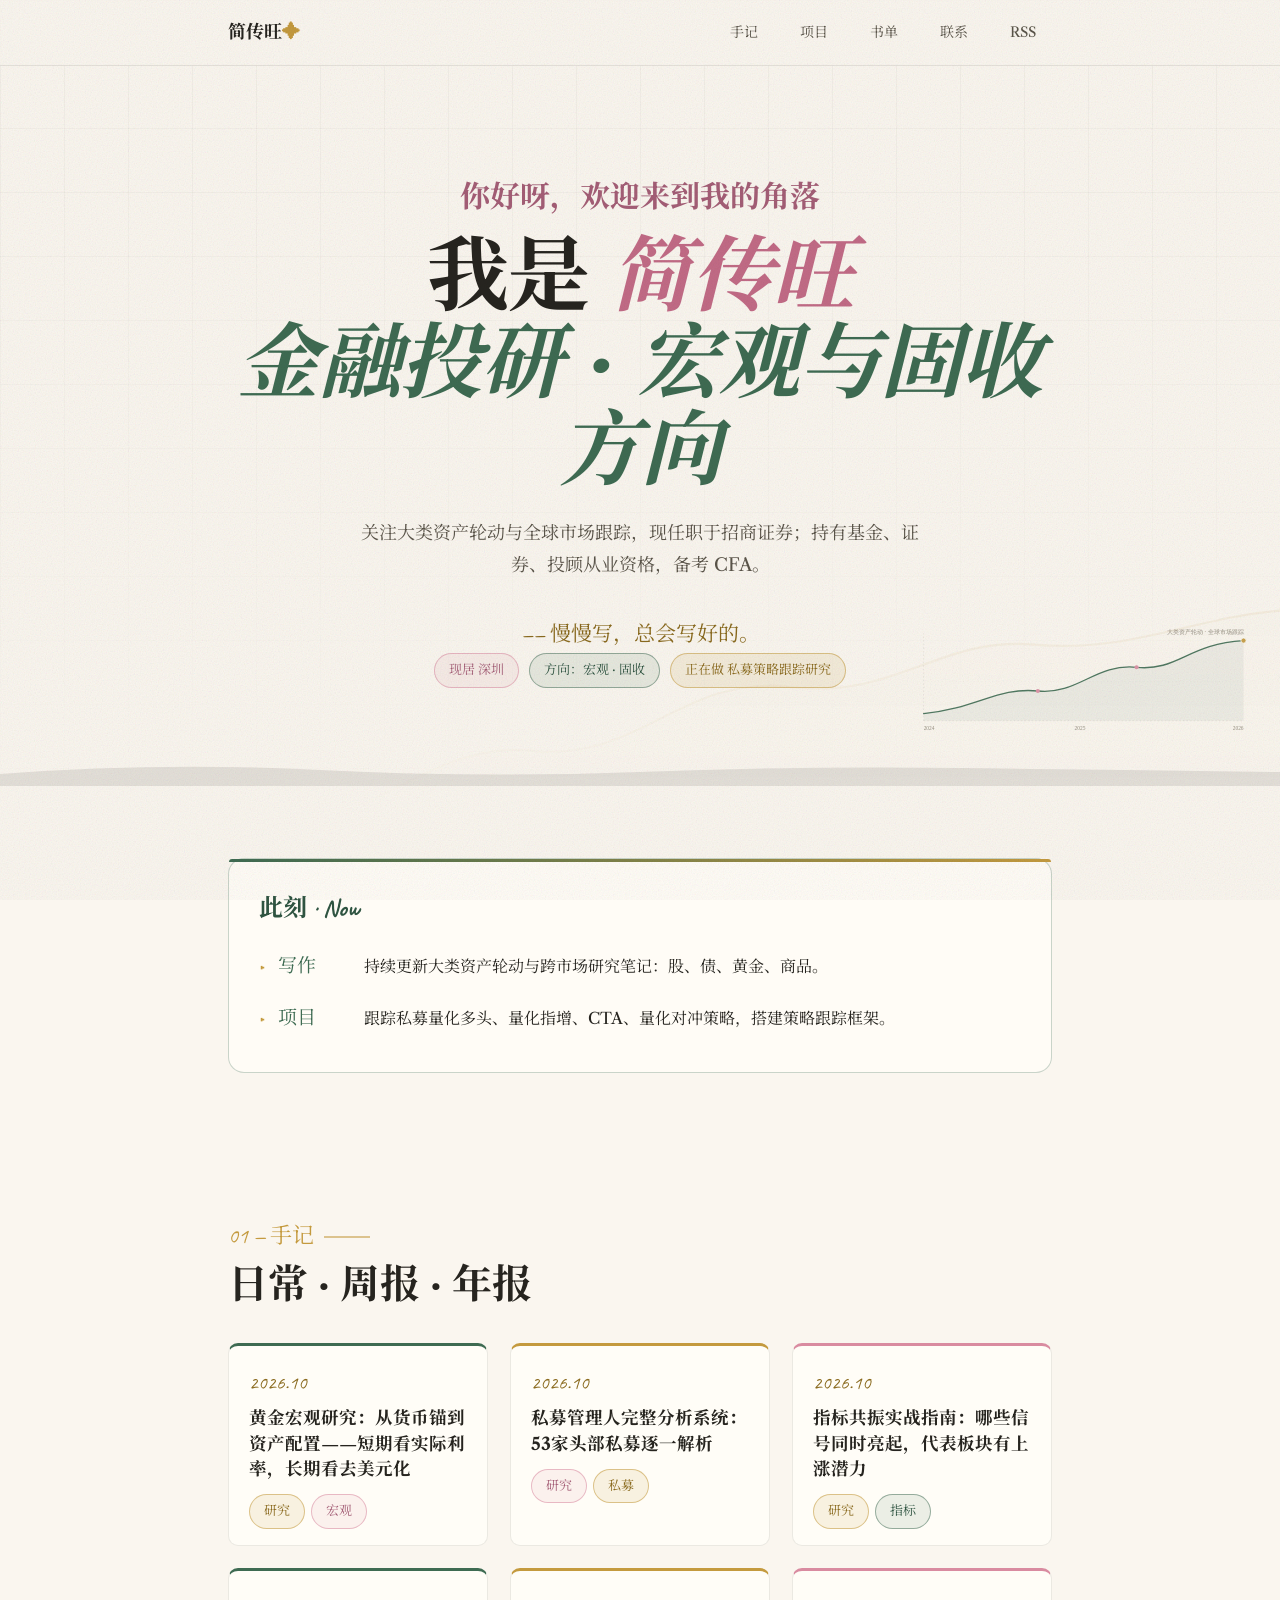
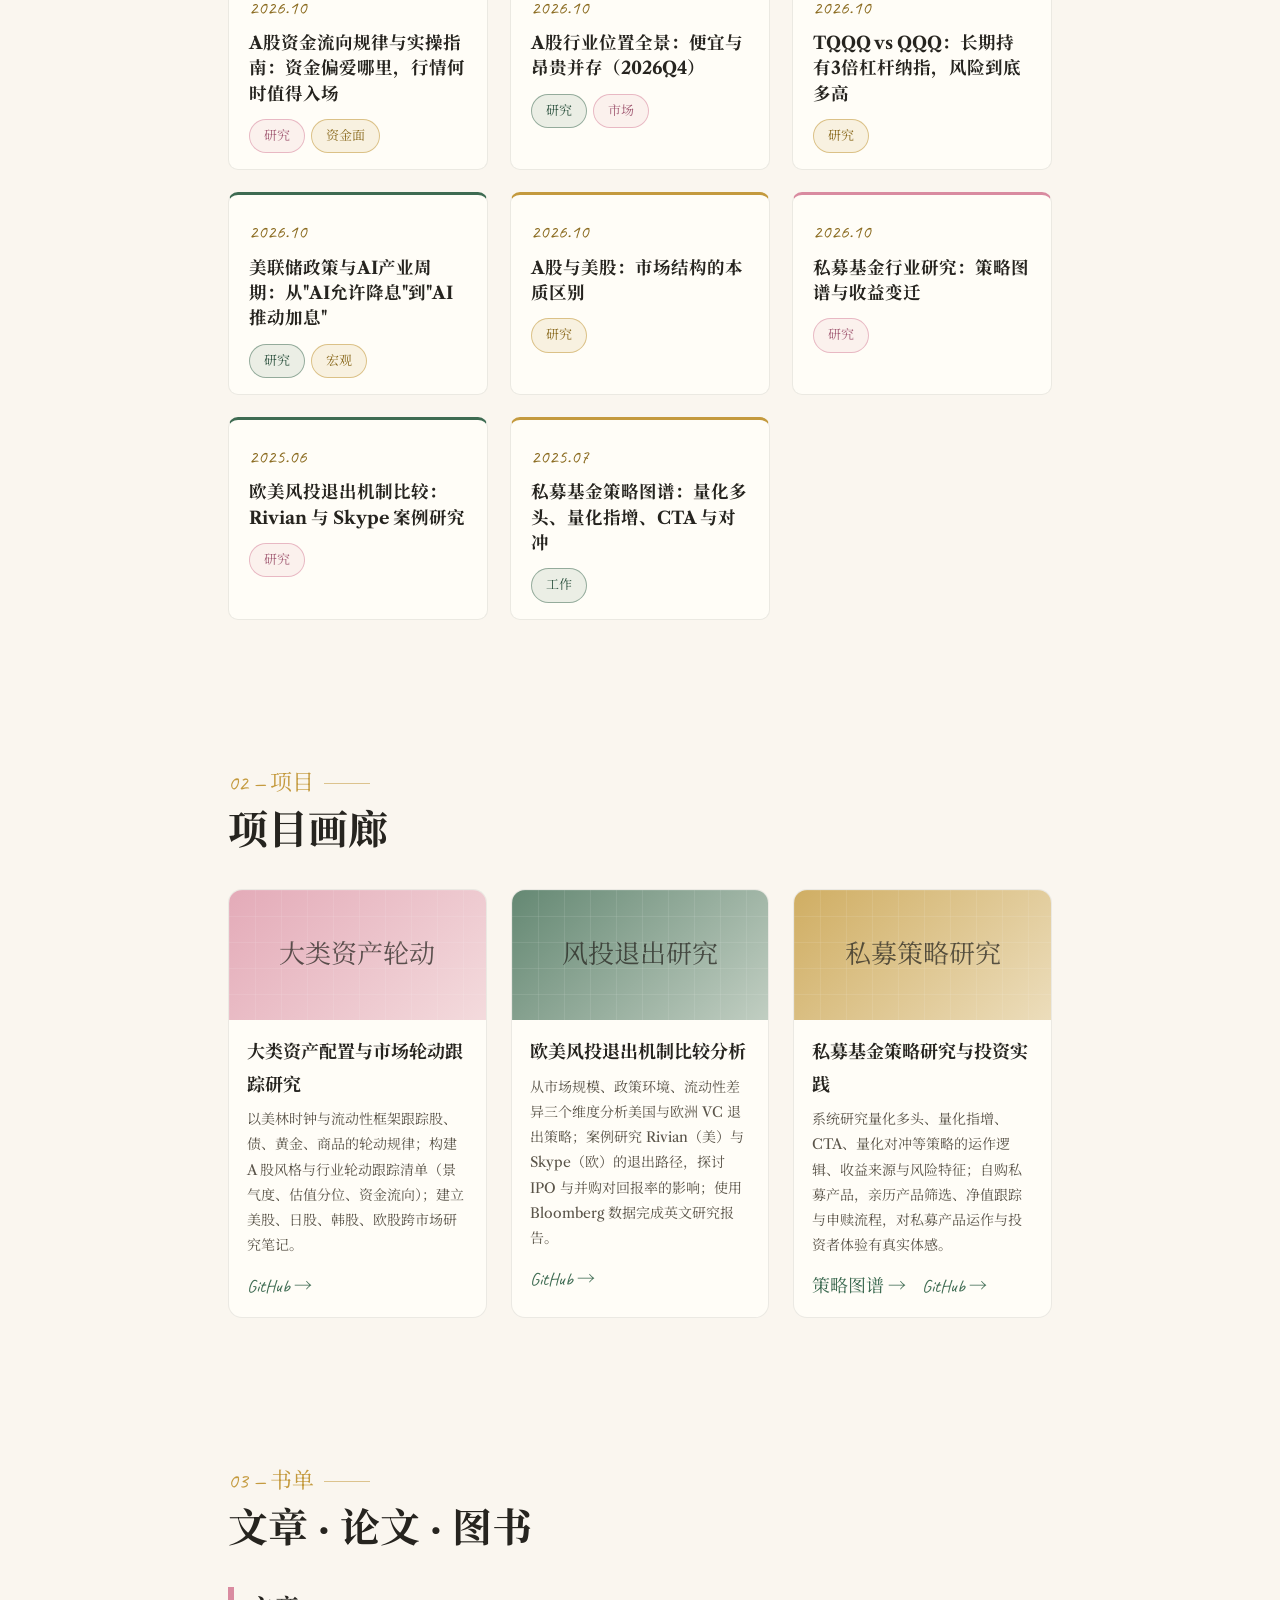
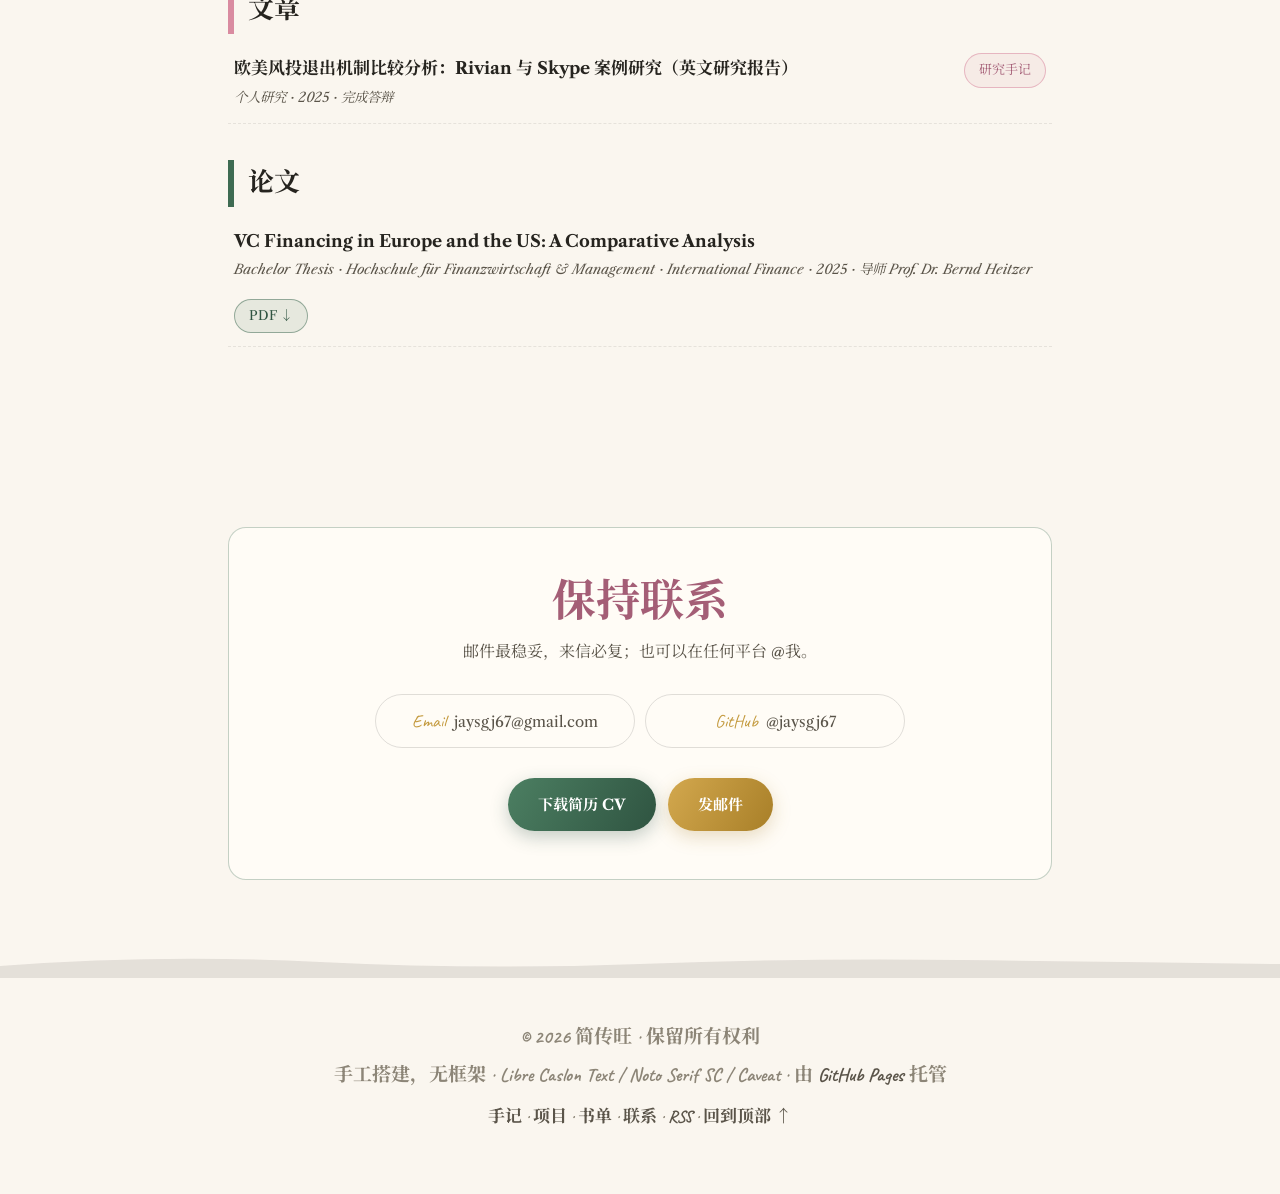
<file: index.html>
<!DOCTYPE html>
<html lang="zh-CN">
<head>
<meta charset="UTF-8">
<meta name="viewport" content="width=device-width, initial-scale=1.0">
<title>简传旺 · 我的角落</title>
<meta name="description" content="简传旺 的个人主页：手记、项目、书单与联系方式。关注大类资产轮动与全球市场跟踪。">
<link rel="alternate" type="application/rss+xml" title="简传旺 · Journal" href="./feed.xml">
<link rel="preconnect" href="https://fonts.googleapis.com">
<link rel="preconnect" href="https://fonts.gstatic.com" crossorigin>
<link href="https://fonts.googleapis.com/css2?family=Libre+Caslon+Text:ital,wght@0,400;0,700;1,400&family=Caveat:wght@600;700&family=Noto+Serif+SC:wght@400;600;700&display=swap" rel="stylesheet">
<link rel="stylesheet" href="./assets/css/style.css">
</head>
<body>

<!-- 研究网格 + 资产轮动曲线背景 -->
<div class="finance-field" aria-hidden="true">
  <svg class="trend-line" viewBox="0 0 1200 320" preserveAspectRatio="none" xmlns="http://www.w3.org/2000/svg">
    <path d="M0 268 C 120 258, 170 200, 260 208 S 400 132, 500 142 S 640 70, 740 82 S 880 34, 970 42 S 1120 16, 1200 10"
          fill="none" stroke="#C49A3E" stroke-width="2" opacity="0.4"/>
    <path d="M0 268 C 120 258, 170 200, 260 208 S 400 132, 500 142 S 640 70, 740 82 S 880 34, 970 42 S 1120 16, 1200 10 L 1200 320 L 0 320 Z"
          fill="#C49A3E" opacity="0.05"/>
  </svg>
</div>

<!-- ============ 顶部栏 ============ -->
<header class="site-header">
  <div class="wrap">
    <a class="brand" href="./">简传旺<span class="dot">✦</span></a>
    <nav class="nav" aria-label="主导航">
      <a href="#journal">手记</a>
      <a href="#projects">项目</a>
      <a href="#publications">书单</a>
      <a href="#contact">联系</a>
      <a href="./feed.xml">RSS</a>
    </nav>
  </div>
</header>

<!-- ============ Hero ============ -->
<section class="hero">
  <div class="wrap">
    <span class="hello hand rise">你好呀，欢迎来到我的角落</span>
    <h1 class="rise rise-1">我是 <em class="accent accent--pink">简传旺</em><br>
      <em class="accent accent--sage">金融投研 · 宏观与固收方向</em></h1>
    <p class="lede rise rise-2">关注大类资产轮动与全球市场跟踪，现任职于招商证券；持有基金、证券、投顾从业资格，备考 CFA。</p>
    <span class="annot rise rise-2">—— 慢慢写，总会写好的。</span>
    <div class="chip-row rise rise-3">
      <span class="chip chip--pink">现居 深圳</span>
      <span class="chip chip--sage">方向：宏观 · 固收</span>
      <span class="chip chip--mustard">正在做 私募策略跟踪研究</span>
    </div>
  </div>

  <svg class="hero-chart" aria-hidden="true" viewBox="0 0 700 240" preserveAspectRatio="xMidYMid meet" xmlns="http://www.w3.org/2000/svg">
    <line x1="46" y1="196" x2="46" y2="26" stroke="rgba(38,36,31,0.16)" stroke-dasharray="3 4"/>
    <line x1="46" y1="196" x2="668" y2="196" stroke="rgba(38,36,31,0.16)" stroke-dasharray="3 4"/>
    <line x1="46" y1="120" x2="668" y2="120" stroke="rgba(38,36,31,0.07)" stroke-dasharray="2 5"/>
    <line x1="46" y1="56" x2="668" y2="56" stroke="rgba(38,36,31,0.07)" stroke-dasharray="2 5"/>
    <path d="M46 182 C 150 172, 190 130, 268 138 S 380 84, 460 92 S 560 46, 668 40"
          fill="none" stroke="#3E6B52" stroke-width="2.6" stroke-linecap="round"/>
    <path d="M46 182 C 150 172, 190 130, 268 138 S 380 84, 460 92 S 560 46, 668 40 L 668 196 L 46 196 Z"
          fill="#3E6B52" opacity="0.07"/>
    <circle cx="268" cy="138" r="4" fill="#D98BA0"/>
    <circle cx="460" cy="92" r="4" fill="#D98BA0"/>
    <circle cx="668" cy="40" r="5" fill="#C49A3E" stroke="#fff" stroke-width="1.5"/>
    <text x="668" y="28" text-anchor="end" font-family="Georgia, serif" font-size="12" fill="#8C8577">大类资产轮动 · 全球市场跟踪</text>
    <text x="46" y="214" font-family="Georgia, serif" font-size="10.5" fill="#8C8577">2024</text>
    <text x="350" y="214" text-anchor="middle" font-family="Georgia, serif" font-size="10.5" fill="#8C8577">2025</text>
    <text x="668" y="214" text-anchor="end" font-family="Georgia, serif" font-size="10.5" fill="#8C8577">2026</text>
  </svg>
</section>

<svg class="wave" viewBox="0 0 1440 26" preserveAspectRatio="none" aria-hidden="true"><path d="M0 14 Q 180 2 360 10 T 720 12 T 1080 8 T 1440 12 V26 H0 Z" fill="currentColor" opacity="0.5"/></svg>

<!-- ============ Now ============ -->
<section class="section" id="now">
  <div class="wrap">
    <div class="now-panel rise">
      <span class="hand">此刻 · Now</span>
      <ul>
        <li><span class="k">写作</span><span>持续更新大类资产轮动与跨市场研究笔记：股、债、黄金、商品。</span></li>
        <li><span class="k">项目</span><span>跟踪私募量化多头、量化指增、CTA、量化对冲策略，搭建策略跟踪框架。</span></li>
      </ul>
    </div>
  </div>
</section>

<!-- ============ Journal / Blog ============ -->
<section class="section" id="journal">
  <div class="wrap">
    <div class="section-head">
      <span class="no">01 — 手记</span>
      <h2>日常 · 周报 · 年报</h2>
    </div>

    <div class="note-grid">
      <article class="note">
        <span class="date">2026.10</span>
        <a class="title" href="./gold-macro.html">黄金宏观研究：从货币锚到资产配置——短期看实际利率，长期看去美元化</a>
        <div class="tags"><span class="chip chip--mustard">研究</span><span class="chip chip--pink">宏观</span></div>
      </article>

      <article class="note">
        <span class="date">2026.10</span>
        <a class="title" href="./private-fund-managers-2026q4.html">私募管理人完整分析系统：53家头部私募逐一解析</a>
        <div class="tags"><span class="chip chip--pink">研究</span><span class="chip chip--mustard">私募</span></div>
      </article>

      <article class="note">
        <span class="date">2026.10</span>
        <a class="title" href="./indicator-resonance.html">指标共振实战指南：哪些信号同时亮起，代表板块有上涨潜力</a>
        <div class="tags"><span class="chip chip--mustard">研究</span><span class="chip chip--sage">指标</span></div>
      </article>

      <article class="note">
        <span class="date">2026.10</span>
        <a class="title" href="./capital-flow-playbook.html">A股资金流向规律与实操指南：资金偏爱哪里，行情何时值得入场</a>
        <div class="tags"><span class="chip chip--pink">研究</span><span class="chip chip--mustard">资金面</span></div>
      </article>

      <article class="note">
        <span class="date">2026.10</span>
        <a class="title" href="./industry-valuation-2026.html">A股行业位置全景：便宜与昂贵并存（2026Q4）</a>
        <div class="tags"><span class="chip chip--sage">研究</span><span class="chip chip--pink">市场</span></div>
      </article>

      <article class="note">
        <span class="date">2026.10</span>
        <a class="title" href="./tqqq-vs-qqq.html">TQQQ vs QQQ：长期持有3倍杠杆纳指，风险到底多高</a>
        <div class="tags"><span class="chip chip--mustard">研究</span></div>
      </article>

      <article class="note">
        <span class="date">2026.10</span>
        <a class="title" href="./fed-ai-cycle.html">美联储政策与AI产业周期：从"AI允许降息"到"AI推动加息"</a>
        <div class="tags"><span class="chip chip--sage">研究</span><span class="chip chip--mustard">宏观</span></div>
      </article>

      <article class="note">
        <span class="date">2026.10</span>
        <a class="title" href="./market-comparison.html">A股与美股：市场结构的本质区别</a>
        <div class="tags"><span class="chip chip--mustard">研究</span></div>
      </article>

      <article class="note">
        <span class="date">2026.10</span>
        <a class="title" href="./private-fund-industry.html">私募基金行业研究：策略图谱与收益变迁</a>
        <div class="tags"><span class="chip chip--pink">研究</span></div>
      </article>

      <article class="note">
        <span class="date">2025.06</span>
        <a class="title" href="./thesis-vc-europe-us.pdf" target="_blank" rel="noopener">欧美风投退出机制比较：Rivian 与 Skype 案例研究</a>
        <div class="tags"><span class="chip chip--pink">研究</span></div>
      </article>

      <article class="note">
        <span class="date">2025.07</span>
        <a class="title" href="./private-strategy-guide.html">私募基金策略图谱：量化多头、量化指增、CTA 与对冲</a>
        <div class="tags"><span class="chip chip--sage">工作</span></div>
      </article>
    </div>
  </div>
</section>

<!-- ============ Projects ============ -->
<section class="section" id="projects">
  <div class="wrap">
    <div class="section-head">
      <span class="no">02 — 项目</span>
      <h2>项目画廊</h2>
    </div>

    <div class="project-grid">
      <article class="pcard">
        <div class="cover cover--pink">大类资产轮动</div>
        <div class="body">
          <h3>大类资产配置与市场轮动跟踪研究</h3>
          <p class="desc">以美林时钟与流动性框架跟踪股、债、黄金、商品的轮动规律；构建 A 股风格与行业轮动跟踪清单（景气度、估值分位、资金流向）；建立美股、日股、韩股、欧股跨市场研究笔记。</p>
          <div class="links">
            <a href="https://github.com/jaysgj67" target="_blank" rel="noopener">GitHub →</a>
          </div>
        </div>
      </article>

      <article class="pcard">
        <div class="cover cover--sage">风投退出研究</div>
        <div class="body">
          <h3>欧美风投退出机制比较分析</h3>
          <p class="desc">从市场规模、政策环境、流动性差异三个维度分析美国与欧洲 VC 退出策略；案例研究 Rivian（美）与 Skype（欧）的退出路径，探讨 IPO 与并购对回报率的影响；使用 Bloomberg 数据完成英文研究报告。</p>
          <div class="links">
            <a href="https://github.com/jaysgj67" target="_blank" rel="noopener">GitHub →</a>
          </div>
        </div>
      </article>

      <article class="pcard">
        <div class="cover cover--mustard">私募策略研究</div>
        <div class="body">
          <h3>私募基金策略研究与投资实践</h3>
          <p class="desc">系统研究量化多头、量化指增、CTA、量化对冲等策略的运作逻辑、收益来源与风险特征；自购私募产品，亲历产品筛选、净值跟踪与申赎流程，对私募产品运作与投资者体验有真实体感。</p>
          <div class="links">
            <a href="./private-strategy-guide.html">策略图谱 →</a>
            <a href="https://github.com/jaysgj67" target="_blank" rel="noopener">GitHub →</a>
          </div>
        </div>
      </article>
    </div>
  </div>
</section>

<!-- ============ Publications ============ -->
<section class="section" id="publications">
  <div class="wrap">
    <div class="section-head">
      <span class="no">03 — 书单</span>
      <h2>文章 · 论文 · 图书</h2>
    </div>

    <div class="pub-group" data-c="pink">
      <h3>文章</h3>
      <div class="pub-row">
        <div>
          <div class="pub-title">欧美风投退出机制比较分析：Rivian 与 Skype 案例研究（英文研究报告）</div>
          <div class="pub-meta">个人研究 · 2025 · 完成答辩</div>
        </div>
        <div class="pub-links"><span class="chip chip--pink">研究手记</span></div>
      </div>
    </div>

    <div class="pub-group" data-c="sage">
      <h3>论文</h3>
      <div class="pub-row">
        <div>
          <div class="pub-title">VC Financing in Europe and the US: A Comparative Analysis</div>
          <div class="pub-meta">Bachelor Thesis · Hochschule für Finanzwirtschaft &amp; Management · International Finance · 2025 · 导师 Prof. Dr. Bernd Heitzer</div>
        </div>
        <div class="pub-links"><a class="chip chip--sage" href="./thesis-vc-europe-us.pdf" target="_blank" rel="noopener">PDF ↓</a></div>
      </div>
    </div>
  </div>
</section>

<!-- ============ Contact ============ -->
<section class="section" id="contact">
  <div class="wrap">
    <div class="contact-card">
      <span class="hand">保持联系</span>
      <p class="sub">邮件最稳妥，来信必复；也可以在任何平台 @我。</p>

      <ul class="social-list">
        <li><a href="mailto:jaysgj67@gmail.com"><span class="k">Email</span>jaysgj67@gmail.com</a></li>
        <li><a href="https://github.com/jaysgj67" target="_blank" rel="noopener"><span class="k">GitHub</span>@jaysgj67</a></li>
      </ul>

      <div class="btn-row">
        <a class="btn" href="./cv.pdf" download>下载简历 CV</a>
        <a class="btn btn--sage" href="mailto:jaysgj67@gmail.com">发邮件</a>
      </div>
    </div>
  </div>
</section>

<svg class="wave" viewBox="0 0 1440 26" preserveAspectRatio="none" aria-hidden="true"><path d="M0 14 Q 180 2 360 10 T 720 12 T 1080 8 T 1440 12 V26 H0 Z" fill="currentColor" opacity="0.5"/></svg>

<!-- ============ 页脚 ============ -->
<footer class="site-footer">
  <div class="wrap">
    <p class="hand">
      © 2026 简传旺 · 保留所有权利<br>
      手工搭建，无框架 · Libre Caslon Text / Noto Serif SC / Caveat · 由
      <a href="https://pages.github.com/" target="_blank" rel="noopener">GitHub Pages</a> 托管
    </p>
    <p class="hand" style="font-size:17px;margin-top:6px;">
      <a href="#journal">手记</a> · <a href="#projects">项目</a> · <a href="#publications">书单</a> ·
      <a href="#contact">联系</a> · <a href="./feed.xml">RSS</a> · <a href="#">回到顶部 ↑</a>
    </p>
  </div>
</footer>

<script>
(function () {
  // 页脚年份自动更新
  document.querySelectorAll(".site-footer .hand").forEach(function (el) {
    el.innerHTML = el.innerHTML.replace("2026", String(new Date().getFullYear()));
  });
})();
</script>
</body>
</html>
</file>
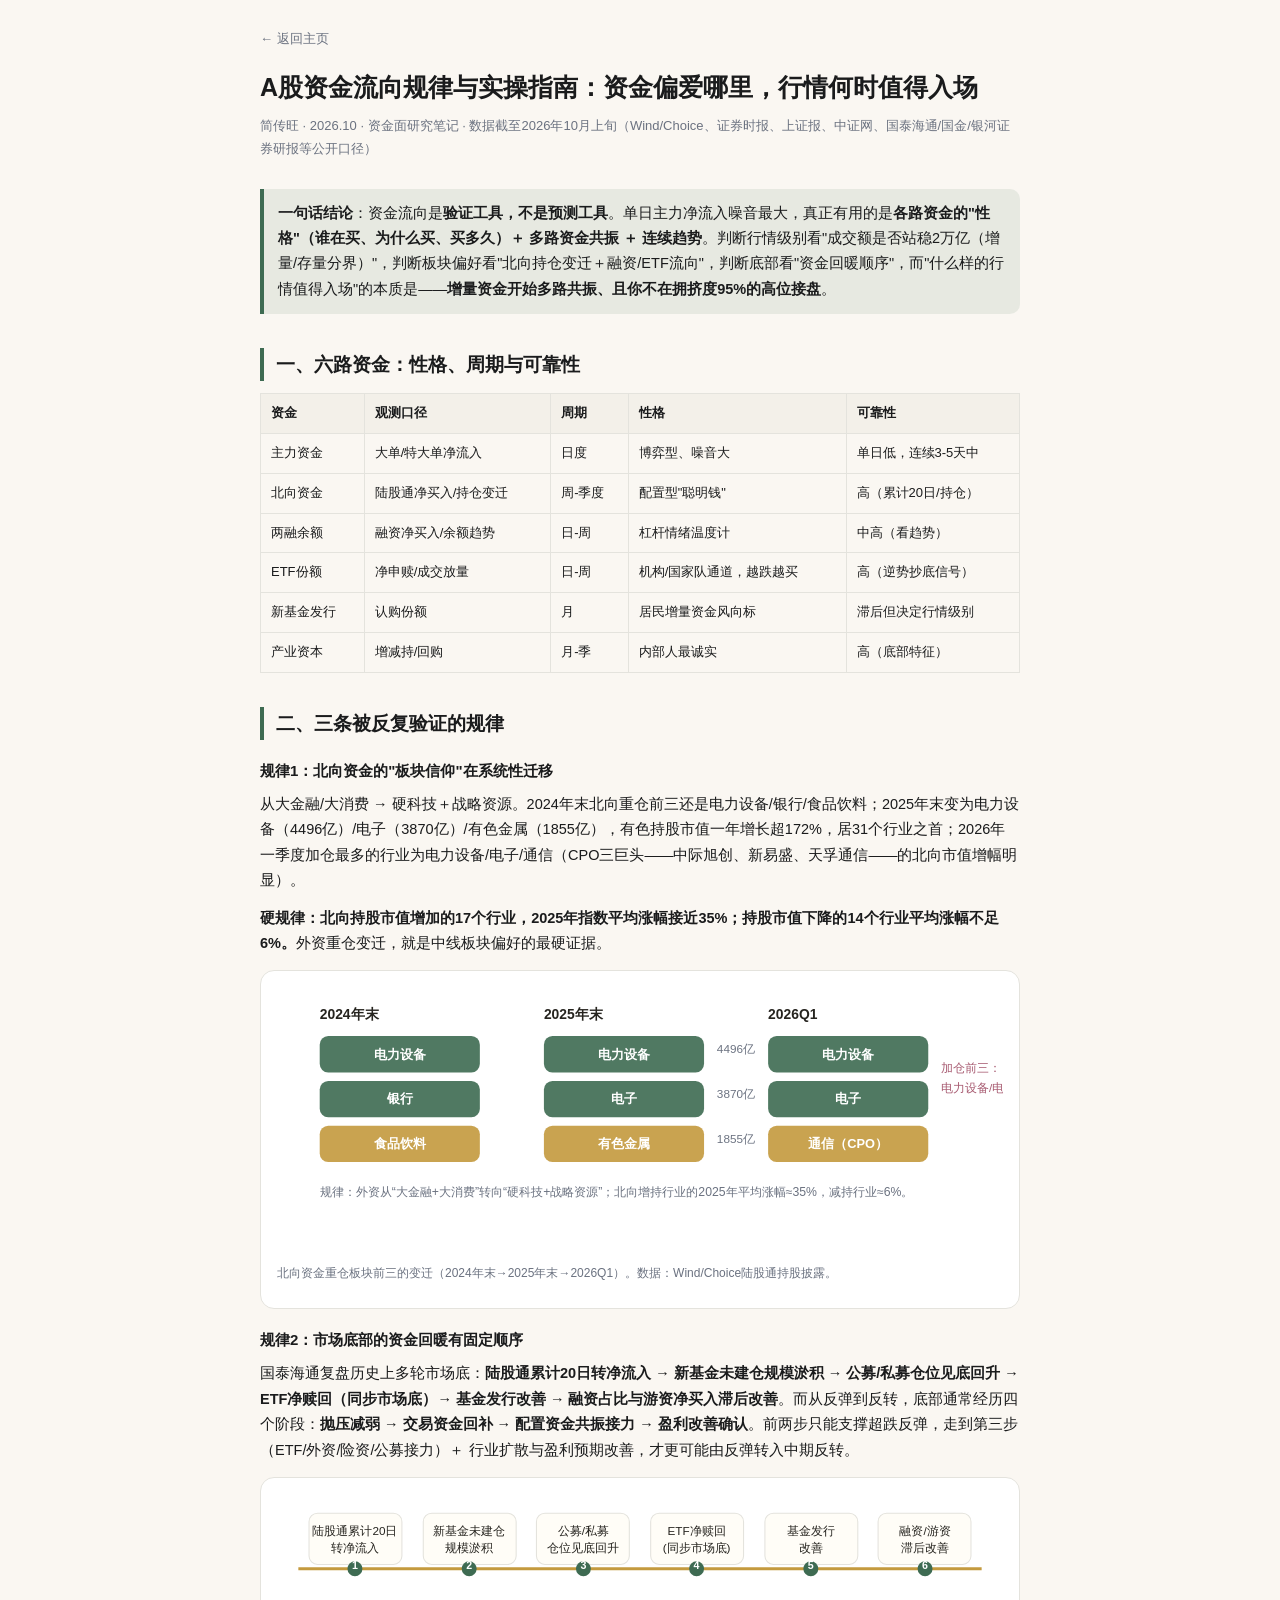
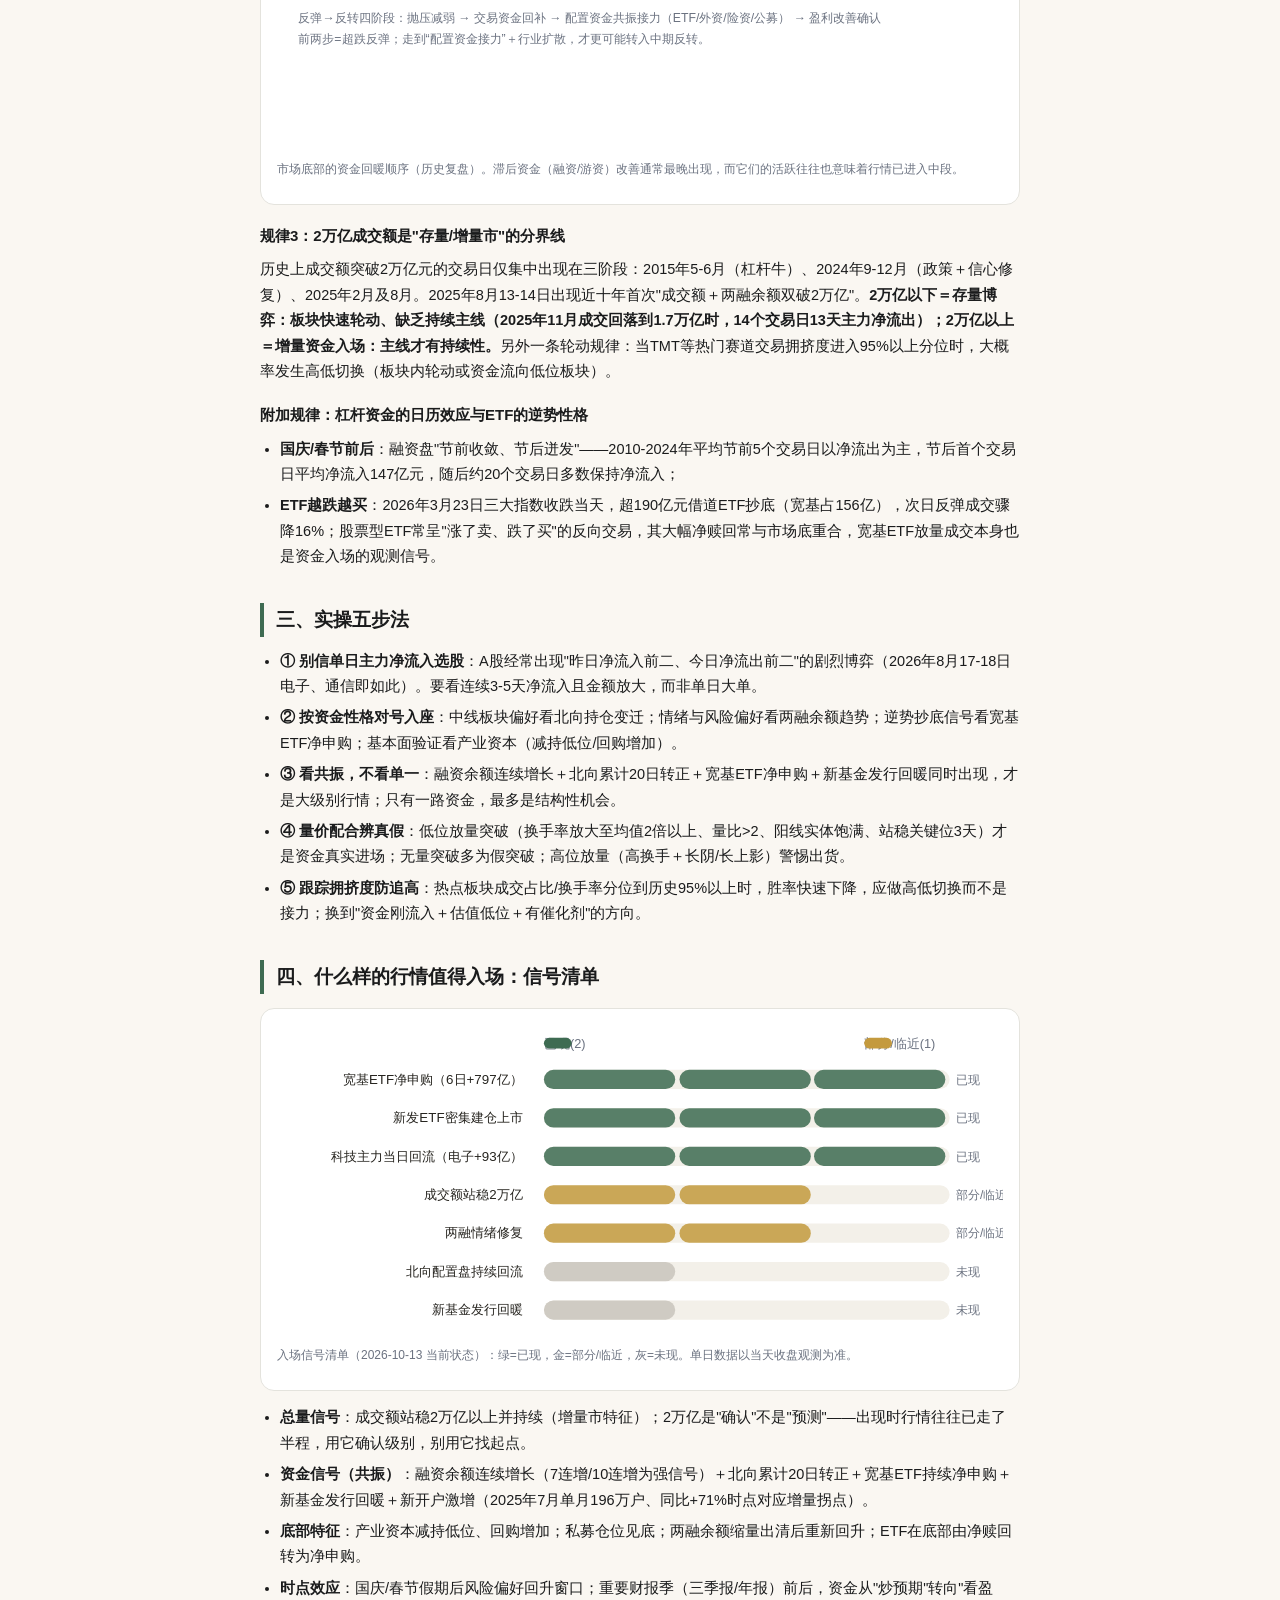
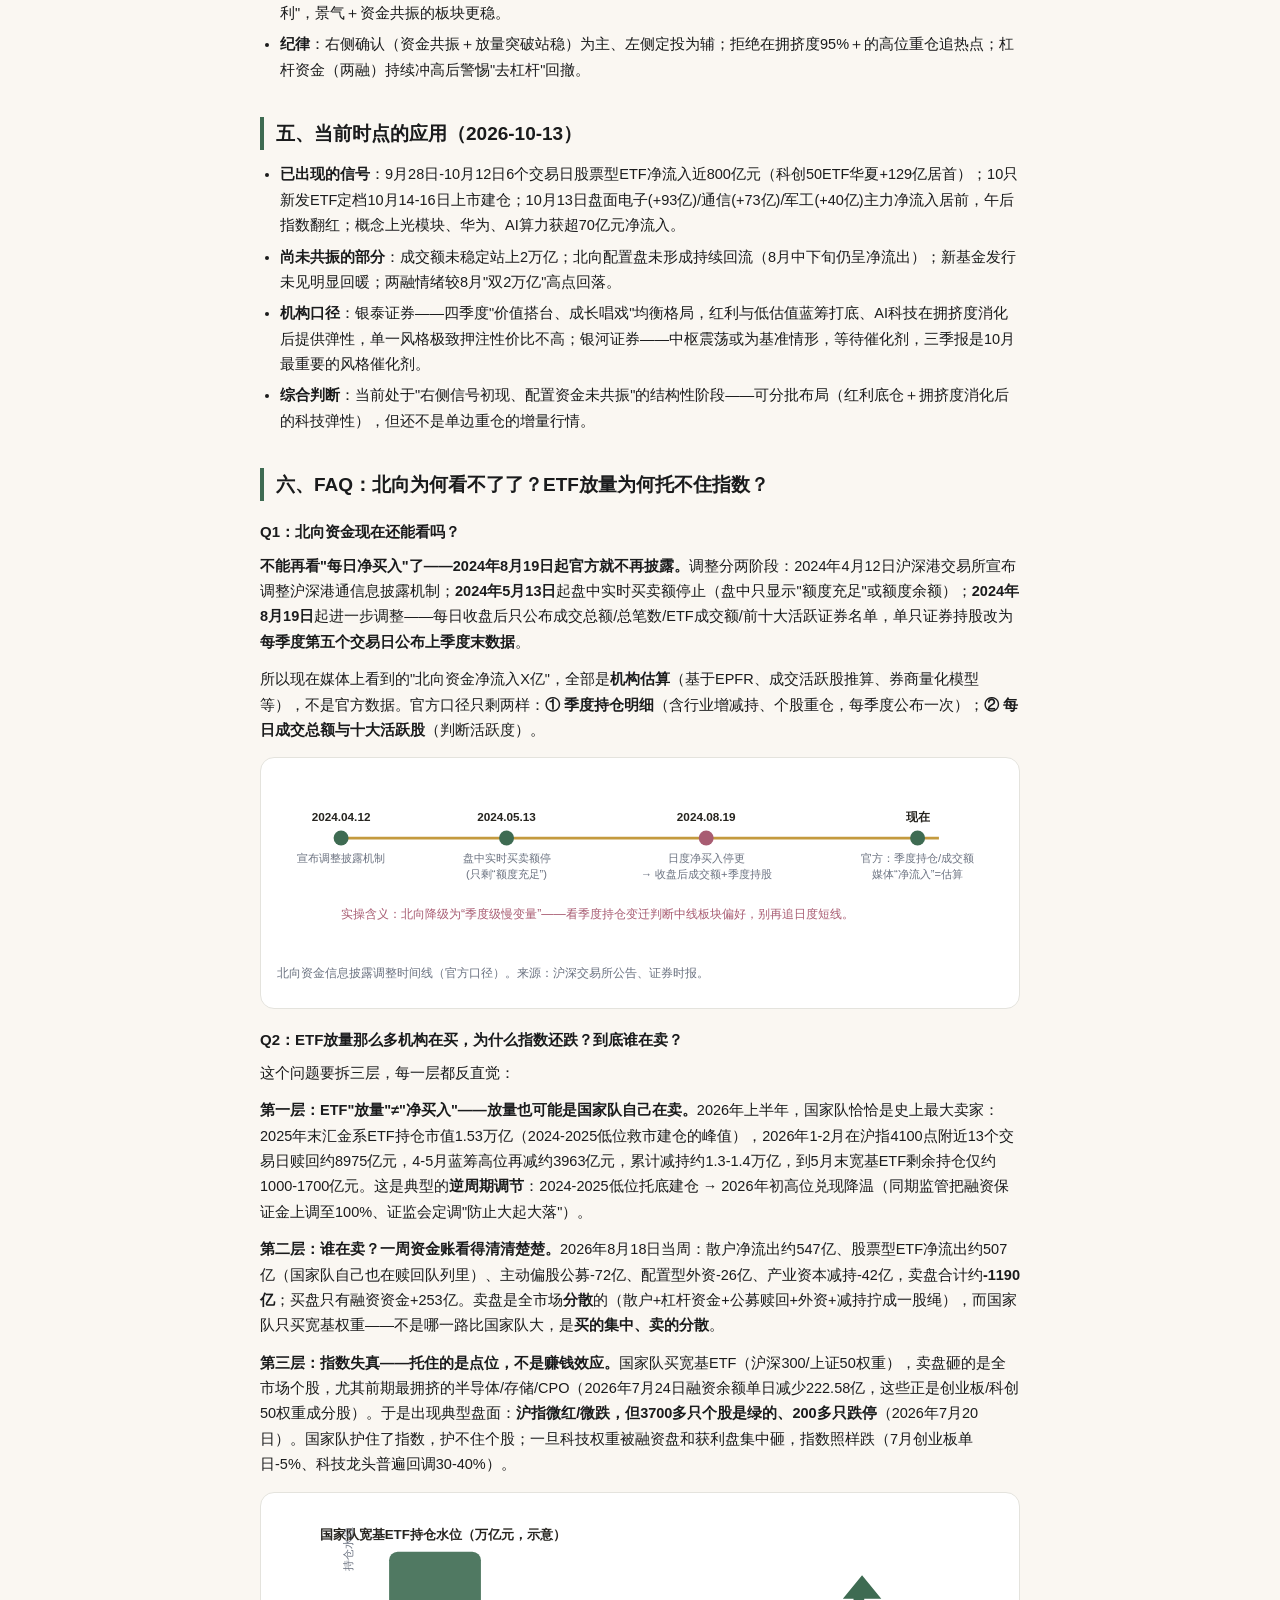
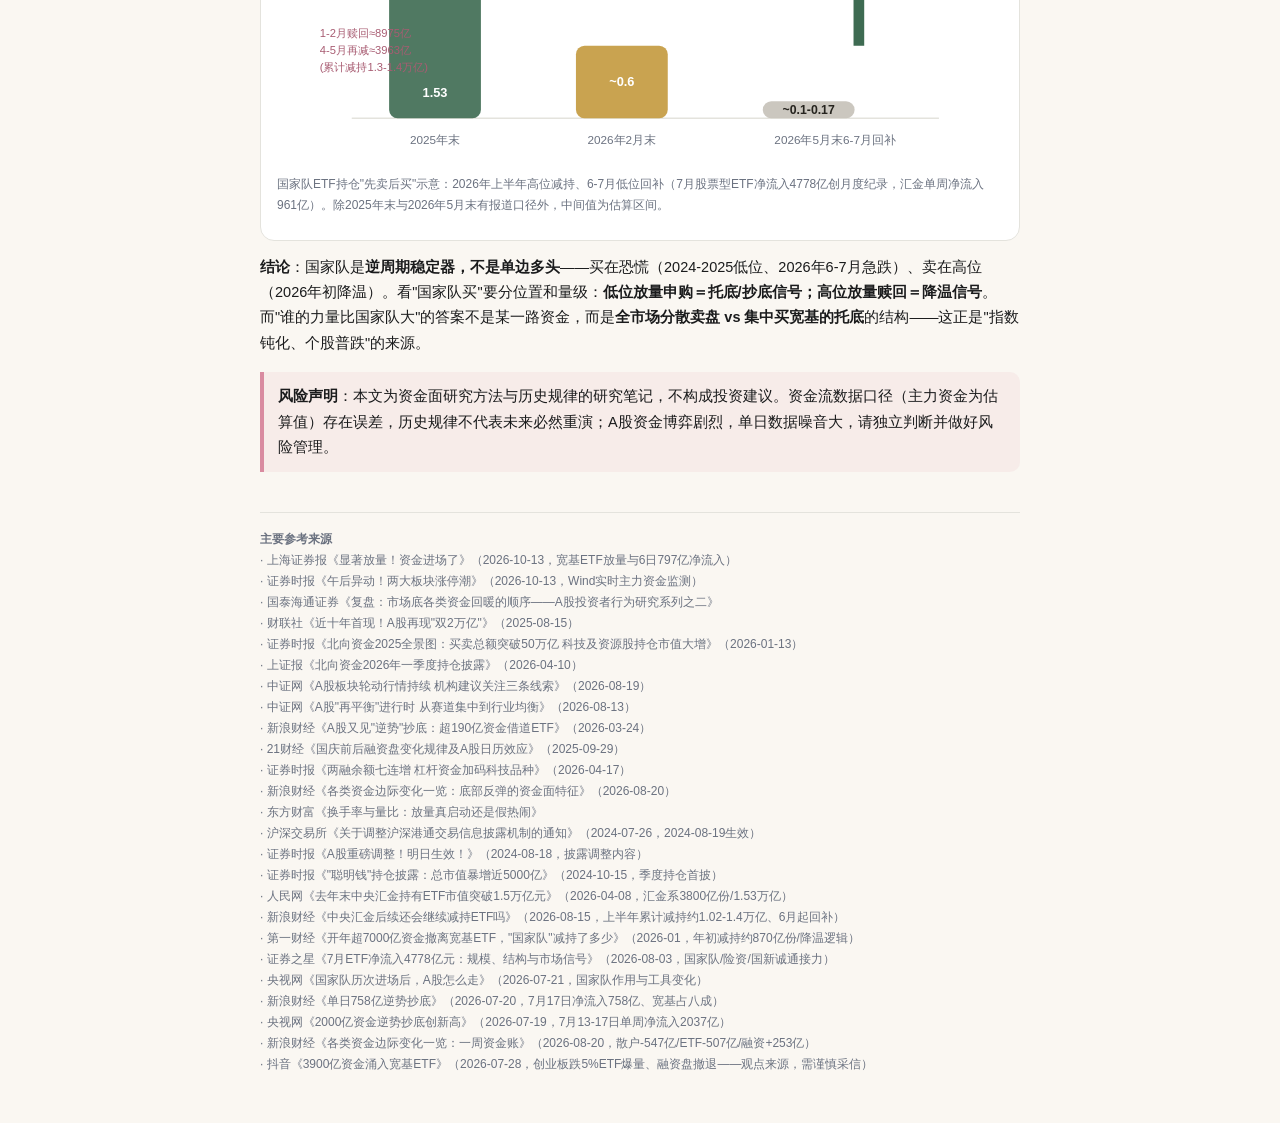
<file: capital-flow-playbook.html>
<!DOCTYPE html>
<html lang="zh-CN">
<head>
<meta charset="UTF-8">
<meta name="viewport" content="width=device-width, initial-scale=1.0">
<title>A股资金流向规律与实操指南 · 简传旺</title>
<meta name="description" content="从主力资金、北向资金、两融、ETF、新基金、产业资本六路资金入手，梳理资金流向规律、板块偏好变迁、底部回暖顺序，以及什么样的行情值得入场。" >
<style>
  :root {
    --text: #1A1B1C; --text2: #6B7280; --bg: #FAF7F2; --card: #FFFFFF;
    --line: #E4E3DD; --pine: #3E6B52; --gold: #C49A3E; --blush: #D98BA0;
  }
  * { box-sizing: border-box; margin: 0; padding: 0; }
  body { font-family: -apple-system, "PingFang SC", "Noto Serif SC", "Segoe UI", Arial, sans-serif; background: var(--bg); color: var(--text); line-height: 1.75; padding: 24px 16px 48px; }
  .wrap { max-width: 760px; margin: 0 auto; }
  .toplink { display: inline-block; font-size: 13px; color: var(--text2); text-decoration: none; margin-bottom: 18px; }
  h1 { font-size: 25px; font-weight: 700; line-height: 1.45; margin-bottom: 10px; }
  .meta { font-size: 13px; color: var(--text2); margin-bottom: 28px; }
  h2 { font-size: 19px; font-weight: 600; margin: 34px 0 12px; padding-left: 12px; border-left: 4px solid var(--pine); }
  h3 { font-size: 15px; font-weight: 600; margin: 18px 0 8px; }
  p { font-size: 14.5px; margin-bottom: 12px; }
  ul { margin: 0 0 12px 20px; }
  li { font-size: 14.5px; margin-bottom: 6px; }
  strong { font-weight: 600; }
  .card { background: var(--card); border: 1px solid var(--line); border-radius: 14px; padding: 16px; margin: 14px 0; }
  .keybox { background: rgba(62, 107, 82, 0.10); border-left: 4px solid var(--pine); padding: 12px 14px; border-radius: 0 10px 10px 0; margin: 16px 0; font-size: 14.5px; }
  .warnbox { background: rgba(217, 139, 160, 0.10); border-left: 4px solid var(--blush); padding: 12px 14px; border-radius: 0 10px 10px 0; margin: 16px 0; font-size: 14.5px; }
  .chart-svg svg { width: 100%; height: auto; display: block; margin: 8px 0 4px; }
  .caption { font-size: 12px; color: var(--text2); margin-bottom: 8px; }
  table { width: 100%; border-collapse: collapse; margin: 12px 0; font-size: 13px; }
  th, td { border: 1px solid var(--line); padding: 8px 10px; text-align: left; }
  th { background: #F3F0E9; font-weight: 600; }
  .sources { font-size: 12px; color: var(--text2); margin-top: 40px; padding-top: 16px; border-top: 1px solid var(--line); }
  .sources a { color: var(--pine); word-break: break-all; }
  .disclaimer { font-size: 12px; color: var(--text2); margin-top: 14px; }
</style>
</head>
<body>
<div class="wrap">
  <a class="toplink" href="./">← 返回主页</a>
  <h1>A股资金流向规律与实操指南：资金偏爱哪里，行情何时值得入场</h1>
  <div class="meta">简传旺 · 2026.10 · 资金面研究笔记 · 数据截至2026年10月上旬（Wind/Choice、证券时报、上证报、中证网、国泰海通/国金/银河证券研报等公开口径）</div>

  <div class="keybox">
    <strong>一句话结论</strong>：资金流向是<strong>验证工具，不是预测工具</strong>。单日主力净流入噪音最大，真正有用的是<strong>各路资金的"性格"（谁在买、为什么买、买多久）＋ 多路资金共振 ＋ 连续趋势</strong>。判断行情级别看"成交额是否站稳2万亿（增量/存量分界）"，判断板块偏好看"北向持仓变迁＋融资/ETF流向"，判断底部看"资金回暖顺序"，而"什么样的行情值得入场"的本质是——<strong>增量资金开始多路共振、且你不在拥挤度95%的高位接盘</strong>。
  </div>

  <h2>一、六路资金：性格、周期与可靠性</h2>
  <table>
    <tr><th>资金</th><th>观测口径</th><th>周期</th><th>性格</th><th>可靠性</th></tr>
    <tr><td>主力资金</td><td>大单/特大单净流入</td><td>日度</td><td>博弈型、噪音大</td><td>单日低，连续3-5天中</td></tr>
    <tr><td>北向资金</td><td>陆股通净买入/持仓变迁</td><td>周-季度</td><td>配置型"聪明钱"</td><td>高（累计20日/持仓）</td></tr>
    <tr><td>两融余额</td><td>融资净买入/余额趋势</td><td>日-周</td><td>杠杆情绪温度计</td><td>中高（看趋势）</td></tr>
    <tr><td>ETF份额</td><td>净申赎/成交放量</td><td>日-周</td><td>机构/国家队通道，越跌越买</td><td>高（逆势抄底信号）</td></tr>
    <tr><td>新基金发行</td><td>认购份额</td><td>月</td><td>居民增量资金风向标</td><td>滞后但决定行情级别</td></tr>
    <tr><td>产业资本</td><td>增减持/回购</td><td>月-季</td><td>内部人最诚实</td><td>高（底部特征）</td></tr>
  </table>

  <h2>二、三条被反复验证的规律</h2>

  <h3>规律1：北向资金的"板块信仰"在系统性迁移</h3>
  <p>从大金融/大消费 → 硬科技＋战略资源。2024年末北向重仓前三还是电力设备/银行/食品饮料；2025年末变为电力设备（4496亿）/电子（3870亿）/有色金属（1855亿），有色持股市值一年增长超172%，居31个行业之首；2026年一季度加仓最多的行业为电力设备/电子/通信（CPO三巨头——中际旭创、新易盛、天孚通信——的北向市值增幅明显）。</p>
  <p><strong>硬规律：北向持股市值增加的17个行业，2025年指数平均涨幅接近35%；持股市值下降的14个行业平均涨幅不足6%。</strong>外资重仓变迁，就是中线板块偏好的最硬证据。</p>
  <div class="card">
    <svg xmlns="http://www.w3.org/2000/svg" viewBox="0 0 680 250" width="100%" height="auto" font-family="PingFang SC, Microsoft YaHei, sans-serif"><text x="40" y="30" font-size="13" font-weight="600" fill="#26241F">2024年末</text><rect x="40" y="46" width="150" height="34" rx="8" fill="#3E6B52" opacity="0.9"/><text x="115" y="67" text-anchor="middle" font-size="12" font-weight="600" fill="#FFFFFF">电力设备</text><rect x="40" y="88" width="150" height="34" rx="8" fill="#3E6B52" opacity="0.9"/><text x="115" y="109" text-anchor="middle" font-size="12" font-weight="600" fill="#FFFFFF">银行</text><rect x="40" y="130" width="150" height="34" rx="8" fill="#C49A3E" opacity="0.9"/><text x="115" y="151" text-anchor="middle" font-size="12" font-weight="600" fill="#FFFFFF">食品饮料</text><text x="250" y="30" font-size="13" font-weight="600" fill="#26241F">2025年末</text><rect x="250" y="46" width="150" height="34" rx="8" fill="#3E6B52" opacity="0.9"/><text x="325" y="67" text-anchor="middle" font-size="12" font-weight="600" fill="#FFFFFF">电力设备</text><rect x="250" y="88" width="150" height="34" rx="8" fill="#3E6B52" opacity="0.9"/><text x="325" y="109" text-anchor="middle" font-size="12" font-weight="600" fill="#FFFFFF">电子</text><rect x="250" y="130" width="150" height="34" rx="8" fill="#C49A3E" opacity="0.9"/><text x="325" y="151" text-anchor="middle" font-size="12" font-weight="600" fill="#FFFFFF">有色金属</text><text x="412" y="62" font-size="11" fill="#6B7280">4496亿</text><text x="412" y="104" font-size="11" fill="#6B7280">3870亿</text><text x="412" y="146" font-size="11" fill="#6B7280">1855亿</text><text x="460" y="30" font-size="13" font-weight="600" fill="#26241F">2026Q1</text><rect x="460" y="46" width="150" height="34" rx="8" fill="#3E6B52" opacity="0.9"/><text x="535" y="67" text-anchor="middle" font-size="12" font-weight="600" fill="#FFFFFF">电力设备</text><rect x="460" y="88" width="150" height="34" rx="8" fill="#3E6B52" opacity="0.9"/><text x="535" y="109" text-anchor="middle" font-size="12" font-weight="600" fill="#FFFFFF">电子</text><rect x="460" y="130" width="150" height="34" rx="8" fill="#C49A3E" opacity="0.9"/><text x="535" y="151" text-anchor="middle" font-size="12" font-weight="600" fill="#FFFFFF">通信（CPO）</text><text x="622" y="80" font-size="11" fill="#A85C72">加仓前三：</text><text x="622" y="98" font-size="11" fill="#A85C72">电力设备/电子/通信</text><text x="40" y="196" font-size="11.5" fill="#6B7280">规律：外资从“大金融+大消费”转向“硬科技+战略资源”；北向增持行业的2025年平均涨幅≈35%，减持行业≈6%。</text><text x="0" y="0" opacity="0">__SVG_OK__</text></svg>
    <div class="caption">北向资金重仓板块前三的变迁（2024年末→2025年末→2026Q1）。数据：Wind/Choice陆股通持股披露。</div>
  </div>

  <h3>规律2：市场底部的资金回暖有固定顺序</h3>
  <p>国泰海通复盘历史上多轮市场底：<strong>陆股通累计20日转净流入 → 新基金未建仓规模淤积 → 公募/私募仓位见底回升 → ETF净赎回（同步市场底）→ 基金发行改善 → 融资占比与游资净买入滞后改善</strong>。而从反弹到反转，底部通常经历四个阶段：<strong>抛压减弱 → 交易资金回补 → 配置资金共振接力 → 盈利改善确认</strong>。前两步只能支撑超跌反弹，走到第三步（ETF/外资/险资/公募接力）＋ 行业扩散与盈利预期改善，才更可能由反弹转入中期反转。</p>
  <div class="card">
    <svg xmlns="http://www.w3.org/2000/svg" viewBox="0 0 680 240" width="100%" height="auto" font-family="PingFang SC, Microsoft YaHei, sans-serif"><line x1="20" y1="70" x2="660" y2="70" stroke="#C49A3E" stroke-width="3"/><rect x="30" y="18" width="87" height="48" rx="8" fill="#FFFDF7" stroke="#E4E3DD"/><text x="73" y="38" text-anchor="middle" font-size="11" fill="#26241F">陆股通累计20日</text><text x="73" y="54" text-anchor="middle" font-size="11" fill="#26241F">转净流入</text><circle cx="73" cy="70" r="7" fill="#3E6B52"/><text x="73" y="70" text-anchor="middle" font-size="10" font-weight="600" fill="#fff">1</text><rect x="137" y="18" width="87" height="48" rx="8" fill="#FFFDF7" stroke="#E4E3DD"/><text x="180" y="38" text-anchor="middle" font-size="11" fill="#26241F">新基金未建仓</text><text x="180" y="54" text-anchor="middle" font-size="11" fill="#26241F">规模淤积</text><circle cx="180" cy="70" r="7" fill="#3E6B52"/><text x="180" y="70" text-anchor="middle" font-size="10" font-weight="600" fill="#fff">2</text><rect x="243" y="18" width="87" height="48" rx="8" fill="#FFFDF7" stroke="#E4E3DD"/><text x="287" y="38" text-anchor="middle" font-size="11" fill="#26241F">公募/私募</text><text x="287" y="54" text-anchor="middle" font-size="11" fill="#26241F">仓位见底回升</text><circle cx="287" cy="70" r="7" fill="#3E6B52"/><text x="287" y="70" text-anchor="middle" font-size="10" font-weight="600" fill="#fff">3</text><rect x="350" y="18" width="87" height="48" rx="8" fill="#FFFDF7" stroke="#E4E3DD"/><text x="393" y="38" text-anchor="middle" font-size="11" fill="#26241F">ETF净赎回</text><text x="393" y="54" text-anchor="middle" font-size="11" fill="#26241F">(同步市场底)</text><circle cx="393" cy="70" r="7" fill="#3E6B52"/><text x="393" y="70" text-anchor="middle" font-size="10" font-weight="600" fill="#fff">4</text><rect x="457" y="18" width="87" height="48" rx="8" fill="#FFFDF7" stroke="#E4E3DD"/><text x="500" y="38" text-anchor="middle" font-size="11" fill="#26241F">基金发行</text><text x="500" y="54" text-anchor="middle" font-size="11" fill="#26241F">改善</text><circle cx="500" cy="70" r="7" fill="#3E6B52"/><text x="500" y="70" text-anchor="middle" font-size="10" font-weight="600" fill="#fff">5</text><rect x="563" y="18" width="87" height="48" rx="8" fill="#FFFDF7" stroke="#E4E3DD"/><text x="607" y="38" text-anchor="middle" font-size="11" fill="#26241F">融资/游资</text><text x="607" y="54" text-anchor="middle" font-size="11" fill="#26241F">滞后改善</text><circle cx="607" cy="70" r="7" fill="#3E6B52"/><text x="607" y="70" text-anchor="middle" font-size="10" font-weight="600" fill="#fff">6</text><text x="20" y="120" font-size="11.5" fill="#6B7280">反弹→反转四阶段：抛压减弱 → 交易资金回补 → 配置资金共振接力（ETF/外资/险资/公募） → 盈利改善确认</text><text x="20" y="140" font-size="11.5" fill="#6B7280">前两步=超跌反弹；走到“配置资金接力”＋行业扩散，才更可能转入中期反转。</text><text x="0" y="0" opacity="0">__SVG_OK__</text></svg>
    <div class="caption">市场底部的资金回暖顺序（历史复盘）。滞后资金（融资/游资）改善通常最晚出现，而它们的活跃往往也意味着行情已进入中段。</div>
  </div>

  <h3>规律3：2万亿成交额是"存量/增量市"的分界线</h3>
  <p>历史上成交额突破2万亿元的交易日仅集中出现在三阶段：2015年5-6月（杠杆牛）、2024年9-12月（政策＋信心修复）、2025年2月及8月。2025年8月13-14日出现近十年首次"成交额＋两融余额双破2万亿"。<strong>2万亿以下＝存量博弈：板块快速轮动、缺乏持续主线（2025年11月成交回落到1.7万亿时，14个交易日13天主力净流出）；2万亿以上＝增量资金入场：主线才有持续性。</strong>另外一条轮动规律：当TMT等热门赛道交易拥挤度进入95%以上分位时，大概率发生高低切换（板块内轮动或资金流向低位板块）。</p>

  <h3>附加规律：杠杆资金的日历效应与ETF的逆势性格</h3>
  <ul>
    <li><strong>国庆/春节前后</strong>：融资盘"节前收敛、节后迸发"——2010-2024年平均节前5个交易日以净流出为主，节后首个交易日平均净流入147亿元，随后约20个交易日多数保持净流入；</li>
    <li><strong>ETF越跌越买</strong>：2026年3月23日三大指数收跌当天，超190亿元借道ETF抄底（宽基占156亿），次日反弹成交骤降16%；股票型ETF常呈"涨了卖、跌了买"的反向交易，其大幅净赎回常与市场底重合，宽基ETF放量成交本身也是资金入场的观测信号。</li>
  </ul>

  <h2>三、实操五步法</h2>
  <ul>
    <li><strong>① 别信单日主力净流入选股</strong>：A股经常出现"昨日净流入前二、今日净流出前二"的剧烈博弈（2026年8月17-18日电子、通信即如此）。要看连续3-5天净流入且金额放大，而非单日大单。</li>
    <li><strong>② 按资金性格对号入座</strong>：中线板块偏好看北向持仓变迁；情绪与风险偏好看两融余额趋势；逆势抄底信号看宽基ETF净申购；基本面验证看产业资本（减持低位/回购增加）。</li>
    <li><strong>③ 看共振，不看单一</strong>：融资余额连续增长＋北向累计20日转正＋宽基ETF净申购＋新基金发行回暖同时出现，才是大级别行情；只有一路资金，最多是结构性机会。</li>
    <li><strong>④ 量价配合辨真假</strong>：低位放量突破（换手率放大至均值2倍以上、量比&gt;2、阳线实体饱满、站稳关键位3天）才是资金真实进场；无量突破多为假突破；高位放量（高换手＋长阴/长上影）警惕出货。</li>
    <li><strong>⑤ 跟踪拥挤度防追高</strong>：热点板块成交占比/换手率分位到历史95%以上时，胜率快速下降，应做高低切换而不是接力；换到"资金刚流入＋估值低位＋有催化剂"的方向。</li>
  </ul>

  <h2>四、什么样的行情值得入场：信号清单</h2>
  <div class="card">
    <svg xmlns="http://www.w3.org/2000/svg" viewBox="0 0 680 292" width="100%" height="auto" font-family="PingFang SC, Microsoft YaHei, sans-serif"><text x="250" y="22" font-size="12" fill="#6B7280">已现(2)</text><rect x="250" y="12" width="26" height="10" rx="5" fill="#3E6B52"/><text x="550" y="22" font-size="12" fill="#6B7280">部分/临近(1)</text><rect x="550" y="12" width="26" height="10" rx="5" fill="#C49A3E"/><text x="780" y="22" font-size="12" fill="#6B7280">未现(0)</text><rect x="780" y="12" width="26" height="10" rx="5" fill="#C9C5BC"/><text x="230" y="55" text-anchor="end" font-size="12.5" fill="#26241F">宽基ETF净申购（6日+797亿）</text><rect x="250" y="42" width="380" height="18" rx="9" fill="#F3F0E9"/><rect x="250" y="42" width="123" height="18" rx="9" fill="#3E6B52" opacity="0.85"/><rect x="377" y="42" width="123" height="18" rx="9" fill="#3E6B52" opacity="0.85"/><rect x="503" y="42" width="123" height="18" rx="9" fill="#3E6B52" opacity="0.85"/><text x="636" y="55" font-size="11.5" fill="#6B7280">已现</text><text x="230" y="91" text-anchor="end" font-size="12.5" fill="#26241F">新发ETF密集建仓上市</text><rect x="250" y="78" width="380" height="18" rx="9" fill="#F3F0E9"/><rect x="250" y="78" width="123" height="18" rx="9" fill="#3E6B52" opacity="0.85"/><rect x="377" y="78" width="123" height="18" rx="9" fill="#3E6B52" opacity="0.85"/><rect x="503" y="78" width="123" height="18" rx="9" fill="#3E6B52" opacity="0.85"/><text x="636" y="91" font-size="11.5" fill="#6B7280">已现</text><text x="230" y="127" text-anchor="end" font-size="12.5" fill="#26241F">科技主力当日回流（电子+93亿）</text><rect x="250" y="114" width="380" height="18" rx="9" fill="#F3F0E9"/><rect x="250" y="114" width="123" height="18" rx="9" fill="#3E6B52" opacity="0.85"/><rect x="377" y="114" width="123" height="18" rx="9" fill="#3E6B52" opacity="0.85"/><rect x="503" y="114" width="123" height="18" rx="9" fill="#3E6B52" opacity="0.85"/><text x="636" y="127" font-size="11.5" fill="#6B7280">已现</text><text x="230" y="163" text-anchor="end" font-size="12.5" fill="#26241F">成交额站稳2万亿</text><rect x="250" y="150" width="380" height="18" rx="9" fill="#F3F0E9"/><rect x="250" y="150" width="123" height="18" rx="9" fill="#C49A3E" opacity="0.85"/><rect x="377" y="150" width="123" height="18" rx="9" fill="#C49A3E" opacity="0.85"/><text x="636" y="163" font-size="11.5" fill="#6B7280">部分/临近</text><text x="230" y="199" text-anchor="end" font-size="12.5" fill="#26241F">两融情绪修复</text><rect x="250" y="186" width="380" height="18" rx="9" fill="#F3F0E9"/><rect x="250" y="186" width="123" height="18" rx="9" fill="#C49A3E" opacity="0.85"/><rect x="377" y="186" width="123" height="18" rx="9" fill="#C49A3E" opacity="0.85"/><text x="636" y="199" font-size="11.5" fill="#6B7280">部分/临近</text><text x="230" y="235" text-anchor="end" font-size="12.5" fill="#26241F">北向配置盘持续回流</text><rect x="250" y="222" width="380" height="18" rx="9" fill="#F3F0E9"/><rect x="250" y="222" width="123" height="18" rx="9" fill="#C9C5BC" opacity="0.85"/><text x="636" y="235" font-size="11.5" fill="#6B7280">未现</text><text x="230" y="271" text-anchor="end" font-size="12.5" fill="#26241F">新基金发行回暖</text><rect x="250" y="258" width="380" height="18" rx="9" fill="#F3F0E9"/><rect x="250" y="258" width="123" height="18" rx="9" fill="#C9C5BC" opacity="0.85"/><text x="636" y="271" font-size="11.5" fill="#6B7280">未现</text><text x="0" y="0" opacity="0">__SVG_OK__</text></svg>
    <div class="caption">入场信号清单（2026-10-13 当前状态）：绿=已现，金=部分/临近，灰=未现。单日数据以当天收盘观测为准。</div>
  </div>
  <ul>
    <li><strong>总量信号</strong>：成交额站稳2万亿以上并持续（增量市特征）；2万亿是"确认"不是"预测"——出现时行情往往已走了半程，用它确认级别，别用它找起点。</li>
    <li><strong>资金信号（共振）</strong>：融资余额连续增长（7连增/10连增为强信号）＋北向累计20日转正＋宽基ETF持续净申购＋新基金发行回暖＋新开户激增（2025年7月单月196万户、同比+71%时点对应增量拐点）。</li>
    <li><strong>底部特征</strong>：产业资本减持低位、回购增加；私募仓位见底；两融余额缩量出清后重新回升；ETF在底部由净赎回转为净申购。</li>
    <li><strong>时点效应</strong>：国庆/春节假期后风险偏好回升窗口；重要财报季（三季报/年报）前后，资金从"炒预期"转向"看盈利"，景气＋资金共振的板块更稳。</li>
    <li><strong>纪律</strong>：右侧确认（资金共振＋放量突破站稳）为主、左侧定投为辅；拒绝在拥挤度95%＋的高位重仓追热点；杠杆资金（两融）持续冲高后警惕"去杠杆"回撤。</li>
  </ul>

  <h2>五、当前时点的应用（2026-10-13）</h2>
  <ul>
    <li><strong>已出现的信号</strong>：9月28日-10月12日6个交易日股票型ETF净流入近800亿元（科创50ETF华夏+129亿居首）；10只新发ETF定档10月14-16日上市建仓；10月13日盘面电子(+93亿)/通信(+73亿)/军工(+40亿)主力净流入居前，午后指数翻红；概念上光模块、华为、AI算力获超70亿元净流入。</li>
    <li><strong>尚未共振的部分</strong>：成交额未稳定站上2万亿；北向配置盘未形成持续回流（8月中下旬仍呈净流出）；新基金发行未见明显回暖；两融情绪较8月"双2万亿"高点回落。</li>
    <li><strong>机构口径</strong>：银泰证券——四季度"价值搭台、成长唱戏"均衡格局，红利与低估值蓝筹打底、AI科技在拥挤度消化后提供弹性，单一风格极致押注性价比不高；银河证券——中枢震荡或为基准情形，等待催化剂，三季报是10月最重要的风格催化剂。</li>
    <li><strong>综合判断</strong>：当前处于"右侧信号初现、配置资金未共振"的结构性阶段——可分批布局（红利底仓＋拥挤度消化后的科技弹性），但还不是单边重仓的增量行情。</li>
  </ul>

  <h2>六、FAQ：北向为何看不了了？ETF放量为何托不住指数？</h2>

  <h3>Q1：北向资金现在还能看吗？</h3>
  <p><strong>不能再看"每日净买入"了——2024年8月19日起官方就不再披露。</strong>调整分两阶段：2024年4月12日沪深港交易所宣布调整沪深港通信息披露机制；<strong>2024年5月13日</strong>起盘中实时买卖额停止（盘中只显示"额度充足"或额度余额）；<strong>2024年8月19日</strong>起进一步调整——每日收盘后只公布成交总额/总笔数/ETF成交额/前十大活跃证券名单，单只证券持股改为<strong>每季度第五个交易日公布上季度末数据</strong>。</p>
  <p>所以现在媒体上看到的"北向资金净流入X亿"，全部是<strong>机构估算</strong>（基于EPFR、成交活跃股推算、券商量化模型等），不是官方数据。官方口径只剩两样：<strong>① 季度持仓明细</strong>（含行业增减持、个股重仓，每季度公布一次）；<strong>② 每日成交总额与十大活跃股</strong>（判断活跃度）。</p>
  <div class="card">
    <svg xmlns="http://www.w3.org/2000/svg" viewBox="0 0 680 168" width="100%" height="auto" font-family="PingFang SC, Microsoft YaHei, sans-serif"><line x1="60" y1="60" x2="620" y2="60" stroke="#C49A3E" stroke-width="2.5"/><circle cx="60" cy="60" r="7" fill="#3E6B52"/><text x="60" y="44" text-anchor="middle" font-size="11" font-weight="600" fill="#26241F">2024.04.12</text><text x="60" y="82" text-anchor="middle" font-size="10.5" fill="#6B7280">宣布调整披露机制</text><circle cx="215" cy="60" r="7" fill="#3E6B52"/><text x="215" y="44" text-anchor="middle" font-size="11" font-weight="600" fill="#26241F">2024.05.13</text><text x="215" y="82" text-anchor="middle" font-size="10.5" fill="#6B7280">盘中实时买卖额停</text><text x="215" y="97" text-anchor="middle" font-size="10.5" fill="#6B7280">(只剩“额度充足”)</text><circle cx="402" cy="60" r="7" fill="#A85C72"/><text x="402" y="44" text-anchor="middle" font-size="11" font-weight="600" fill="#26241F">2024.08.19</text><text x="402" y="82" text-anchor="middle" font-size="10.5" fill="#6B7280">日度净买入停更</text><text x="402" y="97" text-anchor="middle" font-size="10.5" fill="#6B7280">→ 收盘后成交额+季度持股</text><circle cx="600" cy="60" r="7" fill="#3E6B52"/><text x="600" y="44" text-anchor="middle" font-size="11" font-weight="600" fill="#26241F">现在</text><text x="600" y="82" text-anchor="middle" font-size="10.5" fill="#6B7280">官方：季度持仓/成交额</text><text x="600" y="97" text-anchor="middle" font-size="10.5" fill="#6B7280">媒体“净流入”=估算</text><text x="60" y="135" font-size="11.5" fill="#A85C72">实操含义：北向降级为“季度级慢变量”——看季度持仓变迁判断中线板块偏好，别再追日度短线。</text><text x="0" y="0" opacity="0">__SVG_OK__</text></svg>
    <div class="caption">北向资金信息披露调整时间线（官方口径）。来源：沪深交易所公告、证券时报。</div>
  </div>

  <h3>Q2：ETF放量那么多机构在买，为什么指数还跌？到底谁在卖？</h3>
  <p>这个问题要拆三层，每一层都反直觉：</p>
  <p><strong>第一层：ETF"放量"≠"净买入"——放量也可能是国家队自己在卖。</strong>2026年上半年，国家队恰恰是史上最大卖家：2025年末汇金系ETF持仓市值1.53万亿（2024-2025低位救市建仓的峰值），2026年1-2月在沪指4100点附近13个交易日赎回约8975亿元，4-5月蓝筹高位再减约3963亿元，累计减持约1.3-1.4万亿，到5月末宽基ETF剩余持仓仅约1000-1700亿元。这是典型的<strong>逆周期调节</strong>：2024-2025低位托底建仓 → 2026年初高位兑现降温（同期监管把融资保证金上调至100%、证监会定调"防止大起大落"）。</p>
  <p><strong>第二层：谁在卖？一周资金账看得清清楚楚。</strong>2026年8月18日当周：散户净流出约547亿、股票型ETF净流出约507亿（国家队自己也在赎回队列里）、主动偏股公募-72亿、配置型外资-26亿、产业资本减持-42亿，卖盘合计约<strong>-1190亿</strong>；买盘只有融资资金+253亿。卖盘是全市场<strong>分散</strong>的（散户+杠杆资金+公募赎回+外资+减持拧成一股绳），而国家队只买宽基权重——不是哪一路比国家队大，是<strong>买的集中、卖的分散</strong>。</p>
  <p><strong>第三层：指数失真——托住的是点位，不是赚钱效应。</strong>国家队买宽基ETF（沪深300/上证50权重），卖盘砸的是全市场个股，尤其前期最拥挤的半导体/存储/CPO（2026年7月24日融资余额单日减少222.58亿，这些正是创业板/科创50权重成分股）。于是出现典型盘面：<strong>沪指微红/微跌，但3700多只个股是绿的、200多只跌停</strong>（2026年7月20日）。国家队护住了指数，护不住个股；一旦科技权重被融资盘和获利盘集中砸，指数照样跌（7月创业板单日-5%、科技龙头普遍回调30-40%）。</p>
  <div class="card">
    <svg xmlns="http://www.w3.org/2000/svg" viewBox="0 0 680 240" width="100%" height="auto" font-family="PingFang SC, Microsoft YaHei, sans-serif"><text x="40" y="28" font-size="12.5" font-weight="600" fill="#26241F">国家队宽基ETF持仓水位（万亿元，示意）</text><line x1="70" y1="196" x2="620" y2="196" stroke="#E4E3DD" stroke-width="1.5"/><rect x="105" y="40" width="86" height="156" rx="8" fill="#3E6B52" opacity="0.9"/><text x="148" y="176" text-anchor="middle" font-size="12" font-weight="600" fill="#fff">1.53</text><rect x="280" y="128" width="86" height="68" rx="8" fill="#C49A3E" opacity="0.9"/><text x="323" y="166" text-anchor="middle" font-size="12" font-weight="600" fill="#fff">~0.6</text><rect x="455" y="180" width="86" height="16" rx="8" fill="#C9C5BC" opacity="0.95"/><text x="498" y="192" text-anchor="middle" font-size="11.5" font-weight="600" fill="#26241F">~0.1-0.17</text><path d="M 540 128 L 540 84 L 566 84 L 548 62 L 530 84 L 550 84 L 550 128 Z" fill="#3E6B52"/><text x="148" y="220" text-anchor="middle" font-size="11" fill="#6B7280">2025年末</text><text x="323" y="220" text-anchor="middle" font-size="11" fill="#6B7280">2026年2月末</text><text x="498" y="220" text-anchor="middle" font-size="11" fill="#6B7280">2026年5月末</text><text x="555" y="220" text-anchor="middle" font-size="11" fill="#6B7280">6-7月回补</text><text x="40" y="120" font-size="10.5" fill="#A85C72">1-2月赎回≈8975亿</text><text x="40" y="136" font-size="10.5" fill="#A85C72">4-5月再减≈3963亿</text><text x="40" y="152" font-size="10.5" fill="#A85C72">(累计减持1.3-1.4万亿)</text><text x="70" y="58" font-size="10.5" fill="#6B7280" transform="rotate(-90 70 58)">持仓水位</text><text x="0" y="0" opacity="0">__SVG_OK__</text></svg>
    <div class="caption">国家队ETF持仓"先卖后买"示意：2026年上半年高位减持、6-7月低位回补（7月股票型ETF净流入4778亿创月度纪录，汇金单周净流入961亿）。除2025年末与2026年5月末有报道口径外，中间值为估算区间。</div>
  </div>
  <p><strong>结论</strong>：国家队是<strong>逆周期稳定器，不是单边多头</strong>——买在恐慌（2024-2025低位、2026年6-7月急跌）、卖在高位（2026年初降温）。看"国家队买"要分位置和量级：<strong>低位放量申购＝托底/抄底信号；高位放量赎回＝降温信号</strong>。而"谁的力量比国家队大"的答案不是某一路资金，而是<strong>全市场分散卖盘 vs 集中买宽基的托底</strong>的结构——这正是"指数钝化、个股普跌"的来源。</p>

  <div class="warnbox"><strong>风险声明</strong>：本文为资金面研究方法与历史规律的研究笔记，不构成投资建议。资金流数据口径（主力资金为估算值）存在误差，历史规律不代表未来必然重演；A股资金博弈剧烈，单日数据噪音大，请独立判断并做好风险管理。</div>

  <div class="sources">
    <strong>主要参考来源</strong><br>
    · 上海证券报《显著放量！资金进场了》（2026-10-13，宽基ETF放量与6日797亿净流入）<br>
    · 证券时报《午后异动！两大板块涨停潮》（2026-10-13，Wind实时主力资金监测）<br>
    · 国泰海通证券《复盘：市场底各类资金回暖的顺序——A股投资者行为研究系列之二》<br>
    · 财联社《近十年首现！A股再现"双2万亿"》（2025-08-15）<br>
    · 证券时报《北向资金2025全景图：买卖总额突破50万亿 科技及资源股持仓市值大增》（2026-01-13）<br>
    · 上证报《北向资金2026年一季度持仓披露》（2026-04-10）<br>
    · 中证网《A股板块轮动行情持续 机构建议关注三条线索》（2026-08-19）<br>
    · 中证网《A股"再平衡"进行时 从赛道集中到行业均衡》（2026-08-13）<br>
    · 新浪财经《A股又见"逆势"抄底：超190亿资金借道ETF》（2026-03-24）<br>
    · 21财经《国庆前后融资盘变化规律及A股日历效应》（2025-09-29）<br>
    · 证券时报《两融余额七连增 杠杆资金加码科技品种》（2026-04-17）<br>
    · 新浪财经《各类资金边际变化一览：底部反弹的资金面特征》（2026-08-20）<br>
    · 东方财富《换手率与量比：放量真启动还是假热闹》<br>
    · 沪深交易所《关于调整沪深港通交易信息披露机制的通知》（2024-07-26，2024-08-19生效）<br>
    · 证券时报《A股重磅调整！明日生效！》（2024-08-18，披露调整内容）<br>
    · 证券时报《"聪明钱"持仓披露：总市值暴增近5000亿》（2024-10-15，季度持仓首披）<br>
    · 人民网《去年末中央汇金持有ETF市值突破1.5万亿元》（2026-04-08，汇金系3800亿份/1.53万亿）<br>
    · 新浪财经《中央汇金后续还会继续减持ETF吗》（2026-08-15，上半年累计减持约1.02-1.4万亿、6月起回补）<br>
    · 第一财经《开年超7000亿资金撤离宽基ETF，"国家队"减持了多少》（2026-01，年初减持约870亿份/降温逻辑）<br>
    · 证券之星《7月ETF净流入4778亿元：规模、结构与市场信号》（2026-08-03，国家队/险资/国新诚通接力）<br>
    · 央视网《国家队历次进场后，A股怎么走》（2026-07-21，国家队作用与工具变化）<br>
    · 新浪财经《单日758亿逆势抄底》（2026-07-20，7月17日净流入758亿、宽基占八成）<br>
    · 央视网《2000亿资金逆势抄底创新高》（2026-07-19，7月13-17日单周净流入2037亿）<br>
    · 新浪财经《各类资金边际变化一览：一周资金账》（2026-08-20，散户-547亿/ETF-507亿/融资+253亿）<br>
    · 抖音《3900亿资金涌入宽基ETF》（2026-07-28，创业板跌5%ETF爆量、融资盘撤退——观点来源，需谨慎采信）
  </div>
</div>
</body>
</html>
</file>
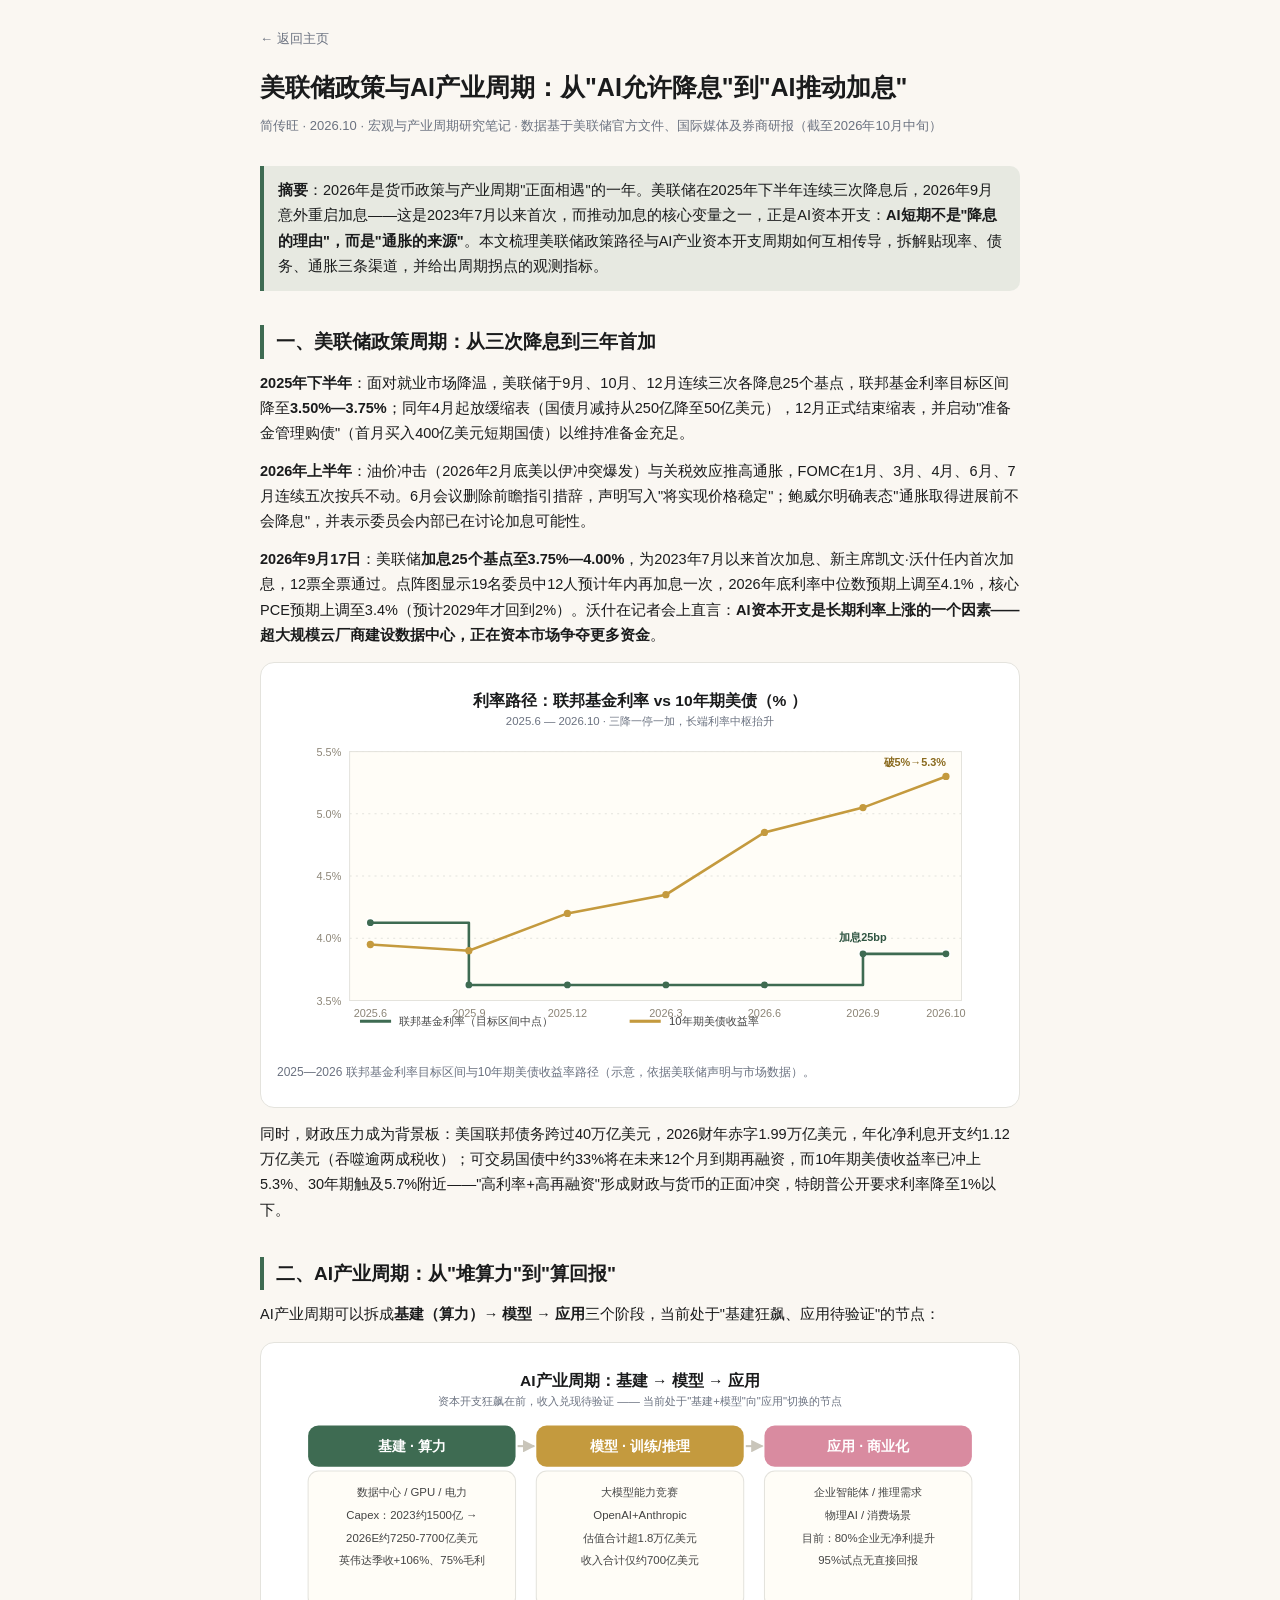
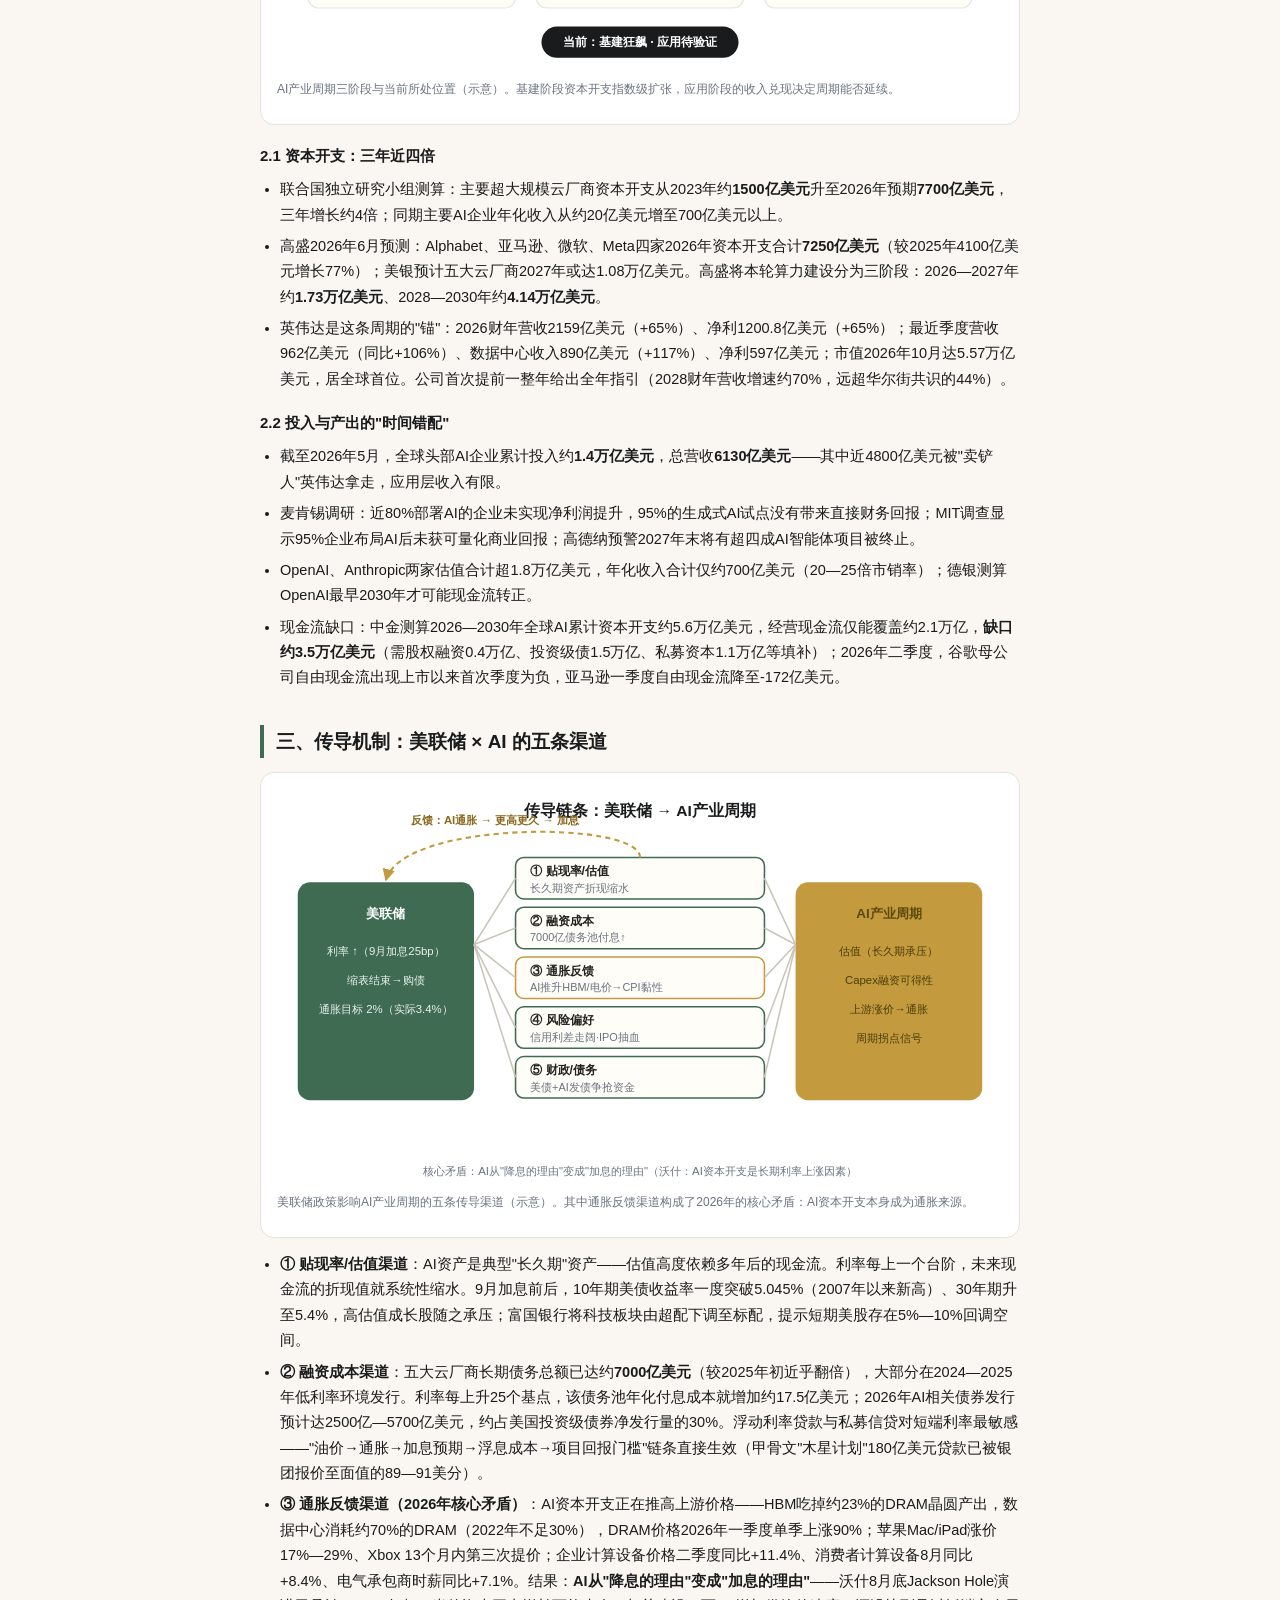
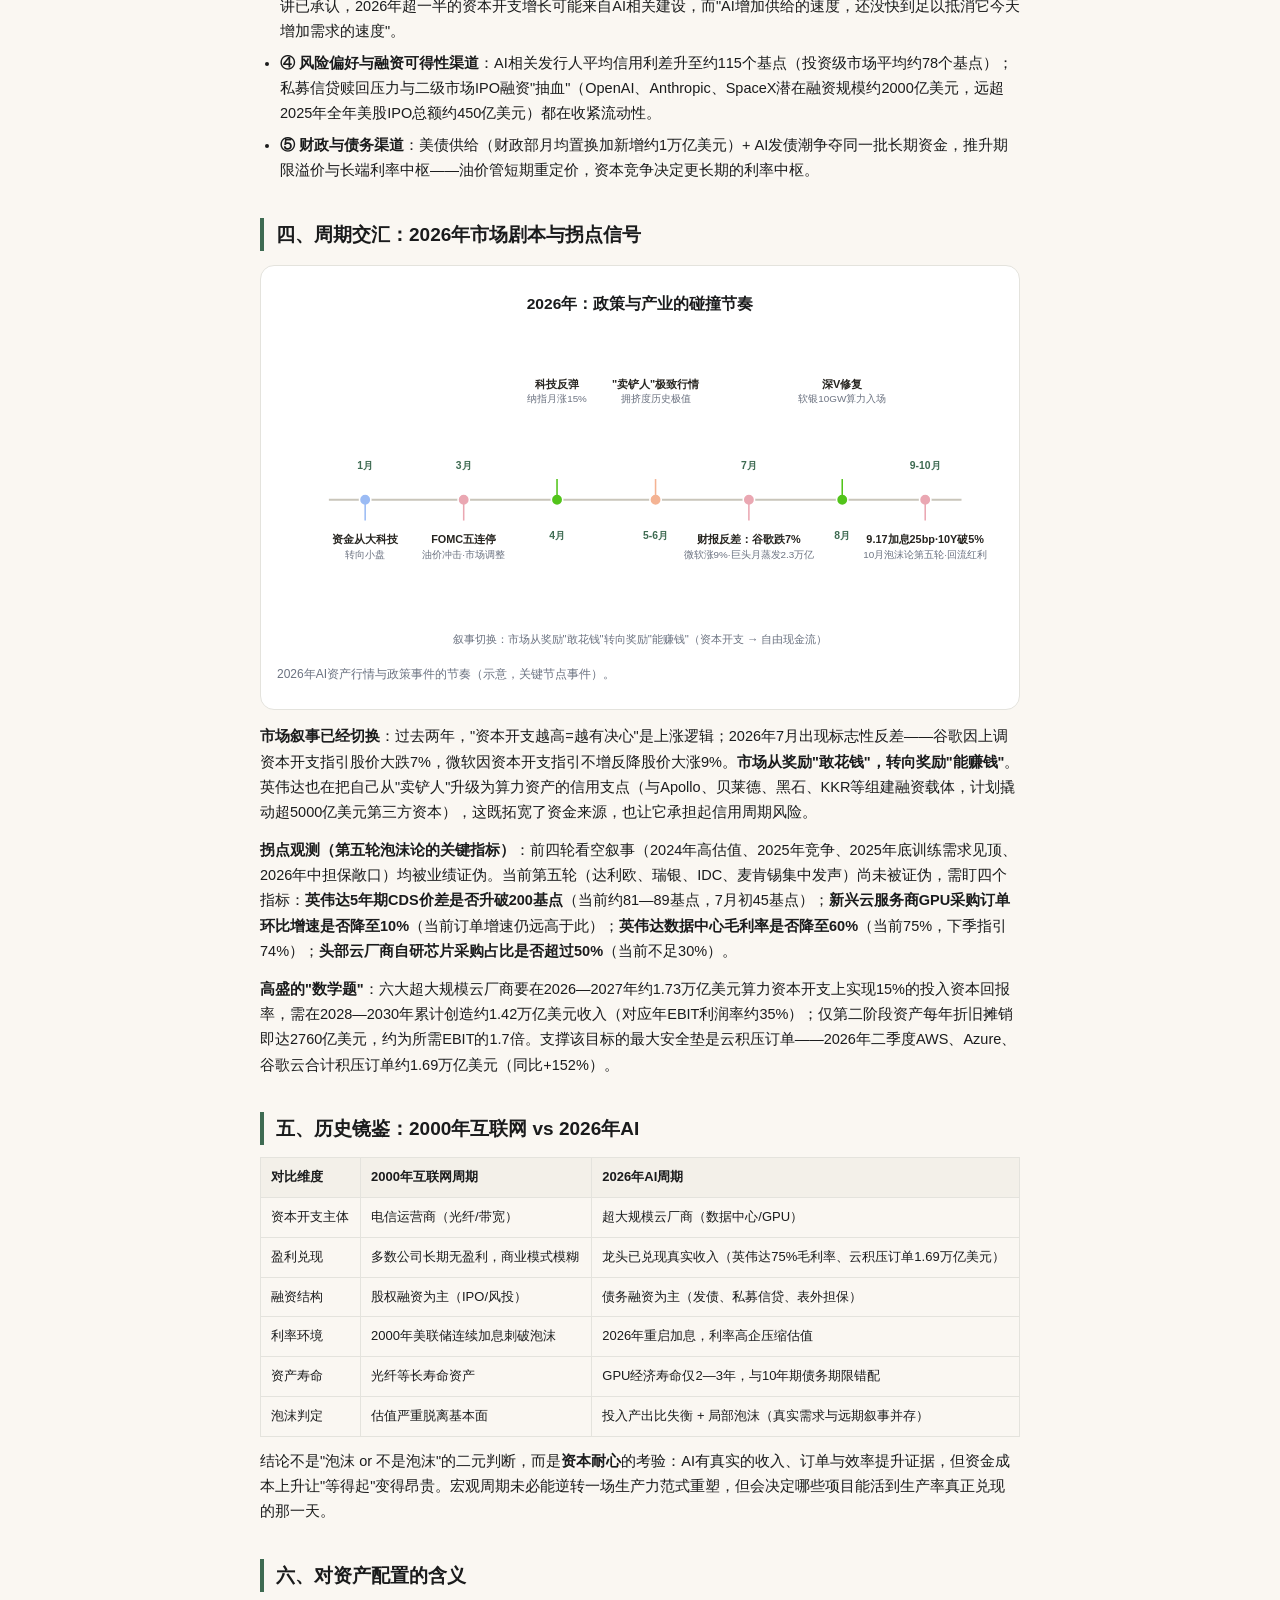
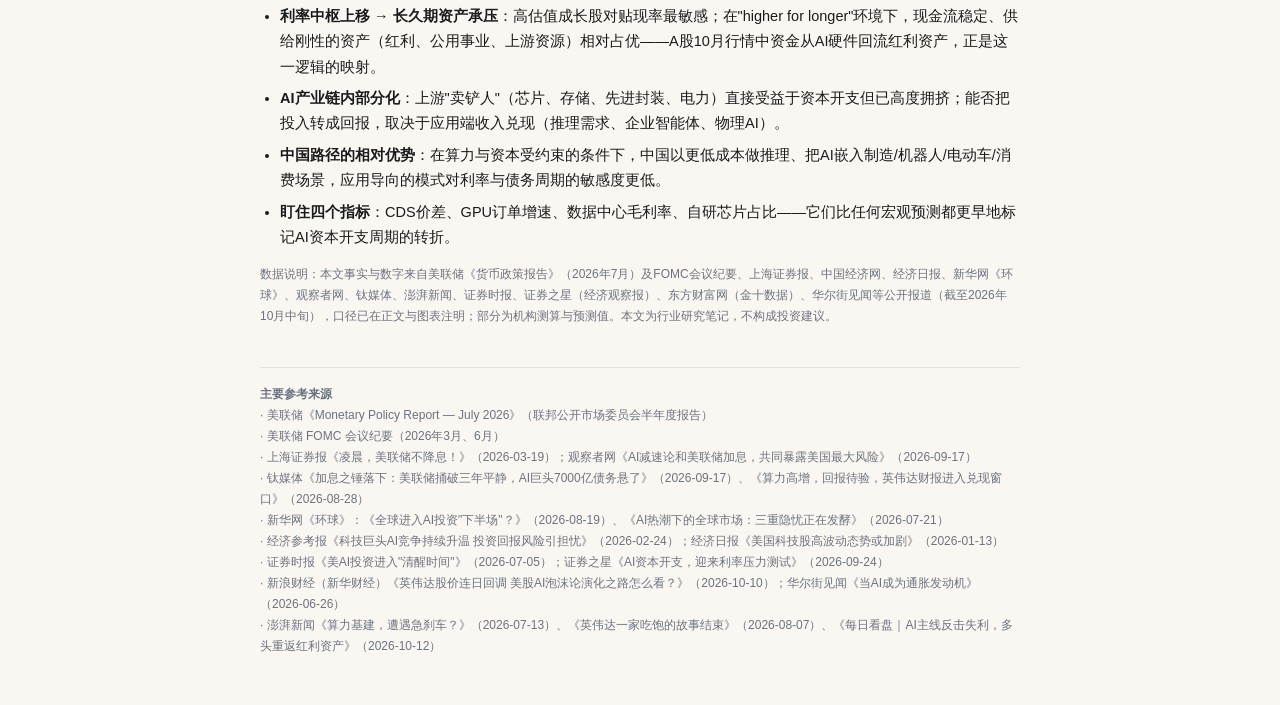
<file: fed-ai-cycle.html>
<!DOCTYPE html>
<html lang="zh-CN">
<head>
<meta charset="UTF-8">
<meta name="viewport" content="width=device-width, initial-scale=1.0">
<title>美联储政策与AI产业周期：从"AI允许降息"到"AI推动加息" · 简传旺</title>
<meta name="description" content="研究美联储货币政策周期与AI产业资本开支周期的交汇：2026年重启加息背后的通胀逻辑、AI资本开支的传导链条、贴现率与债务渠道、以及周期拐点的观测指标。">
<style>
  :root {
    --text: #1A1B1C;
    --text2: #6B7280;
    --bg: #FAF7F2;
    --card: #FFFFFF;
    --line: #E4E3DD;
    --pine: #3E6B52;
    --gold: #C49A3E;
    --blush: #D98BA0;
  }
  * { box-sizing: border-box; margin: 0; padding: 0; }
  body {
    font-family: -apple-system, "PingFang SC", "Noto Serif SC", "Segoe UI", Arial, sans-serif;
    background: var(--bg);
    color: var(--text);
    line-height: 1.75;
    padding: 24px 16px 48px;
  }
  .wrap { max-width: 760px; margin: 0 auto; }
  .toplink { display: inline-block; font-size: 13px; color: var(--text2); text-decoration: none; margin-bottom: 18px; }
  h1 { font-size: 25px; font-weight: 700; line-height: 1.45; margin-bottom: 10px; }
  .meta { font-size: 13px; color: var(--text2); margin-bottom: 28px; }
  h2 { font-size: 19px; font-weight: 600; margin: 34px 0 12px; padding-left: 12px; border-left: 4px solid var(--pine); }
  h3 { font-size: 15px; font-weight: 600; margin: 18px 0 8px; }
  p { font-size: 14.5px; margin-bottom: 12px; }
  ul { margin: 0 0 12px 20px; }
  li { font-size: 14.5px; margin-bottom: 6px; }
  strong { font-weight: 600; }
  .card { background: var(--card); border: 1px solid var(--line); border-radius: 14px; padding: 16px; margin: 14px 0; }
  .keybox { background: rgba(62, 107, 82, 0.10); border-left: 4px solid var(--pine); padding: 12px 14px; border-radius: 0 10px 10px 0; margin: 16px 0; font-size: 14.5px; }
  .chart-svg svg { width: 100%; height: auto; display: block; margin: 8px 0 4px; }
  .caption { font-size: 12px; color: var(--text2); margin-bottom: 8px; }
  table { width: 100%; border-collapse: collapse; margin: 12px 0; font-size: 13px; }
  th, td { border: 1px solid var(--line); padding: 8px 10px; text-align: left; }
  th { background: #F3F0E9; font-weight: 600; }
  .sources { font-size: 12px; color: var(--text2); margin-top: 40px; padding-top: 16px; border-top: 1px solid var(--line); }
  .sources a { color: var(--pine); word-break: break-all; }
  .disclaimer { font-size: 12px; color: var(--text2); margin-top: 14px; }
</style>
</head>
<body>
<div class="wrap">
  <a class="toplink" href="./">← 返回主页</a>
  <h1>美联储政策与AI产业周期：从"AI允许降息"到"AI推动加息"</h1>
  <div class="meta">简传旺 · 2026.10 · 宏观与产业周期研究笔记 · 数据基于美联储官方文件、国际媒体及券商研报（截至2026年10月中旬）</div>

  <div class="keybox">
    <strong>摘要</strong>：2026年是货币政策与产业周期"正面相遇"的一年。美联储在2025年下半年连续三次降息后，2026年9月意外重启加息——这是2023年7月以来首次，而推动加息的核心变量之一，正是AI资本开支：<strong>AI短期不是"降息的理由"，而是"通胀的来源"</strong>。本文梳理美联储政策路径与AI产业资本开支周期如何互相传导，拆解贴现率、债务、通胀三条渠道，并给出周期拐点的观测指标。
  </div>

  <h2>一、美联储政策周期：从三次降息到三年首加</h2>
  <p><strong>2025年下半年</strong>：面对就业市场降温，美联储于9月、10月、12月连续三次各降息25个基点，联邦基金利率目标区间降至<strong>3.50%—3.75%</strong>；同年4月起放缓缩表（国债月减持从250亿降至50亿美元），12月正式结束缩表，并启动"准备金管理购债"（首月买入400亿美元短期国债）以维持准备金充足。</p>
  <p><strong>2026年上半年</strong>：油价冲击（2026年2月底美以伊冲突爆发）与关税效应推高通胀，FOMC在1月、3月、4月、6月、7月连续五次按兵不动。6月会议删除前瞻指引措辞，声明写入"将实现价格稳定"；鲍威尔明确表态"通胀取得进展前不会降息"，并表示委员会内部已在讨论加息可能性。</p>
  <p><strong>2026年9月17日</strong>：美联储<strong>加息25个基点至3.75%—4.00%</strong>，为2023年7月以来首次加息、新主席凯文·沃什任内首次加息，12票全票通过。点阵图显示19名委员中12人预计年内再加息一次，2026年底利率中位数预期上调至4.1%，核心PCE预期上调至3.4%（预计2029年才回到2%）。沃什在记者会上直言：<strong>AI资本开支是长期利率上涨的一个因素——超大规模云厂商建设数据中心，正在资本市场争夺更多资金</strong>。</p>
  <div class="card">
    <svg viewBox="0 0 700 360" xmlns="http://www.w3.org/2000/svg" role="img" aria-label="美联储利率与十年期美债收益率路径图">
<text x="350.0" y="26" text-anchor="middle" font-size="15" font-weight="600" fill="#1A1B1C">利率路径：联邦基金利率 vs 10年期美债（% ）</text>
<text x="350.0" y="44" text-anchor="middle" font-size="11" fill="#6B7280">2025.6 — 2026.10 · 三降一停一加，长端利率中枢抬升</text>
<rect x="70" y="70" width="590" height="240" fill="#FFFDF7" stroke="#E4E3DD"/>
<line x1="70" y1="310.0" x2="660" y2="310.0" stroke="#E4E3DD" stroke-dasharray="2 4"/>
<text x="62" y="314.0" text-anchor="end" font-size="10.5" fill="#8C8577">3.5%</text>
<line x1="70" y1="250.0" x2="660" y2="250.0" stroke="#E4E3DD" stroke-dasharray="2 4"/>
<text x="62" y="254.0" text-anchor="end" font-size="10.5" fill="#8C8577">4.0%</text>
<line x1="70" y1="190.0" x2="660" y2="190.0" stroke="#E4E3DD" stroke-dasharray="2 4"/>
<text x="62" y="194.0" text-anchor="end" font-size="10.5" fill="#8C8577">4.5%</text>
<line x1="70" y1="130.0" x2="660" y2="130.0" stroke="#E4E3DD" stroke-dasharray="2 4"/>
<text x="62" y="134.0" text-anchor="end" font-size="10.5" fill="#8C8577">5.0%</text>
<line x1="70" y1="70.0" x2="660" y2="70.0" stroke="#E4E3DD" stroke-dasharray="2 4"/>
<text x="62" y="74.0" text-anchor="end" font-size="10.5" fill="#8C8577">5.5%</text>
<text x="90" y="326" text-anchor="middle" font-size="10.5" fill="#8C8577">2025.6</text>
<text x="185" y="326" text-anchor="middle" font-size="10.5" fill="#8C8577">2025.9</text>
<text x="280" y="326" text-anchor="middle" font-size="10.5" fill="#8C8577">2025.12</text>
<text x="375" y="326" text-anchor="middle" font-size="10.5" fill="#8C8577">2026.3</text>
<text x="470" y="326" text-anchor="middle" font-size="10.5" fill="#8C8577">2026.6</text>
<text x="565" y="326" text-anchor="middle" font-size="10.5" fill="#8C8577">2026.9</text>
<text x="645" y="326" text-anchor="middle" font-size="10.5" fill="#8C8577">2026.10</text>
<circle cx="90" cy="235.0" r="4" fill="#3E6B52" stroke="#fff" stroke-width="1.5"/>
<circle cx="185" cy="295.0" r="4" fill="#3E6B52" stroke="#fff" stroke-width="1.5"/>
<circle cx="280" cy="295.0" r="4" fill="#3E6B52" stroke="#fff" stroke-width="1.5"/>
<circle cx="375" cy="295.0" r="4" fill="#3E6B52" stroke="#fff" stroke-width="1.5"/>
<circle cx="470" cy="295.0" r="4" fill="#3E6B52" stroke="#fff" stroke-width="1.5"/>
<circle cx="565" cy="265.0" r="4" fill="#3E6B52" stroke="#fff" stroke-width="1.5"/>
<circle cx="645" cy="265.0" r="4" fill="#3E6B52" stroke="#fff" stroke-width="1.5"/>
<path d="M 90 235.0 L 185 235.0 L 185 295.0 M 185 295.0 L 280 295.0 L 280 295.0 M 280 295.0 L 375 295.0 L 375 295.0 M 375 295.0 L 470 295.0 L 470 295.0 M 470 295.0 L 565 295.0 L 565 265.0 M 565 265.0 L 645 265.0 L 645 265.0" fill="none" stroke="#3E6B52" stroke-width="2.5" stroke-linejoin="round"/>
<polyline points="90,255.99999999999997 185,262.0 280,225.99999999999997 375,208.00000000000006 470,148.00000000000006 565,124.00000000000003 645,94.00000000000003" fill="none" stroke="#C49A3E" stroke-width="2.5"/>
<circle cx="90" cy="255.99999999999997" r="3.5" fill="#C49A3E"/>
<circle cx="185" cy="262.0" r="3.5" fill="#C49A3E"/>
<circle cx="280" cy="225.99999999999997" r="3.5" fill="#C49A3E"/>
<circle cx="375" cy="208.00000000000006" r="3.5" fill="#C49A3E"/>
<circle cx="470" cy="148.00000000000006" r="3.5" fill="#C49A3E"/>
<circle cx="565" cy="124.00000000000003" r="3.5" fill="#C49A3E"/>
<circle cx="645" cy="94.00000000000003" r="3.5" fill="#C49A3E"/>
<text x="565" y="253.0" text-anchor="middle" font-size="10.5" font-weight="600" fill="#2F5441">加息25bp</text>
<text x="645" y="84.00000000000003" text-anchor="end" font-size="10.5" font-weight="600" fill="#8A6A1E">破5%→5.3%</text>
<line x1="80" y1="330" x2="110" y2="330" stroke="#3E6B52" stroke-width="3"/>
<text x="118" y="334" font-size="11" fill="#444">联邦基金利率（目标区间中点）</text>
<line x1="340" y1="330" x2="370" y2="330" stroke="#C49A3E" stroke-width="3"/>
<text x="378" y="334" font-size="11" fill="#444">10年期美债收益率</text>
</svg>
    <div class="caption">2025—2026 联邦基金利率目标区间与10年期美债收益率路径（示意，依据美联储声明与市场数据）。</div>
  </div>
  <p>同时，财政压力成为背景板：美国联邦债务跨过40万亿美元，2026财年赤字1.99万亿美元，年化净利息开支约1.12万亿美元（吞噬逾两成税收）；可交易国债中约33%将在未来12个月到期再融资，而10年期美债收益率已冲上5.3%、30年期触及5.7%附近——"高利率+高再融资"形成财政与货币的正面冲突，特朗普公开要求利率降至1%以下。</p>

  <h2>二、AI产业周期：从"堆算力"到"算回报"</h2>
  <p>AI产业周期可以拆成<strong>基建（算力）→ 模型 → 应用</strong>三个阶段，当前处于"基建狂飙、应用待验证"的节点：</p>
  <div class="card">
    <svg viewBox="0 0 700 300" xmlns="http://www.w3.org/2000/svg" role="img" aria-label="AI产业周期三阶段示意图">
<text x="350.0" y="26" text-anchor="middle" font-size="15" font-weight="600" fill="#1A1B1C">AI产业周期：基建 → 模型 → 应用</text>
<text x="350.0" y="44" text-anchor="middle" font-size="11" fill="#6B7280">资本开支狂飙在前，收入兑现待验证 —— 当前处于"基建+模型"向"应用"切换的节点</text>
<rect x="30.0" y="64" width="200" height="40" rx="10" fill="#3E6B52"/>
<text x="130.0" y="89" text-anchor="middle" font-size="13.5" font-weight="600" fill="#fff">基建 · 算力</text>
<rect x="30.0" y="108" width="200" height="132" rx="10" fill="#FFFDF7" stroke="#E4E3DD"/>
<text x="130.0" y="132" text-anchor="middle" font-size="11" fill="#444">数据中心 / GPU / 电力</text>
<text x="130.0" y="154" text-anchor="middle" font-size="11" fill="#444">Capex：2023约1500亿 →</text>
<text x="130.0" y="176" text-anchor="middle" font-size="11" fill="#444">2026E约7250-7700亿美元</text>
<text x="130.0" y="198" text-anchor="middle" font-size="11" fill="#444">英伟达季收+106%、75%毛利</text>
<rect x="250.0" y="64" width="200" height="40" rx="10" fill="#C49A3E"/>
<text x="350.0" y="89" text-anchor="middle" font-size="13.5" font-weight="600" fill="#fff">模型 · 训练/推理</text>
<rect x="250.0" y="108" width="200" height="132" rx="10" fill="#FFFDF7" stroke="#E4E3DD"/>
<text x="350.0" y="132" text-anchor="middle" font-size="11" fill="#444">大模型能力竞赛</text>
<text x="350.0" y="154" text-anchor="middle" font-size="11" fill="#444">OpenAI+Anthropic</text>
<text x="350.0" y="176" text-anchor="middle" font-size="11" fill="#444">估值合计超1.8万亿美元</text>
<text x="350.0" y="198" text-anchor="middle" font-size="11" fill="#444">收入合计仅约700亿美元</text>
<rect x="470.0" y="64" width="200" height="40" rx="10" fill="#D98BA0"/>
<text x="570.0" y="89" text-anchor="middle" font-size="13.5" font-weight="600" fill="#fff">应用 · 商业化</text>
<rect x="470.0" y="108" width="200" height="132" rx="10" fill="#FFFDF7" stroke="#E4E3DD"/>
<text x="570.0" y="132" text-anchor="middle" font-size="11" fill="#444">企业智能体 / 推理需求</text>
<text x="570.0" y="154" text-anchor="middle" font-size="11" fill="#444">物理AI / 消费场景</text>
<text x="570.0" y="176" text-anchor="middle" font-size="11" fill="#444">目前：80%企业无净利提升</text>
<text x="570.0" y="198" text-anchor="middle" font-size="11" fill="#444">95%试点无直接回报</text>
<path d="M 232.0 84 L 248.0 84" stroke="#C9C5BA" stroke-width="2" marker-end="url(#ap)"/>
<path d="M 452.0 84 L 468.0 84" stroke="#C9C5BA" stroke-width="2" marker-end="url(#ap)"/>
<rect x="255.0" y="258" width="190" height="30" rx="15" fill="#1A1B1C"/>
<text x="350.0" y="277" text-anchor="middle" font-size="12" font-weight="600" fill="#fff">当前：基建狂飙 · 应用待验证</text>
<defs><marker id="ap" viewBox="0 0 10 10" refX="9" refY="5" markerWidth="6" markerHeight="6" orient="auto"><path d="M 0 0 L 10 5 L 0 10 z" fill="#C9C5BA"/></marker></defs>
</svg>
    <div class="caption">AI产业周期三阶段与当前所处位置（示意）。基建阶段资本开支指数级扩张，应用阶段的收入兑现决定周期能否延续。</div>
  </div>
  <h3>2.1 资本开支：三年近四倍</h3>
  <ul>
    <li>联合国独立研究小组测算：主要超大规模云厂商资本开支从2023年约<strong>1500亿美元</strong>升至2026年预期<strong>7700亿美元</strong>，三年增长约4倍；同期主要AI企业年化收入从约20亿美元增至700亿美元以上。</li>
    <li>高盛2026年6月预测：Alphabet、亚马逊、微软、Meta四家2026年资本开支合计<strong>7250亿美元</strong>（较2025年4100亿美元增长77%）；美银预计五大云厂商2027年或达1.08万亿美元。高盛将本轮算力建设分为三阶段：2026—2027年约<strong>1.73万亿美元</strong>、2028—2030年约<strong>4.14万亿美元</strong>。</li>
    <li>英伟达是这条周期的"锚"：2026财年营收2159亿美元（+65%）、净利1200.8亿美元（+65%）；最近季度营收962亿美元（同比+106%）、数据中心收入890亿美元（+117%）、净利597亿美元；市值2026年10月达5.57万亿美元，居全球首位。公司首次提前一整年给出全年指引（2028财年营收增速约70%，远超华尔街共识的44%）。</li>
  </ul>
  <h3>2.2 投入与产出的"时间错配"</h3>
  <ul>
    <li>截至2026年5月，全球头部AI企业累计投入约<strong>1.4万亿美元</strong>，总营收<strong>6130亿美元</strong>——其中近4800亿美元被"卖铲人"英伟达拿走，应用层收入有限。</li>
    <li>麦肯锡调研：近80%部署AI的企业未实现净利润提升，95%的生成式AI试点没有带来直接财务回报；MIT调查显示95%企业布局AI后未获可量化商业回报；高德纳预警2027年末将有超四成AI智能体项目被终止。</li>
    <li>OpenAI、Anthropic两家估值合计超1.8万亿美元，年化收入合计仅约700亿美元（20—25倍市销率）；德银测算OpenAI最早2030年才可能现金流转正。</li>
    <li>现金流缺口：中金测算2026—2030年全球AI累计资本开支约5.6万亿美元，经营现金流仅能覆盖约2.1万亿，<strong>缺口约3.5万亿美元</strong>（需股权融资0.4万亿、投资级债1.5万亿、私募资本1.1万亿等填补）；2026年二季度，谷歌母公司自由现金流出现上市以来首次季度为负，亚马逊一季度自由现金流降至-172亿美元。</li>
  </ul>

  <h2>三、传导机制：美联储 × AI 的五条渠道</h2>
  <div class="card">
    <svg viewBox="0 0 700 380" xmlns="http://www.w3.org/2000/svg" role="img" aria-label="美联储影响AI产业周期五条传导渠道图">
<text x="350.0" y="26" text-anchor="middle" font-size="15" font-weight="600" fill="#1A1B1C">传导链条：美联储 → AI产业周期</text>
<rect x="20" y="90" width="170" height="210" rx="12" fill="#3E6B52"/>
<text x="105.0" y="124" text-anchor="middle" font-size="13" font-weight="600" fill="#fff">美联储</text>
<text x="105.0" y="160" text-anchor="middle" font-size="11" fill="#EAF3EE">利率 ↑（9月加息25bp）</text>
<text x="105.0" y="188" text-anchor="middle" font-size="11" fill="#EAF3EE">缩表结束→购债</text>
<text x="105.0" y="216" text-anchor="middle" font-size="11" fill="#EAF3EE">通胀目标 2%（实际3.4%）</text>
<rect x="230" y="66" width="240" height="40" rx="8" fill="#FFFDF7" stroke="#3E6B52" stroke-width="1.5"/>
<text x="244" y="83" font-size="12" font-weight="600" fill="#26241F">① 贴现率/估值</text>
<text x="244" y="99" font-size="10.5" fill="#6B7280">长久期资产折现缩水</text>
<rect x="230" y="114" width="240" height="40" rx="8" fill="#FFFDF7" stroke="#3E6B52" stroke-width="1.5"/>
<text x="244" y="131" font-size="12" font-weight="600" fill="#26241F">② 融资成本</text>
<text x="244" y="147" font-size="10.5" fill="#6B7280">7000亿债务池付息↑</text>
<rect x="230" y="162" width="240" height="40" rx="8" fill="#FFFDF7" stroke="#C49A3E" stroke-width="1.5"/>
<text x="244" y="179" font-size="12" font-weight="600" fill="#26241F">③ 通胀反馈</text>
<text x="244" y="195" font-size="10.5" fill="#6B7280">AI推升HBM/电价→CPI黏性</text>
<rect x="230" y="210" width="240" height="40" rx="8" fill="#FFFDF7" stroke="#3E6B52" stroke-width="1.5"/>
<text x="244" y="227" font-size="12" font-weight="600" fill="#26241F">④ 风险偏好</text>
<text x="244" y="243" font-size="10.5" fill="#6B7280">信用利差走阔·IPO抽血</text>
<rect x="230" y="258" width="240" height="40" rx="8" fill="#FFFDF7" stroke="#3E6B52" stroke-width="1.5"/>
<text x="244" y="275" font-size="12" font-weight="600" fill="#26241F">⑤ 财政/债务</text>
<text x="244" y="291" font-size="10.5" fill="#6B7280">美债+AI发债争抢资金</text>
<rect x="500" y="90" width="180" height="210" rx="12" fill="#C49A3E"/>
<text x="590.0" y="124" text-anchor="middle" font-size="13" font-weight="600" fill="#5C4A0B">AI产业周期</text>
<text x="590.0" y="160" text-anchor="middle" font-size="11" fill="#4A3D0A">估值（长久期承压）</text>
<text x="590.0" y="188" text-anchor="middle" font-size="11" fill="#4A3D0A">Capex融资可得性</text>
<text x="590.0" y="216" text-anchor="middle" font-size="11" fill="#4A3D0A">上游涨价→通胀</text>
<text x="590.0" y="244" text-anchor="middle" font-size="11" fill="#4A3D0A">周期拐点信号</text>
<line x1="190" y1="150" x2="230" y2="86.0" stroke="#C9C5BA" stroke-width="1.5"/>
<line x1="470" y1="86.0" x2="500" y2="150" stroke="#C9C5BA" stroke-width="1.5"/>
<line x1="190" y1="150" x2="230" y2="134.0" stroke="#C9C5BA" stroke-width="1.5"/>
<line x1="470" y1="134.0" x2="500" y2="150" stroke="#C9C5BA" stroke-width="1.5"/>
<line x1="190" y1="150" x2="230" y2="182.0" stroke="#C9C5BA" stroke-width="1.5"/>
<line x1="470" y1="182.0" x2="500" y2="150" stroke="#C9C5BA" stroke-width="1.5"/>
<line x1="190" y1="150" x2="230" y2="230.0" stroke="#C9C5BA" stroke-width="1.5"/>
<line x1="470" y1="230.0" x2="500" y2="150" stroke="#C9C5BA" stroke-width="1.5"/>
<line x1="190" y1="150" x2="230" y2="278.0" stroke="#C9C5BA" stroke-width="1.5"/>
<line x1="470" y1="278.0" x2="500" y2="150" stroke="#C9C5BA" stroke-width="1.5"/>
<path d="M 350 66 C 350 30, 120 30, 105 88" fill="none" stroke="#C49A3E" stroke-width="2" stroke-dasharray="5 4" marker-end="url(#fb)"/>
<text x="210" y="34" text-anchor="middle" font-size="11" font-weight="600" fill="#8A6A1E">反馈：AI通胀 → 更高更久 → 加息</text>
<defs><marker id="fb" viewBox="0 0 10 10" refX="9" refY="5" markerWidth="6" markerHeight="6" orient="auto"><path d="M 0 0 L 10 5 L 0 10 z" fill="#C49A3E"/></marker></defs>
<text x="350.0" y="372" text-anchor="middle" font-size="11" fill="#6B7280">核心矛盾：AI从"降息的理由"变成"加息的理由"（沃什：AI资本开支是长期利率上涨因素）</text>
</svg>
    <div class="caption">美联储政策影响AI产业周期的五条传导渠道（示意）。其中通胀反馈渠道构成了2026年的核心矛盾：AI资本开支本身成为通胀来源。</div>
  </div>
  <ul>
    <li><strong>① 贴现率/估值渠道</strong>：AI资产是典型"长久期"资产——估值高度依赖多年后的现金流。利率每上一个台阶，未来现金流的折现值就系统性缩水。9月加息前后，10年期美债收益率一度突破5.045%（2007年以来新高）、30年期升至5.4%，高估值成长股随之承压；富国银行将科技板块由超配下调至标配，提示短期美股存在5%—10%回调空间。</li>
    <li><strong>② 融资成本渠道</strong>：五大云厂商长期债务总额已达约<strong>7000亿美元</strong>（较2025年初近乎翻倍），大部分在2024—2025年低利率环境发行。利率每上升25个基点，该债务池年化付息成本就增加约17.5亿美元；2026年AI相关债券发行预计达2500亿—5700亿美元，约占美国投资级债券净发行量的30%。浮动利率贷款与私募信贷对短端利率最敏感——"油价→通胀→加息预期→浮息成本→项目回报门槛"链条直接生效（甲骨文"木星计划"180亿美元贷款已被银团报价至面值的89—91美分）。</li>
    <li><strong>③ 通胀反馈渠道（2026年核心矛盾）</strong>：AI资本开支正在推高上游价格——HBM吃掉约23%的DRAM晶圆产出，数据中心消耗约70%的DRAM（2022年不足30%），DRAM价格2026年一季度单季上涨90%；苹果Mac/iPad涨价17%—29%、Xbox 13个月内第三次提价；企业计算设备价格二季度同比+11.4%、消费者计算设备8月同比+8.4%、电气承包商时薪同比+7.1%。结果：<strong>AI从"降息的理由"变成"加息的理由"</strong>——沃什8月底Jackson Hole演讲已承认，2026年超一半的资本开支增长可能来自AI相关建设，而"AI增加供给的速度，还没快到足以抵消它今天增加需求的速度"。</li>
    <li><strong>④ 风险偏好与融资可得性渠道</strong>：AI相关发行人平均信用利差升至约115个基点（投资级市场平均约78个基点）；私募信贷赎回压力与二级市场IPO融资"抽血"（OpenAI、Anthropic、SpaceX潜在融资规模约2000亿美元，远超2025年全年美股IPO总额约450亿美元）都在收紧流动性。</li>
    <li><strong>⑤ 财政与债务渠道</strong>：美债供给（财政部月均置换加新增约1万亿美元）+ AI发债潮争夺同一批长期资金，推升期限溢价与长端利率中枢——油价管短期重定价，资本竞争决定更长期的利率中枢。</li>
  </ul>

  <h2>四、周期交汇：2026年市场剧本与拐点信号</h2>
  <div class="card">
    <svg viewBox="0 0 700 360" xmlns="http://www.w3.org/2000/svg" role="img" aria-label="2026年AI资产行情与政策事件时间线">
<text x="350.0" y="26" text-anchor="middle" font-size="15" font-weight="600" fill="#1A1B1C">2026年：政策与产业的碰撞节奏</text>
<line x1="50" y1="210" x2="660" y2="210" stroke="#C9C5BA" stroke-width="2"/>
<circle cx="85" cy="210" r="5.5" fill="#9BBBF4" stroke="#fff" stroke-width="1.5"/>
<line x1="85" y1="210" x2="85" y2="230" stroke="#9BBBF4" stroke-width="1.5"/>
<text x="85" y="252" text-anchor="middle" font-size="10.5" font-weight="600" fill="#26241F">资金从大科技</text>
<text x="85" y="266" text-anchor="middle" font-size="9.5" fill="#6B7280">转向小盘</text>
<text x="85" y="180" text-anchor="middle" font-size="10" font-weight="600" fill="#3E6B52">1月</text>
<circle cx="180" cy="210" r="5.5" fill="#EAA7B2" stroke="#fff" stroke-width="1.5"/>
<line x1="180" y1="210" x2="180" y2="230" stroke="#EAA7B2" stroke-width="1.5"/>
<text x="180" y="252" text-anchor="middle" font-size="10.5" font-weight="600" fill="#26241F">FOMC五连停</text>
<text x="180" y="266" text-anchor="middle" font-size="9.5" fill="#6B7280">油价冲击·市场调整</text>
<text x="180" y="180" text-anchor="middle" font-size="10" font-weight="600" fill="#3E6B52">3月</text>
<circle cx="270" cy="210" r="5.5" fill="#52C41A" stroke="#fff" stroke-width="1.5"/>
<line x1="270" y1="210" x2="270" y2="190" stroke="#52C41A" stroke-width="1.5"/>
<text x="270" y="102" text-anchor="middle" font-size="10.5" font-weight="600" fill="#26241F">科技反弹</text>
<text x="270" y="116" text-anchor="middle" font-size="9.5" fill="#6B7280">纳指月涨15%</text>
<text x="270" y="248" text-anchor="middle" font-size="10" font-weight="600" fill="#3E6B52">4月</text>
<circle cx="365" cy="210" r="5.5" fill="#F4B393" stroke="#fff" stroke-width="1.5"/>
<line x1="365" y1="210" x2="365" y2="190" stroke="#F4B393" stroke-width="1.5"/>
<text x="365" y="102" text-anchor="middle" font-size="10.5" font-weight="600" fill="#26241F">"卖铲人"极致行情</text>
<text x="365" y="116" text-anchor="middle" font-size="9.5" fill="#6B7280">拥挤度历史极值</text>
<text x="365" y="248" text-anchor="middle" font-size="10" font-weight="600" fill="#3E6B52">5-6月</text>
<circle cx="455" cy="210" r="5.5" fill="#EAA7B2" stroke="#fff" stroke-width="1.5"/>
<line x1="455" y1="210" x2="455" y2="230" stroke="#EAA7B2" stroke-width="1.5"/>
<text x="455" y="252" text-anchor="middle" font-size="10.5" font-weight="600" fill="#26241F">财报反差：谷歌跌7%</text>
<text x="455" y="266" text-anchor="middle" font-size="9.5" fill="#6B7280">微软涨9%·巨头月蒸发2.3万亿</text>
<text x="455" y="180" text-anchor="middle" font-size="10" font-weight="600" fill="#3E6B52">7月</text>
<circle cx="545" cy="210" r="5.5" fill="#52C41A" stroke="#fff" stroke-width="1.5"/>
<line x1="545" y1="210" x2="545" y2="190" stroke="#52C41A" stroke-width="1.5"/>
<text x="545" y="102" text-anchor="middle" font-size="10.5" font-weight="600" fill="#26241F">深V修复</text>
<text x="545" y="116" text-anchor="middle" font-size="9.5" fill="#6B7280">软银10GW算力入场</text>
<text x="545" y="248" text-anchor="middle" font-size="10" font-weight="600" fill="#3E6B52">8月</text>
<circle cx="625" cy="210" r="5.5" fill="#EAA7B2" stroke="#fff" stroke-width="1.5"/>
<line x1="625" y1="210" x2="625" y2="230" stroke="#EAA7B2" stroke-width="1.5"/>
<text x="625" y="252" text-anchor="middle" font-size="10.5" font-weight="600" fill="#26241F">9.17加息25bp·10Y破5%</text>
<text x="625" y="266" text-anchor="middle" font-size="9.5" fill="#6B7280">10月泡沫论第五轮·回流红利</text>
<text x="625" y="180" text-anchor="middle" font-size="10" font-weight="600" fill="#3E6B52">9-10月</text>
<text x="350.0" y="348" text-anchor="middle" font-size="11" fill="#6B7280">叙事切换：市场从奖励"敢花钱"转向奖励"能赚钱"（资本开支 → 自由现金流）</text>
</svg>
    <div class="caption">2026年AI资产行情与政策事件的节奏（示意，关键节点事件）。</div>
  </div>
  <p><strong>市场叙事已经切换</strong>：过去两年，"资本开支越高=越有决心"是上涨逻辑；2026年7月出现标志性反差——谷歌因上调资本开支指引股价大跌7%，微软因资本开支指引不增反降股价大涨9%。<strong>市场从奖励"敢花钱"，转向奖励"能赚钱"</strong>。英伟达也在把自己从"卖铲人"升级为算力资产的信用支点（与Apollo、贝莱德、黑石、KKR等组建融资载体，计划撬动超5000亿美元第三方资本），这既拓宽了资金来源，也让它承担起信用周期风险。</p>
  <p><strong>拐点观测（第五轮泡沫论的关键指标）</strong>：前四轮看空叙事（2024年高估值、2025年竞争、2025年底训练需求见顶、2026年中担保敞口）均被业绩证伪。当前第五轮（达利欧、瑞银、IDC、麦肯锡集中发声）尚未被证伪，需盯四个指标：<strong>英伟达5年期CDS价差是否升破200基点</strong>（当前约81—89基点，7月初45基点）；<strong>新兴云服务商GPU采购订单环比增速是否降至10%</strong>（当前订单增速仍远高于此）；<strong>英伟达数据中心毛利率是否降至60%</strong>（当前75%，下季指引74%）；<strong>头部云厂商自研芯片采购占比是否超过50%</strong>（当前不足30%）。</p>
  <p><strong>高盛的"数学题"</strong>：六大超大规模云厂商要在2026—2027年约1.73万亿美元算力资本开支上实现15%的投入资本回报率，需在2028—2030年累计创造约1.42万亿美元收入（对应年EBIT利润率约35%）；仅第二阶段资产每年折旧摊销即达2760亿美元，约为所需EBIT的1.7倍。支撑该目标的最大安全垫是云积压订单——2026年二季度AWS、Azure、谷歌云合计积压订单约1.69万亿美元（同比+152%）。</p>

  <h2>五、历史镜鉴：2000年互联网 vs 2026年AI</h2>
  <table>
    <tr><th>对比维度</th><th>2000年互联网周期</th><th>2026年AI周期</th></tr>
    <tr><td>资本开支主体</td><td>电信运营商（光纤/带宽）</td><td>超大规模云厂商（数据中心/GPU）</td></tr>
    <tr><td>盈利兑现</td><td>多数公司长期无盈利，商业模式模糊</td><td>龙头已兑现真实收入（英伟达75%毛利率、云积压订单1.69万亿美元）</td></tr>
    <tr><td>融资结构</td><td>股权融资为主（IPO/风投）</td><td>债务融资为主（发债、私募信贷、表外担保）</td></tr>
    <tr><td>利率环境</td><td>2000年美联储连续加息刺破泡沫</td><td>2026年重启加息，利率高企压缩估值</td></tr>
    <tr><td>资产寿命</td><td>光纤等长寿命资产</td><td>GPU经济寿命仅2—3年，与10年期债务期限错配</td></tr>
    <tr><td>泡沫判定</td><td>估值严重脱离基本面</td><td>投入产出比失衡 + 局部泡沫（真实需求与远期叙事并存）</td></tr>
  </table>
  <p>结论不是"泡沫 or 不是泡沫"的二元判断，而是<strong>资本耐心</strong>的考验：AI有真实的收入、订单与效率提升证据，但资金成本上升让"等得起"变得昂贵。宏观周期未必能逆转一场生产力范式重塑，但会决定哪些项目能活到生产率真正兑现的那一天。</p>

  <h2>六、对资产配置的含义</h2>
  <ul>
    <li><strong>利率中枢上移 → 长久期资产承压</strong>：高估值成长股对贴现率最敏感；在"higher for longer"环境下，现金流稳定、供给刚性的资产（红利、公用事业、上游资源）相对占优——A股10月行情中资金从AI硬件回流红利资产，正是这一逻辑的映射。</li>
    <li><strong>AI产业链内部分化</strong>：上游"卖铲人"（芯片、存储、先进封装、电力）直接受益于资本开支但已高度拥挤；能否把投入转成回报，取决于应用端收入兑现（推理需求、企业智能体、物理AI）。</li>
    <li><strong>中国路径的相对优势</strong>：在算力与资本受约束的条件下，中国以更低成本做推理、把AI嵌入制造/机器人/电动车/消费场景，应用导向的模式对利率与债务周期的敏感度更低。</li>
    <li><strong>盯住四个指标</strong>：CDS价差、GPU订单增速、数据中心毛利率、自研芯片占比——它们比任何宏观预测都更早地标记AI资本开支周期的转折。</li>
  </ul>

  <div class="disclaimer">数据说明：本文事实与数字来自美联储《货币政策报告》（2026年7月）及FOMC会议纪要、上海证券报、中国经济网、经济日报、新华网《环球》、观察者网、钛媒体、澎湃新闻、证券时报、证券之星（经济观察报）、东方财富网（金十数据）、华尔街见闻等公开报道（截至2026年10月中旬），口径已在正文与图表注明；部分为机构测算与预测值。本文为行业研究笔记，不构成投资建议。</div>

  <div class="sources">
    <strong>主要参考来源</strong><br>
    · 美联储《Monetary Policy Report — July 2026》（联邦公开市场委员会半年度报告）<br>
    · 美联储 FOMC 会议纪要（2026年3月、6月）<br>
    · 上海证券报《凌晨，美联储不降息！》（2026-03-19）；观察者网《AI减速论和美联储加息，共同暴露美国最大风险》（2026-09-17）<br>
    · 钛媒体《加息之锤落下：美联储捅破三年平静，AI巨头7000亿债务悬了》（2026-09-17）、《算力高增，回报待验，英伟达财报进入兑现窗口》（2026-08-28）<br>
    · 新华网《环球》：《全球进入AI投资"下半场"？》（2026-08-19）、《AI热潮下的全球市场：三重隐忧正在发酵》（2026-07-21）<br>
    · 经济参考报《科技巨头AI竞争持续升温 投资回报风险引担忧》（2026-02-24）；经济日报《美国科技股高波动态势或加剧》（2026-01-13）<br>
    · 证券时报《美AI投资进入"清醒时间"》（2026-07-05）；证券之星《AI资本开支，迎来利率压力测试》（2026-09-24）<br>
    · 新浪财经（新华财经）《英伟达股价连日回调 美股AI泡沫论演化之路怎么看？》（2026-10-10）；华尔街见闻《当AI成为通胀发动机》（2026-06-26）<br>
    · 澎湃新闻《算力基建，遭遇急刹车？》（2026-07-13）、《英伟达一家吃饱的故事结束》（2026-08-07）、《每日看盘｜AI主线反击失利，多头重返红利资产》（2026-10-12）
  </div>
</div>
</body>
</html>
</file>
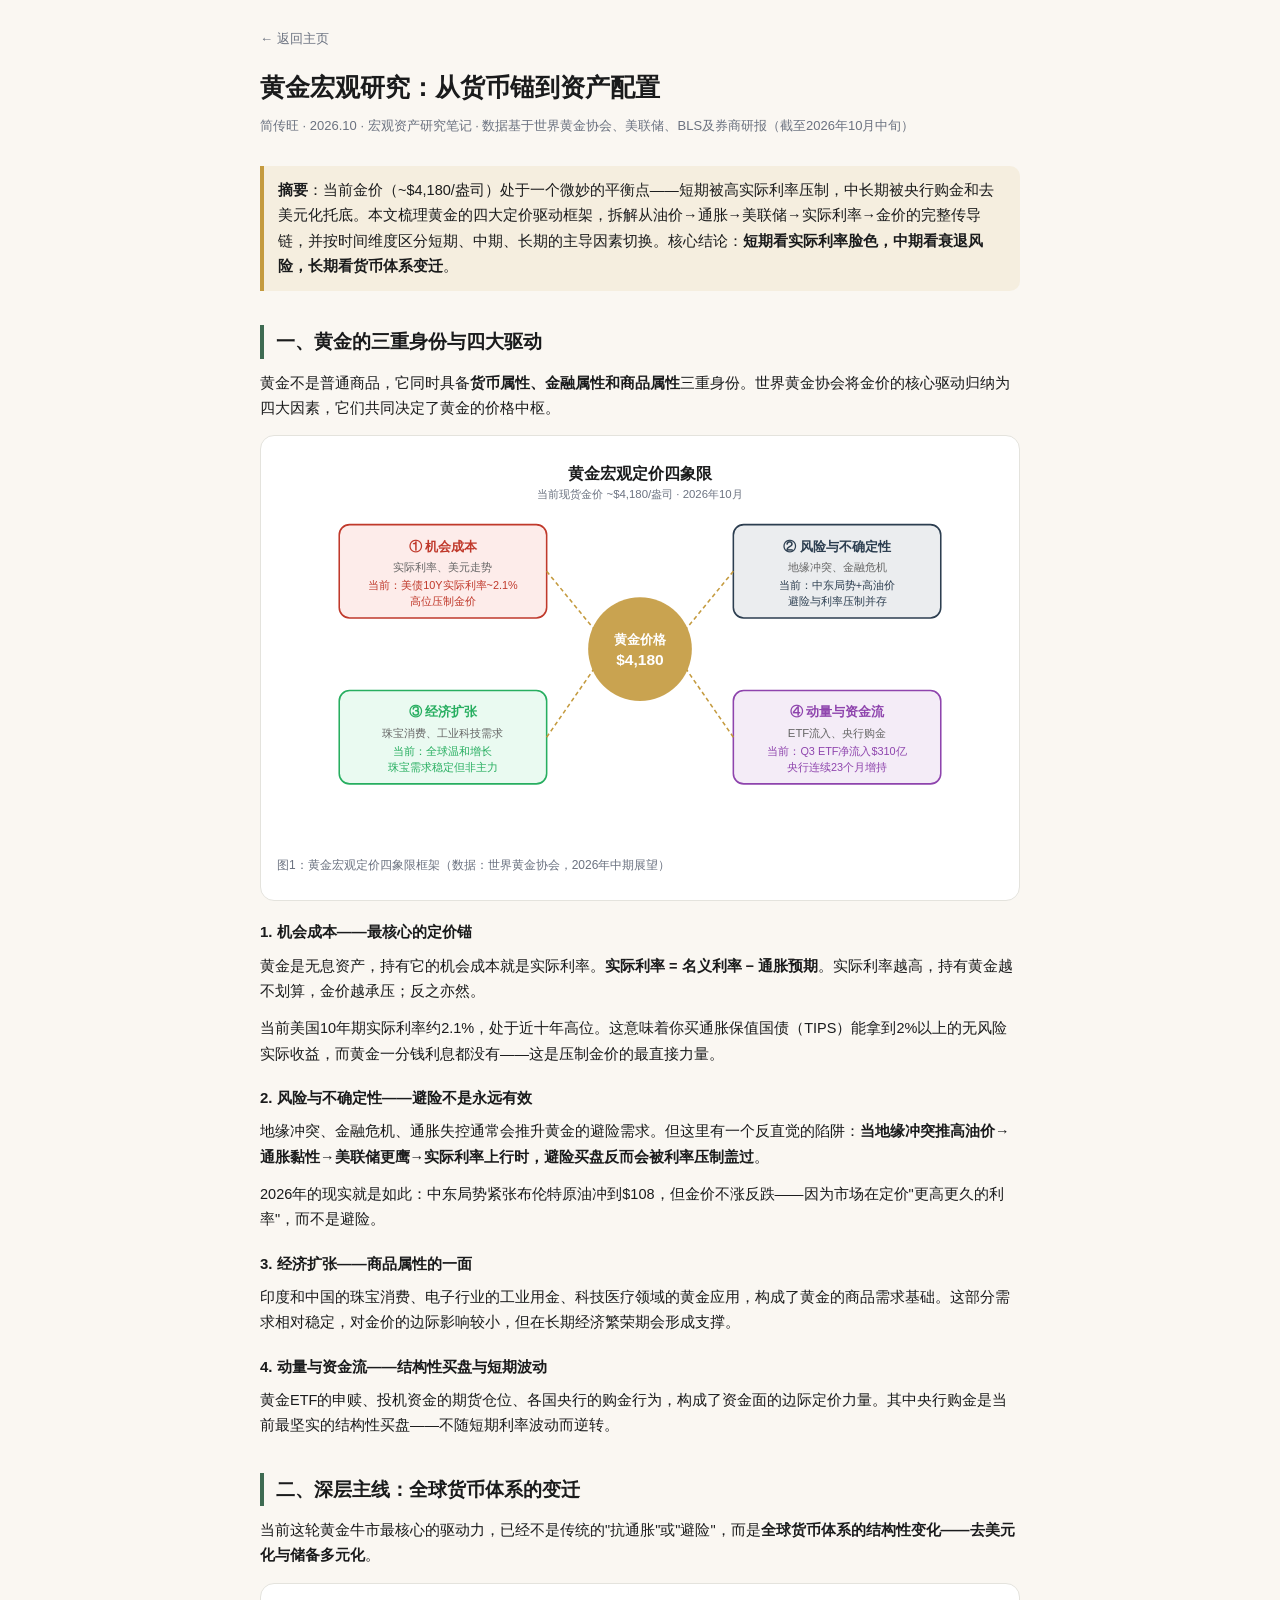
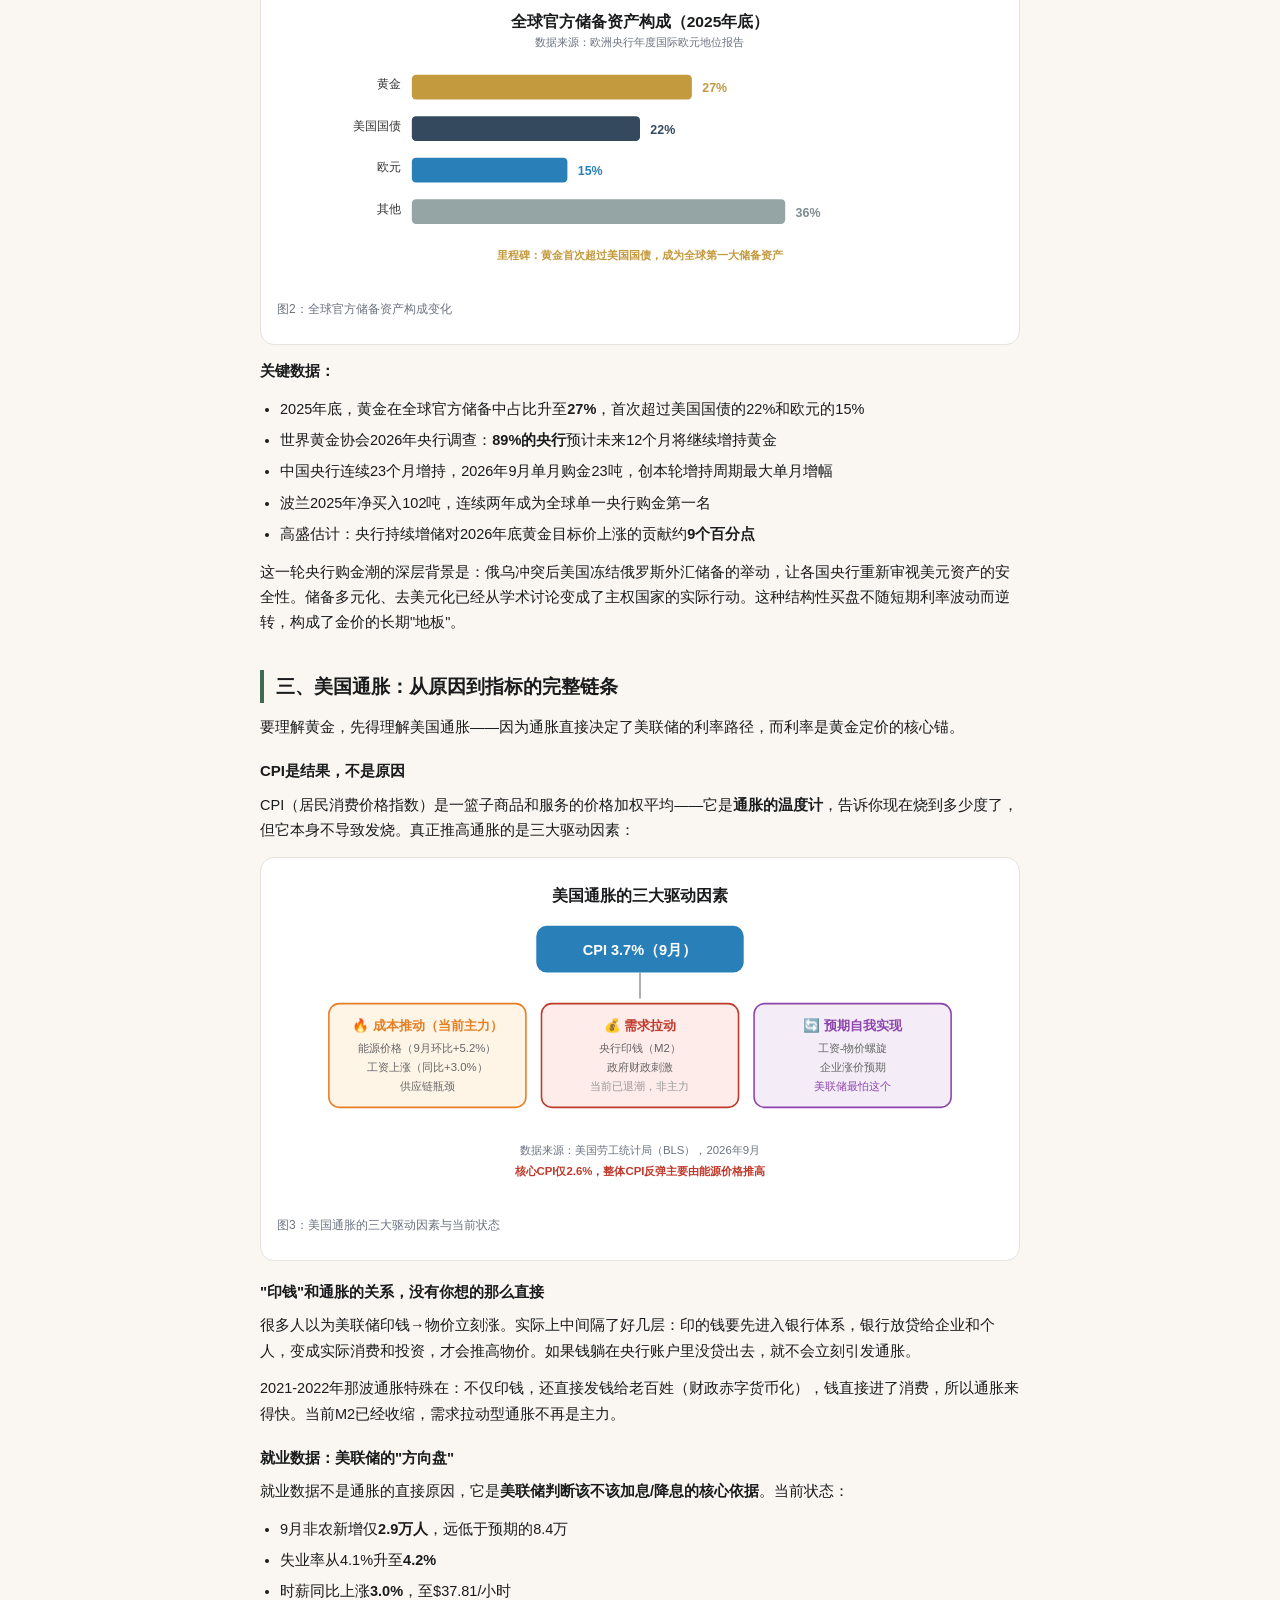
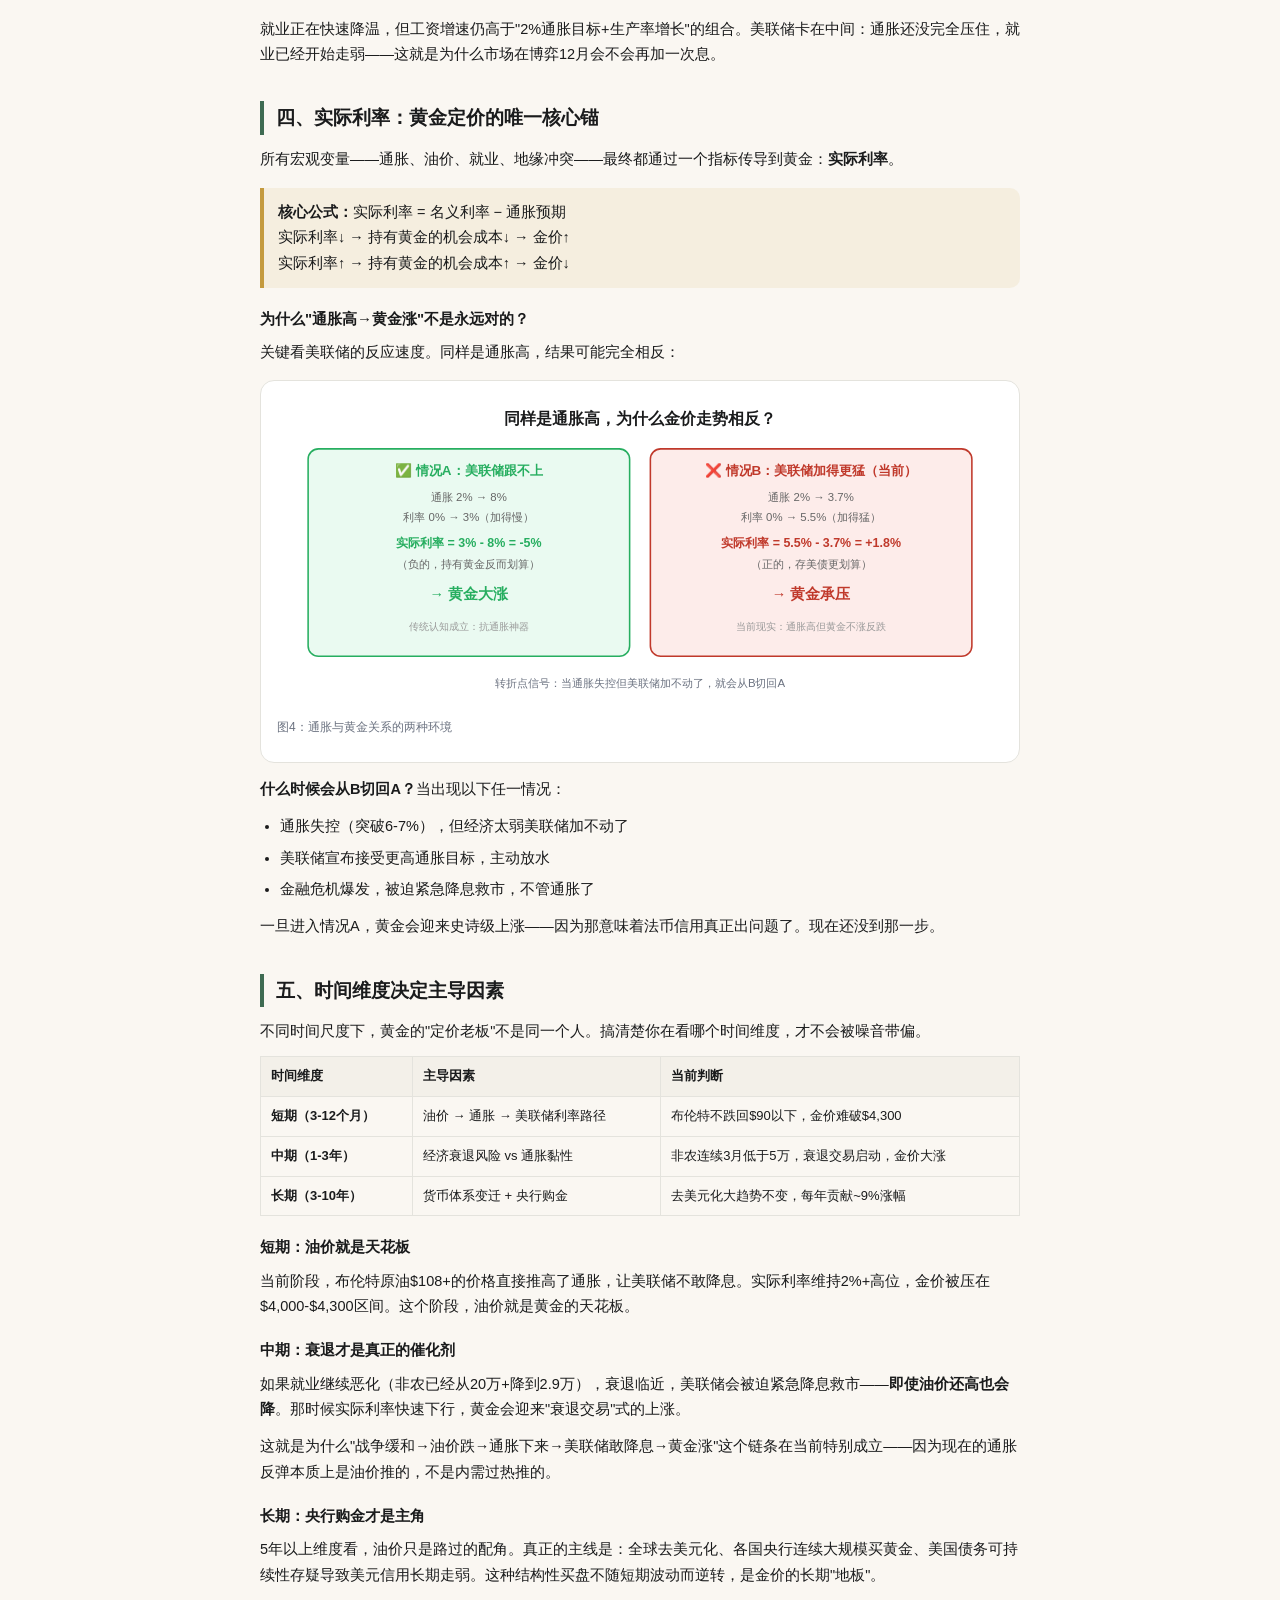
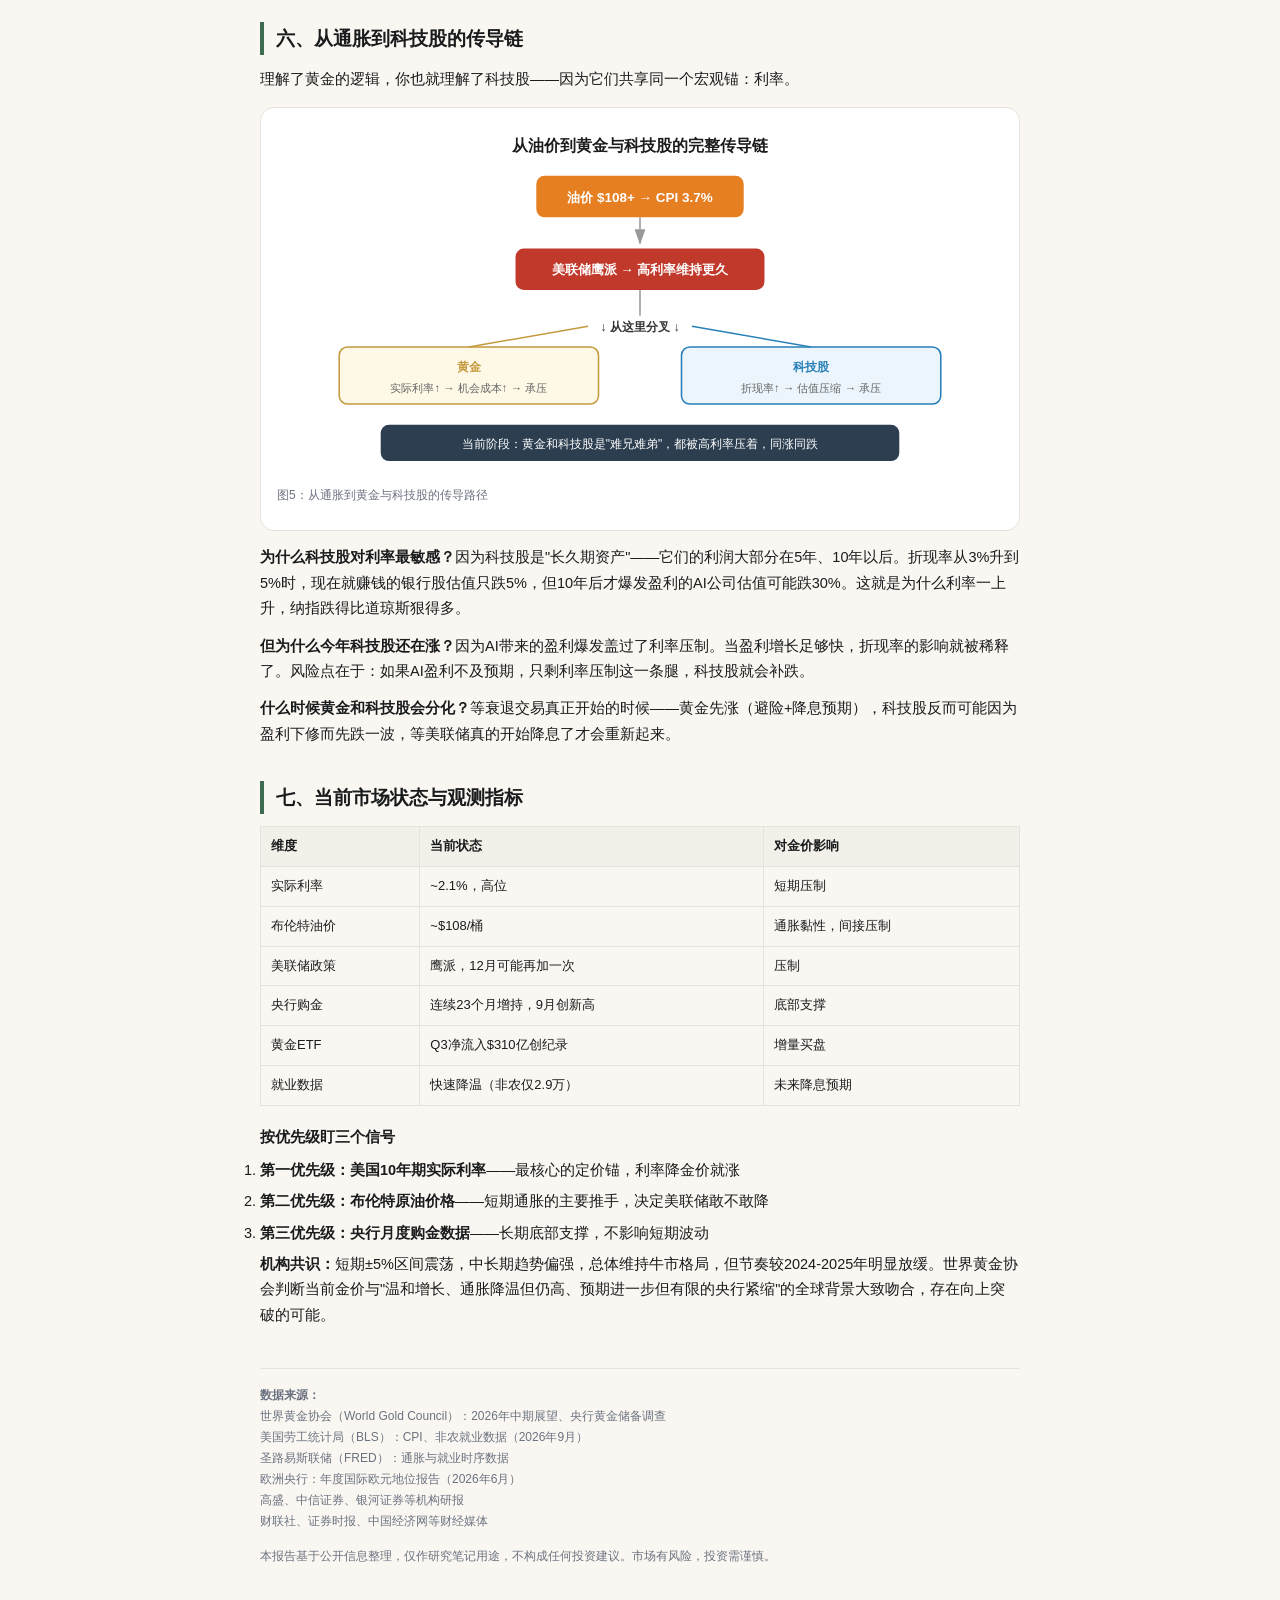
<file: gold-macro.html>
<!DOCTYPE html>
<html lang="zh-CN">
<head>
<meta charset="UTF-8">
<meta name="viewport" content="width=device-width, initial-scale=1.0">
<title>黄金宏观研究：从货币锚到资产配置 · 简传旺</title>
<meta name="description" content="梳理黄金的四大定价驱动框架、央行购金与去美元化的深层主线、美国通胀与实际利率的传导机制，以及不同时间维度下黄金的主导因素切换。">
<style>
  :root {
    --text: #1A1B1C;
    --text2: #6B7280;
    --bg: #FAF7F2;
    --card: #FFFFFF;
    --line: #E4E3DD;
    --pine: #3E6B52;
    --gold: #C49A3E;
    --blush: #D98BA0;
  }
  * { box-sizing: border-box; margin: 0; padding: 0; }
  body {
    font-family: -apple-system, "PingFang SC", "Noto Serif SC", "Segoe UI", Arial, sans-serif;
    background: var(--bg);
    color: var(--text);
    line-height: 1.75;
    padding: 24px 16px 48px;
  }
  .wrap { max-width: 760px; margin: 0 auto; }
  .toplink { display: inline-block; font-size: 13px; color: var(--text2); text-decoration: none; margin-bottom: 18px; }
  h1 { font-size: 25px; font-weight: 700; line-height: 1.45; margin-bottom: 10px; }
  .meta { font-size: 13px; color: var(--text2); margin-bottom: 28px; }
  h2 { font-size: 19px; font-weight: 600; margin: 34px 0 12px; padding-left: 12px; border-left: 4px solid var(--pine); }
  h3 { font-size: 15px; font-weight: 600; margin: 18px 0 8px; }
  p { font-size: 14.5px; margin-bottom: 12px; }
  ul { margin: 0 0 12px 20px; }
  li { font-size: 14.5px; margin-bottom: 6px; }
  strong { font-weight: 600; }
  .card { background: var(--card); border: 1px solid var(--line); border-radius: 14px; padding: 16px; margin: 14px 0; }
  .keybox { background: rgba(196, 154, 62, 0.10); border-left: 4px solid var(--gold); padding: 12px 14px; border-radius: 0 10px 10px 0; margin: 16px 0; font-size: 14.5px; }
  .chart-svg svg { width: 100%; height: auto; display: block; margin: 8px 0 4px; }
  .caption { font-size: 12px; color: var(--text2); margin-bottom: 8px; }
  table { width: 100%; border-collapse: collapse; margin: 12px 0; font-size: 13px; }
  th, td { border: 1px solid var(--line); padding: 8px 10px; text-align: left; }
  th { background: #F3F0E9; font-weight: 600; }
  .sources { font-size: 12px; color: var(--text2); margin-top: 40px; padding-top: 16px; border-top: 1px solid var(--line); }
  .sources a { color: var(--pine); word-break: break-all; }
  .disclaimer { font-size: 12px; color: var(--text2); margin-top: 14px; }
</style>
</head>
<body>
<div class="wrap">
  <a class="toplink" href="./">← 返回主页</a>
  <h1>黄金宏观研究：从货币锚到资产配置</h1>
  <div class="meta">简传旺 · 2026.10 · 宏观资产研究笔记 · 数据基于世界黄金协会、美联储、BLS及券商研报（截至2026年10月中旬）</div>

  <div class="keybox">
    <strong>摘要</strong>：当前金价（~$4,180/盎司）处于一个微妙的平衡点——短期被高实际利率压制，中长期被央行购金和去美元化托底。本文梳理黄金的四大定价驱动框架，拆解从油价→通胀→美联储→实际利率→金价的完整传导链，并按时间维度区分短期、中期、长期的主导因素切换。核心结论：<strong>短期看实际利率脸色，中期看衰退风险，长期看货币体系变迁</strong>。
  </div>

  <h2>一、黄金的三重身份与四大驱动</h2>
  <p>黄金不是普通商品，它同时具备<strong>货币属性、金融属性和商品属性</strong>三重身份。世界黄金协会将金价的核心驱动归纳为四大因素，它们共同决定了黄金的价格中枢。</p>

  <div class="card">
    <svg viewBox="0 0 700 380" xmlns="http://www.w3.org/2000/svg" role="img" aria-label="黄金四大定价驱动框架图">
      <text x="350" y="26" text-anchor="middle" font-size="15" font-weight="600" fill="#1A1B1C">黄金宏观定价四象限</text>
      <text x="350" y="44" text-anchor="middle" font-size="11" fill="#6B7280">当前现货金价 ~$4,180/盎司 · 2026年10月</text>

      <!-- 中心 -->
      <circle cx="350" cy="190" r="50" fill="#C49A3E" opacity="0.9"/>
      <text x="350" y="185" text-anchor="middle" font-size="13" font-weight="600" fill="#fff">黄金价格</text>
      <text x="350" y="205" text-anchor="middle" font-size="15" font-weight="700" fill="#fff">$4,180</text>

      <!-- 左上：机会成本 -->
      <rect x="60" y="70" width="200" height="90" rx="10" fill="#FDECEA" stroke="#C0392B" stroke-width="1.5"/>
      <text x="160" y="95" text-anchor="middle" font-size="13" font-weight="600" fill="#C0392B">① 机会成本</text>
      <text x="160" y="115" text-anchor="middle" font-size="11" fill="#666">实际利率、美元走势</text>
      <text x="160" y="132" text-anchor="middle" font-size="10.5" fill="#C0392B">当前：美债10Y实际利率~2.1%</text>
      <text x="160" y="148" text-anchor="middle" font-size="10.5" fill="#C0392B">高位压制金价</text>

      <!-- 右上：风险与不确定性 -->
      <rect x="440" y="70" width="200" height="90" rx="10" fill="#EBEDEF" stroke="#2C3E50" stroke-width="1.5"/>
      <text x="540" y="95" text-anchor="middle" font-size="13" font-weight="600" fill="#2C3E50">② 风险与不确定性</text>
      <text x="540" y="115" text-anchor="middle" font-size="11" fill="#666">地缘冲突、金融危机</text>
      <text x="540" y="132" text-anchor="middle" font-size="10.5" fill="#2C3E50">当前：中东局势+高油价</text>
      <text x="540" y="148" text-anchor="middle" font-size="10.5" fill="#2C3E50">避险与利率压制并存</text>

      <!-- 左下：经济扩张 -->
      <rect x="60" y="230" width="200" height="90" rx="10" fill="#EAFaf1" stroke="#27AE60" stroke-width="1.5"/>
      <text x="160" y="255" text-anchor="middle" font-size="13" font-weight="600" fill="#27AE60">③ 经济扩张</text>
      <text x="160" y="275" text-anchor="middle" font-size="11" fill="#666">珠宝消费、工业科技需求</text>
      <text x="160" y="292" text-anchor="middle" font-size="10.5" fill="#27AE60">当前：全球温和增长</text>
      <text x="160" y="308" text-anchor="middle" font-size="10.5" fill="#27AE60">珠宝需求稳定但非主力</text>

      <!-- 右下：动量与资金流 -->
      <rect x="440" y="230" width="200" height="90" rx="10" fill="#F4ECF7" stroke="#8E44AD" stroke-width="1.5"/>
      <text x="540" y="255" text-anchor="middle" font-size="13" font-weight="600" fill="#8E44AD">④ 动量与资金流</text>
      <text x="540" y="275" text-anchor="middle" font-size="11" fill="#666">ETF流入、央行购金</text>
      <text x="540" y="292" text-anchor="middle" font-size="10.5" fill="#8E44AD">当前：Q3 ETF净流入$310亿</text>
      <text x="540" y="308" text-anchor="middle" font-size="10.5" fill="#8E44AD">央行连续23个月增持</text>

      <!-- 连线 -->
      <line x1="260" y1="115" x2="305" y2="170" stroke="#C49A3E" stroke-width="1.5" stroke-dasharray="4 3"/>
      <line x1="440" y1="115" x2="395" y2="170" stroke="#C49A3E" stroke-width="1.5" stroke-dasharray="4 3"/>
      <line x1="260" y1="275" x2="305" y2="210" stroke="#C49A3E" stroke-width="1.5" stroke-dasharray="4 3"/>
      <line x1="440" y1="275" x2="395" y2="210" stroke="#C49A3E" stroke-width="1.5" stroke-dasharray="4 3"/>
    </svg>
    <div class="caption">图1：黄金宏观定价四象限框架（数据：世界黄金协会，2026年中期展望）</div>
  </div>

  <h3>1. 机会成本——最核心的定价锚</h3>
  <p>黄金是无息资产，持有它的机会成本就是实际利率。<strong>实际利率 = 名义利率 − 通胀预期</strong>。实际利率越高，持有黄金越不划算，金价越承压；反之亦然。</p>
  <p>当前美国10年期实际利率约2.1%，处于近十年高位。这意味着你买通胀保值国债（TIPS）能拿到2%以上的无风险实际收益，而黄金一分钱利息都没有——这是压制金价的最直接力量。</p>

  <h3>2. 风险与不确定性——避险不是永远有效</h3>
  <p>地缘冲突、金融危机、通胀失控通常会推升黄金的避险需求。但这里有一个反直觉的陷阱：<strong>当地缘冲突推高油价→通胀黏性→美联储更鹰→实际利率上行时，避险买盘反而会被利率压制盖过</strong>。</p>
  <p>2026年的现实就是如此：中东局势紧张布伦特原油冲到$108，但金价不涨反跌——因为市场在定价"更高更久的利率"，而不是避险。</p>

  <h3>3. 经济扩张——商品属性的一面</h3>
  <p>印度和中国的珠宝消费、电子行业的工业用金、科技医疗领域的黄金应用，构成了黄金的商品需求基础。这部分需求相对稳定，对金价的边际影响较小，但在长期经济繁荣期会形成支撑。</p>

  <h3>4. 动量与资金流——结构性买盘与短期波动</h3>
  <p>黄金ETF的申赎、投机资金的期货仓位、各国央行的购金行为，构成了资金面的边际定价力量。其中央行购金是当前最坚实的结构性买盘——不随短期利率波动而逆转。</p>

  <h2>二、深层主线：全球货币体系的变迁</h2>
  <p>当前这轮黄金牛市最核心的驱动力，已经不是传统的"抗通胀"或"避险"，而是<strong>全球货币体系的结构性变化——去美元化与储备多元化</strong>。</p>

  <div class="card">
    <svg viewBox="0 0 700 280" xmlns="http://www.w3.org/2000/svg" role="img" aria-label="全球官方储备资产构成图">
      <text x="350" y="26" text-anchor="middle" font-size="15" font-weight="600" fill="#1A1B1C">全球官方储备资产构成（2025年底）</text>
      <text x="350" y="44" text-anchor="middle" font-size="11" fill="#6B7280">数据来源：欧洲央行年度国际欧元地位报告</text>

      <!-- 黄金 27% -->
      <text x="120" y="85" text-anchor="end" font-size="12" fill="#333">黄金</text>
      <rect x="130" y="72" width="270" height="24" rx="4" fill="#C49A3E"/>
      <text x="410" y="89" font-size="12" font-weight="600" fill="#C49A3E">27%</text>

      <!-- 美债 22% -->
      <text x="120" y="125" text-anchor="end" font-size="12" fill="#333">美国国债</text>
      <rect x="130" y="112" width="220" height="24" rx="4" fill="#34495E"/>
      <text x="360" y="129" font-size="12" font-weight="600" fill="#34495E">22%</text>

      <!-- 欧元 15% -->
      <text x="120" y="165" text-anchor="end" font-size="12" fill="#333">欧元</text>
      <rect x="130" y="152" width="150" height="24" rx="4" fill="#2980B9"/>
      <text x="290" y="169" font-size="12" font-weight="600" fill="#2980B9">15%</text>

      <!-- 其他 36% -->
      <text x="120" y="205" text-anchor="end" font-size="12" fill="#333">其他</text>
      <rect x="130" y="192" width="360" height="24" rx="4" fill="#95A5A6"/>
      <text x="500" y="209" font-size="12" font-weight="600" fill="#7F8C8D">36%</text>

      <text x="350" y="250" text-anchor="middle" font-size="11" fill="#C49A3E" font-weight="600">
        里程碑：黄金首次超过美国国债，成为全球第一大储备资产
      </text>
    </svg>
    <div class="caption">图2：全球官方储备资产构成变化</div>
  </div>

  <p><strong>关键数据：</strong></p>
  <ul>
    <li>2025年底，黄金在全球官方储备中占比升至<strong>27%</strong>，首次超过美国国债的22%和欧元的15%</li>
    <li>世界黄金协会2026年央行调查：<strong>89%的央行</strong>预计未来12个月将继续增持黄金</li>
    <li>中国央行连续23个月增持，2026年9月单月购金23吨，创本轮增持周期最大单月增幅</li>
    <li>波兰2025年净买入102吨，连续两年成为全球单一央行购金第一名</li>
    <li>高盛估计：央行持续增储对2026年底黄金目标价上涨的贡献约<strong>9个百分点</strong></li>
  </ul>

  <p>这一轮央行购金潮的深层背景是：俄乌冲突后美国冻结俄罗斯外汇储备的举动，让各国央行重新审视美元资产的安全性。储备多元化、去美元化已经从学术讨论变成了主权国家的实际行动。这种结构性买盘不随短期利率波动而逆转，构成了金价的长期"地板"。</p>

  <h2>三、美国通胀：从原因到指标的完整链条</h2>
  <p>要理解黄金，先得理解美国通胀——因为通胀直接决定了美联储的利率路径，而利率是黄金定价的核心锚。</p>

  <h3>CPI是结果，不是原因</h3>
  <p>CPI（居民消费价格指数）是一篮子商品和服务的价格加权平均——它是<strong>通胀的温度计</strong>，告诉你现在烧到多少度了，但它本身不导致发烧。真正推高通胀的是三大驱动因素：</p>

  <div class="card">
    <svg viewBox="0 0 700 320" xmlns="http://www.w3.org/2000/svg" role="img" aria-label="美国通胀三大驱动因素图">
      <text x="350" y="26" text-anchor="middle" font-size="15" font-weight="600" fill="#1A1B1C">美国通胀的三大驱动因素</text>

      <!-- 顶部：CPI -->
      <rect x="250" y="50" width="200" height="45" rx="10" fill="#2980B9"/>
      <text x="350" y="78" text-anchor="middle" font-size="14" font-weight="600" fill="#fff">CPI 3.7%（9月）</text>

      <line x1="350" y1="95" x2="350" y2="120" stroke="#999" stroke-width="1.5"/>

      <!-- 三大驱动 -->
      <!-- 成本推动 -->
      <rect x="50" y="125" width="190" height="100" rx="10" fill="#FEF5E7" stroke="#E67E22" stroke-width="1.5"/>
      <text x="145" y="150" text-anchor="middle" font-size="13" font-weight="600" fill="#E67E22">🔥 成本推动（当前主力）</text>
      <text x="145" y="172" text-anchor="middle" font-size="11" fill="#666">能源价格（9月环比+5.2%）</text>
      <text x="145" y="190" text-anchor="middle" font-size="11" fill="#666">工资上涨（同比+3.0%）</text>
      <text x="145" y="208" text-anchor="middle" font-size="11" fill="#666">供应链瓶颈</text>

      <!-- 需求拉动 -->
      <rect x="255" y="125" width="190" height="100" rx="10" fill="#FDECEA" stroke="#C0392B" stroke-width="1.5"/>
      <text x="350" y="150" text-anchor="middle" font-size="13" font-weight="600" fill="#C0392B">💰 需求拉动</text>
      <text x="350" y="172" text-anchor="middle" font-size="11" fill="#666">央行印钱（M2）</text>
      <text x="350" y="190" text-anchor="middle" font-size="11" fill="#666">政府财政刺激</text>
      <text x="350" y="208" text-anchor="middle" font-size="11" fill="#999">当前已退潮，非主力</text>

      <!-- 预期自我实现 -->
      <rect x="460" y="125" width="190" height="100" rx="10" fill="#F4ECF7" stroke="#8E44AD" stroke-width="1.5"/>
      <text x="555" y="150" text-anchor="middle" font-size="13" font-weight="600" fill="#8E44AD">🔄 预期自我实现</text>
      <text x="555" y="172" text-anchor="middle" font-size="11" fill="#666">工资-物价螺旋</text>
      <text x="555" y="190" text-anchor="middle" font-size="11" fill="#666">企业涨价预期</text>
      <text x="555" y="208" text-anchor="middle" font-size="11" fill="#8E44AD">美联储最怕这个</text>

      <text x="350" y="270" text-anchor="middle" font-size="11" fill="#6B7280">
        数据来源：美国劳工统计局（BLS），2026年9月
      </text>
      <text x="350" y="290" text-anchor="middle" font-size="11" fill="#C0392B" font-weight="600">
        核心CPI仅2.6%，整体CPI反弹主要由能源价格推高
      </text>
    </svg>
    <div class="caption">图3：美国通胀的三大驱动因素与当前状态</div>
  </div>

  <h3>"印钱"和通胀的关系，没有你想的那么直接</h3>
  <p>很多人以为美联储印钱→物价立刻涨。实际上中间隔了好几层：印的钱要先进入银行体系，银行放贷给企业和个人，变成实际消费和投资，才会推高物价。如果钱躺在央行账户里没贷出去，就不会立刻引发通胀。</p>
  <p>2021-2022年那波通胀特殊在：不仅印钱，还直接发钱给老百姓（财政赤字货币化），钱直接进了消费，所以通胀来得快。当前M2已经收缩，需求拉动型通胀不再是主力。</p>

  <h3>就业数据：美联储的"方向盘"</h3>
  <p>就业数据不是通胀的直接原因，它是<strong>美联储判断该不该加息/降息的核心依据</strong>。当前状态：</p>
  <ul>
    <li>9月非农新增仅<strong>2.9万人</strong>，远低于预期的8.4万</li>
    <li>失业率从4.1%升至<strong>4.2%</strong></li>
    <li>时薪同比上涨<strong>3.0%</strong>，至$37.81/小时</li>
  </ul>
  <p>就业正在快速降温，但工资增速仍高于"2%通胀目标+生产率增长"的组合。美联储卡在中间：通胀还没完全压住，就业已经开始走弱——这就是为什么市场在博弈12月会不会再加一次息。</p>

  <h2>四、实际利率：黄金定价的唯一核心锚</h2>
  <p>所有宏观变量——通胀、油价、就业、地缘冲突——最终都通过一个指标传导到黄金：<strong>实际利率</strong>。</p>

  <div class="keybox">
    <strong>核心公式：</strong>实际利率 = 名义利率 − 通胀预期<br>
    实际利率↓ → 持有黄金的机会成本↓ → 金价↑<br>
    实际利率↑ → 持有黄金的机会成本↑ → 金价↓
  </div>

  <h3>为什么"通胀高→黄金涨"不是永远对的？</h3>
  <p>关键看美联储的反应速度。同样是通胀高，结果可能完全相反：</p>

  <div class="card">
    <svg viewBox="0 0 700 300" xmlns="http://www.w3.org/2000/svg" role="img" aria-label="两种通胀环境下黄金的不同表现">
      <text x="350" y="26" text-anchor="middle" font-size="15" font-weight="600" fill="#1A1B1C">同样是通胀高，为什么金价走势相反？</text>

      <!-- 情况A：传统逻辑 -->
      <rect x="30" y="50" width="310" height="200" rx="10" fill="#EAFaf1" stroke="#27AE60" stroke-width="1.5"/>
      <text x="185" y="75" text-anchor="middle" font-size="13" font-weight="600" fill="#27AE60">✅ 情况A：美联储跟不上</text>
      <text x="185" y="100" text-anchor="middle" font-size="11" fill="#666">通胀 2% → 8%</text>
      <text x="185" y="120" text-anchor="middle" font-size="11" fill="#666">利率 0% → 3%（加得慢）</text>
      <text x="185" y="145" text-anchor="middle" font-size="12" font-weight="600" fill="#27AE60">实际利率 = 3% - 8% = -5%</text>
      <text x="185" y="165" text-anchor="middle" font-size="11" fill="#666">（负的，持有黄金反而划算）</text>
      <text x="185" y="195" text-anchor="middle" font-size="14" font-weight="700" fill="#27AE60">→ 黄金大涨</text>
      <text x="185" y="225" text-anchor="middle" font-size="10" fill="#999">传统认知成立：抗通胀神器</text>

      <!-- 情况B：当前现实 -->
      <rect x="360" y="50" width="310" height="200" rx="10" fill="#FDECEA" stroke="#C0392B" stroke-width="1.5"/>
      <text x="515" y="75" text-anchor="middle" font-size="13" font-weight="600" fill="#C0392B">❌ 情况B：美联储加得更猛（当前）</text>
      <text x="515" y="100" text-anchor="middle" font-size="11" fill="#666">通胀 2% → 3.7%</text>
      <text x="515" y="120" text-anchor="middle" font-size="11" fill="#666">利率 0% → 5.5%（加得猛）</text>
      <text x="515" y="145" text-anchor="middle" font-size="12" font-weight="600" fill="#C0392B">实际利率 = 5.5% - 3.7% = +1.8%</text>
      <text x="515" y="165" text-anchor="middle" font-size="11" fill="#666">（正的，存美债更划算）</text>
      <text x="515" y="195" text-anchor="middle" font-size="14" font-weight="700" fill="#C0392B">→ 黄金承压</text>
      <text x="515" y="225" text-anchor="middle" font-size="10" fill="#999">当前现实：通胀高但黄金不涨反跌</text>

      <text x="350" y="280" text-anchor="middle" font-size="11" fill="#6B7280">
        转折点信号：当通胀失控但美联储加不动了，就会从B切回A
      </text>
    </svg>
    <div class="caption">图4：通胀与黄金关系的两种环境</div>
  </div>

  <p><strong>什么时候会从B切回A？</strong>当出现以下任一情况：</p>
  <ul>
    <li>通胀失控（突破6-7%），但经济太弱美联储加不动了</li>
    <li>美联储宣布接受更高通胀目标，主动放水</li>
    <li>金融危机爆发，被迫紧急降息救市，不管通胀了</li>
  </ul>
  <p>一旦进入情况A，黄金会迎来史诗级上涨——因为那意味着法币信用真正出问题了。现在还没到那一步。</p>

  <h2>五、时间维度决定主导因素</h2>
  <p>不同时间尺度下，黄金的"定价老板"不是同一个人。搞清楚你在看哪个时间维度，才不会被噪音带偏。</p>

  <table>
    <tr>
      <th>时间维度</th>
      <th>主导因素</th>
      <th>当前判断</th>
    </tr>
    <tr>
      <td><strong>短期（3-12个月）</strong></td>
      <td>油价 → 通胀 → 美联储利率路径</td>
      <td>布伦特不跌回$90以下，金价难破$4,300</td>
    </tr>
    <tr>
      <td><strong>中期（1-3年）</strong></td>
      <td>经济衰退风险 vs 通胀黏性</td>
      <td>非农连续3月低于5万，衰退交易启动，金价大涨</td>
    </tr>
    <tr>
      <td><strong>长期（3-10年）</strong></td>
      <td>货币体系变迁 + 央行购金</td>
      <td>去美元化大趋势不变，每年贡献~9%涨幅</td>
    </tr>
  </table>

  <h3>短期：油价就是天花板</h3>
  <p>当前阶段，布伦特原油$108+的价格直接推高了通胀，让美联储不敢降息。实际利率维持2%+高位，金价被压在$4,000-$4,300区间。这个阶段，油价就是黄金的天花板。</p>

  <h3>中期：衰退才是真正的催化剂</h3>
  <p>如果就业继续恶化（非农已经从20万+降到2.9万），衰退临近，美联储会被迫紧急降息救市——<strong>即使油价还高也会降</strong>。那时候实际利率快速下行，黄金会迎来"衰退交易"式的上涨。</p>
  <p>这就是为什么"战争缓和→油价跌→通胀下来→美联储敢降息→黄金涨"这个链条在当前特别成立——因为现在的通胀反弹本质上是油价推的，不是内需过热推的。</p>

  <h3>长期：央行购金才是主角</h3>
  <p>5年以上维度看，油价只是路过的配角。真正的主线是：全球去美元化、各国央行连续大规模买黄金、美国债务可持续性存疑导致美元信用长期走弱。这种结构性买盘不随短期波动而逆转，是金价的长期"地板"。</p>

  <h2>六、从通胀到科技股的传导链</h2>
  <p>理解了黄金的逻辑，你也就理解了科技股——因为它们共享同一个宏观锚：利率。</p>

  <div class="card">
    <svg viewBox="0 0 700 340" xmlns="http://www.w3.org/2000/svg" role="img" aria-label="从通胀到黄金和科技股的传导链">
      <text x="350" y="26" text-anchor="middle" font-size="15" font-weight="600" fill="#1A1B1C">从油价到黄金与科技股的完整传导链</text>

      <!-- 起点 -->
      <rect x="250" y="50" width="200" height="40" rx="8" fill="#E67E22"/>
      <text x="350" y="75" text-anchor="middle" font-size="13" font-weight="600" fill="#fff">油价 $108+ → CPI 3.7%</text>

      <line x1="350" y1="90" x2="350" y2="115" stroke="#999" stroke-width="1.5" marker-end="url(#arrow)"/>

      <!-- 美联储 -->
      <rect x="230" y="120" width="240" height="40" rx="8" fill="#C0392B"/>
      <text x="350" y="145" text-anchor="middle" font-size="13" font-weight="600" fill="#fff">美联储鹰派 → 高利率维持更久</text>

      <line x1="350" y1="160" x2="350" y2="185" stroke="#999" stroke-width="1.5"/>

      <!-- 分叉点 -->
      <text x="350" y="200" text-anchor="middle" font-size="12" font-weight="600" fill="#333">↓ 从这里分叉 ↓</text>

      <!-- 左：黄金 -->
      <rect x="60" y="215" width="250" height="55" rx="8" fill="#FEF9E7" stroke="#C49A3E" stroke-width="1.5"/>
      <text x="185" y="238" text-anchor="middle" font-size="12" font-weight="600" fill="#C49A3E">黄金</text>
      <text x="185" y="258" text-anchor="middle" font-size="11" fill="#666">实际利率↑ → 机会成本↑ → 承压</text>

      <!-- 右：科技股 -->
      <rect x="390" y="215" width="250" height="55" rx="8" fill="#EBF5FB" stroke="#2980B9" stroke-width="1.5"/>
      <text x="515" y="238" text-anchor="middle" font-size="12" font-weight="600" fill="#2980B9">科技股</text>
      <text x="515" y="258" text-anchor="middle" font-size="11" fill="#666">折现率↑ → 估值压缩 → 承压</text>

      <line x1="300" y1="195" x2="185" y2="215" stroke="#C49A3E" stroke-width="1.5"/>
      <line x1="400" y1="195" x2="515" y2="215" stroke="#2980B9" stroke-width="1.5"/>

      <!-- 底部总结 -->
      <rect x="100" y="290" width="500" height="35" rx="8" fill="#2C3E50"/>
      <text x="350" y="312" text-anchor="middle" font-size="11.5" fill="#fff">
        当前阶段：黄金和科技股是"难兄难弟"，都被高利率压着，同涨同跌
      </text>

      <defs>
        <marker id="arrow" markerWidth="10" markerHeight="7" refX="9" refY="3.5" orient="auto">
          <polygon points="0 0, 10 3.5, 0 7" fill="#999"/>
        </marker>
      </defs>
    </svg>
    <div class="caption">图5：从通胀到黄金与科技股的传导路径</div>
  </div>

  <p><strong>为什么科技股对利率最敏感？</strong>因为科技股是"长久期资产"——它们的利润大部分在5年、10年以后。折现率从3%升到5%时，现在就赚钱的银行股估值只跌5%，但10年后才爆发盈利的AI公司估值可能跌30%。这就是为什么利率一上升，纳指跌得比道琼斯狠得多。</p>

  <p><strong>但为什么今年科技股还在涨？</strong>因为AI带来的盈利爆发盖过了利率压制。当盈利增长足够快，折现率的影响就被稀释了。风险点在于：如果AI盈利不及预期，只剩利率压制这一条腿，科技股就会补跌。</p>

  <p><strong>什么时候黄金和科技股会分化？</strong>等衰退交易真正开始的时候——黄金先涨（避险+降息预期），科技股反而可能因为盈利下修而先跌一波，等美联储真的开始降息了才会重新起来。</p>

  <h2>七、当前市场状态与观测指标</h2>

  <table>
    <tr>
      <th>维度</th>
      <th>当前状态</th>
      <th>对金价影响</th>
    </tr>
    <tr>
      <td>实际利率</td>
      <td>~2.1%，高位</td>
      <td>短期压制</td>
    </tr>
    <tr>
      <td>布伦特油价</td>
      <td>~$108/桶</td>
      <td>通胀黏性，间接压制</td>
    </tr>
    <tr>
      <td>美联储政策</td>
      <td>鹰派，12月可能再加一次</td>
      <td>压制</td>
    </tr>
    <tr>
      <td>央行购金</td>
      <td>连续23个月增持，9月创新高</td>
      <td>底部支撑</td>
    </tr>
    <tr>
      <td>黄金ETF</td>
      <td>Q3净流入$310亿创纪录</td>
      <td>增量买盘</td>
    </tr>
    <tr>
      <td>就业数据</td>
      <td>快速降温（非农仅2.9万）</td>
      <td>未来降息预期</td>
    </tr>
  </table>

  <h3>按优先级盯三个信号</h3>
  <ol>
    <li><strong>第一优先级：美国10年期实际利率</strong>——最核心的定价锚，利率降金价就涨</li>
    <li><strong>第二优先级：布伦特原油价格</strong>——短期通胀的主要推手，决定美联储敢不敢降</li>
    <li><strong>第三优先级：央行月度购金数据</strong>——长期底部支撑，不影响短期波动</li>
  </ol>

  <p><strong>机构共识：</strong>短期±5%区间震荡，中长期趋势偏强，总体维持牛市格局，但节奏较2024-2025年明显放缓。世界黄金协会判断当前金价与"温和增长、通胀降温但仍高、预期进一步但有限的央行紧缩"的全球背景大致吻合，存在向上突破的可能。</p>

  <div class="sources">
    <strong>数据来源：</strong><br>
    世界黄金协会（World Gold Council）：2026年中期展望、央行黄金储备调查<br>
    美国劳工统计局（BLS）：CPI、非农就业数据（2026年9月）<br>
    圣路易斯联储（FRED）：通胀与就业时序数据<br>
    欧洲央行：年度国际欧元地位报告（2026年6月）<br>
    高盛、中信证券、银河证券等机构研报<br>
    财联社、证券时报、中国经济网等财经媒体
  </div>

  <div class="disclaimer">
    本报告基于公开信息整理，仅作研究笔记用途，不构成任何投资建议。市场有风险，投资需谨慎。
  </div>

</div>
</body>
</html>
</file>
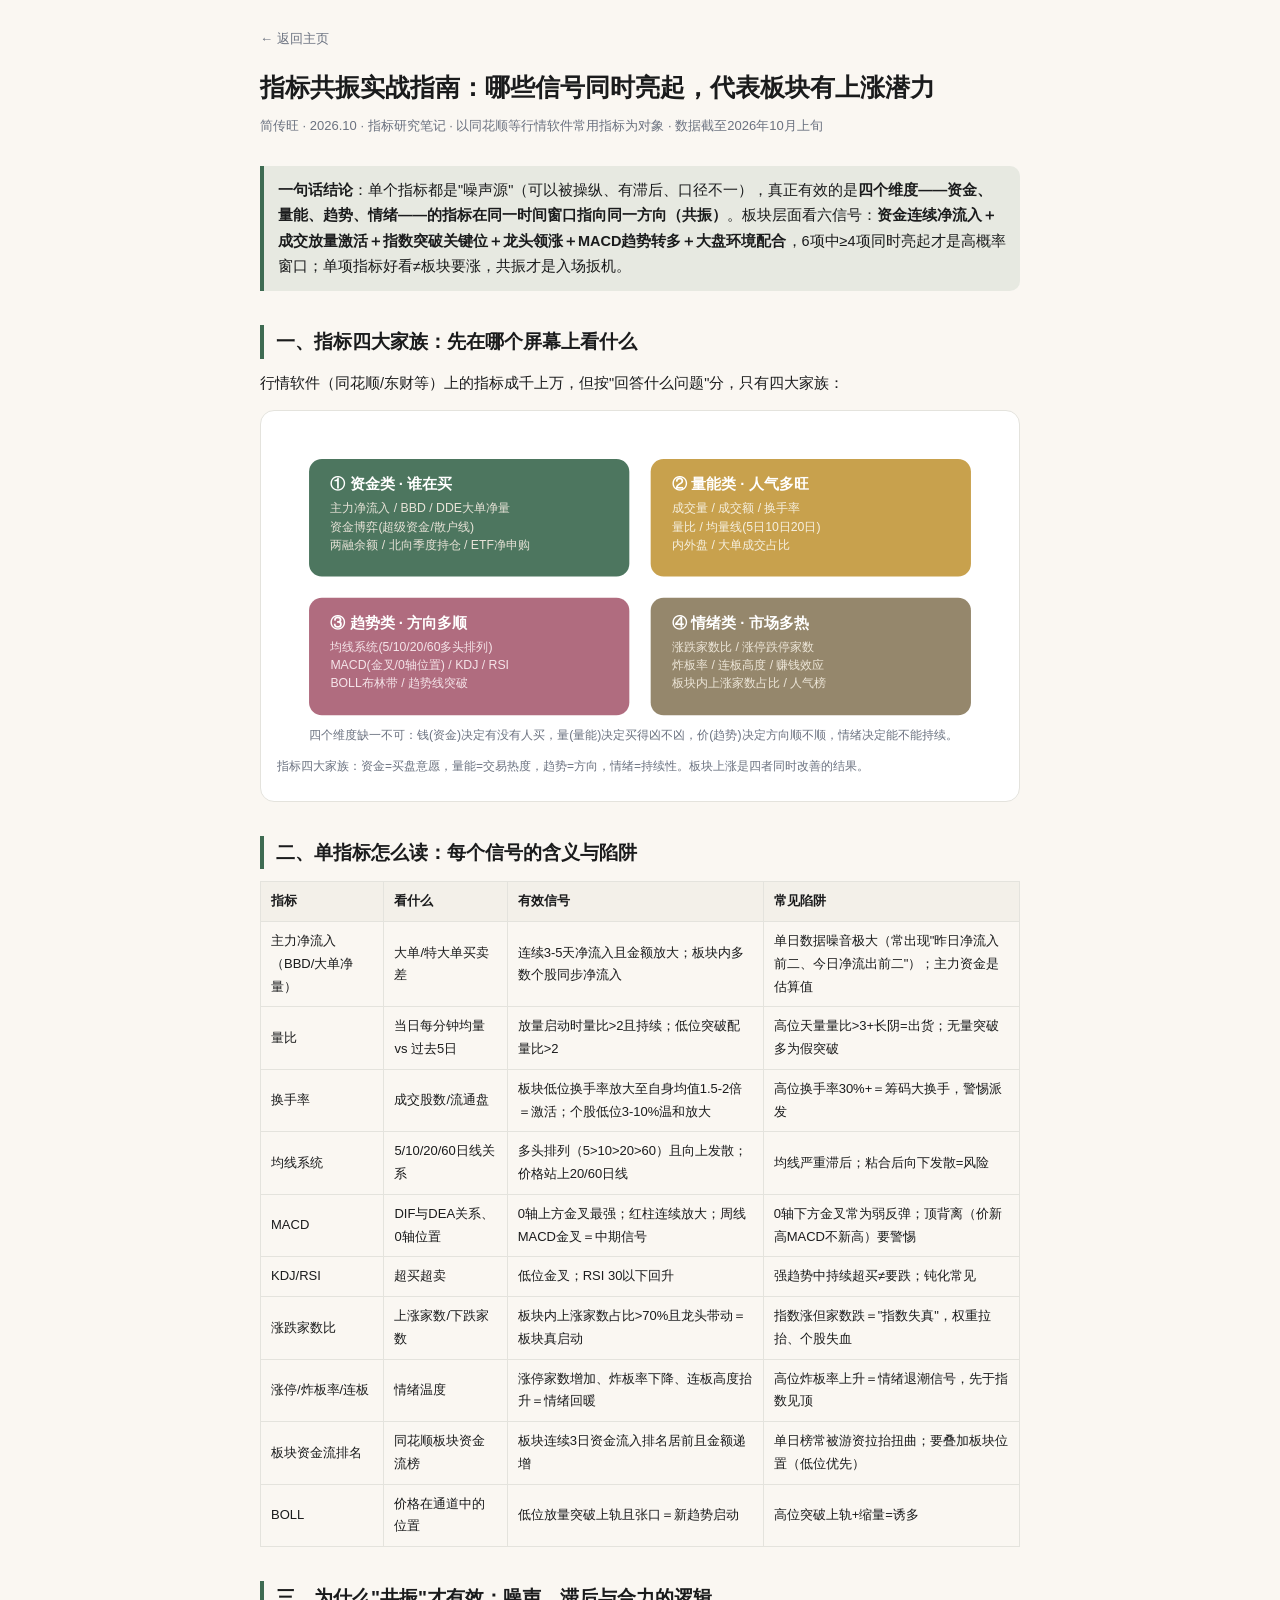
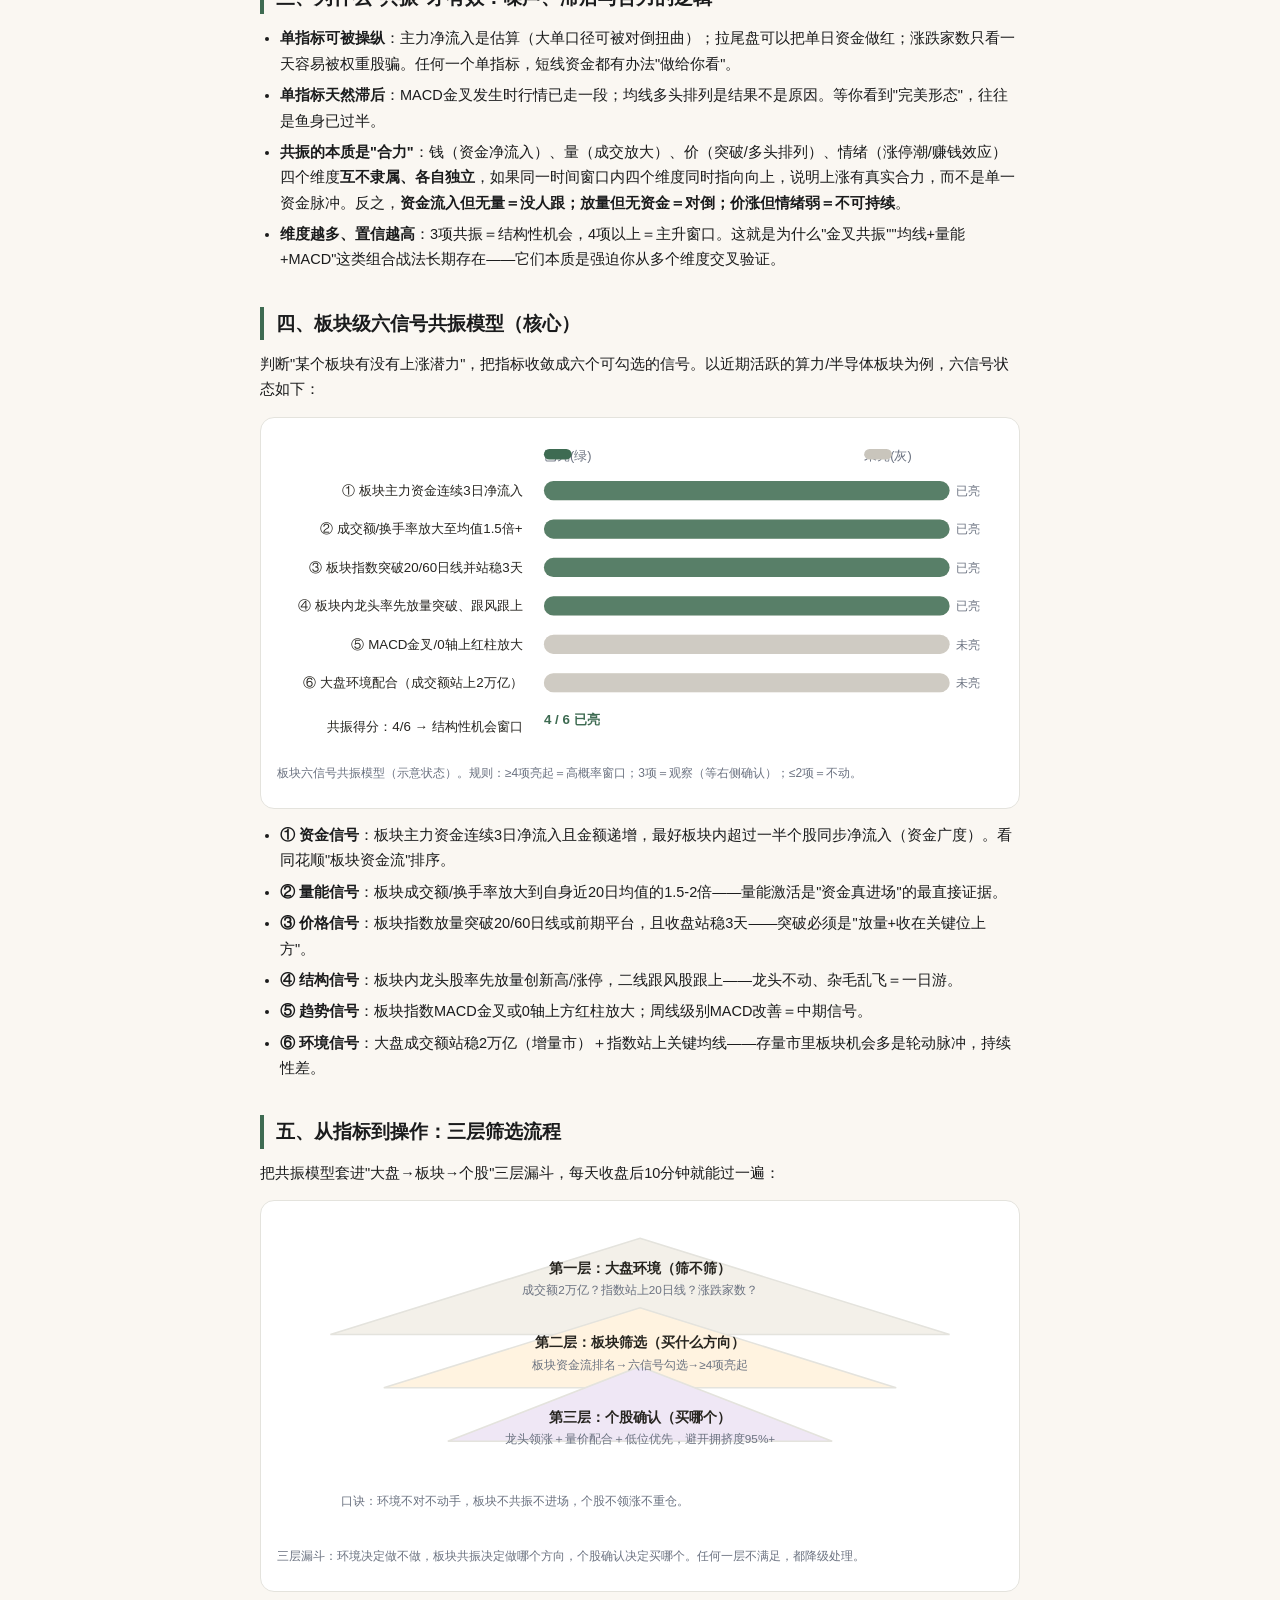
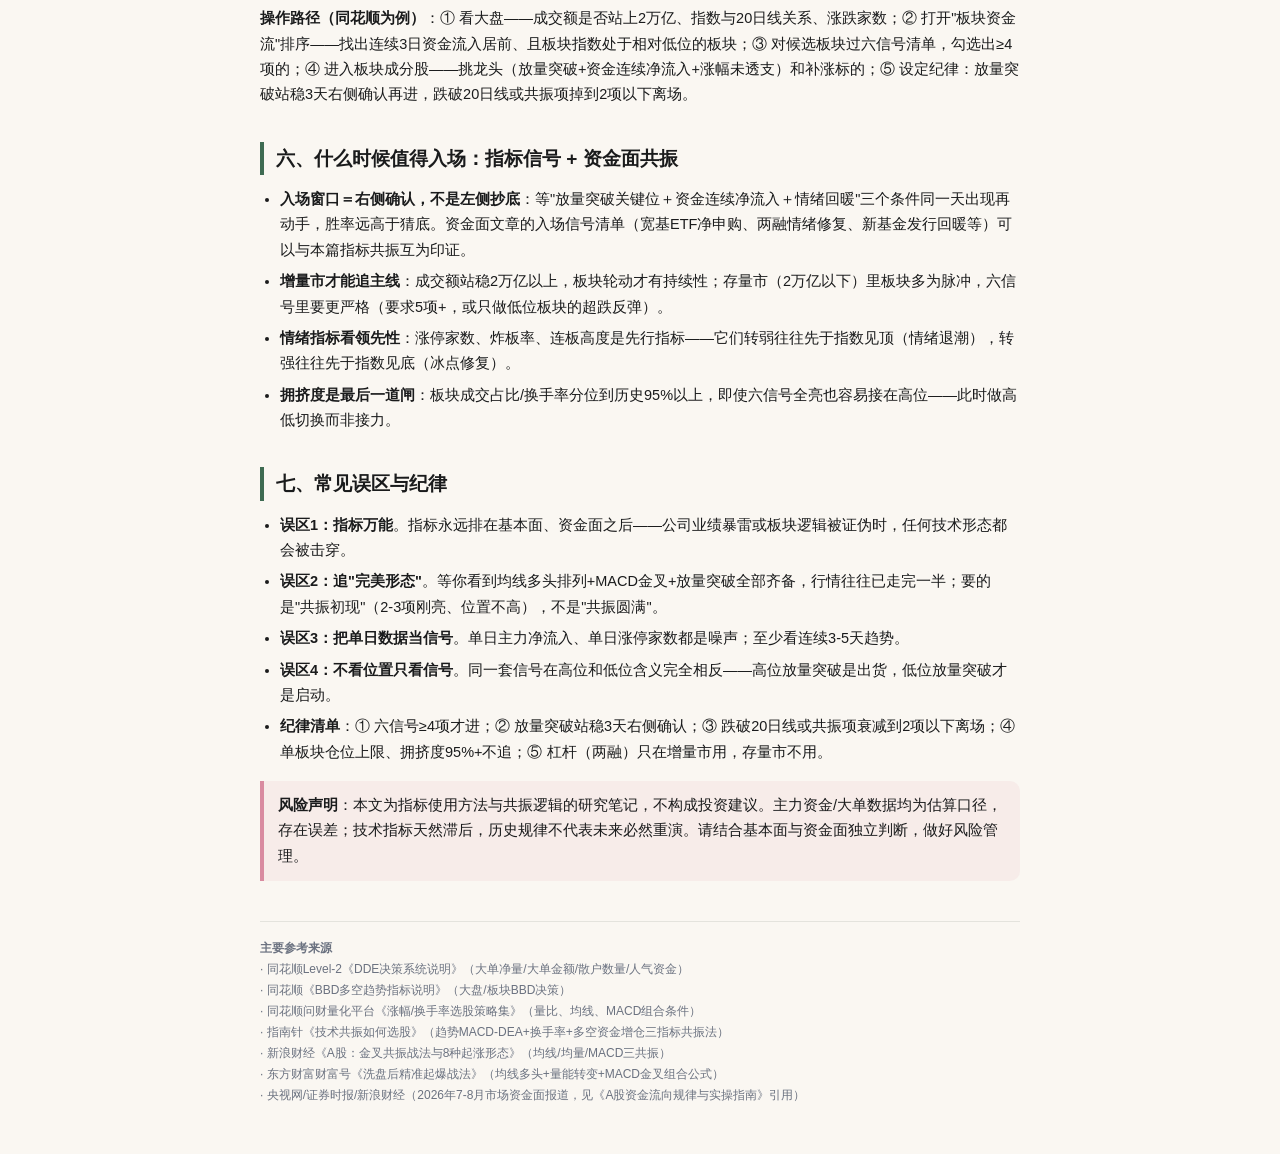
<file: indicator-resonance.html>
<!DOCTYPE html>
<html lang="zh-CN">
<head>
<meta charset="UTF-8">
<meta name="viewport" content="width=device-width, initial-scale=1.0">
<title>指标共振实战指南 · 简传旺</title>
<meta name="description" content="同花顺等行情软件上的资金类、量能类、趋势类、情绪类指标怎么读；哪些指标共振代表板块有上涨潜力；从大盘到板块到个股的三层筛选流程与入场窗口。" >
<style>
  :root {
    --text: #1A1B1C; --text2: #6B7280; --bg: #FAF7F2; --card: #FFFFFF;
    --line: #E4E3DD; --pine: #3E6B52; --gold: #C49A3E; --blush: #D98BA0;
  }
  * { box-sizing: border-box; margin: 0; padding: 0; }
  body { font-family: -apple-system, "PingFang SC", "Noto Serif SC", "Segoe UI", Arial, sans-serif; background: var(--bg); color: var(--text); line-height: 1.75; padding: 24px 16px 48px; }
  .wrap { max-width: 760px; margin: 0 auto; }
  .toplink { display: inline-block; font-size: 13px; color: var(--text2); text-decoration: none; margin-bottom: 18px; }
  h1 { font-size: 25px; font-weight: 700; line-height: 1.45; margin-bottom: 10px; }
  .meta { font-size: 13px; color: var(--text2); margin-bottom: 28px; }
  h2 { font-size: 19px; font-weight: 600; margin: 34px 0 12px; padding-left: 12px; border-left: 4px solid var(--pine); }
  h3 { font-size: 15px; font-weight: 600; margin: 18px 0 8px; }
  p { font-size: 14.5px; margin-bottom: 12px; }
  ul { margin: 0 0 12px 20px; }
  li { font-size: 14.5px; margin-bottom: 6px; }
  strong { font-weight: 600; }
  .card { background: var(--card); border: 1px solid var(--line); border-radius: 14px; padding: 16px; margin: 14px 0; }
  .keybox { background: rgba(62, 107, 82, 0.10); border-left: 4px solid var(--pine); padding: 12px 14px; border-radius: 0 10px 10px 0; margin: 16px 0; font-size: 14.5px; }
  .warnbox { background: rgba(217, 139, 160, 0.10); border-left: 4px solid var(--blush); padding: 12px 14px; border-radius: 0 10px 10px 0; margin: 16px 0; font-size: 14.5px; }
  .chart-svg svg { width: 100%; height: auto; display: block; margin: 8px 0 4px; }
  .caption { font-size: 12px; color: var(--text2); margin-bottom: 8px; }
  table { width: 100%; border-collapse: collapse; margin: 12px 0; font-size: 13px; }
  th, td { border: 1px solid var(--line); padding: 8px 10px; text-align: left; }
  th { background: #F3F0E9; font-weight: 600; }
  .sources { font-size: 12px; color: var(--text2); margin-top: 40px; padding-top: 16px; border-top: 1px solid var(--line); }
  .sources a { color: var(--pine); word-break: break-all; }
  .disclaimer { font-size: 12px; color: var(--text2); margin-top: 14px; }
</style>
</head>
<body>
<div class="wrap">
  <a class="toplink" href="./">← 返回主页</a>
  <h1>指标共振实战指南：哪些信号同时亮起，代表板块有上涨潜力</h1>
  <div class="meta">简传旺 · 2026.10 · 指标研究笔记 · 以同花顺等行情软件常用指标为对象 · 数据截至2026年10月上旬</div>

  <div class="keybox">
    <strong>一句话结论</strong>：单个指标都是"噪声源"（可以被操纵、有滞后、口径不一），真正有效的是<strong>四个维度——资金、量能、趋势、情绪——的指标在同一时间窗口指向同一方向（共振）</strong>。板块层面看六信号：<strong>资金连续净流入＋成交放量激活＋指数突破关键位＋龙头领涨＋MACD趋势转多＋大盘环境配合</strong>，6项中≥4项同时亮起才是高概率窗口；单项指标好看≠板块要涨，共振才是入场扳机。
  </div>

  <h2>一、指标四大家族：先在哪个屏幕上看什么</h2>
  <p>行情软件（同花顺/东财等）上的指标成千上万，但按"回答什么问题"分，只有四大家族：</p>
  <div class="card">
    <svg xmlns="http://www.w3.org/2000/svg" viewBox="0 0 680 300" width="100%" height="auto" font-family="PingFang SC, Microsoft YaHei, sans-serif"><rect x="30" y="30" width="300" height="110" rx="12" fill="#3E6B52" opacity="0.92"/><text x="50" y="58" font-size="14" font-weight="700" fill="#fff">① 资金类 · 谁在买</text><text x="50" y="80" font-size="11.5" fill="#E8E3D8">主力净流入 / BBD / DDE大单净量</text><text x="50" y="97" font-size="11.5" fill="#E8E3D8">资金博弈(超级资金/散户线)</text><text x="50" y="114" font-size="11.5" fill="#E8E3D8">两融余额 / 北向季度持仓 / ETF净申购</text><rect x="350" y="30" width="300" height="110" rx="12" fill="#C49A3E" opacity="0.92"/><text x="370" y="58" font-size="14" font-weight="700" fill="#fff">② 量能类 · 人气多旺</text><text x="370" y="80" font-size="11.5" fill="#F6F0E0">成交量 / 成交额 / 换手率</text><text x="370" y="97" font-size="11.5" fill="#F6F0E0">量比 / 均量线(5日10日20日)</text><text x="370" y="114" font-size="11.5" fill="#F6F0E0">内外盘 / 大单成交占比</text><rect x="30" y="160" width="300" height="110" rx="12" fill="#A85C72" opacity="0.90"/><text x="50" y="188" font-size="14" font-weight="700" fill="#fff">③ 趋势类 · 方向多顺</text><text x="50" y="210" font-size="11.5" fill="#F5E4E9">均线系统(5/10/20/60多头排列)</text><text x="50" y="227" font-size="11.5" fill="#F5E4E9">MACD(金叉/0轴位置) / KDJ / RSI</text><text x="50" y="244" font-size="11.5" fill="#F5E4E9">BOLL布林带 / 趋势线突破</text><rect x="350" y="160" width="300" height="110" rx="12" fill="#8A7A5C" opacity="0.90"/><text x="370" y="188" font-size="14" font-weight="700" fill="#fff">④ 情绪类 · 市场多热</text><text x="370" y="210" font-size="11.5" fill="#EDE6D8">涨跌家数比 / 涨停跌停家数</text><text x="370" y="227" font-size="11.5" fill="#EDE6D8">炸板率 / 连板高度 / 赚钱效应</text><text x="370" y="244" font-size="11.5" fill="#EDE6D8">板块内上涨家数占比 / 人气榜</text><text x="30" y="292" font-size="11.5" fill="#6B7280">四个维度缺一不可：钱(资金)决定有没有人买，量(量能)决定买得凶不凶，价(趋势)决定方向顺不顺，情绪决定能不能持续。</text><text x="0" y="0" opacity="0">__SVG_OK__</text></svg>
    <div class="caption">指标四大家族：资金=买盘意愿，量能=交易热度，趋势=方向，情绪=持续性。板块上涨是四者同时改善的结果。</div>
  </div>

  <h2>二、单指标怎么读：每个信号的含义与陷阱</h2>
  <table>
    <tr><th>指标</th><th>看什么</th><th>有效信号</th><th>常见陷阱</th></tr>
    <tr><td>主力净流入（BBD/大单净量）</td><td>大单/特大单买卖差</td><td>连续3-5天净流入且金额放大；板块内多数个股同步净流入</td><td>单日数据噪音极大（常出现"昨日净流入前二、今日净流出前二"）；主力资金是估算值</td></tr>
    <tr><td>量比</td><td>当日每分钟均量 vs 过去5日</td><td>放量启动时量比&gt;2且持续；低位突破配量比&gt;2</td><td>高位天量量比&gt;3+长阴=出货；无量突破多为假突破</td></tr>
    <tr><td>换手率</td><td>成交股数/流通盘</td><td>板块低位换手率放大至自身均值1.5-2倍＝激活；个股低位3-10%温和放大</td><td>高位换手率30%+＝筹码大换手，警惕派发</td></tr>
    <tr><td>均线系统</td><td>5/10/20/60日线关系</td><td>多头排列（5&gt;10&gt;20&gt;60）且向上发散；价格站上20/60日线</td><td>均线严重滞后；粘合后向下发散=风险</td></tr>
    <tr><td>MACD</td><td>DIF与DEA关系、0轴位置</td><td>0轴上方金叉最强；红柱连续放大；周线MACD金叉＝中期信号</td><td>0轴下方金叉常为弱反弹；顶背离（价新高MACD不新高）要警惕</td></tr>
    <tr><td>KDJ/RSI</td><td>超买超卖</td><td>低位金叉；RSI 30以下回升</td><td>强趋势中持续超买≠要跌；钝化常见</td></tr>
    <tr><td>涨跌家数比</td><td>上涨家数/下跌家数</td><td>板块内上涨家数占比&gt;70%且龙头带动＝板块真启动</td><td>指数涨但家数跌＝"指数失真"，权重拉抬、个股失血</td></tr>
    <tr><td>涨停/炸板率/连板</td><td>情绪温度</td><td>涨停家数增加、炸板率下降、连板高度抬升＝情绪回暖</td><td>高位炸板率上升＝情绪退潮信号，先于指数见顶</td></tr>
    <tr><td>板块资金流排名</td><td>同花顺板块资金流榜</td><td>板块连续3日资金流入排名居前且金额递增</td><td>单日榜常被游资拉抬扭曲；要叠加板块位置（低位优先）</td></tr>
    <tr><td>BOLL</td><td>价格在通道中的位置</td><td>低位放量突破上轨且张口＝新趋势启动</td><td>高位突破上轨+缩量=诱多</td></tr>
  </table>

  <h2>三、为什么"共振"才有效：噪声、滞后与合力的逻辑</h2>
  <ul>
    <li><strong>单指标可被操纵</strong>：主力净流入是估算（大单口径可被对倒扭曲）；拉尾盘可以把单日资金做红；涨跌家数只看一天容易被权重股骗。任何一个单指标，短线资金都有办法"做给你看"。</li>
    <li><strong>单指标天然滞后</strong>：MACD金叉发生时行情已走一段；均线多头排列是结果不是原因。等你看到"完美形态"，往往是鱼身已过半。</li>
    <li><strong>共振的本质是"合力"</strong>：钱（资金净流入）、量（成交放大）、价（突破/多头排列）、情绪（涨停潮/赚钱效应）四个维度<strong>互不隶属、各自独立</strong>，如果同一时间窗口内四个维度同时指向向上，说明上涨有真实合力，而不是单一资金脉冲。反之，<strong>资金流入但无量＝没人跟；放量但无资金＝对倒；价涨但情绪弱＝不可持续</strong>。</li>
    <li><strong>维度越多、置信越高</strong>：3项共振＝结构性机会，4项以上＝主升窗口。这就是为什么"金叉共振""均线+量能+MACD"这类组合战法长期存在——它们本质是强迫你从多个维度交叉验证。</li>
  </ul>

  <h2>四、板块级六信号共振模型（核心）</h2>
  <p>判断"某个板块有没有上涨潜力"，把指标收敛成六个可勾选的信号。以近期活跃的算力/半导体板块为例，六信号状态如下：</p>
  <div class="card">
    <svg xmlns="http://www.w3.org/2000/svg" viewBox="0 0 680 300" width="100%" height="auto" font-family="PingFang SC, Microsoft YaHei, sans-serif"><text x="250" y="24" font-size="12" fill="#6B7280">已亮(绿)</text><rect x="250" y="14" width="26" height="10" rx="5" fill="#3E6B52"/><text x="550" y="24" font-size="12" fill="#6B7280">未亮(灰)</text><rect x="550" y="14" width="26" height="10" rx="5" fill="#C9C5BC"/><text x="230" y="57" text-anchor="end" font-size="12.5" fill="#26241F">① 板块主力资金连续3日净流入</text><rect x="250" y="44" width="380" height="18" rx="9" fill="#F3F0E9"/><rect x="250" y="44" width="380" height="18" rx="9" fill="#3E6B52" opacity="0.85"/><text x="636" y="57" font-size="11.5" fill="#6B7280">已亮</text><text x="230" y="93" text-anchor="end" font-size="12.5" fill="#26241F">② 成交额/换手率放大至均值1.5倍+</text><rect x="250" y="80" width="380" height="18" rx="9" fill="#F3F0E9"/><rect x="250" y="80" width="380" height="18" rx="9" fill="#3E6B52" opacity="0.85"/><text x="636" y="93" font-size="11.5" fill="#6B7280">已亮</text><text x="230" y="129" text-anchor="end" font-size="12.5" fill="#26241F">③ 板块指数突破20/60日线并站稳3天</text><rect x="250" y="116" width="380" height="18" rx="9" fill="#F3F0E9"/><rect x="250" y="116" width="380" height="18" rx="9" fill="#3E6B52" opacity="0.85"/><text x="636" y="129" font-size="11.5" fill="#6B7280">已亮</text><text x="230" y="165" text-anchor="end" font-size="12.5" fill="#26241F">④ 板块内龙头率先放量突破、跟风跟上</text><rect x="250" y="152" width="380" height="18" rx="9" fill="#F3F0E9"/><rect x="250" y="152" width="380" height="18" rx="9" fill="#3E6B52" opacity="0.85"/><text x="636" y="165" font-size="11.5" fill="#6B7280">已亮</text><text x="230" y="201" text-anchor="end" font-size="12.5" fill="#26241F">⑤ MACD金叉/0轴上红柱放大</text><rect x="250" y="188" width="380" height="18" rx="9" fill="#F3F0E9"/><rect x="250" y="188" width="380" height="18" rx="9" fill="#C9C5BC" opacity="0.85"/><text x="636" y="201" font-size="11.5" fill="#6B7280">未亮</text><text x="230" y="237" text-anchor="end" font-size="12.5" fill="#26241F">⑥ 大盘环境配合（成交额站上2万亿）</text><rect x="250" y="224" width="380" height="18" rx="9" fill="#F3F0E9"/><rect x="250" y="224" width="380" height="18" rx="9" fill="#C9C5BC" opacity="0.85"/><text x="636" y="237" font-size="11.5" fill="#6B7280">未亮</text><text x="230" y="278" text-anchor="end" font-size="12.5" fill="#26241F">共振得分：4/6 → 结构性机会窗口</text><text x="250" y="272" font-size="12.5" font-weight="600" fill="#3E6B52">4 / 6 已亮</text><text x="0" y="0" opacity="0">__SVG_OK__</text></svg>
    <div class="caption">板块六信号共振模型（示意状态）。规则：≥4项亮起＝高概率窗口；3项＝观察（等右侧确认）；≤2项＝不动。</div>
  </div>
  <ul>
    <li><strong>① 资金信号</strong>：板块主力资金连续3日净流入且金额递增，最好板块内超过一半个股同步净流入（资金广度）。看同花顺"板块资金流"排序。</li>
    <li><strong>② 量能信号</strong>：板块成交额/换手率放大到自身近20日均值的1.5-2倍——量能激活是"资金真进场"的最直接证据。</li>
    <li><strong>③ 价格信号</strong>：板块指数放量突破20/60日线或前期平台，且收盘站稳3天——突破必须是"放量+收在关键位上方"。</li>
    <li><strong>④ 结构信号</strong>：板块内龙头股率先放量创新高/涨停，二线跟风股跟上——龙头不动、杂毛乱飞＝一日游。</li>
    <li><strong>⑤ 趋势信号</strong>：板块指数MACD金叉或0轴上方红柱放大；周线级别MACD改善＝中期信号。</li>
    <li><strong>⑥ 环境信号</strong>：大盘成交额站稳2万亿（增量市）＋指数站上关键均线——存量市里板块机会多是轮动脉冲，持续性差。</li>
  </ul>

  <h2>五、从指标到操作：三层筛选流程</h2>
  <p>把共振模型套进"大盘→板块→个股"三层漏斗，每天收盘后10分钟就能过一遍：</p>
  <div class="card">
    <svg xmlns="http://www.w3.org/2000/svg" viewBox="0 0 680 300" width="100%" height="auto" font-family="PingFang SC, Microsoft YaHei, sans-serif"><polygon points="340,20 630,110 50,110" fill="#F3F0E9" stroke="#E4E3DD" stroke-width="1.5"/><polygon points="340,85 580,160 100,160" fill="#FFF3E0" stroke="#E4E3DD" stroke-width="1.5"/><polygon points="340,140 520,210 160,210" fill="#EFE7F5" stroke="#E4E3DD" stroke-width="1.5"/><text x="340" y="52" text-anchor="middle" font-size="13" font-weight="700" fill="#26241F">第一层：大盘环境（筛不筛）</text><text x="340" y="72" text-anchor="middle" font-size="11" fill="#6B7280">成交额2万亿？指数站上20日线？涨跌家数？</text><text x="340" y="122" text-anchor="middle" font-size="13" font-weight="700" fill="#26241F">第二层：板块筛选（买什么方向）</text><text x="340" y="142" text-anchor="middle" font-size="11" fill="#6B7280">板块资金流排名→六信号勾选→≥4项亮起</text><text x="340" y="192" text-anchor="middle" font-size="13" font-weight="700" fill="#26241F">第三层：个股确认（买哪个）</text><text x="340" y="212" text-anchor="middle" font-size="11" fill="#6B7280">龙头领涨＋量价配合＋低位优先，避开拥挤度95%+</text><text x="60" y="270" font-size="11.5" fill="#6B7280">口诀：环境不对不动手，板块不共振不进场，个股不领涨不重仓。</text><text x="0" y="0" opacity="0">__SVG_OK__</text></svg>
    <div class="caption">三层漏斗：环境决定做不做，板块共振决定做哪个方向，个股确认决定买哪个。任何一层不满足，都降级处理。</div>
  </div>
  <p><strong>操作路径（同花顺为例）</strong>：① 看大盘——成交额是否站上2万亿、指数与20日线关系、涨跌家数；② 打开"板块资金流"排序——找出连续3日资金流入居前、且板块指数处于相对低位的板块；③ 对候选板块过六信号清单，勾选出≥4项的；④ 进入板块成分股——挑龙头（放量突破+资金连续净流入+涨幅未透支）和补涨标的；⑤ 设定纪律：放量突破站稳3天右侧确认再进，跌破20日线或共振项掉到2项以下离场。</p>

  <h2>六、什么时候值得入场：指标信号 + 资金面共振</h2>
  <ul>
    <li><strong>入场窗口＝右侧确认，不是左侧抄底</strong>：等"放量突破关键位＋资金连续净流入＋情绪回暖"三个条件同一天出现再动手，胜率远高于猜底。资金面文章的入场信号清单（宽基ETF净申购、两融情绪修复、新基金发行回暖等）可以与本篇指标共振互为印证。</li>
    <li><strong>增量市才能追主线</strong>：成交额站稳2万亿以上，板块轮动才有持续性；存量市（2万亿以下）里板块多为脉冲，六信号里要更严格（要求5项+，或只做低位板块的超跌反弹）。</li>
    <li><strong>情绪指标看领先性</strong>：涨停家数、炸板率、连板高度是先行指标——它们转弱往往先于指数见顶（情绪退潮），转强往往先于指数见底（冰点修复）。</li>
    <li><strong>拥挤度是最后一道闸</strong>：板块成交占比/换手率分位到历史95%以上，即使六信号全亮也容易接在高位——此时做高低切换而非接力。</li>
  </ul>

  <h2>七、常见误区与纪律</h2>
  <ul>
    <li><strong>误区1：指标万能</strong>。指标永远排在基本面、资金面之后——公司业绩暴雷或板块逻辑被证伪时，任何技术形态都会被击穿。</li>
    <li><strong>误区2：追"完美形态"</strong>。等你看到均线多头排列+MACD金叉+放量突破全部齐备，行情往往已走完一半；要的是"共振初现"（2-3项刚亮、位置不高），不是"共振圆满"。</li>
    <li><strong>误区3：把单日数据当信号</strong>。单日主力净流入、单日涨停家数都是噪声；至少看连续3-5天趋势。</li>
    <li><strong>误区4：不看位置只看信号</strong>。同一套信号在高位和低位含义完全相反——高位放量突破是出货，低位放量突破才是启动。</li>
    <li><strong>纪律清单</strong>：① 六信号≥4项才进；② 放量突破站稳3天右侧确认；③ 跌破20日线或共振项衰减到2项以下离场；④ 单板块仓位上限、拥挤度95%+不追；⑤ 杠杆（两融）只在增量市用，存量市不用。</li>
  </ul>

  <div class="warnbox"><strong>风险声明</strong>：本文为指标使用方法与共振逻辑的研究笔记，不构成投资建议。主力资金/大单数据均为估算口径，存在误差；技术指标天然滞后，历史规律不代表未来必然重演。请结合基本面与资金面独立判断，做好风险管理。</div>

  <div class="sources">
    <strong>主要参考来源</strong><br>
    · 同花顺Level-2《DDE决策系统说明》（大单净量/大单金额/散户数量/人气资金）<br>
    · 同花顺《BBD多空趋势指标说明》（大盘/板块BBD决策）<br>
    · 同花顺问财量化平台《涨幅/换手率选股策略集》（量比、均线、MACD组合条件）<br>
    · 指南针《技术共振如何选股》（趋势MACD-DEA+换手率+多空资金增仓三指标共振法）<br>
    · 新浪财经《A股：金叉共振战法与8种起涨形态》（均线/均量/MACD三共振）<br>
    · 东方财富财富号《洗盘后精准起爆战法》（均线多头+量能转变+MACD金叉组合公式）<br>
    · 央视网/证券时报/新浪财经（2026年7-8月市场资金面报道，见《A股资金流向规律与实操指南》引用）
  </div>
</div>
</body>
</html>
</file>
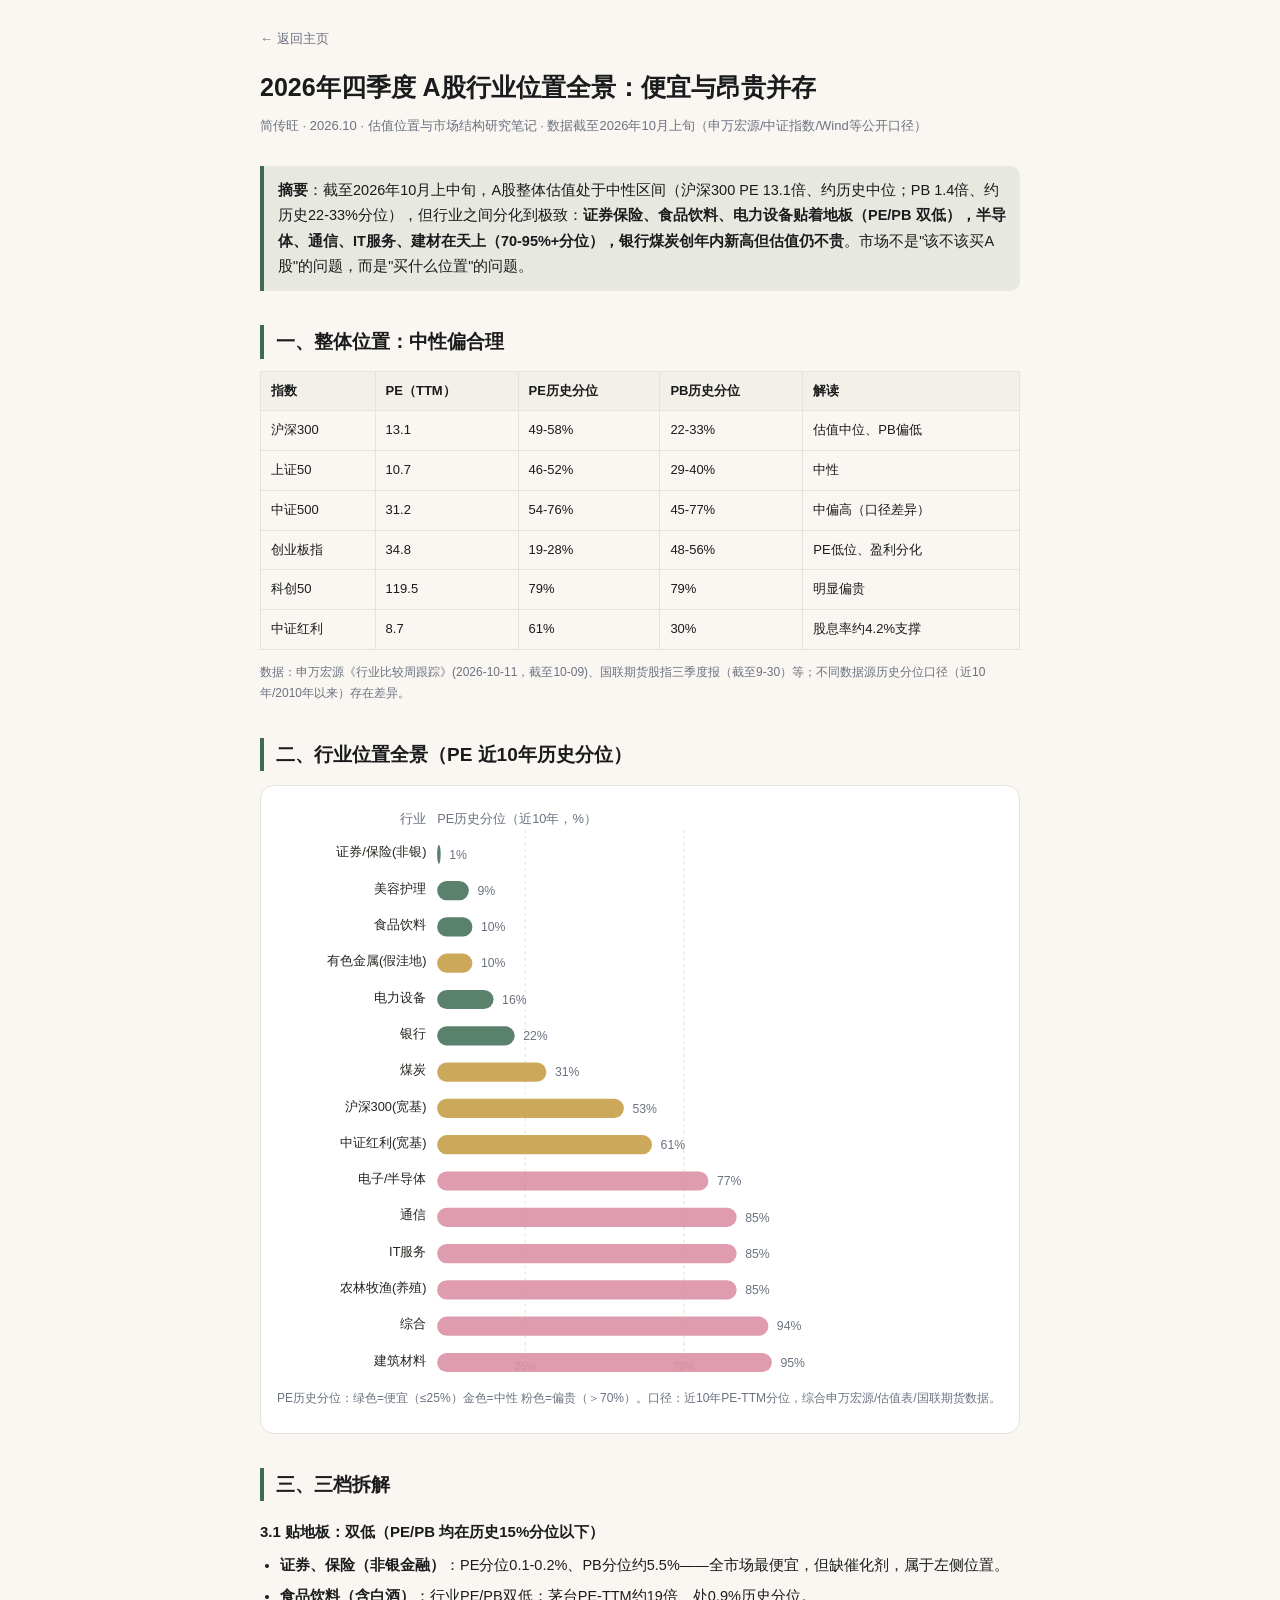
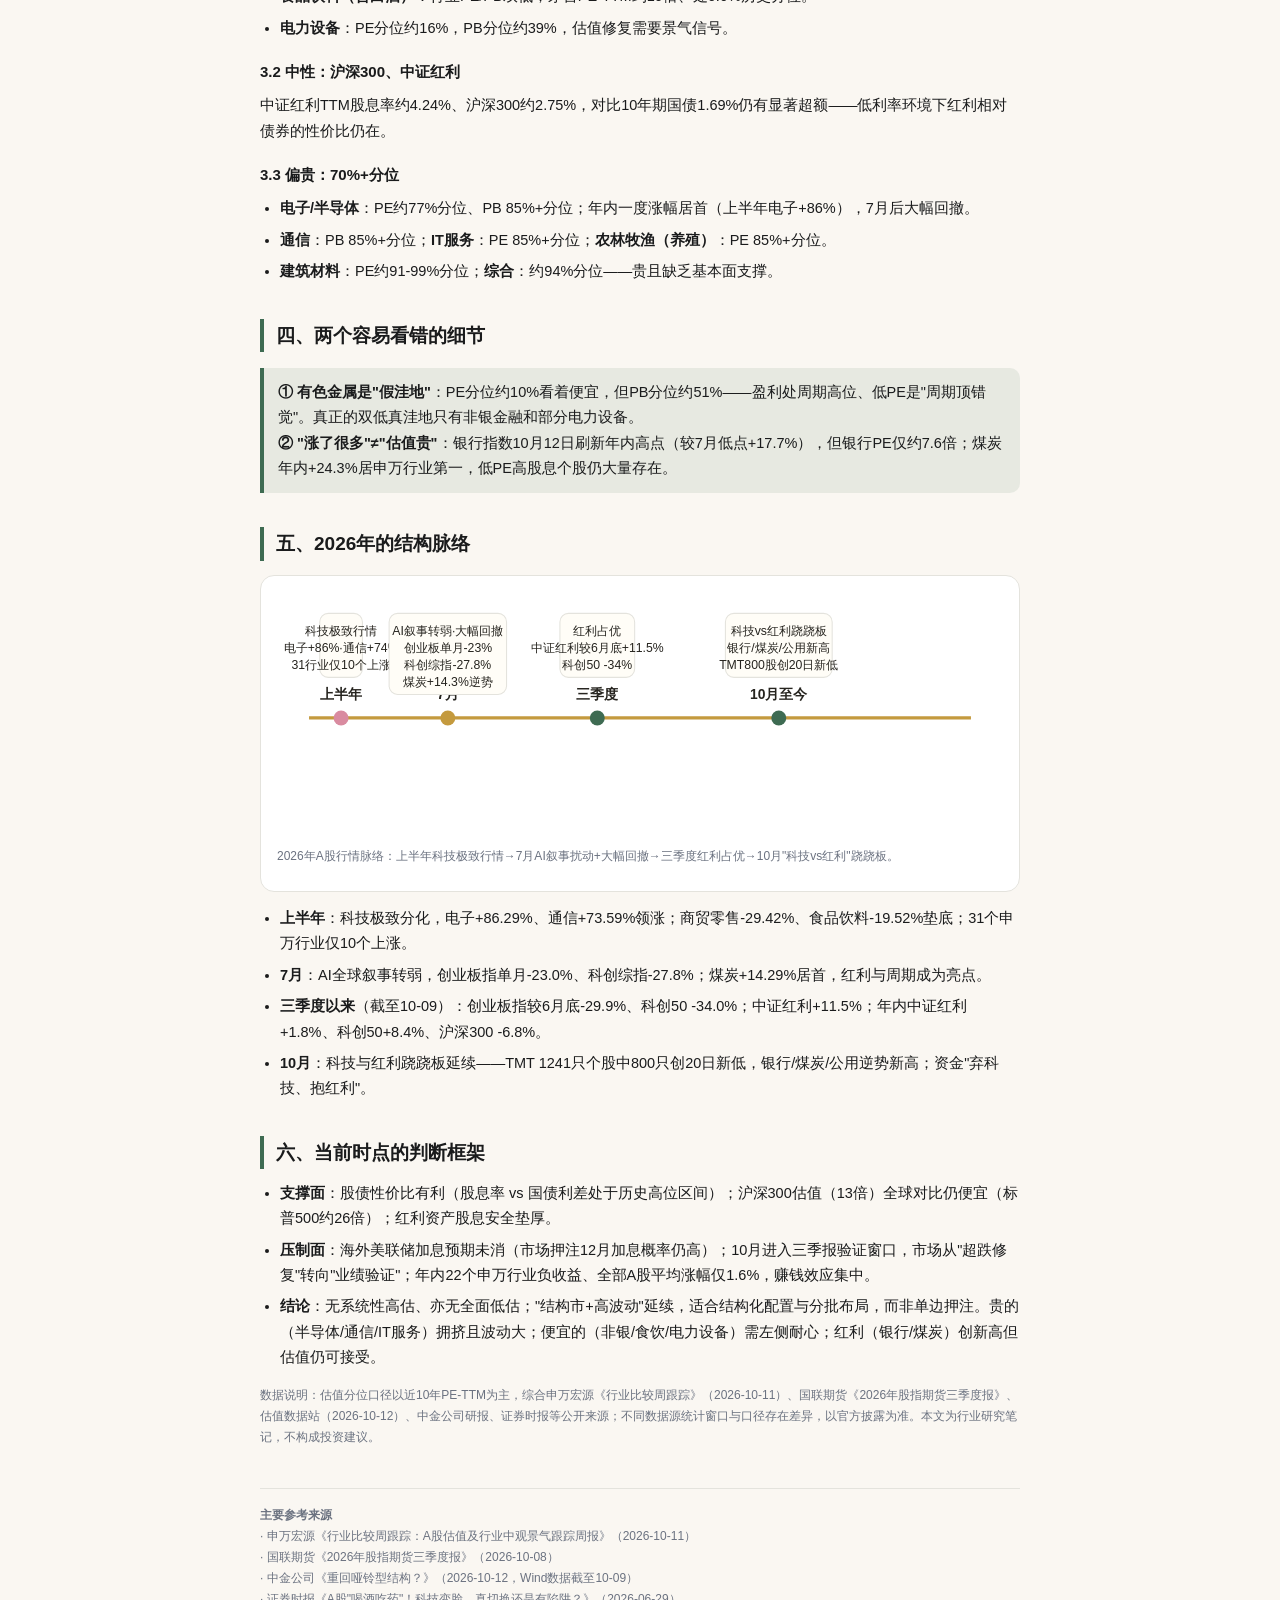
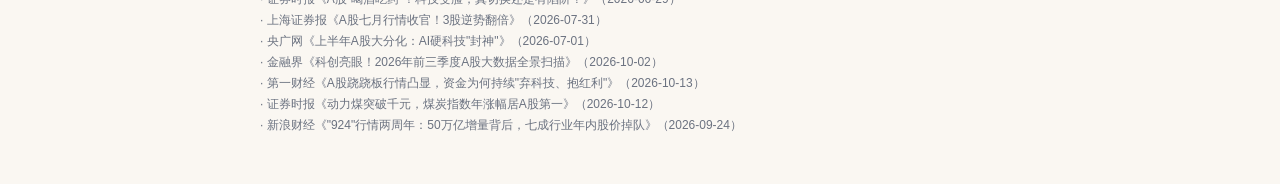
<file: industry-valuation-2026.html>
<!DOCTYPE html>
<html lang="zh-CN">
<head>
<meta charset="UTF-8">
<meta name="viewport" content="width=device-width, initial-scale=1.0">
<title>2026年四季度 A股行业位置全景 · 简传旺</title>
<meta name="description" content="截至2026年10月上旬，A股各行业估值分位与涨跌结构：整体中性、行业极致分化，便宜与昂贵并存，市场处于结构性行情。">
<style>
  :root {
    --text: #1A1B1C; --text2: #6B7280; --bg: #FAF7F2; --card: #FFFFFF;
    --line: #E4E3DD; --pine: #3E6B52; --gold: #C49A3E; --blush: #D98BA0;
  }
  * { box-sizing: border-box; margin: 0; padding: 0; }
  body { font-family: -apple-system, "PingFang SC", "Noto Serif SC", "Segoe UI", Arial, sans-serif; background: var(--bg); color: var(--text); line-height: 1.75; padding: 24px 16px 48px; }
  .wrap { max-width: 760px; margin: 0 auto; }
  .toplink { display: inline-block; font-size: 13px; color: var(--text2); text-decoration: none; margin-bottom: 18px; }
  h1 { font-size: 25px; font-weight: 700; line-height: 1.45; margin-bottom: 10px; }
  .meta { font-size: 13px; color: var(--text2); margin-bottom: 28px; }
  h2 { font-size: 19px; font-weight: 600; margin: 34px 0 12px; padding-left: 12px; border-left: 4px solid var(--pine); }
  h3 { font-size: 15px; font-weight: 600; margin: 18px 0 8px; }
  p { font-size: 14.5px; margin-bottom: 12px; }
  ul { margin: 0 0 12px 20px; }
  li { font-size: 14.5px; margin-bottom: 6px; }
  strong { font-weight: 600; }
  .card { background: var(--card); border: 1px solid var(--line); border-radius: 14px; padding: 16px; margin: 14px 0; }
  .keybox { background: rgba(62, 107, 82, 0.10); border-left: 4px solid var(--pine); padding: 12px 14px; border-radius: 0 10px 10px 0; margin: 16px 0; font-size: 14.5px; }
  .chart-svg svg { width: 100%; height: auto; display: block; margin: 8px 0 4px; }
  .caption { font-size: 12px; color: var(--text2); margin-bottom: 8px; }
  table { width: 100%; border-collapse: collapse; margin: 12px 0; font-size: 13px; }
  th, td { border: 1px solid var(--line); padding: 8px 10px; text-align: left; }
  th { background: #F3F0E9; font-weight: 600; }
  .tag { display: inline-block; padding: 1px 8px; border-radius: 10px; font-size: 11.5px; font-weight: 600; }
  .tag-lo { background: rgba(62,107,82,.14); color: #2F5441; }
  .tag-mid { background: rgba(196,154,62,.16); color: #8A6A1E; }
  .tag-hi { background: rgba(217,139,160,.16); color: #A85C72; }
  .sources { font-size: 12px; color: var(--text2); margin-top: 40px; padding-top: 16px; border-top: 1px solid var(--line); }
  .sources a { color: var(--pine); word-break: break-all; }
  .disclaimer { font-size: 12px; color: var(--text2); margin-top: 14px; }
</style>
</head>
<body>
<div class="wrap">
  <a class="toplink" href="./">← 返回主页</a>
  <h1>2026年四季度 A股行业位置全景：便宜与昂贵并存</h1>
  <div class="meta">简传旺 · 2026.10 · 估值位置与市场结构研究笔记 · 数据截至2026年10月上旬（申万宏源/中证指数/Wind等公开口径）</div>

  <div class="keybox">
    <strong>摘要</strong>：截至2026年10月上中旬，A股整体估值处于中性区间（沪深300 PE 13.1倍、约历史中位；PB 1.4倍、约历史22-33%分位），但行业之间分化到极致：<strong>证券保险、食品饮料、电力设备贴着地板（PE/PB 双低），半导体、通信、IT服务、建材在天上（70-95%+分位），银行煤炭创年内新高但估值仍不贵</strong>。市场不是"该不该买A股"的问题，而是"买什么位置"的问题。
  </div>

  <h2>一、整体位置：中性偏合理</h2>
  <table>
    <tr><th>指数</th><th>PE（TTM）</th><th>PE历史分位</th><th>PB历史分位</th><th>解读</th></tr>
    <tr><td>沪深300</td><td>13.1</td><td>49-58%</td><td>22-33%</td><td>估值中位、PB偏低</td></tr>
    <tr><td>上证50</td><td>10.7</td><td>46-52%</td><td>29-40%</td><td>中性</td></tr>
    <tr><td>中证500</td><td>31.2</td><td>54-76%</td><td>45-77%</td><td>中偏高（口径差异）</td></tr>
    <tr><td>创业板指</td><td>34.8</td><td>19-28%</td><td>48-56%</td><td>PE低位、盈利分化</td></tr>
    <tr><td>科创50</td><td>119.5</td><td>79%</td><td>79%</td><td>明显偏贵</td></tr>
    <tr><td>中证红利</td><td>8.7</td><td>61%</td><td>30%</td><td>股息率约4.2%支撑</td></tr>
  </table>
  <div class="caption">数据：申万宏源《行业比较周跟踪》(2026-10-11，截至10-09)、国联期货股指三季度报（截至9-30）等；不同数据源历史分位口径（近10年/2010年以来）存在差异。</div>

  <h2>二、行业位置全景（PE 近10年历史分位）</h2>
  <div class="card">
    <svg xmlns="http://www.w3.org/2000/svg" viewBox="0 0 680 540" width="100%" height="auto" font-family="PingFang SC, Microsoft YaHei, sans-serif"><text x="140" y="20" text-anchor="end" font-size="12" fill="#6B7280">行业</text><text x="150" y="20" font-size="12" fill="#6B7280">PE历史分位（近10年，%）</text><line x1="232.5" y1="26" x2="232.5" y2="534" stroke="#E4E3DD" stroke-dasharray="3 3"/><line x1="381.0" y1="26" x2="381.0" y2="534" stroke="#E4E3DD" stroke-dasharray="3 3"/><text x="232.5" y="532" text-anchor="middle" font-size="10" fill="#9AA0A6">25%</text><text x="381.0" y="532" text-anchor="middle" font-size="10" fill="#9AA0A6">70%</text><text x="140" y="51" text-anchor="end" font-size="12" fill="#26241F">证券/保险(非银)</text><rect x="150" y="40" width="3.3" height="18" rx="9" fill="#3E6B52" opacity="0.85"/><text x="161.3" y="53" font-size="11.5" fill="#6B7280">1%</text><text x="140" y="85" text-anchor="end" font-size="12" fill="#26241F">美容护理</text><rect x="150" y="74" width="29.7" height="18" rx="9" fill="#3E6B52" opacity="0.85"/><text x="187.7" y="87" font-size="11.5" fill="#6B7280">9%</text><text x="140" y="119" text-anchor="end" font-size="12" fill="#26241F">食品饮料</text><rect x="150" y="108" width="33.0" height="18" rx="9" fill="#3E6B52" opacity="0.85"/><text x="191.0" y="121" font-size="11.5" fill="#6B7280">10%</text><text x="140" y="153" text-anchor="end" font-size="12" fill="#26241F">有色金属(假洼地)</text><rect x="150" y="142" width="33.0" height="18" rx="9" fill="#C49A3E" opacity="0.85"/><text x="191.0" y="155" font-size="11.5" fill="#6B7280">10%</text><text x="140" y="187" text-anchor="end" font-size="12" fill="#26241F">电力设备</text><rect x="150" y="176" width="52.8" height="18" rx="9" fill="#3E6B52" opacity="0.85"/><text x="210.8" y="189" font-size="11.5" fill="#6B7280">16%</text><text x="140" y="221" text-anchor="end" font-size="12" fill="#26241F">银行</text><rect x="150" y="210" width="72.6" height="18" rx="9" fill="#3E6B52" opacity="0.85"/><text x="230.6" y="223" font-size="11.5" fill="#6B7280">22%</text><text x="140" y="255" text-anchor="end" font-size="12" fill="#26241F">煤炭</text><rect x="150" y="244" width="102.3" height="18" rx="9" fill="#C49A3E" opacity="0.85"/><text x="260.3" y="257" font-size="11.5" fill="#6B7280">31%</text><text x="140" y="289" text-anchor="end" font-size="12" fill="#26241F">沪深300(宽基)</text><rect x="150" y="278" width="174.9" height="18" rx="9" fill="#C49A3E" opacity="0.85"/><text x="332.9" y="291" font-size="11.5" fill="#6B7280">53%</text><text x="140" y="323" text-anchor="end" font-size="12" fill="#26241F">中证红利(宽基)</text><rect x="150" y="312" width="201.3" height="18" rx="9" fill="#C49A3E" opacity="0.85"/><text x="359.3" y="325" font-size="11.5" fill="#6B7280">61%</text><text x="140" y="357" text-anchor="end" font-size="12" fill="#26241F">电子/半导体</text><rect x="150" y="346" width="254.1" height="18" rx="9" fill="#D98BA0" opacity="0.85"/><text x="412.1" y="359" font-size="11.5" fill="#6B7280">77%</text><text x="140" y="391" text-anchor="end" font-size="12" fill="#26241F">通信</text><rect x="150" y="380" width="280.5" height="18" rx="9" fill="#D98BA0" opacity="0.85"/><text x="438.5" y="393" font-size="11.5" fill="#6B7280">85%</text><text x="140" y="425" text-anchor="end" font-size="12" fill="#26241F">IT服务</text><rect x="150" y="414" width="280.5" height="18" rx="9" fill="#D98BA0" opacity="0.85"/><text x="438.5" y="427" font-size="11.5" fill="#6B7280">85%</text><text x="140" y="459" text-anchor="end" font-size="12" fill="#26241F">农林牧渔(养殖)</text><rect x="150" y="448" width="280.5" height="18" rx="9" fill="#D98BA0" opacity="0.85"/><text x="438.5" y="461" font-size="11.5" fill="#6B7280">85%</text><text x="140" y="493" text-anchor="end" font-size="12" fill="#26241F">综合</text><rect x="150" y="482" width="310.2" height="18" rx="9" fill="#D98BA0" opacity="0.85"/><text x="468.2" y="495" font-size="11.5" fill="#6B7280">94%</text><text x="140" y="527" text-anchor="end" font-size="12" fill="#26241F">建筑材料</text><rect x="150" y="516" width="313.5" height="18" rx="9" fill="#D98BA0" opacity="0.85"/><text x="471.5" y="529" font-size="11.5" fill="#6B7280">95%</text><text x="0" y="0" opacity="0">__SVG_OK__</text></svg>
    <div class="caption">PE历史分位：绿色=便宜（≤25%）金色=中性 粉色=偏贵（＞70%）。口径：近10年PE-TTM分位，综合申万宏源/估值表/国联期货数据。</div>
  </div>

  <h2>三、三档拆解</h2>
  <h3>3.1 贴地板：双低（PE/PB 均在历史15%分位以下）</h3>
  <ul>
    <li><strong>证券、保险（非银金融）</strong>：PE分位0.1-0.2%、PB分位约5.5%——全市场最便宜，但缺催化剂，属于左侧位置。</li>
    <li><strong>食品饮料（含白酒）</strong>：行业PE/PB双低；茅台PE-TTM约19倍、处0.9%历史分位。</li>
    <li><strong>电力设备</strong>：PE分位约16%，PB分位约39%，估值修复需要景气信号。</li>
  </ul>
  <h3>3.2 中性：沪深300、中证红利</h3>
  <p>中证红利TTM股息率约4.24%、沪深300约2.75%，对比10年期国债1.69%仍有显著超额——低利率环境下红利相对债券的性价比仍在。</p>
  <h3>3.3 偏贵：70%+分位</h3>
  <ul>
    <li><strong>电子/半导体</strong>：PE约77%分位、PB 85%+分位；年内一度涨幅居首（上半年电子+86%），7月后大幅回撤。</li>
    <li><strong>通信</strong>：PB 85%+分位；<strong>IT服务</strong>：PE 85%+分位；<strong>农林牧渔（养殖）</strong>：PE 85%+分位。</li>
    <li><strong>建筑材料</strong>：PE约91-99%分位；<strong>综合</strong>：约94%分位——贵且缺乏基本面支撑。</li>
  </ul>

  <h2>四、两个容易看错的细节</h2>
  <div class="keybox">
    <strong>① 有色金属是"假洼地"</strong>：PE分位约10%看着便宜，但PB分位约51%——盈利处周期高位、低PE是"周期顶错觉"。真正的双低真洼地只有非银金融和部分电力设备。<br>
    <strong>② "涨了很多"≠"估值贵"</strong>：银行指数10月12日刷新年内高点（较7月低点+17.7%），但银行PE仅约7.6倍；煤炭年内+24.3%居申万行业第一，低PE高股息个股仍大量存在。
  </div>

  <h2>五、2026年的结构脉络</h2>
  <div class="card">
    <svg xmlns="http://www.w3.org/2000/svg" viewBox="0 0 680 230" width="100%" height="auto" font-family="PingFang SC, Microsoft YaHei, sans-serif"><line x1="30" y1="118" x2="650" y2="118" stroke="#C49A3E" stroke-width="3"/><circle cx="60" cy="118" r="7" fill="#D98BA0"/><text x="60" y="100" text-anchor="middle" font-size="13" font-weight="600" fill="#26241F">上半年</text><rect x="40" y="20" width="40" height="60" rx="8" fill="#FFFDF7" stroke="#E4E3DD"/><text x="60" y="40" text-anchor="middle" font-size="11.5" fill="#26241F">科技极致行情</text><text x="60" y="56" text-anchor="middle" font-size="11.5" fill="#26241F">电子+86%·通信+74%</text><text x="60" y="72" text-anchor="middle" font-size="11.5" fill="#26241F">31行业仅10个上涨</text><circle cx="160" cy="118" r="7" fill="#C49A3E"/><text x="160" y="100" text-anchor="middle" font-size="13" font-weight="600" fill="#26241F">7月</text><rect x="105" y="20" width="110" height="76" rx="8" fill="#FFFDF7" stroke="#E4E3DD"/><text x="160" y="40" text-anchor="middle" font-size="11.5" fill="#26241F">AI叙事转弱·大幅回撤</text><text x="160" y="56" text-anchor="middle" font-size="11.5" fill="#26241F">创业板单月-23%</text><text x="160" y="72" text-anchor="middle" font-size="11.5" fill="#26241F">科创综指-27.8%</text><text x="160" y="88" text-anchor="middle" font-size="11.5" fill="#26241F">煤炭+14.3%逆势</text><circle cx="300" cy="118" r="7" fill="#3E6B52"/><text x="300" y="100" text-anchor="middle" font-size="13" font-weight="600" fill="#26241F">三季度</text><rect x="265" y="20" width="70" height="60" rx="8" fill="#FFFDF7" stroke="#E4E3DD"/><text x="300" y="40" text-anchor="middle" font-size="11.5" fill="#26241F">红利占优</text><text x="300" y="56" text-anchor="middle" font-size="11.5" fill="#26241F">中证红利较6月底+11.5%</text><text x="300" y="72" text-anchor="middle" font-size="11.5" fill="#26241F">科创50 -34%</text><circle cx="470" cy="118" r="7" fill="#3E6B52"/><text x="470" y="100" text-anchor="middle" font-size="13" font-weight="600" fill="#26241F">10月至今</text><rect x="420" y="20" width="100" height="60" rx="8" fill="#FFFDF7" stroke="#E4E3DD"/><text x="470" y="40" text-anchor="middle" font-size="11.5" fill="#26241F">科技vs红利跷跷板</text><text x="470" y="56" text-anchor="middle" font-size="11.5" fill="#26241F">银行/煤炭/公用新高</text><text x="470" y="72" text-anchor="middle" font-size="11.5" fill="#26241F">TMT800股创20日新低</text><text x="0" y="0" opacity="0">__SVG_OK__</text></svg>
    <div class="caption">2026年A股行情脉络：上半年科技极致行情→7月AI叙事扰动+大幅回撤→三季度红利占优→10月"科技vs红利"跷跷板。</div>
  </div>
  <ul>
    <li><strong>上半年</strong>：科技极致分化，电子+86.29%、通信+73.59%领涨；商贸零售-29.42%、食品饮料-19.52%垫底；31个申万行业仅10个上涨。</li>
    <li><strong>7月</strong>：AI全球叙事转弱，创业板指单月-23.0%、科创综指-27.8%；煤炭+14.29%居首，红利与周期成为亮点。</li>
    <li><strong>三季度以来</strong>（截至10-09）：创业板指较6月底-29.9%、科创50 -34.0%；中证红利+11.5%；年内中证红利+1.8%、科创50+8.4%、沪深300 -6.8%。</li>
    <li><strong>10月</strong>：科技与红利跷跷板延续——TMT 1241只个股中800只创20日新低，银行/煤炭/公用逆势新高；资金"弃科技、抱红利"。</li>
  </ul>

  <h2>六、当前时点的判断框架</h2>
  <ul>
    <li><strong>支撑面</strong>：股债性价比有利（股息率 vs 国债利差处于历史高位区间）；沪深300估值（13倍）全球对比仍便宜（标普500约26倍）；红利资产股息安全垫厚。</li>
    <li><strong>压制面</strong>：海外美联储加息预期未消（市场押注12月加息概率仍高）；10月进入三季报验证窗口，市场从"超跌修复"转向"业绩验证"；年内22个申万行业负收益、全部A股平均涨幅仅1.6%，赚钱效应集中。</li>
    <li><strong>结论</strong>：无系统性高估、亦无全面低估；"结构市+高波动"延续，适合结构化配置与分批布局，而非单边押注。贵的（半导体/通信/IT服务）拥挤且波动大；便宜的（非银/食饮/电力设备）需左侧耐心；红利（银行/煤炭）创新高但估值仍可接受。</li>
  </ul>

  <div class="disclaimer">数据说明：估值分位口径以近10年PE-TTM为主，综合申万宏源《行业比较周跟踪》（2026-10-11）、国联期货《2026年股指期货三季度报》、估值数据站（2026-10-12）、中金公司研报、证券时报等公开来源；不同数据源统计窗口与口径存在差异，以官方披露为准。本文为行业研究笔记，不构成投资建议。</div>

  <div class="sources">
    <strong>主要参考来源</strong><br>
    · 申万宏源《行业比较周跟踪：A股估值及行业中观景气跟踪周报》（2026-10-11）<br>
    · 国联期货《2026年股指期货三季度报》（2026-10-08）<br>
    · 中金公司《重回哑铃型结构？》（2026-10-12，Wind数据截至10-09）<br>
    · 证券时报《A股"喝酒吃药"！科技变脸，真切换还是有陷阱？》（2026-06-29）<br>
    · 上海证券报《A股七月行情收官！3股逆势翻倍》（2026-07-31）<br>
    · 央广网《上半年A股大分化：AI硬科技"封神"》（2026-07-01）<br>
    · 金融界《科创亮眼！2026年前三季度A股大数据全景扫描》（2026-10-02）<br>
    · 第一财经《A股跷跷板行情凸显，资金为何持续"弃科技、抱红利"》（2026-10-13）<br>
    · 证券时报《动力煤突破千元，煤炭指数年涨幅居A股第一》（2026-10-12）<br>
    · 新浪财经《"924"行情两周年：50万亿增量背后，七成行业年内股价掉队》（2026-09-24）
  </div>
</div>
</body>
</html>
</file>
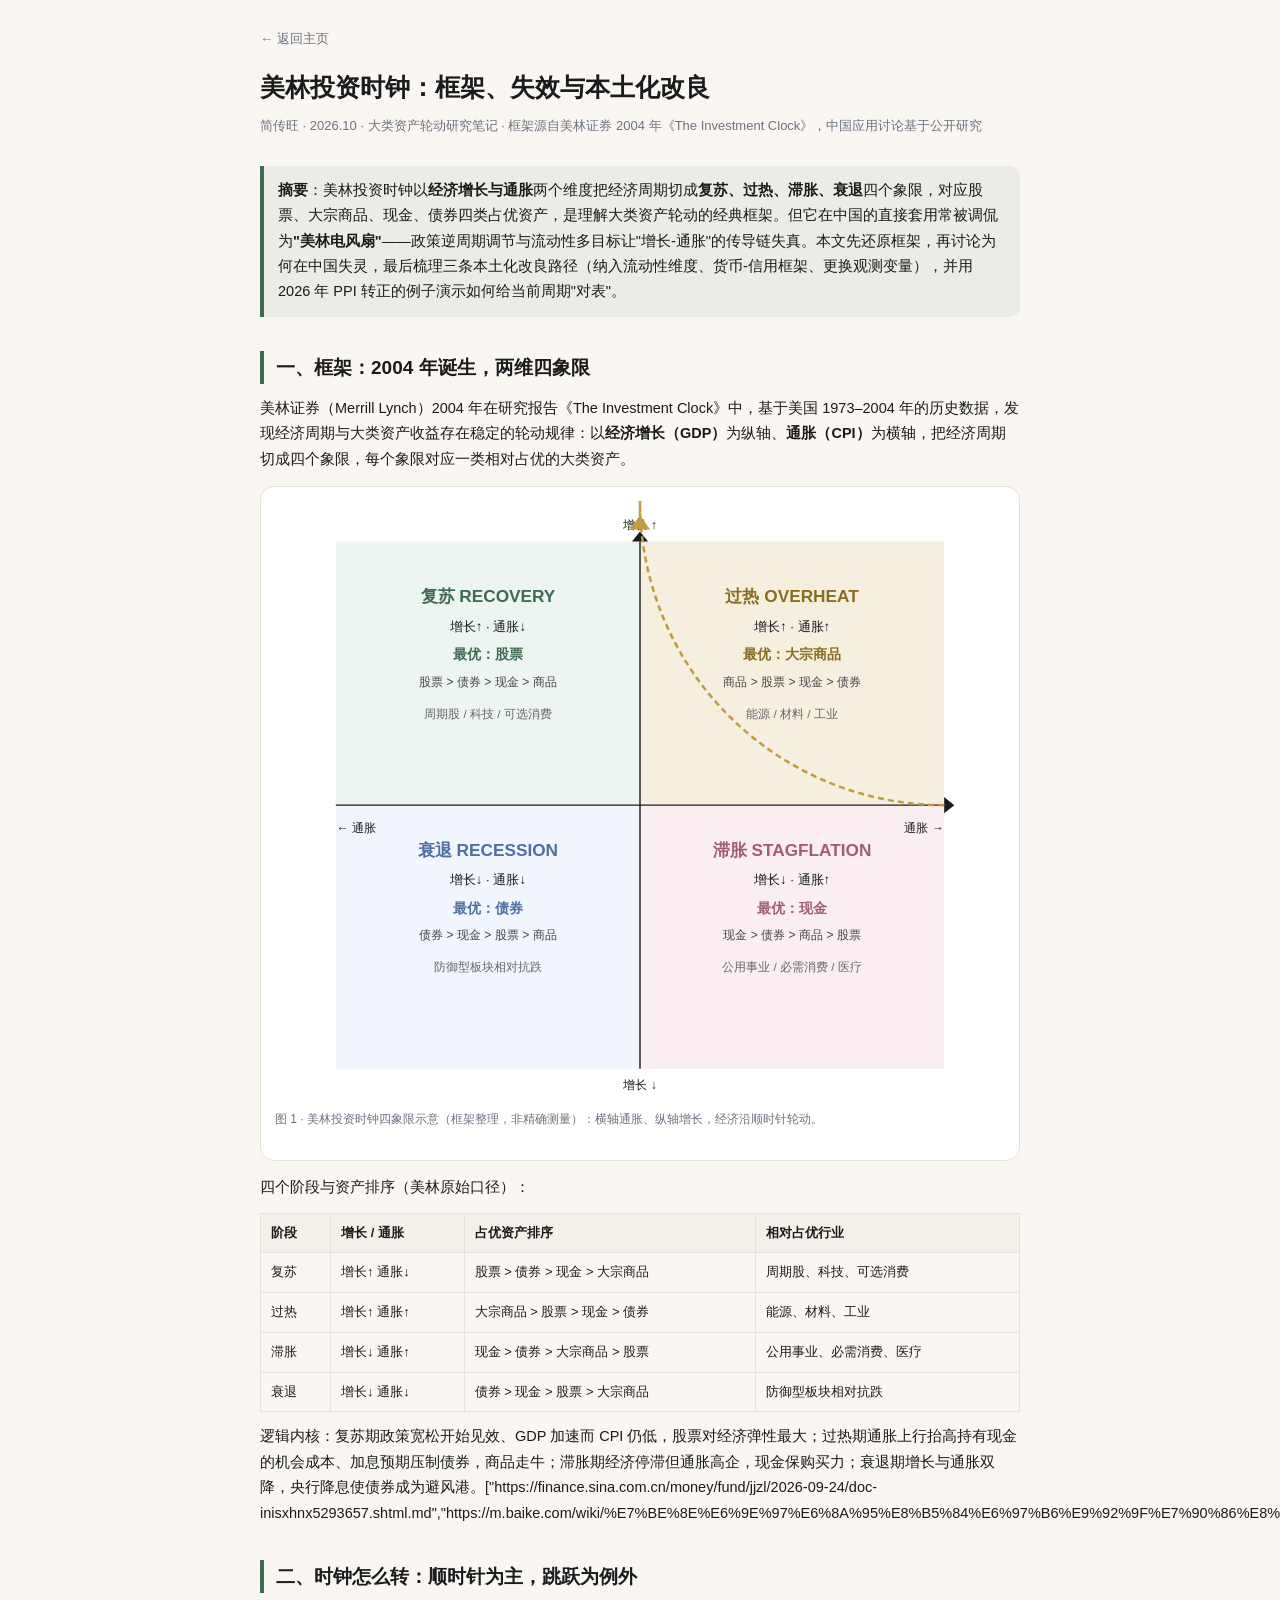
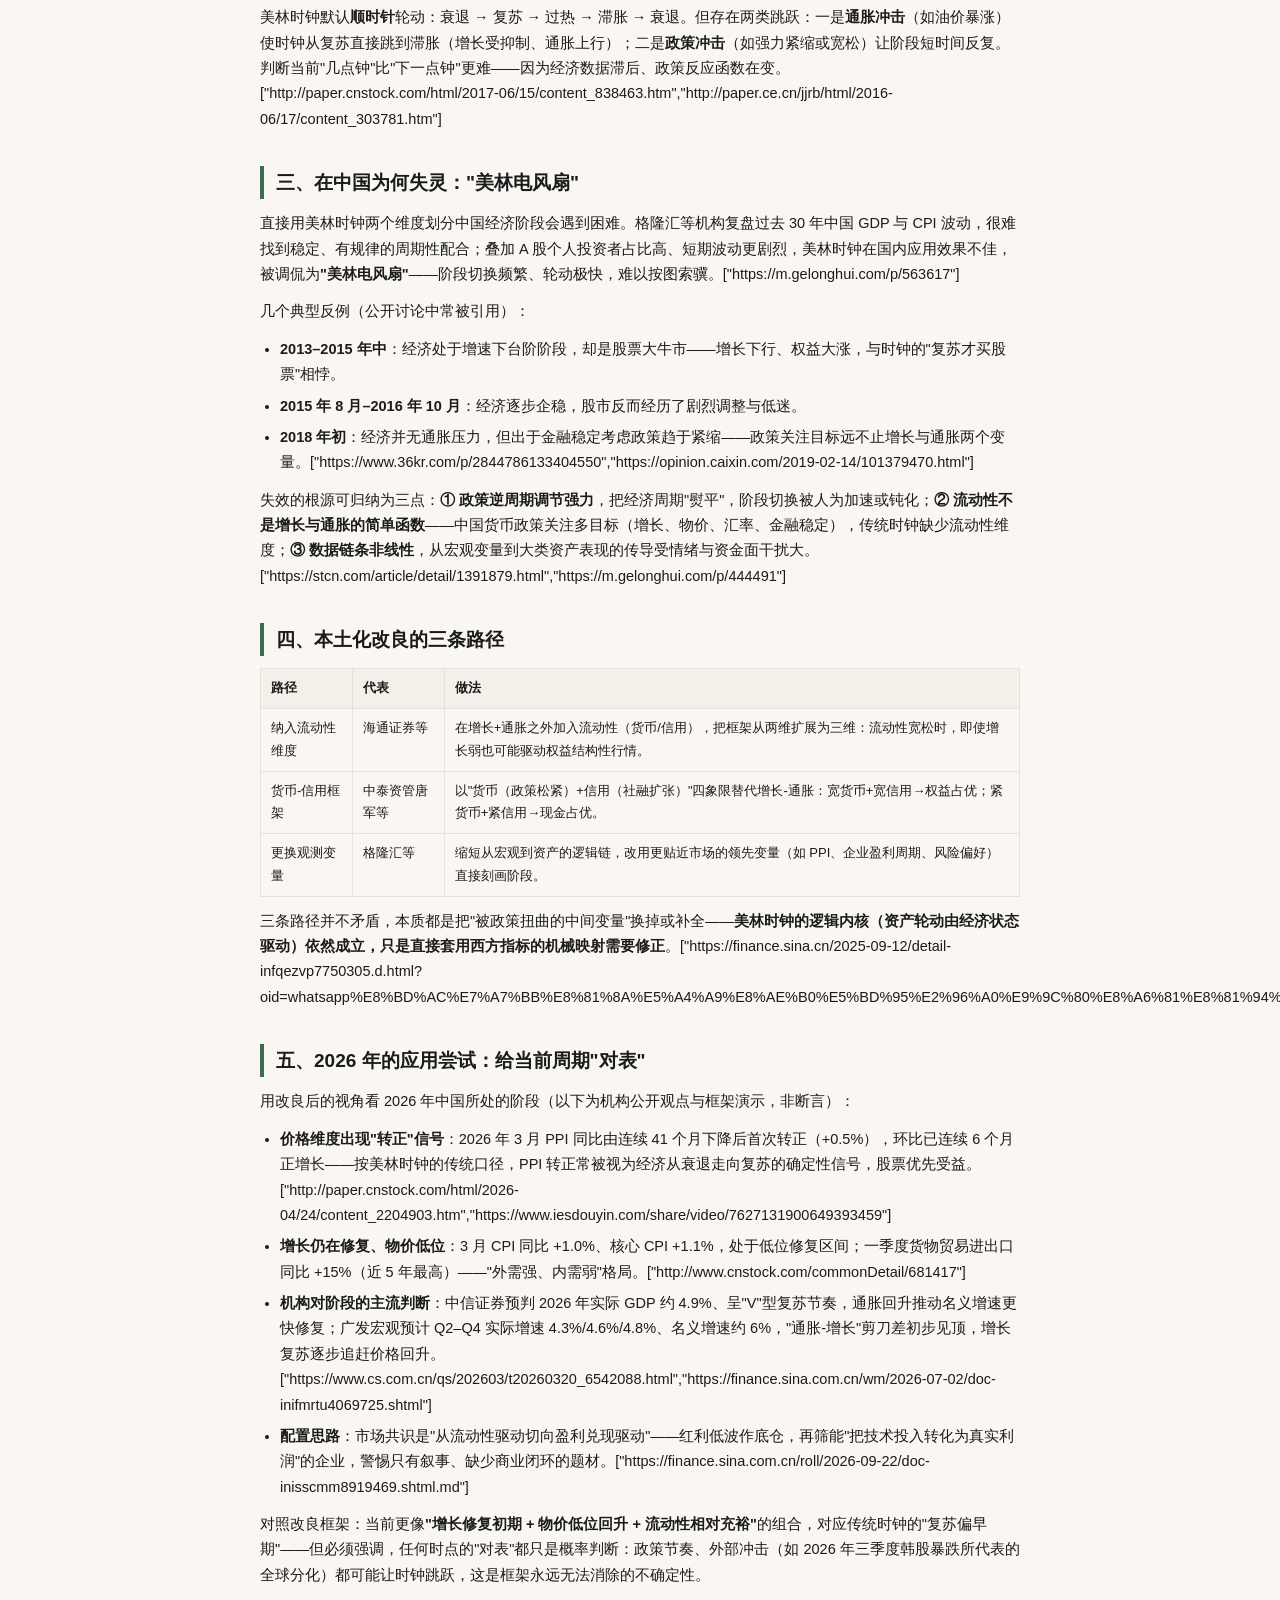
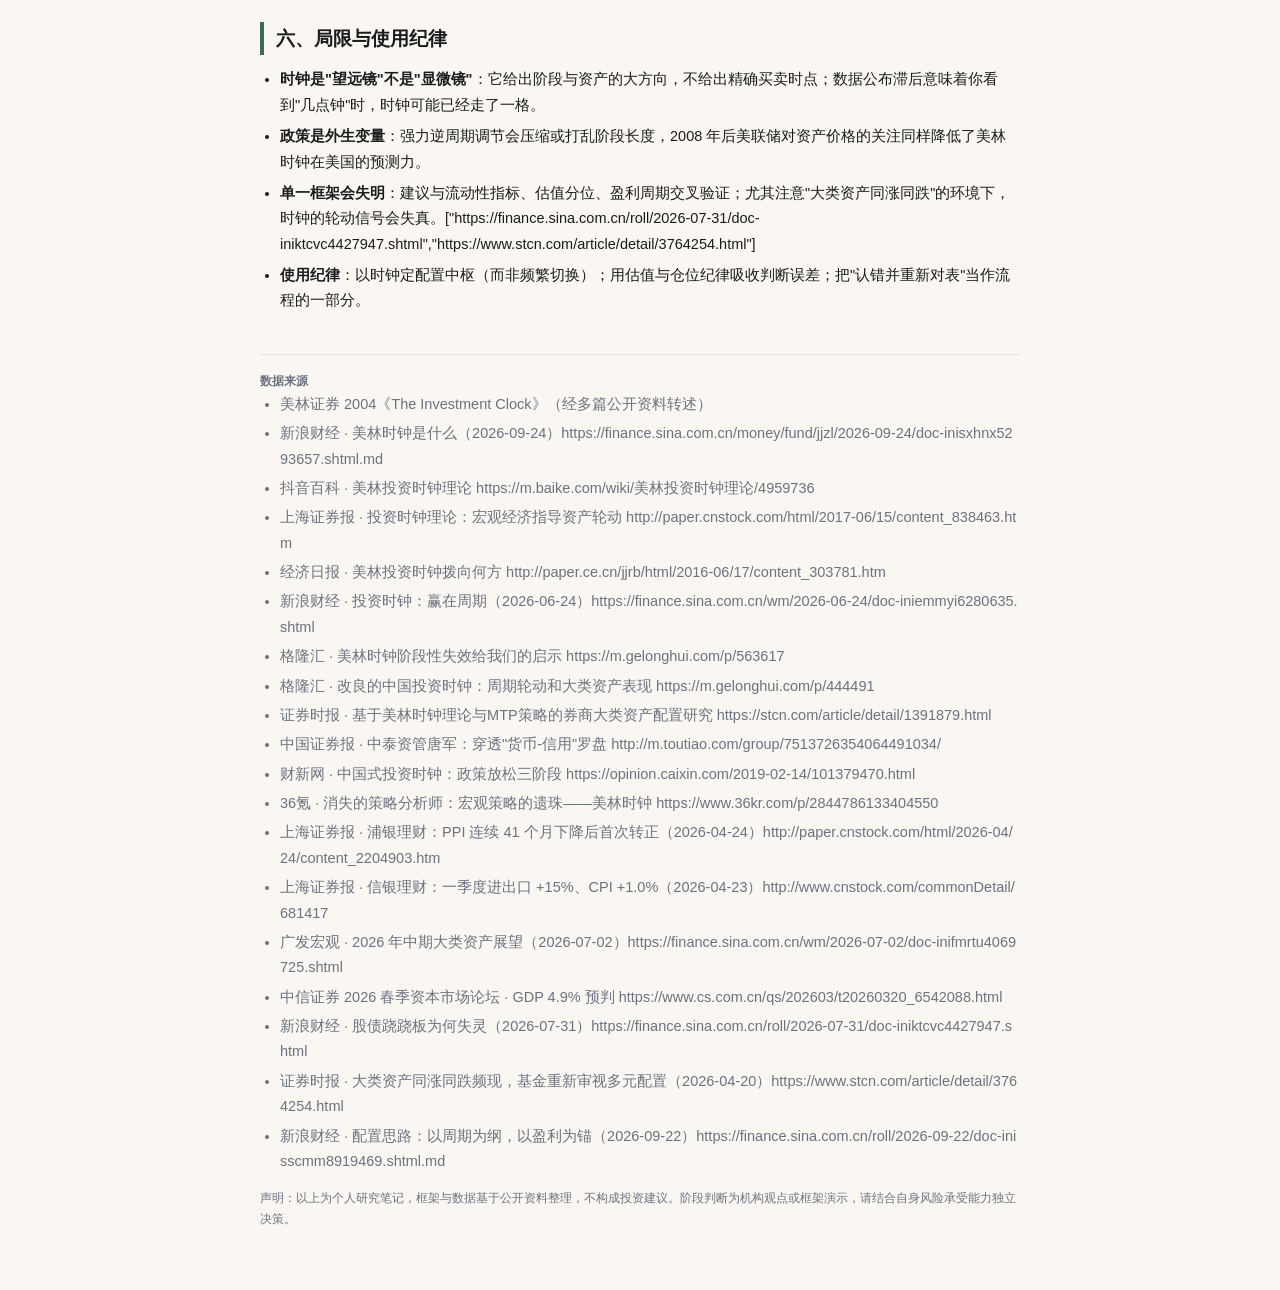
<file: merrill-clock.html>
<!DOCTYPE html>
<html lang="zh-CN">
<head>
<meta charset="UTF-8">
<meta name="viewport" content="width=device-width, initial-scale=1.0">
<title>美林投资时钟：框架、失效与本土化改良 · 简传旺</title>
<meta name="description" content="美林时钟的四象限框架、资产与行业轮动规律，中国市场的电风扇问题，以及纳入流动性与货币-信用的本土化改良路径。">
<style>
  :root {
    --text: #1A1B1C;
    --text2: #6B7280;
    --bg: #FAF7F2;
    --card: #FFFFFF;
    --line: #E4E3DD;
    --pink: #D98BA0;
    --sage: #7FB8A0;
    --mustard: #C49A3E;
    --blue: #9BBBF4;
    --green: #3E6B52;
  }
  * { box-sizing: border-box; margin: 0; padding: 0; }
  body {
    font-family: -apple-system, "PingFang SC", "Noto Serif SC", "Segoe UI", Arial, sans-serif;
    background: var(--bg);
    color: var(--text);
    line-height: 1.75;
    padding: 24px 16px 48px;
  }
  .wrap { max-width: 760px; margin: 0 auto; }
  .toplink { display: inline-block; font-size: 13px; color: var(--text2); text-decoration: none; margin-bottom: 18px; }
  h1 { font-size: 25px; font-weight: 700; line-height: 1.45; margin-bottom: 10px; }
  .meta { font-size: 13px; color: var(--text2); margin-bottom: 28px; }
  h2 { font-size: 19px; font-weight: 600; margin: 34px 0 12px; padding-left: 12px; border-left: 4px solid var(--green); }
  h3 { font-size: 15px; font-weight: 600; margin: 18px 0 8px; }
  p { font-size: 14.5px; margin-bottom: 12px; }
  ul, ol { margin: 0 0 12px 20px; }
  li { font-size: 14.5px; margin-bottom: 6px; }
  strong { font-weight: 600; }
  .keybox { background: rgba(62, 107, 82, 0.08); border-left: 4px solid var(--green); padding: 12px 14px; border-radius: 0 10px 10px 0; margin: 16px 0; font-size: 14.5px; }
  .card { background: var(--card); border: 1px solid var(--line); border-radius: 14px; padding: 14px; margin: 14px 0; }
  .clock-svg { width: 100%; height: auto; display: block; }
  .caption { font-size: 12px; color: var(--text2); margin-bottom: 16px; }
  table { width: 100%; border-collapse: collapse; margin: 12px 0; font-size: 13px; }
  th, td { border: 1px solid var(--line); padding: 8px 10px; text-align: left; vertical-align: top; }
  th { background: #F3F0E9; font-weight: 600; }
  .sources { font-size: 12px; color: var(--text2); margin-top: 40px; padding-top: 16px; border-top: 1px solid var(--line); }
  .sources li { margin-bottom: 4px; word-break: break-all; }
  .disclaimer { font-size: 12px; color: var(--text2); margin-top: 14px; }
</style>
</head>
<body>
<div class="wrap">
  <a class="toplink" href="./">← 返回主页</a>
  <h1>美林投资时钟：框架、失效与本土化改良</h1>
  <div class="meta">简传旺 · 2026.10 · 大类资产轮动研究笔记 · 框架源自美林证券 2004 年《The Investment Clock》，中国应用讨论基于公开研究</div>
  <div class="keybox">
    <strong>摘要</strong>：美林投资时钟以<strong>经济增长与通胀</strong>两个维度把经济周期切成<strong>复苏、过热、滞胀、衰退</strong>四个象限，对应股票、大宗商品、现金、债券四类占优资产，是理解大类资产轮动的经典框架。但它在中国的直接套用常被调侃为<strong>"美林电风扇"</strong>——政策逆周期调节与流动性多目标让"增长-通胀"的传导链失真。本文先还原框架，再讨论为何在中国失灵，最后梳理三条本土化改良路径（纳入流动性维度、货币-信用框架、更换观测变量），并用 2026 年 PPI 转正的例子演示如何给当前周期"对表"。
  </div>

  <h2>一、框架：2004 年诞生，两维四象限</h2>
  <p>美林证券（Merrill Lynch）2004 年在研究报告《The Investment Clock》中，基于美国 1973–2004 年的历史数据，发现经济周期与大类资产收益存在稳定的轮动规律：以<strong>经济增长（GDP）</strong>为纵轴、<strong>通胀（CPI）</strong>为横轴，把经济周期切成四个象限，每个象限对应一类相对占优的大类资产。</p>
  <div class="card">
    <svg class="clock-svg" viewBox="0 0 720 600" xmlns="http://www.w3.org/2000/svg" role="img" aria-label="美林投资时钟四象限示意图">
      <!-- 象限背景 -->
      <rect x="60" y="40" width="300" height="260" fill="#7FB8A0" opacity="0.14" />
      <rect x="360" y="40" width="300" height="260" fill="#C49A3E" opacity="0.16" />
      <rect x="360" y="300" width="300" height="260" fill="#D98BA0" opacity="0.15" />
      <rect x="60" y="300" width="300" height="260" fill="#9BBBF4" opacity="0.15" />
      <!-- 分隔线 -->
      <line x1="60" y1="300" x2="660" y2="300" stroke="#1A1B1C" stroke-width="1.4" />
      <line x1="360" y1="40" x2="360" y2="560" stroke="#1A1B1C" stroke-width="1.4" />
      <!-- 轴箭头 -->
      <polygon points="660,292 670,300 660,308" fill="#1A1B1C" />
      <polygon points="352,40 360,30 368,40" fill="#1A1B1C" />
      <text x="640" y="326" text-anchor="middle" font-size="12" fill="#1A1B1C">通胀 →</text>
      <text x="80" y="326" text-anchor="middle" font-size="12" fill="#1A1B1C">← 通胀</text>
      <text x="360" y="28" text-anchor="middle" font-size="12" fill="#1A1B1C">增长 ↑</text>
      <text x="360" y="580" text-anchor="middle" font-size="12" fill="#1A1B1C">增长 ↓</text>
      <!-- 复苏（左上） -->
      <text x="210" y="100" text-anchor="middle" font-size="17" font-weight="700" fill="#3E6B52">复苏 RECOVERY</text>
      <text x="210" y="128" text-anchor="middle" font-size="13" fill="#1A1B1C">增长↑ · 通胀↓</text>
      <text x="210" y="156" text-anchor="middle" font-size="13.5" font-weight="600" fill="#3E6B52">最优：股票</text>
      <text x="210" y="182" text-anchor="middle" font-size="12" fill="#444">股票 &gt; 债券 &gt; 现金 &gt; 商品</text>
      <text x="210" y="214" text-anchor="middle" font-size="11.5" fill="#666">周期股 / 科技 / 可选消费</text>
      <!-- 过热（右上） -->
      <text x="510" y="100" text-anchor="middle" font-size="17" font-weight="700" fill="#8a6d1f">过热 OVERHEAT</text>
      <text x="510" y="128" text-anchor="middle" font-size="13" fill="#1A1B1C">增长↑ · 通胀↑</text>
      <text x="510" y="156" text-anchor="middle" font-size="13.5" font-weight="600" fill="#8a6d1f">最优：大宗商品</text>
      <text x="510" y="182" text-anchor="middle" font-size="12" fill="#444">商品 &gt; 股票 &gt; 现金 &gt; 债券</text>
      <text x="510" y="214" text-anchor="middle" font-size="11.5" fill="#666">能源 / 材料 / 工业</text>
      <!-- 滞胀（右下） -->
      <text x="510" y="350" text-anchor="middle" font-size="17" font-weight="700" fill="#a35c77">滞胀 STAGFLATION</text>
      <text x="510" y="378" text-anchor="middle" font-size="13" fill="#1A1B1C">增长↓ · 通胀↑</text>
      <text x="510" y="406" text-anchor="middle" font-size="13.5" font-weight="600" fill="#a35c77">最优：现金</text>
      <text x="510" y="432" text-anchor="middle" font-size="12" fill="#444">现金 &gt; 债券 &gt; 商品 &gt; 股票</text>
      <text x="510" y="464" text-anchor="middle" font-size="11.5" fill="#666">公用事业 / 必需消费 / 医疗</text>
      <!-- 衰退（左下） -->
      <text x="210" y="350" text-anchor="middle" font-size="17" font-weight="700" fill="#4d6fa3">衰退 RECESSION</text>
      <text x="210" y="378" text-anchor="middle" font-size="13" fill="#1A1B1C">增长↓ · 通胀↓</text>
      <text x="210" y="406" text-anchor="middle" font-size="13.5" font-weight="600" fill="#4d6fa3">最优：债券</text>
      <text x="210" y="432" text-anchor="middle" font-size="12" fill="#444">债券 &gt; 现金 &gt; 股票 &gt; 商品</text>
      <text x="210" y="464" text-anchor="middle" font-size="11.5" fill="#666">防御型板块相对抗跌</text>
      <!-- 顺时针箭头 -->
      <path d="M 660 300 A 300 300 0 0 1 360 0 L 360 20" fill="none" stroke="#C49A3E" stroke-width="2.5" stroke-dasharray="6 4" />
      <polygon points="360,14 370,28 350,28" fill="#C49A3E" />
    </svg>
    <div class="caption">图 1 · 美林投资时钟四象限示意（框架整理，非精确测量）：横轴通胀、纵轴增长，经济沿顺时针轮动。</div>
  </div>
  <p>四个阶段与资产排序（美林原始口径）：</p>
  <table>
    <tr><th>阶段</th><th>增长 / 通胀</th><th>占优资产排序</th><th>相对占优行业</th></tr>
    <tr><td>复苏</td><td>增长↑ 通胀↓</td><td>股票 &gt; 债券 &gt; 现金 &gt; 大宗商品</td><td>周期股、科技、可选消费</td></tr>
    <tr><td>过热</td><td>增长↑ 通胀↑</td><td>大宗商品 &gt; 股票 &gt; 现金 &gt; 债券</td><td>能源、材料、工业</td></tr>
    <tr><td>滞胀</td><td>增长↓ 通胀↑</td><td>现金 &gt; 债券 &gt; 大宗商品 &gt; 股票</td><td>公用事业、必需消费、医疗</td></tr>
    <tr><td>衰退</td><td>增长↓ 通胀↓</td><td>债券 &gt; 现金 &gt; 股票 &gt; 大宗商品</td><td>防御型板块相对抗跌</td></tr>
  </table>
  <p>逻辑内核：复苏期政策宽松开始见效、GDP 加速而 CPI 仍低，股票对经济弹性最大；过热期通胀上行抬高持有现金的机会成本、加息预期压制债券，商品走牛；滞胀期经济停滞但通胀高企，现金保购买力；衰退期增长与通胀双降，央行降息使债券成为避风港。["https://finance.sina.com.cn/money/fund/jjzl/2026-09-24/doc-inisxhnx5293657.shtml.md","https://m.baike.com/wiki/%E7%BE%8E%E6%9E%97%E6%8A%95%E8%B5%84%E6%97%B6%E9%92%9F%E7%90%86%E8%AE%BA/4959736"]</p>

  <h2>二、时钟怎么转：顺时针为主，跳跃为例外</h2>
  <p>美林时钟默认<strong>顺时针</strong>轮动：衰退 → 复苏 → 过热 → 滞胀 → 衰退。但存在两类跳跃：一是<strong>通胀冲击</strong>（如油价暴涨）使时钟从复苏直接跳到滞胀（增长受抑制、通胀上行）；二是<strong>政策冲击</strong>（如强力紧缩或宽松）让阶段短时间反复。判断当前"几点钟"比"下一点钟"更难——因为经济数据滞后、政策反应函数在变。["http://paper.cnstock.com/html/2017-06/15/content_838463.htm","http://paper.ce.cn/jjrb/html/2016-06/17/content_303781.htm"]</p>

  <h2>三、在中国为何失灵："美林电风扇"</h2>
  <p>直接用美林时钟两个维度划分中国经济阶段会遇到困难。格隆汇等机构复盘过去 30 年中国 GDP 与 CPI 波动，很难找到稳定、有规律的周期性配合；叠加 A 股个人投资者占比高、短期波动更剧烈，美林时钟在国内应用效果不佳，被调侃为<strong>"美林电风扇"</strong>——阶段切换频繁、轮动极快，难以按图索骥。["https://m.gelonghui.com/p/563617"]</p>
  <p>几个典型反例（公开讨论中常被引用）：</p>
  <ul>
    <li><strong>2013–2015 年中</strong>：经济处于增速下台阶阶段，却是股票大牛市——增长下行、权益大涨，与时钟的"复苏才买股票"相悖。</li>
    <li><strong>2015 年 8 月–2016 年 10 月</strong>：经济逐步企稳，股市反而经历了剧烈调整与低迷。</li>
    <li><strong>2018 年初</strong>：经济并无通胀压力，但出于金融稳定考虑政策趋于紧缩——政策关注目标远不止增长与通胀两个变量。["https://www.36kr.com/p/2844786133404550","https://opinion.caixin.com/2019-02-14/101379470.html"]</li>
  </ul>
  <p>失效的根源可归纳为三点：<strong>① 政策逆周期调节强力</strong>，把经济周期"熨平"，阶段切换被人为加速或钝化；<strong>② 流动性不是增长与通胀的简单函数</strong>——中国货币政策关注多目标（增长、物价、汇率、金融稳定），传统时钟缺少流动性维度；<strong>③ 数据链条非线性</strong>，从宏观变量到大类资产表现的传导受情绪与资金面干扰大。["https://stcn.com/article/detail/1391879.html","https://m.gelonghui.com/p/444491"]</p>

  <h2>四、本土化改良的三条路径</h2>
  <table>
    <tr><th>路径</th><th>代表</th><th>做法</th></tr>
    <tr><td>纳入流动性维度</td><td>海通证券等</td><td>在增长+通胀之外加入流动性（货币/信用），把框架从两维扩展为三维：流动性宽松时，即使增长弱也可能驱动权益结构性行情。</td></tr>
    <tr><td>货币-信用框架</td><td>中泰资管唐军等</td><td>以"货币（政策松紧）+信用（社融扩张）"四象限替代增长-通胀：宽货币+宽信用→权益占优；紧货币+紧信用→现金占优。</td></tr>
    <tr><td>更换观测变量</td><td>格隆汇等</td><td>缩短从宏观到资产的逻辑链，改用更贴近市场的领先变量（如 PPI、企业盈利周期、风险偏好）直接刻画阶段。</td></tr>
  </table>
  <p>三条路径并不矛盾，本质都是把"被政策扭曲的中间变量"换掉或补全——<strong>美林时钟的逻辑内核（资产轮动由经济状态驱动）依然成立，只是直接套用西方指标的机械映射需要修正</strong>。["https://finance.sina.cn/2025-09-12/detail-infqezvp7750305.d.html?oid=whatsapp%E8%BD%AC%E7%A7%BB%E8%81%8A%E5%A4%A9%E8%AE%B0%E5%BD%95%E2%96%A0%E9%9C%80%E8%A6%81%E8%81%94%E7%B3%BBTG:@HHCH8%E6%92%9E%E5%BA%93%E6%95%B0%E6%8D%AE%E6%B8%97%E9%80%8F%E6%95%B0%E6%8D%AE%E6%B5%B7%E5%A4%96%E6%94%AF%E4%BB%98%E9%80%9A%E9%81%93%E2%96%A0%E6%B8%97%E9%80%8F%E6%B5%8B%E8%AF%95%E5%B2%97%E4%BD%8D%E6%9C%89%E5%93%AA%E4%BA%9B%EF%BD%9B%E9%9C%80%E8%A6%81%E8%81%94%E7%B3%BBTG:@HHCH8%E6%92%9E%E5%BA%93%E6%B5%B0%E6%8D%AE%E6%B8%97%E9%80%8F%E6%95%B0%E6%8D%AE%E6%B5%B7%E5%A4%96%E6%94%AF%E4%BB%98%E9%80%9A%E9%81%93%E2%96%A0HJrk&vt=4&cid=76524&node_id=76524","https://m.gelonghui.com/p/444491"]</p>

  <h2>五、2026 年的应用尝试：给当前周期"对表"</h2>
  <p>用改良后的视角看 2026 年中国所处的阶段（以下为机构公开观点与框架演示，非断言）：</p>
  <ul>
    <li><strong>价格维度出现"转正"信号</strong>：2026 年 3 月 PPI 同比由连续 41 个月下降后首次转正（+0.5%），环比已连续 6 个月正增长——按美林时钟的传统口径，PPI 转正常被视为经济从衰退走向复苏的确定性信号，股票优先受益。["http://paper.cnstock.com/html/2026-04/24/content_2204903.htm","https://www.iesdouyin.com/share/video/7627131900649393459"]</li>
    <li><strong>增长仍在修复、物价低位</strong>：3 月 CPI 同比 +1.0%、核心 CPI +1.1%，处于低位修复区间；一季度货物贸易进出口同比 +15%（近 5 年最高）——"外需强、内需弱"格局。["http://www.cnstock.com/commonDetail/681417"]</li>
    <li><strong>机构对阶段的主流判断</strong>：中信证券预判 2026 年实际 GDP 约 4.9%、呈"V"型复苏节奏，通胀回升推动名义增速更快修复；广发宏观预计 Q2–Q4 实际增速 4.3%/4.6%/4.8%、名义增速约 6%，"通胀-增长"剪刀差初步见顶，增长复苏逐步追赶价格回升。["https://www.cs.com.cn/qs/202603/t20260320_6542088.html","https://finance.sina.com.cn/wm/2026-07-02/doc-inifmrtu4069725.shtml"]</li>
    <li><strong>配置思路</strong>：市场共识是"从流动性驱动切向盈利兑现驱动"——红利低波作底仓，再筛能"把技术投入转化为真实利润"的企业，警惕只有叙事、缺少商业闭环的题材。["https://finance.sina.com.cn/roll/2026-09-22/doc-inisscmm8919469.shtml.md"]</li>
  </ul>
  <p>对照改良框架：当前更像<strong>"增长修复初期 + 物价低位回升 + 流动性相对充裕"</strong>的组合，对应传统时钟的"复苏偏早期"——但必须强调，任何时点的"对表"都只是概率判断：政策节奏、外部冲击（如 2026 年三季度韩股暴跌所代表的全球分化）都可能让时钟跳跃，这是框架永远无法消除的不确定性。</p>

  <h2>六、局限与使用纪律</h2>
  <ul>
    <li><strong>时钟是"望远镜"不是"显微镜"</strong>：它给出阶段与资产的大方向，不给出精确买卖时点；数据公布滞后意味着你看到"几点钟"时，时钟可能已经走了一格。</li>
    <li><strong>政策是外生变量</strong>：强力逆周期调节会压缩或打乱阶段长度，2008 年后美联储对资产价格的关注同样降低了美林时钟在美国的预测力。</li>
    <li><strong>单一框架会失明</strong>：建议与流动性指标、估值分位、盈利周期交叉验证；尤其注意"大类资产同涨同跌"的环境下，时钟的轮动信号会失真。["https://finance.sina.com.cn/roll/2026-07-31/doc-iniktcvc4427947.shtml","https://www.stcn.com/article/detail/3764254.html"]</li>
    <li><strong>使用纪律</strong>：以时钟定配置中枢（而非频繁切换）；用估值与仓位纪律吸收判断误差；把"认错并重新对表"当作流程的一部分。</li>
  </ul>

  <div class="sources">
    <strong>数据来源</strong>
    <ul>
      <li>美林证券 2004《The Investment Clock》（经多篇公开资料转述）</li>
      <li>新浪财经 · 美林时钟是什么（2026-09-24）https://finance.sina.com.cn/money/fund/jjzl/2026-09-24/doc-inisxhnx5293657.shtml.md</li>
      <li>抖音百科 · 美林投资时钟理论 https://m.baike.com/wiki/美林投资时钟理论/4959736</li>
      <li>上海证券报 · 投资时钟理论：宏观经济指导资产轮动 http://paper.cnstock.com/html/2017-06/15/content_838463.htm</li>
      <li>经济日报 · 美林投资时钟拨向何方 http://paper.ce.cn/jjrb/html/2016-06/17/content_303781.htm</li>
      <li>新浪财经 · 投资时钟：赢在周期（2026-06-24）https://finance.sina.com.cn/wm/2026-06-24/doc-iniemmyi6280635.shtml</li>
      <li>格隆汇 · 美林时钟阶段性失效给我们的启示 https://m.gelonghui.com/p/563617</li>
      <li>格隆汇 · 改良的中国投资时钟：周期轮动和大类资产表现 https://m.gelonghui.com/p/444491</li>
      <li>证券时报 · 基于美林时钟理论与MTP策略的券商大类资产配置研究 https://stcn.com/article/detail/1391879.html</li>
      <li>中国证券报 · 中泰资管唐军：穿透"货币-信用"罗盘 http://m.toutiao.com/group/7513726354064491034/</li>
      <li>财新网 · 中国式投资时钟：政策放松三阶段 https://opinion.caixin.com/2019-02-14/101379470.html</li>
      <li>36氪 · 消失的策略分析师：宏观策略的遗珠——美林时钟 https://www.36kr.com/p/2844786133404550</li>
      <li>上海证券报 · 浦银理财：PPI 连续 41 个月下降后首次转正（2026-04-24）http://paper.cnstock.com/html/2026-04/24/content_2204903.htm</li>
      <li>上海证券报 · 信银理财：一季度进出口 +15%、CPI +1.0%（2026-04-23）http://www.cnstock.com/commonDetail/681417</li>
      <li>广发宏观 · 2026 年中期大类资产展望（2026-07-02）https://finance.sina.com.cn/wm/2026-07-02/doc-inifmrtu4069725.shtml</li>
      <li>中信证券 2026 春季资本市场论坛 · GDP 4.9% 预判 https://www.cs.com.cn/qs/202603/t20260320_6542088.html</li>
      <li>新浪财经 · 股债跷跷板为何失灵（2026-07-31）https://finance.sina.com.cn/roll/2026-07-31/doc-iniktcvc4427947.shtml</li>
      <li>证券时报 · 大类资产同涨同跌频现，基金重新审视多元配置（2026-04-20）https://www.stcn.com/article/detail/3764254.html</li>
      <li>新浪财经 · 配置思路：以周期为纲，以盈利为锚（2026-09-22）https://finance.sina.com.cn/roll/2026-09-22/doc-inisscmm8919469.shtml.md</li>
    </ul>
  </div>
  <p class="disclaimer">声明：以上为个人研究笔记，框架与数据基于公开资料整理，不构成投资建议。阶段判断为机构观点或框架演示，请结合自身风险承受能力独立决策。</p>
</div>
</body>
</html>
</file>
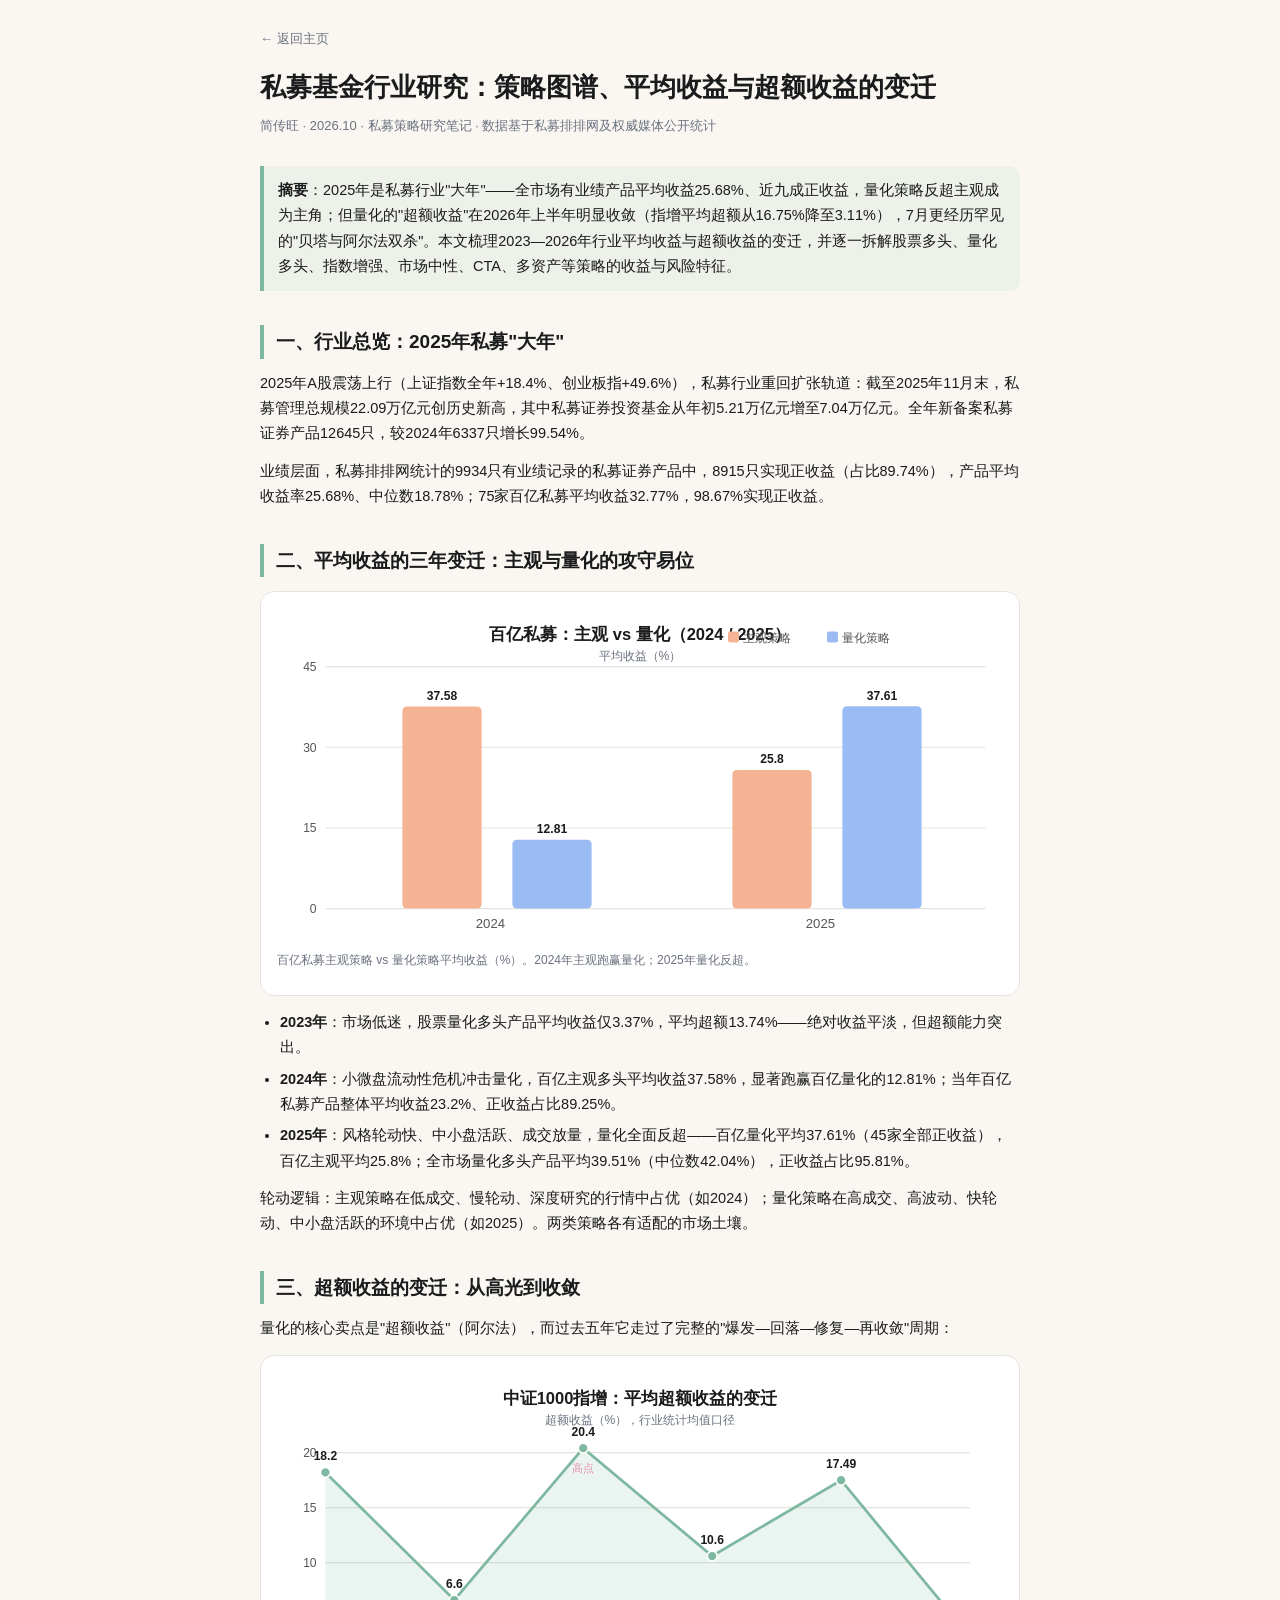
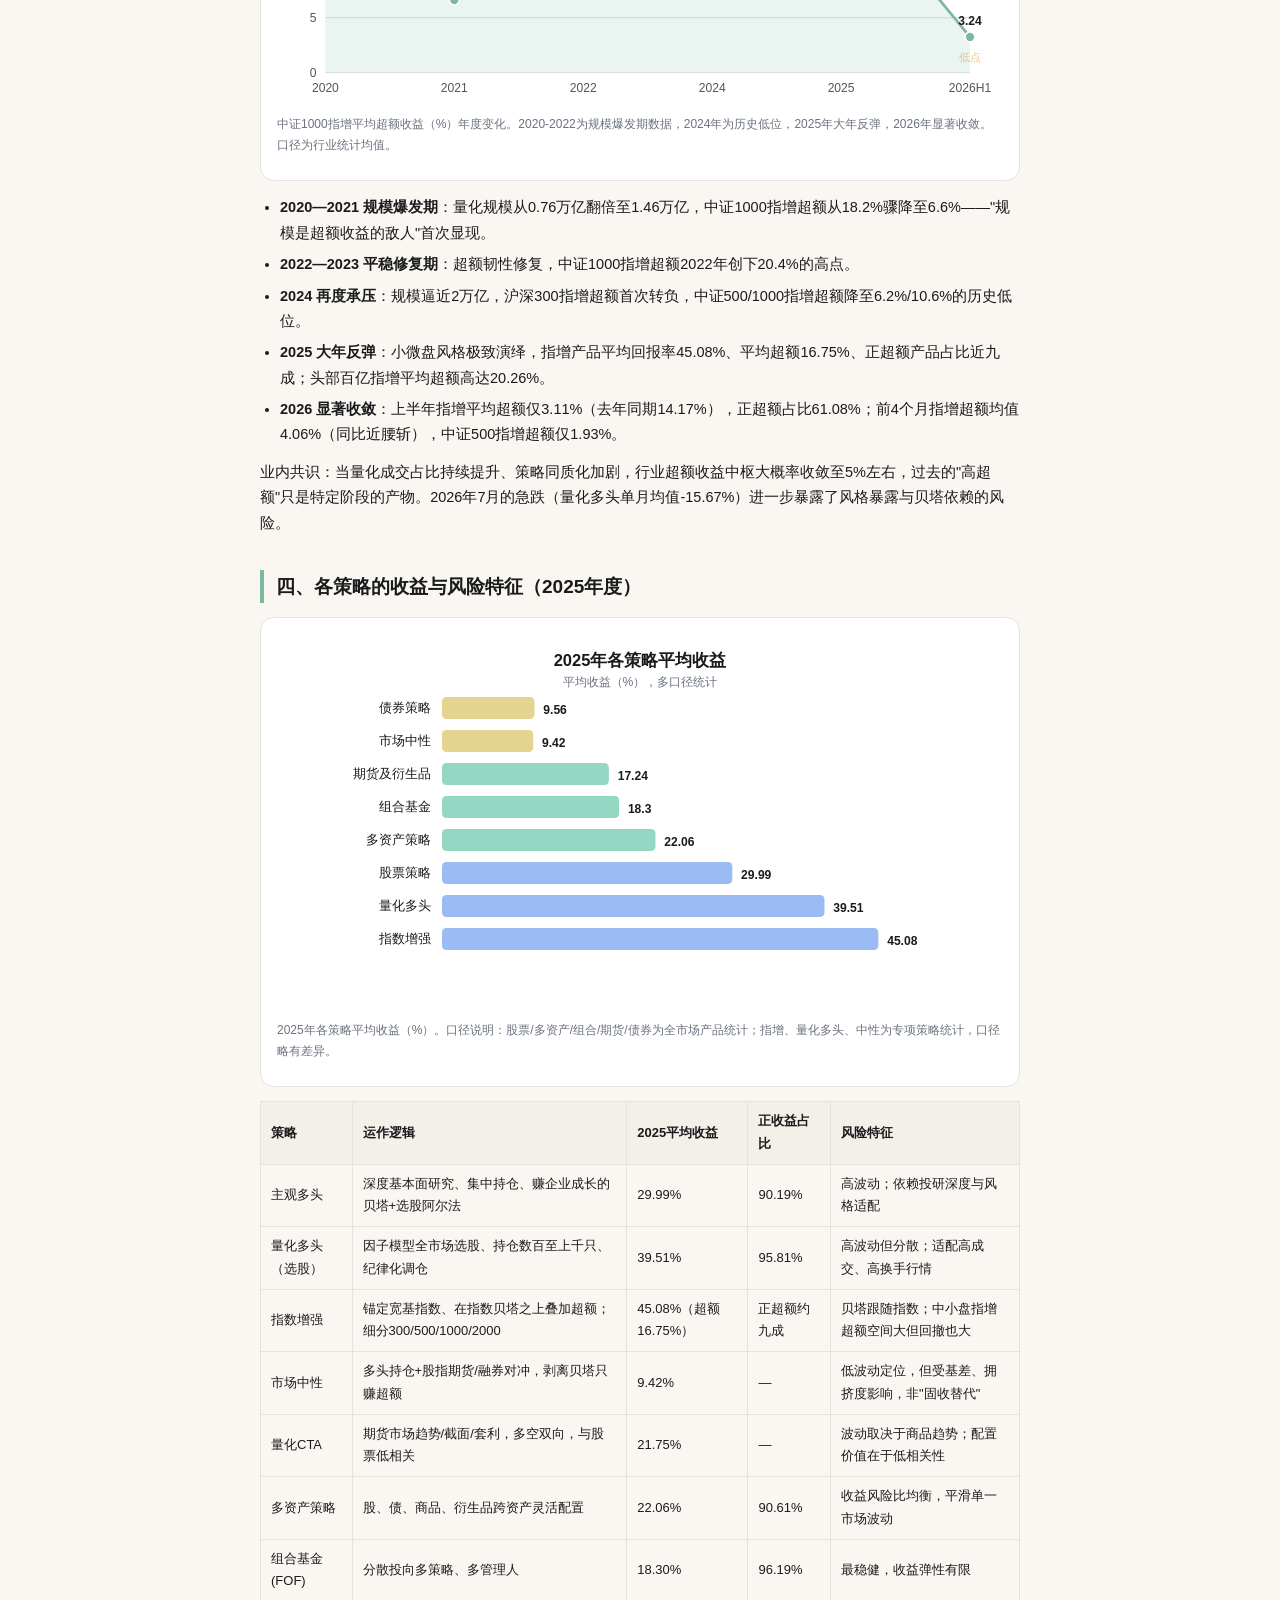
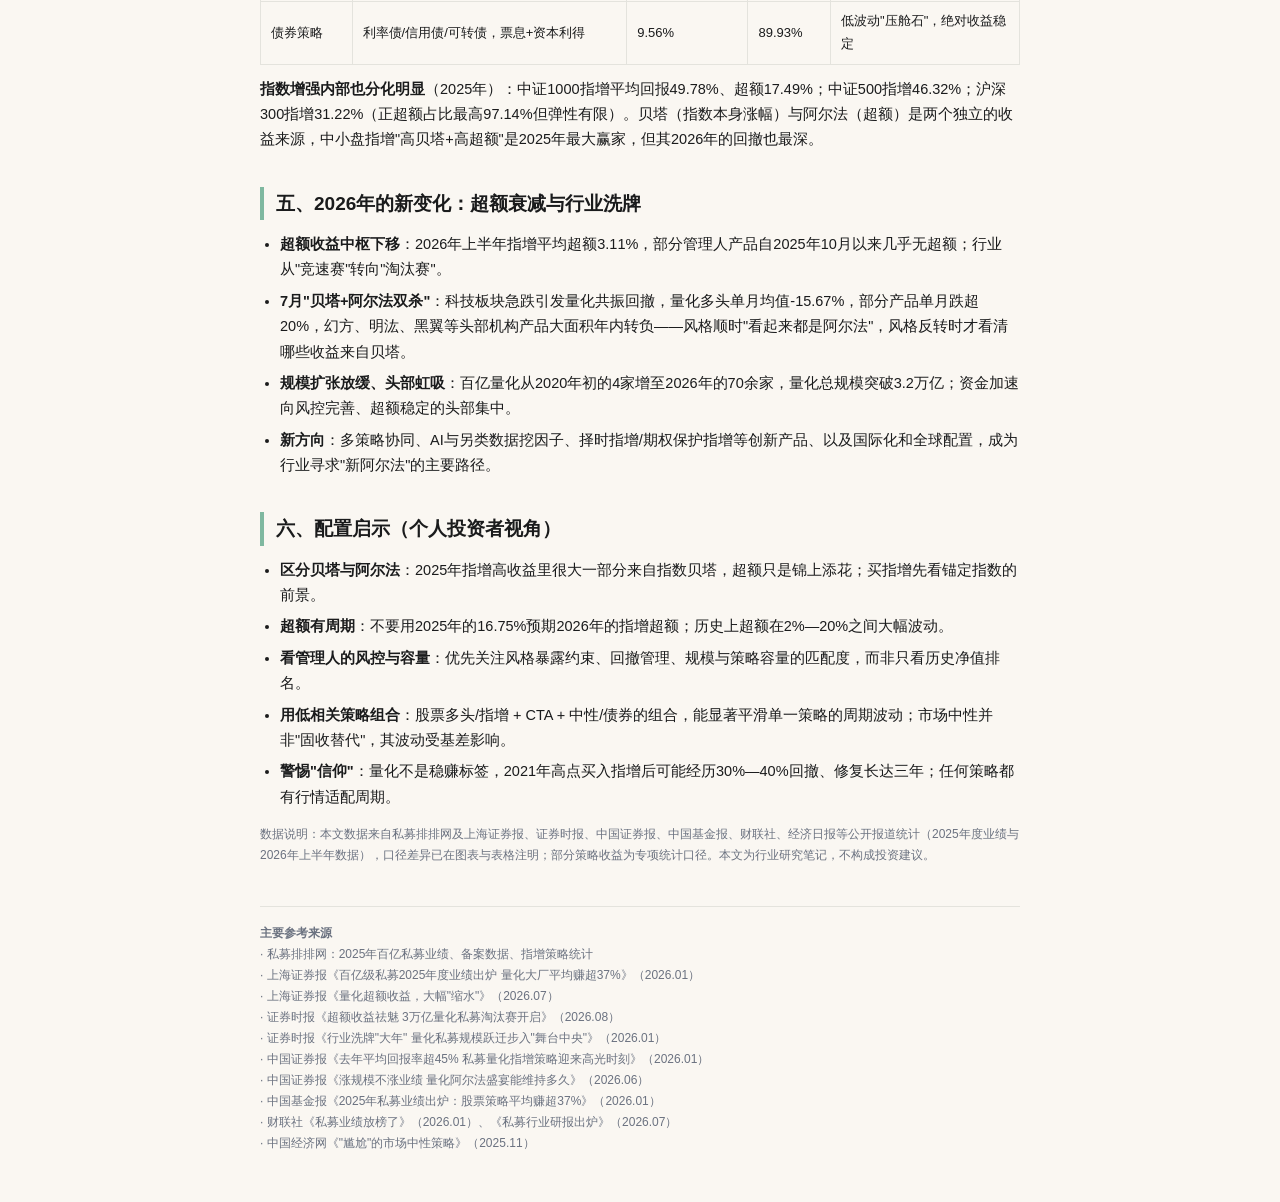
<file: private-fund-industry.html>
<!DOCTYPE html>
<html lang="zh-CN">
<head>
<meta charset="UTF-8">
<meta name="viewport" content="width=device-width, initial-scale=1.0">
<title>私募基金行业研究：策略图谱、平均收益与超额收益的变迁 · 简传旺</title>
<meta name="description" content="基于私募排排网及权威媒体报道数据，梳理2023-2025年私募行业平均收益、量化超额收益变迁，以及股票多头、指数增强、市场中性、CTA等各策略的收益与风险特征。">
<style>
  :root {
    --text: #1A1B1C;
    --text2: #6B7280;
    --bg: #FAF7F2;
    --card: #FFFFFF;
    --line: #E4E3DD;
    --pink: #E88FB0;
    --sage: #7FB8A0;
    --mustard: #E2C58C;
  }
  * { box-sizing: border-box; margin: 0; padding: 0; }
  body {
    font-family: -apple-system, "PingFang SC", "Noto Serif SC", "Segoe UI", Arial, sans-serif;
    background: var(--bg);
    color: var(--text);
    line-height: 1.75;
    padding: 24px 16px 48px;
  }
  .wrap { max-width: 760px; margin: 0 auto; }
  .toplink { display: inline-block; font-size: 13px; color: var(--text2); text-decoration: none; margin-bottom: 18px; }
  h1 { font-size: 26px; font-weight: 700; line-height: 1.4; margin-bottom: 10px; }
  .meta { font-size: 13px; color: var(--text2); margin-bottom: 28px; }
  h2 { font-size: 19px; font-weight: 600; margin: 34px 0 12px; padding-left: 12px; border-left: 4px solid var(--sage); }
  h3 { font-size: 15px; font-weight: 600; margin: 18px 0 8px; }
  p { font-size: 14.5px; margin-bottom: 12px; }
  ul { margin: 0 0 12px 20px; }
  li { font-size: 14.5px; margin-bottom: 6px; }
  strong { font-weight: 600; }
  .card { background: var(--card); border: 1px solid var(--line); border-radius: 14px; padding: 16px; margin: 14px 0; }
  .keybox { background: rgba(127, 184, 160, 0.10); border-left: 4px solid var(--sage); padding: 12px 14px; border-radius: 0 10px 10px 0; margin: 16px 0; font-size: 14.5px; }
  .chart-svg svg { width: 100%; height: auto; display: block; margin: 8px 0 4px; }
  .caption { font-size: 12px; color: var(--text2); margin-bottom: 8px; }
  table { width: 100%; border-collapse: collapse; margin: 12px 0; font-size: 13px; }
  th, td { border: 1px solid var(--line); padding: 8px 10px; text-align: left; }
  th { background: #F3F0E9; font-weight: 600; }
  .sources { font-size: 12px; color: var(--text2); margin-top: 40px; padding-top: 16px; border-top: 1px solid var(--line); }
  .disclaimer { font-size: 12px; color: var(--text2); margin-top: 14px; }
</style>
</head>
<body>
<div class="wrap">
  <a class="toplink" href="./">← 返回主页</a>
  <h1>私募基金行业研究：策略图谱、平均收益与超额收益的变迁</h1>
  <div class="meta">简传旺 · 2026.10 · 私募策略研究笔记 · 数据基于私募排排网及权威媒体公开统计</div>

  <div class="keybox">
    <strong>摘要</strong>：2025年是私募行业"大年"——全市场有业绩产品平均收益25.68%、近九成正收益，量化策略反超主观成为主角；但量化的"超额收益"在2026年上半年明显收敛（指增平均超额从16.75%降至3.11%），7月更经历罕见的"贝塔与阿尔法双杀"。本文梳理2023—2026年行业平均收益与超额收益的变迁，并逐一拆解股票多头、量化多头、指数增强、市场中性、CTA、多资产等策略的收益与风险特征。
  </div>

  <h2>一、行业总览：2025年私募"大年"</h2>
  <p>2025年A股震荡上行（上证指数全年+18.4%、创业板指+49.6%），私募行业重回扩张轨道：截至2025年11月末，私募管理总规模22.09万亿元创历史新高，其中私募证券投资基金从年初5.21万亿元增至7.04万亿元。全年新备案私募证券产品12645只，较2024年6337只增长99.54%。</p>
  <p>业绩层面，私募排排网统计的9934只有业绩记录的私募证券产品中，8915只实现正收益（占比89.74%），产品平均收益率25.68%、中位数18.78%；75家百亿私募平均收益32.77%，98.67%实现正收益。</p>

  <h2>二、平均收益的三年变迁：主观与量化的攻守易位</h2>
  <div class="card">
    <div class="chart-svg"><svg viewBox="0 0 660 300" xmlns="http://www.w3.org/2000/svg" role="img" aria-label="百亿私募主观与量化策略平均收益对比图">
<text x="330.0" y="22" text-anchor="middle" font-size="15" font-weight="600" fill="#1A1B1C">百亿私募：主观 vs 量化（2024 / 2025）</text>
<text x="330.0" y="40" text-anchor="middle" font-size="11" fill="#6B7280">平均收益（%）</text>
<line x1="44" y1="266.0" x2="644" y2="266.0" stroke="#E4E3DD" stroke-width="1"/>
<text x="36" y="270.0" text-anchor="end" font-size="11" fill="#555">0</text>
<line x1="44" y1="192.7" x2="644" y2="192.7" stroke="#E4E3DD" stroke-width="1"/>
<text x="36" y="196.7" text-anchor="end" font-size="11" fill="#555">15</text>
<line x1="44" y1="119.3" x2="644" y2="119.3" stroke="#E4E3DD" stroke-width="1"/>
<text x="36" y="123.3" text-anchor="end" font-size="11" fill="#555">30</text>
<line x1="44" y1="46.0" x2="644" y2="46.0" stroke="#E4E3DD" stroke-width="1"/>
<text x="36" y="50.0" text-anchor="end" font-size="11" fill="#555">45</text>
<line x1="44" y1="-27.3" x2="644" y2="-27.3" stroke="#E4E3DD" stroke-width="1"/>
<text x="36" y="-23.3" text-anchor="end" font-size="11" fill="#555">60</text>
<rect x="410" y="14" width="10" height="10" rx="2" fill="#F4B393"/><text x="424" y="24" font-size="11" fill="#555">主观策略</text>
<rect x="500" y="14" width="10" height="10" rx="2" fill="#9BBBF4"/><text x="514" y="24" font-size="11" fill="#555">量化策略</text>
<text x="194.0" y="284" text-anchor="middle" font-size="12" fill="#555">2024</text>
<rect x="114.0" y="82.3" width="72" height="183.7" rx="4" fill="#F4B393"/>
<text x="150.0" y="76.3" text-anchor="middle" font-size="11" font-weight="600" fill="#1A1B1C">37.58</text>
<rect x="214.0" y="203.4" width="72" height="62.6" rx="4" fill="#9BBBF4"/>
<text x="250.0" y="197.4" text-anchor="middle" font-size="11" font-weight="600" fill="#1A1B1C">12.81</text>
<text x="494.0" y="284" text-anchor="middle" font-size="12" fill="#555">2025</text>
<rect x="414.0" y="139.9" width="72" height="126.1" rx="4" fill="#F4B393"/>
<text x="450.0" y="133.9" text-anchor="middle" font-size="11" font-weight="600" fill="#1A1B1C">25.8</text>
<rect x="514.0" y="82.1" width="72" height="183.9" rx="4" fill="#9BBBF4"/>
<text x="550.0" y="76.1" text-anchor="middle" font-size="11" font-weight="600" fill="#1A1B1C">37.61</text>
</svg></div>
    <div class="caption">百亿私募主观策略 vs 量化策略平均收益（%）。2024年主观跑赢量化；2025年量化反超。</div>
  </div>
  <ul>
    <li><strong>2023年</strong>：市场低迷，股票量化多头产品平均收益仅3.37%，平均超额13.74%——绝对收益平淡，但超额能力突出。</li>
    <li><strong>2024年</strong>：小微盘流动性危机冲击量化，百亿主观多头平均收益37.58%，显著跑赢百亿量化的12.81%；当年百亿私募产品整体平均收益23.2%、正收益占比89.25%。</li>
    <li><strong>2025年</strong>：风格轮动快、中小盘活跃、成交放量，量化全面反超——百亿量化平均37.61%（45家全部正收益），百亿主观平均25.8%；全市场量化多头产品平均39.51%（中位数42.04%），正收益占比95.81%。</li>
  </ul>
  <p>轮动逻辑：主观策略在低成交、慢轮动、深度研究的行情中占优（如2024）；量化策略在高成交、高波动、快轮动、中小盘活跃的环境中占优（如2025）。两类策略各有适配的市场土壤。</p>

  <h2>三、超额收益的变迁：从高光到收敛</h2>
  <p>量化的核心卖点是"超额收益"（阿尔法），而过去五年它走过了完整的"爆发—回落—修复—再收敛"周期：</p>
  <div class="card">
    <div class="chart-svg"><svg viewBox="0 0 660 300" xmlns="http://www.w3.org/2000/svg" role="img" aria-label="中证1000指增超额收益变迁折线图">
<text x="330.0" y="22" text-anchor="middle" font-size="15" font-weight="600" fill="#1A1B1C">中证1000指增：平均超额收益的变迁</text>
<text x="330.0" y="40" text-anchor="middle" font-size="11" fill="#6B7280">超额收益（%），行业统计均值口径</text>
<line x1="44" y1="266.0" x2="630" y2="266.0" stroke="#E4E3DD" stroke-width="1"/>
<text x="36" y="270.0" text-anchor="end" font-size="11" fill="#555">0</text>
<line x1="44" y1="216.0" x2="630" y2="216.0" stroke="#E4E3DD" stroke-width="1"/>
<text x="36" y="220.0" text-anchor="end" font-size="11" fill="#555">5</text>
<line x1="44" y1="166.0" x2="630" y2="166.0" stroke="#E4E3DD" stroke-width="1"/>
<text x="36" y="170.0" text-anchor="end" font-size="11" fill="#555">10</text>
<line x1="44" y1="116.0" x2="630" y2="116.0" stroke="#E4E3DD" stroke-width="1"/>
<text x="36" y="120.0" text-anchor="end" font-size="11" fill="#555">15</text>
<line x1="44" y1="66.0" x2="630" y2="66.0" stroke="#E4E3DD" stroke-width="1"/>
<text x="36" y="70.0" text-anchor="end" font-size="11" fill="#555">20</text>
<polygon points="44.0,84.0 161.2,200.0 278.4,62.0 395.6,160.0 512.8,91.1 630.0,233.6 630.0,266.0 44.0,266.0" fill="rgba(127,184,160,0.16)"/>
<polyline points="44.0,84.0 161.2,200.0 278.4,62.0 395.6,160.0 512.8,91.1 630.0,233.6" fill="none" stroke="#7FB8A0" stroke-width="2.5"/>
<circle cx="44.0" cy="84.0" r="4.5" fill="#7FB8A0" stroke="#fff" stroke-width="1.5"/>
<text x="44.0" y="73.0" text-anchor="middle" font-size="11" font-weight="600" fill="#1A1B1C">18.2</text>
<text x="44.0" y="284.0" text-anchor="middle" font-size="11" fill="#555">2020</text>
<circle cx="161.2" cy="200.0" r="4.5" fill="#7FB8A0" stroke="#fff" stroke-width="1.5"/>
<text x="161.2" y="189.0" text-anchor="middle" font-size="11" font-weight="600" fill="#1A1B1C">6.6</text>
<text x="161.2" y="284.0" text-anchor="middle" font-size="11" fill="#555">2021</text>
<circle cx="278.4" cy="62.0" r="4.5" fill="#7FB8A0" stroke="#fff" stroke-width="1.5"/>
<text x="278.4" y="51.0" text-anchor="middle" font-size="11" font-weight="600" fill="#1A1B1C">20.4</text>
<text x="278.4" y="284.0" text-anchor="middle" font-size="11" fill="#555">2022</text>
<circle cx="395.6" cy="160.0" r="4.5" fill="#7FB8A0" stroke="#fff" stroke-width="1.5"/>
<text x="395.6" y="149.0" text-anchor="middle" font-size="11" font-weight="600" fill="#1A1B1C">10.6</text>
<text x="395.6" y="284.0" text-anchor="middle" font-size="11" fill="#555">2024</text>
<circle cx="512.8" cy="91.1" r="4.5" fill="#7FB8A0" stroke="#fff" stroke-width="1.5"/>
<text x="512.8" y="80.1" text-anchor="middle" font-size="11" font-weight="600" fill="#1A1B1C">17.49</text>
<text x="512.8" y="284.0" text-anchor="middle" font-size="11" fill="#555">2025</text>
<circle cx="630.0" cy="233.6" r="4.5" fill="#7FB8A0" stroke="#fff" stroke-width="1.5"/>
<text x="630.0" y="222.6" text-anchor="middle" font-size="11" font-weight="600" fill="#1A1B1C">3.24</text>
<text x="630.0" y="284.0" text-anchor="middle" font-size="11" fill="#555">2026H1</text>
<text x="278.4" y="84.0" text-anchor="middle" font-size="10" fill="#E88FB0">高点</text>
<text x="630.0" y="255.6" text-anchor="middle" font-size="10" fill="#E2C58C">低点</text>
</svg></div>
    <div class="caption">中证1000指增平均超额收益（%）年度变化。2020-2022为规模爆发期数据，2024年为历史低位，2025年大年反弹，2026年显著收敛。口径为行业统计均值。</div>
  </div>
  <ul>
    <li><strong>2020—2021 规模爆发期</strong>：量化规模从0.76万亿翻倍至1.46万亿，中证1000指增超额从18.2%骤降至6.6%——"规模是超额收益的敌人"首次显现。</li>
    <li><strong>2022—2023 平稳修复期</strong>：超额韧性修复，中证1000指增超额2022年创下20.4%的高点。</li>
    <li><strong>2024 再度承压</strong>：规模逼近2万亿，沪深300指增超额首次转负，中证500/1000指增超额降至6.2%/10.6%的历史低位。</li>
    <li><strong>2025 大年反弹</strong>：小微盘风格极致演绎，指增产品平均回报率45.08%、平均超额16.75%、正超额产品占比近九成；头部百亿指增平均超额高达20.26%。</li>
    <li><strong>2026 显著收敛</strong>：上半年指增平均超额仅3.11%（去年同期14.17%），正超额占比61.08%；前4个月指增超额均值4.06%（同比近腰斩），中证500指增超额仅1.93%。</li>
  </ul>
  <p>业内共识：当量化成交占比持续提升、策略同质化加剧，行业超额收益中枢大概率收敛至5%左右，过去的"高超额"只是特定阶段的产物。2026年7月的急跌（量化多头单月均值-15.67%）进一步暴露了风格暴露与贝塔依赖的风险。</p>

  <h2>四、各策略的收益与风险特征（2025年度）</h2>
  <div class="card">
    <div class="chart-svg"><svg viewBox="0 0 660 340" xmlns="http://www.w3.org/2000/svg" role="img" aria-label="2025年各策略平均收益横向条形图">
<text x="330.0" y="22" text-anchor="middle" font-size="15" font-weight="600" fill="#1A1B1C">2025年各策略平均收益</text>
<text x="330.0" y="40" text-anchor="middle" font-size="11" fill="#6B7280">平均收益（%），多口径统计</text>
<text x="140" y="64" text-anchor="end" font-size="12" fill="#1A1B1C">债券策略</text>
<rect x="150" y="50" width="84.1" height="20" rx="4" fill="#E4D48F"/>
<text x="242.1" y="65" font-size="11" font-weight="600" fill="#1A1B1C">9.56</text>
<text x="140" y="94" text-anchor="end" font-size="12" fill="#1A1B1C">市场中性</text>
<rect x="150" y="80" width="82.9" height="20" rx="4" fill="#E4D48F"/>
<text x="240.9" y="95" font-size="11" font-weight="600" fill="#1A1B1C">9.42</text>
<text x="140" y="124" text-anchor="end" font-size="12" fill="#1A1B1C">期货及衍生品</text>
<rect x="150" y="110" width="151.7" height="20" rx="4" fill="#94D8C3"/>
<text x="309.7" y="125" font-size="11" font-weight="600" fill="#1A1B1C">17.24</text>
<text x="140" y="154" text-anchor="end" font-size="12" fill="#1A1B1C">组合基金</text>
<rect x="150" y="140" width="161.0" height="20" rx="4" fill="#94D8C3"/>
<text x="319.0" y="155" font-size="11" font-weight="600" fill="#1A1B1C">18.3</text>
<text x="140" y="184" text-anchor="end" font-size="12" fill="#1A1B1C">多资产策略</text>
<rect x="150" y="170" width="194.1" height="20" rx="4" fill="#94D8C3"/>
<text x="352.1" y="185" font-size="11" font-weight="600" fill="#1A1B1C">22.06</text>
<text x="140" y="214" text-anchor="end" font-size="12" fill="#1A1B1C">股票策略</text>
<rect x="150" y="200" width="263.9" height="20" rx="4" fill="#9BBBF4"/>
<text x="421.9" y="215" font-size="11" font-weight="600" fill="#1A1B1C">29.99</text>
<text x="140" y="244" text-anchor="end" font-size="12" fill="#1A1B1C">量化多头</text>
<rect x="150" y="230" width="347.7" height="20" rx="4" fill="#9BBBF4"/>
<text x="505.7" y="245" font-size="11" font-weight="600" fill="#1A1B1C">39.51</text>
<text x="140" y="274" text-anchor="end" font-size="12" fill="#1A1B1C">指数增强</text>
<rect x="150" y="260" width="396.7" height="20" rx="4" fill="#9BBBF4"/>
<text x="554.7" y="275" font-size="11" font-weight="600" fill="#1A1B1C">45.08</text>
</svg></div>
    <div class="caption">2025年各策略平均收益（%）。口径说明：股票/多资产/组合/期货/债券为全市场产品统计；指增、量化多头、中性为专项策略统计，口径略有差异。</div>
  </div>
  <table>
    <tr><th>策略</th><th>运作逻辑</th><th>2025平均收益</th><th>正收益占比</th><th>风险特征</th></tr>
    <tr><td>主观多头</td><td>深度基本面研究、集中持仓、赚企业成长的贝塔+选股阿尔法</td><td>29.99%</td><td>90.19%</td><td>高波动；依赖投研深度与风格适配</td></tr>
    <tr><td>量化多头（选股）</td><td>因子模型全市场选股、持仓数百至上千只、纪律化调仓</td><td>39.51%</td><td>95.81%</td><td>高波动但分散；适配高成交、高换手行情</td></tr>
    <tr><td>指数增强</td><td>锚定宽基指数、在指数贝塔之上叠加超额；细分300/500/1000/2000</td><td>45.08%（超额16.75%）</td><td>正超额约九成</td><td>贝塔跟随指数；中小盘指增超额空间大但回撤也大</td></tr>
    <tr><td>市场中性</td><td>多头持仓+股指期货/融券对冲，剥离贝塔只赚超额</td><td>9.42%</td><td>—</td><td>低波动定位，但受基差、拥挤度影响，非"固收替代"</td></tr>
    <tr><td>量化CTA</td><td>期货市场趋势/截面/套利，多空双向，与股票低相关</td><td>21.75%</td><td>—</td><td>波动取决于商品趋势；配置价值在于低相关性</td></tr>
    <tr><td>多资产策略</td><td>股、债、商品、衍生品跨资产灵活配置</td><td>22.06%</td><td>90.61%</td><td>收益风险比均衡，平滑单一市场波动</td></tr>
    <tr><td>组合基金(FOF)</td><td>分散投向多策略、多管理人</td><td>18.30%</td><td>96.19%</td><td>最稳健，收益弹性有限</td></tr>
    <tr><td>债券策略</td><td>利率债/信用债/可转债，票息+资本利得</td><td>9.56%</td><td>89.93%</td><td>低波动"压舱石"，绝对收益稳定</td></tr>
  </table>
  <p><strong>指数增强内部也分化明显</strong>（2025年）：中证1000指增平均回报49.78%、超额17.49%；中证500指增46.32%；沪深300指增31.22%（正超额占比最高97.14%但弹性有限）。贝塔（指数本身涨幅）与阿尔法（超额）是两个独立的收益来源，中小盘指增"高贝塔+高超额"是2025年最大赢家，但其2026年的回撤也最深。</p>

  <h2>五、2026年的新变化：超额衰减与行业洗牌</h2>
  <ul>
    <li><strong>超额收益中枢下移</strong>：2026年上半年指增平均超额3.11%，部分管理人产品自2025年10月以来几乎无超额；行业从"竞速赛"转向"淘汰赛"。</li>
    <li><strong>7月"贝塔+阿尔法双杀"</strong>：科技板块急跌引发量化共振回撤，量化多头单月均值-15.67%，部分产品单月跌超20%，幻方、明汯、黑翼等头部机构产品大面积年内转负——风格顺时"看起来都是阿尔法"，风格反转时才看清哪些收益来自贝塔。</li>
    <li><strong>规模扩张放缓、头部虹吸</strong>：百亿量化从2020年初的4家增至2026年的70余家，量化总规模突破3.2万亿；资金加速向风控完善、超额稳定的头部集中。</li>
    <li><strong>新方向</strong>：多策略协同、AI与另类数据挖因子、择时指增/期权保护指增等创新产品、以及国际化和全球配置，成为行业寻求"新阿尔法"的主要路径。</li>
  </ul>

  <h2>六、配置启示（个人投资者视角）</h2>
  <ul>
    <li><strong>区分贝塔与阿尔法</strong>：2025年指增高收益里很大一部分来自指数贝塔，超额只是锦上添花；买指增先看锚定指数的前景。</li>
    <li><strong>超额有周期</strong>：不要用2025年的16.75%预期2026年的指增超额；历史上超额在2%—20%之间大幅波动。</li>
    <li><strong>看管理人的风控与容量</strong>：优先关注风格暴露约束、回撤管理、规模与策略容量的匹配度，而非只看历史净值排名。</li>
    <li><strong>用低相关策略组合</strong>：股票多头/指增 + CTA + 中性/债券的组合，能显著平滑单一策略的周期波动；市场中性并非"固收替代"，其波动受基差影响。</li>
    <li><strong>警惕"信仰"</strong>：量化不是稳赚标签，2021年高点买入指增后可能经历30%—40%回撤、修复长达三年；任何策略都有行情适配周期。</li>
  </ul>

  <div class="disclaimer">数据说明：本文数据来自私募排排网及上海证券报、证券时报、中国证券报、中国基金报、财联社、经济日报等公开报道统计（2025年度业绩与2026年上半年数据），口径差异已在图表与表格注明；部分策略收益为专项统计口径。本文为行业研究笔记，不构成投资建议。</div>

  <div class="sources">
    <strong>主要参考来源</strong><br>
    · 私募排排网：2025年百亿私募业绩、备案数据、指增策略统计<br>
    · 上海证券报《百亿级私募2025年度业绩出炉 量化大厂平均赚超37%》（2026.01）<br>
    · 上海证券报《量化超额收益，大幅"缩水"》（2026.07）<br>
    · 证券时报《超额收益祛魅 3万亿量化私募淘汰赛开启》（2026.08）<br>
    · 证券时报《行业洗牌"大年" 量化私募规模跃迁步入"舞台中央"》（2026.01）<br>
    · 中国证券报《去年平均回报率超45% 私募量化指增策略迎来高光时刻》（2026.01）<br>
    · 中国证券报《涨规模不涨业绩 量化阿尔法盛宴能维持多久》（2026.06）<br>
    · 中国基金报《2025年私募业绩出炉：股票策略平均赚超37%》（2026.01）<br>
    · 财联社《私募业绩放榜了》（2026.01）、《私募行业研报出炉》（2026.07）<br>
    · 中国经济网《"尴尬"的市场中性策略》（2025.11）
  </div>
</div>


</body>
</html>
</file>
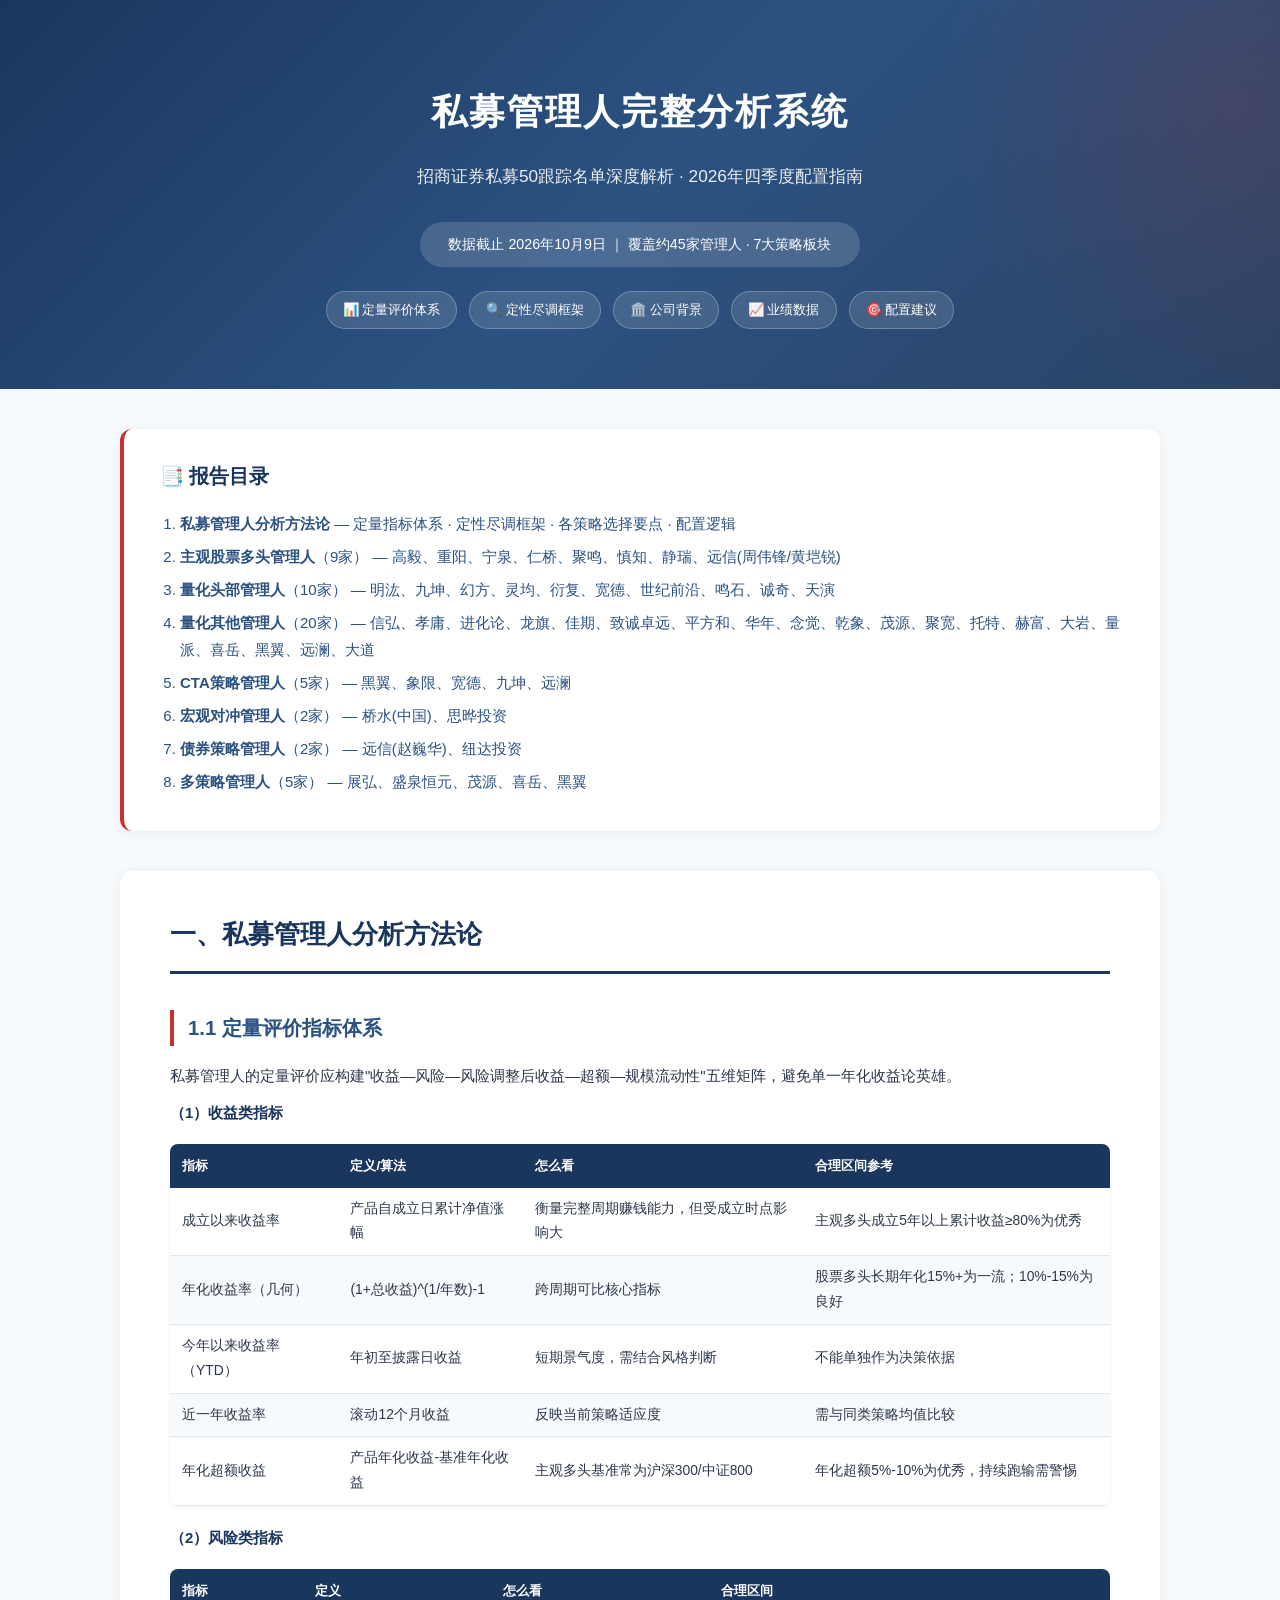
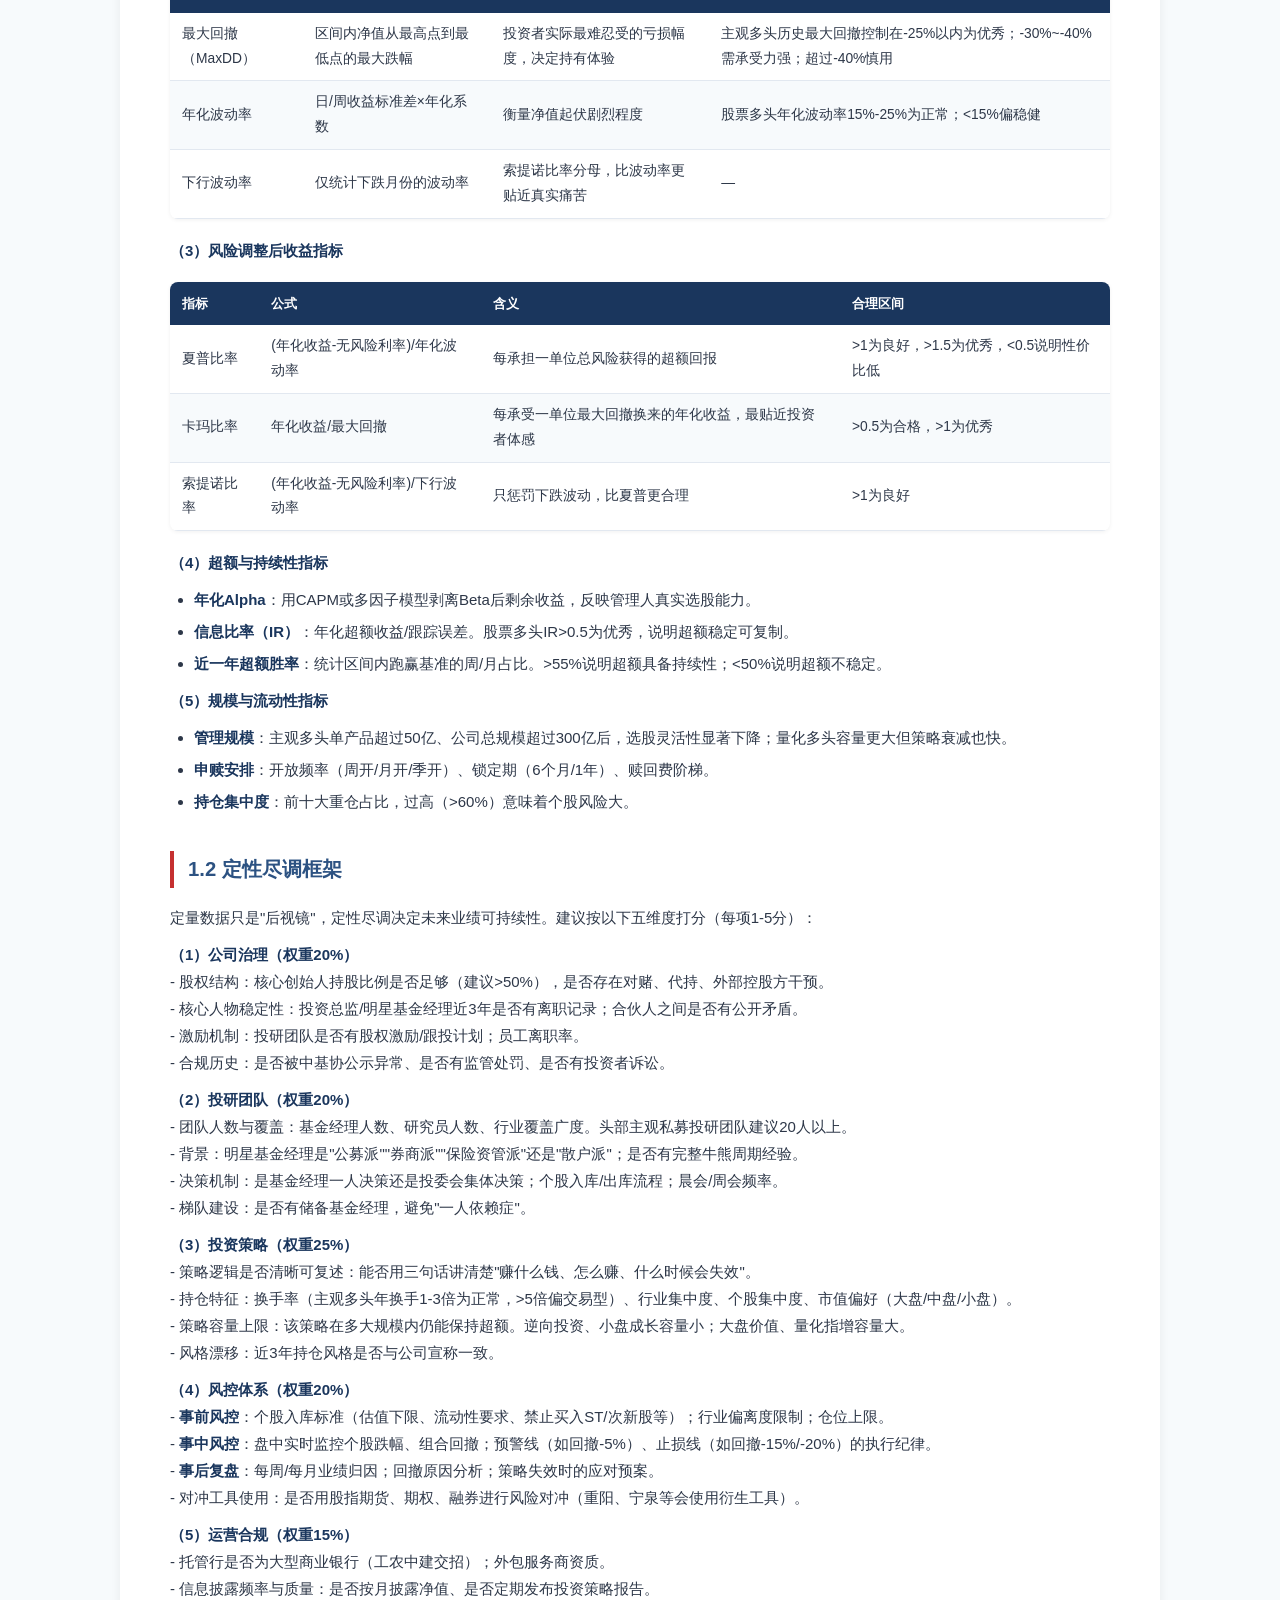
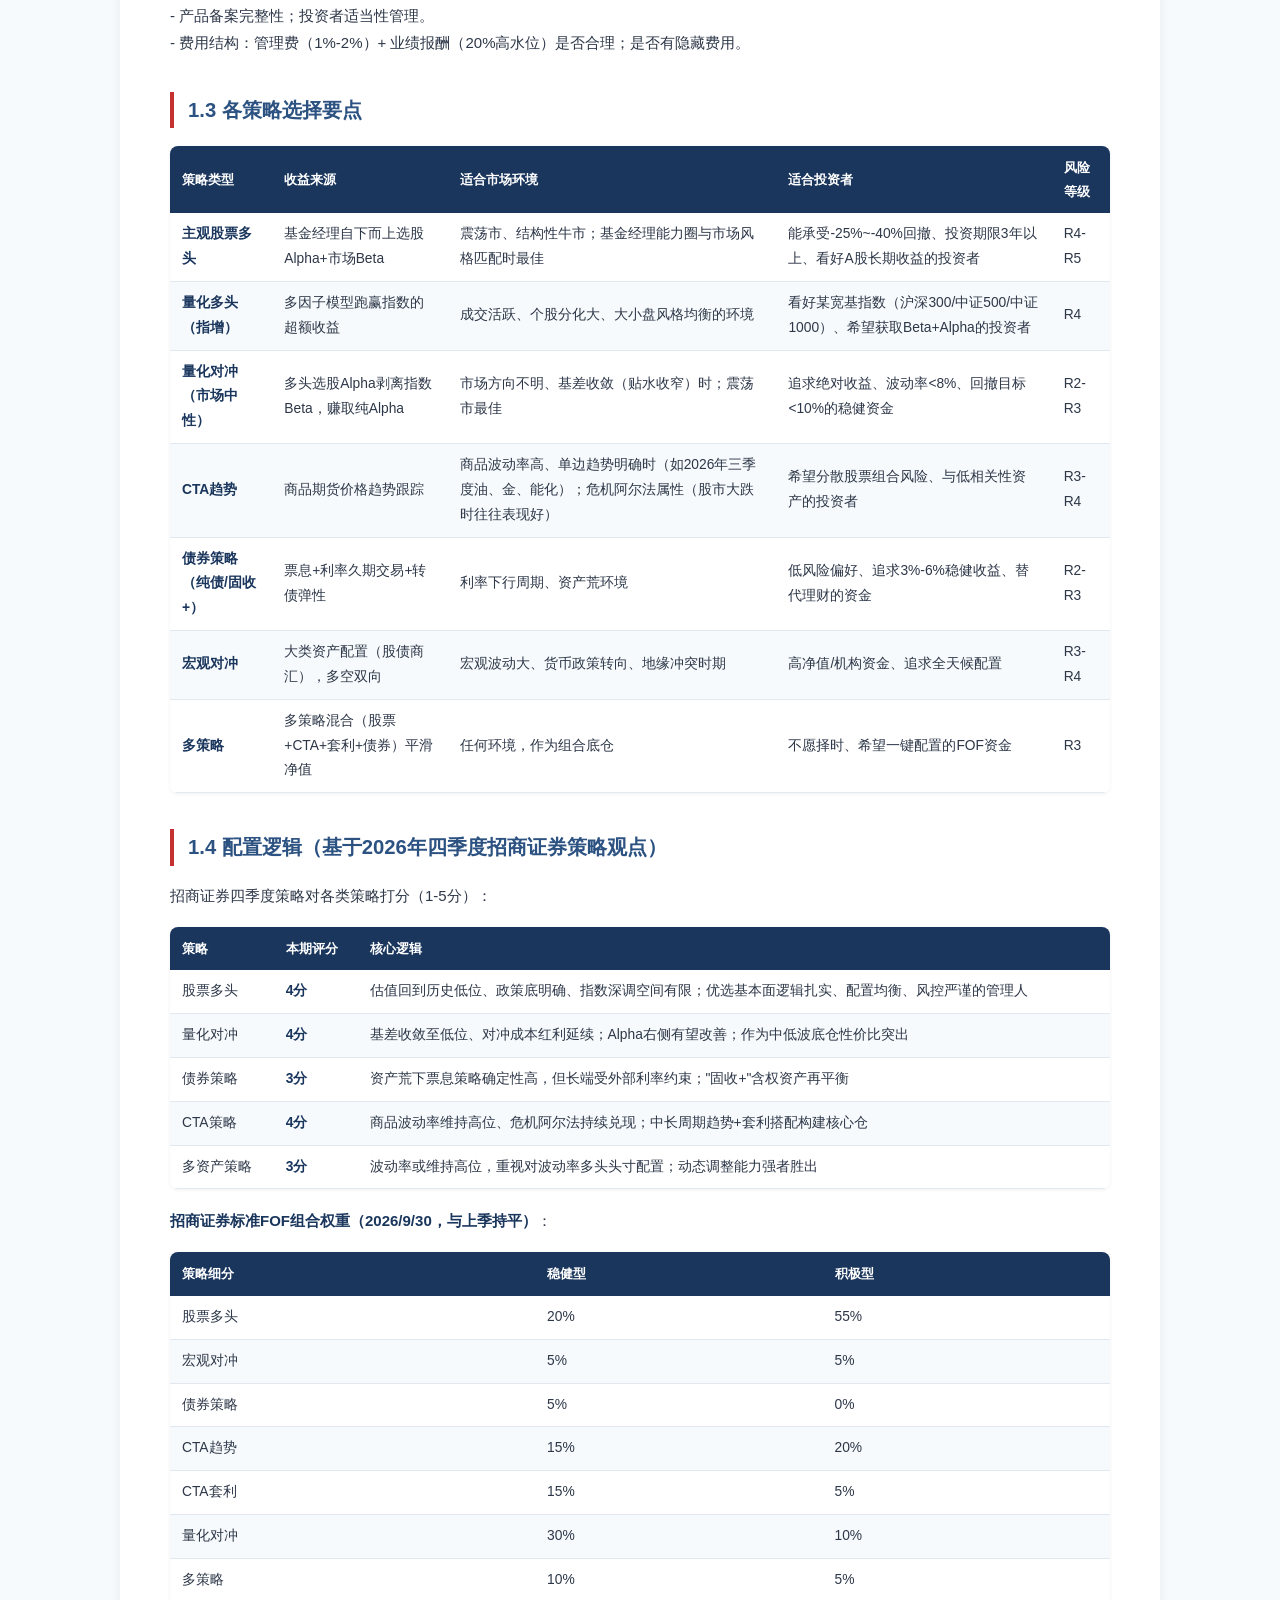
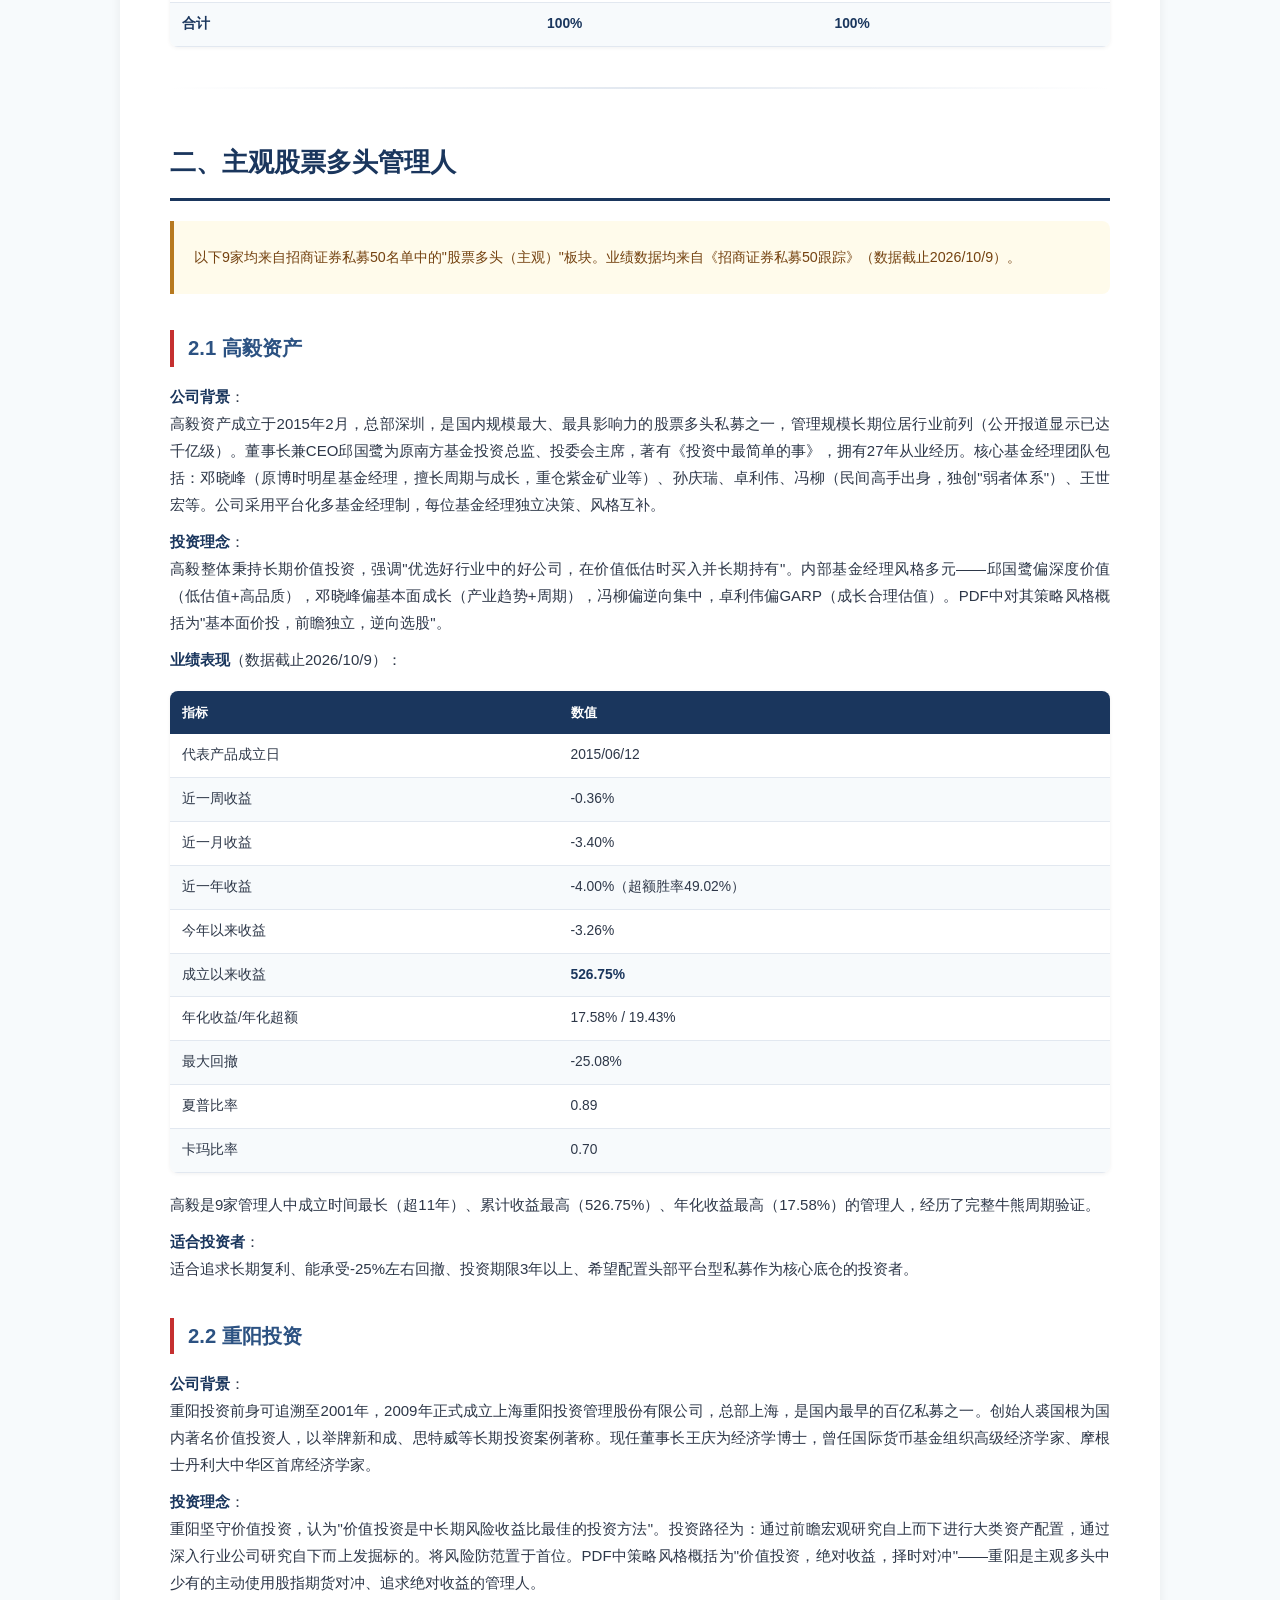
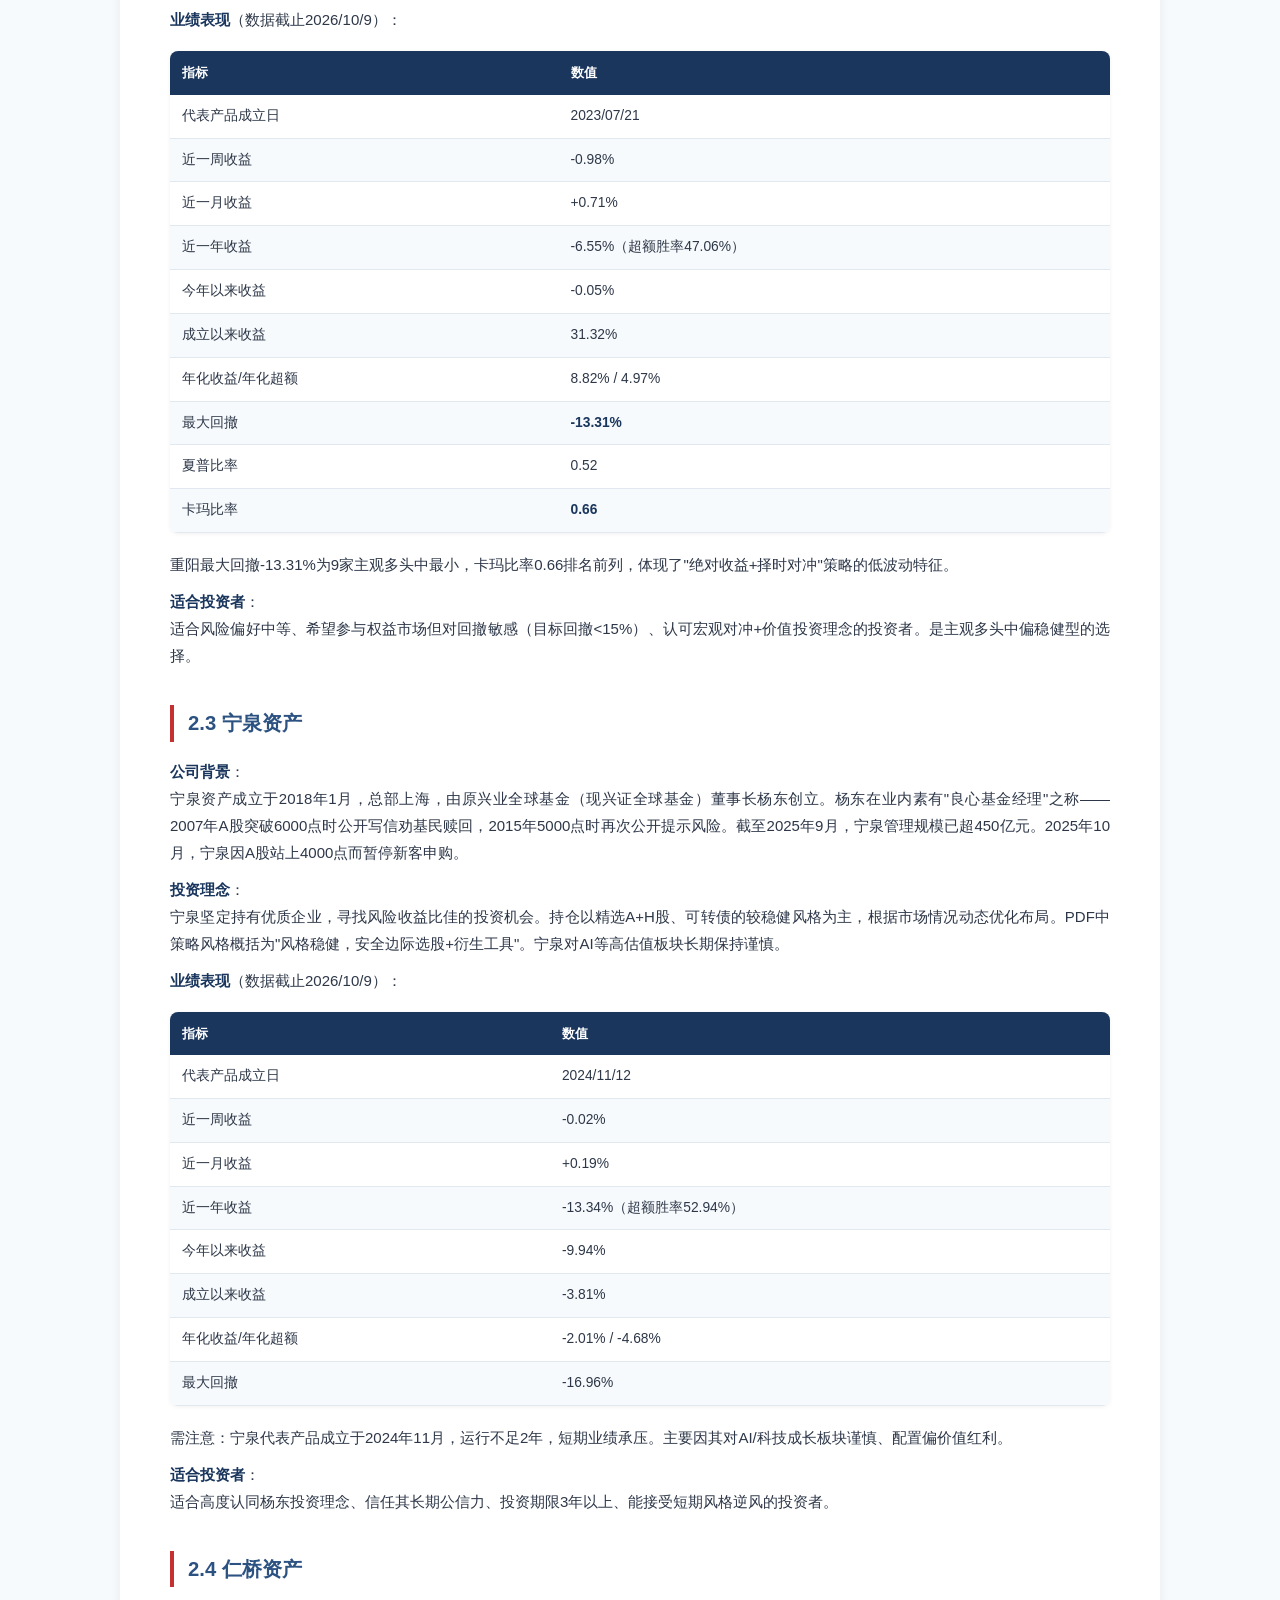
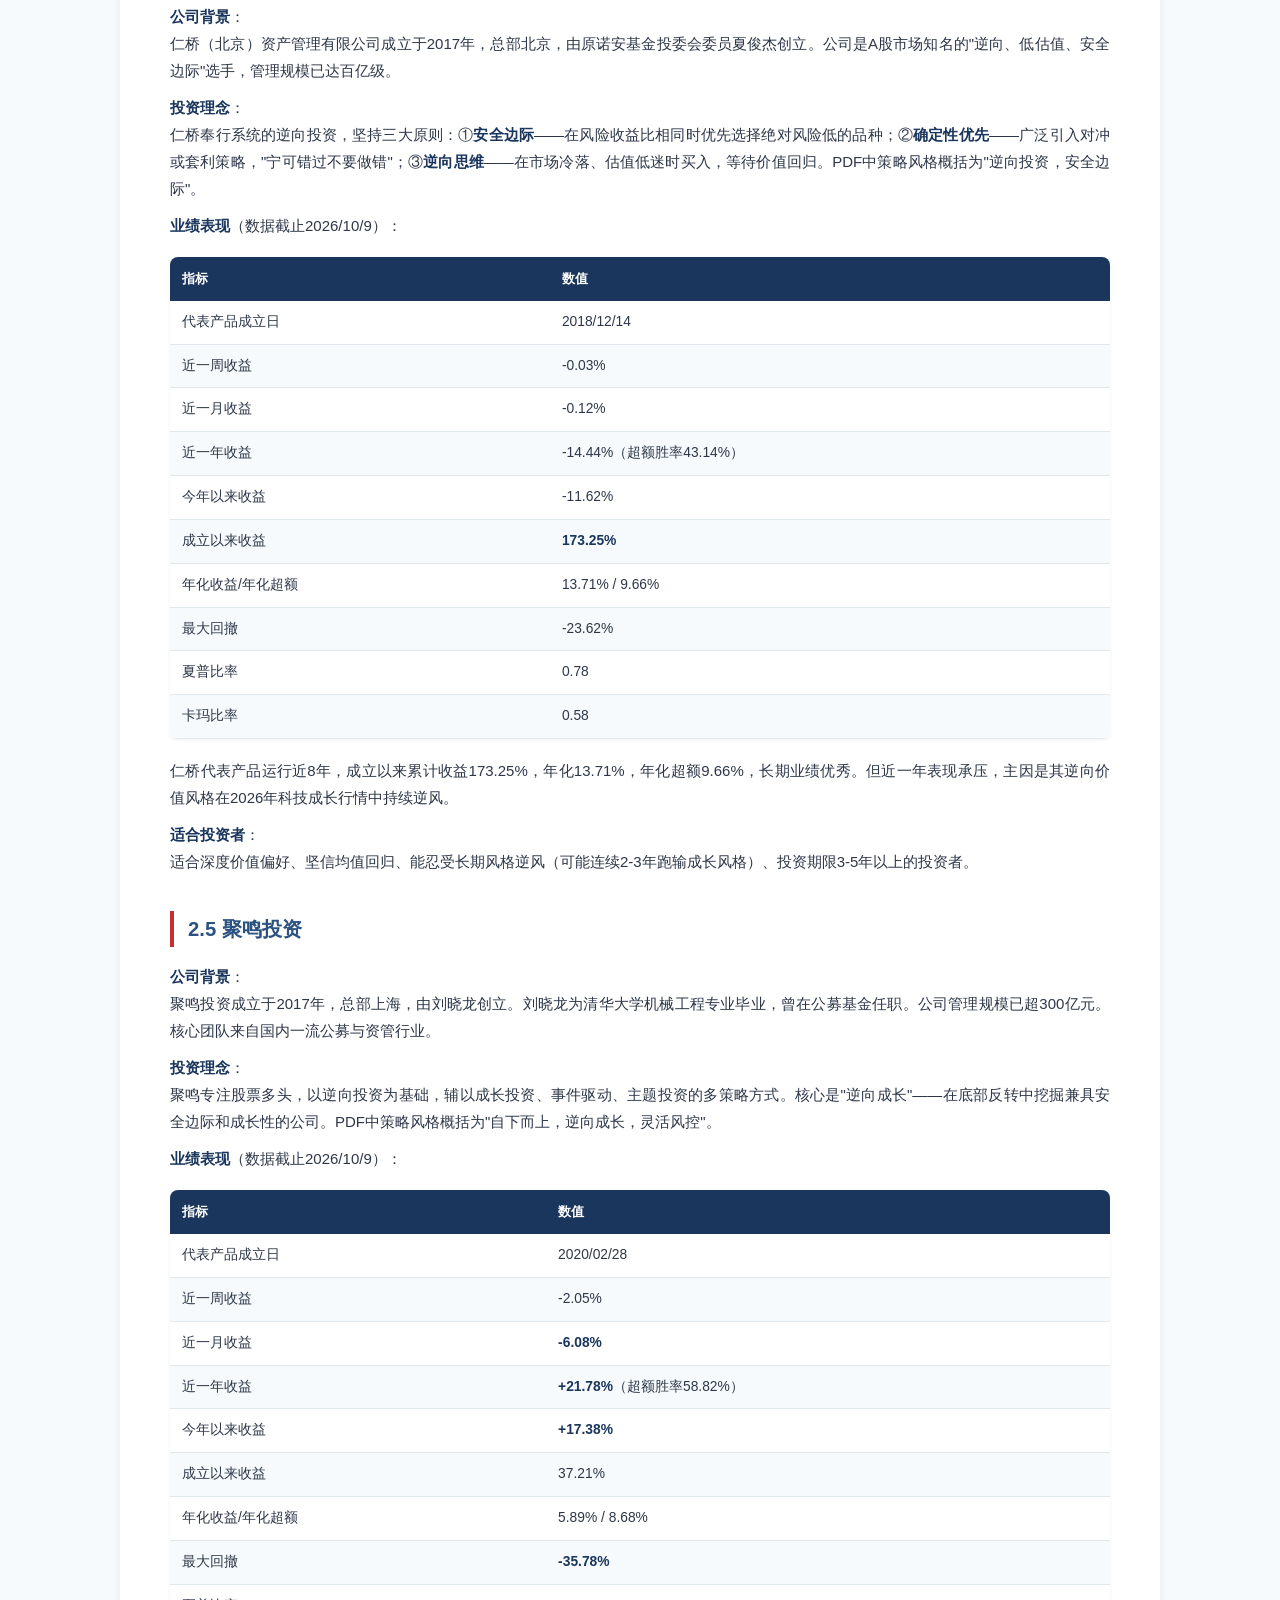
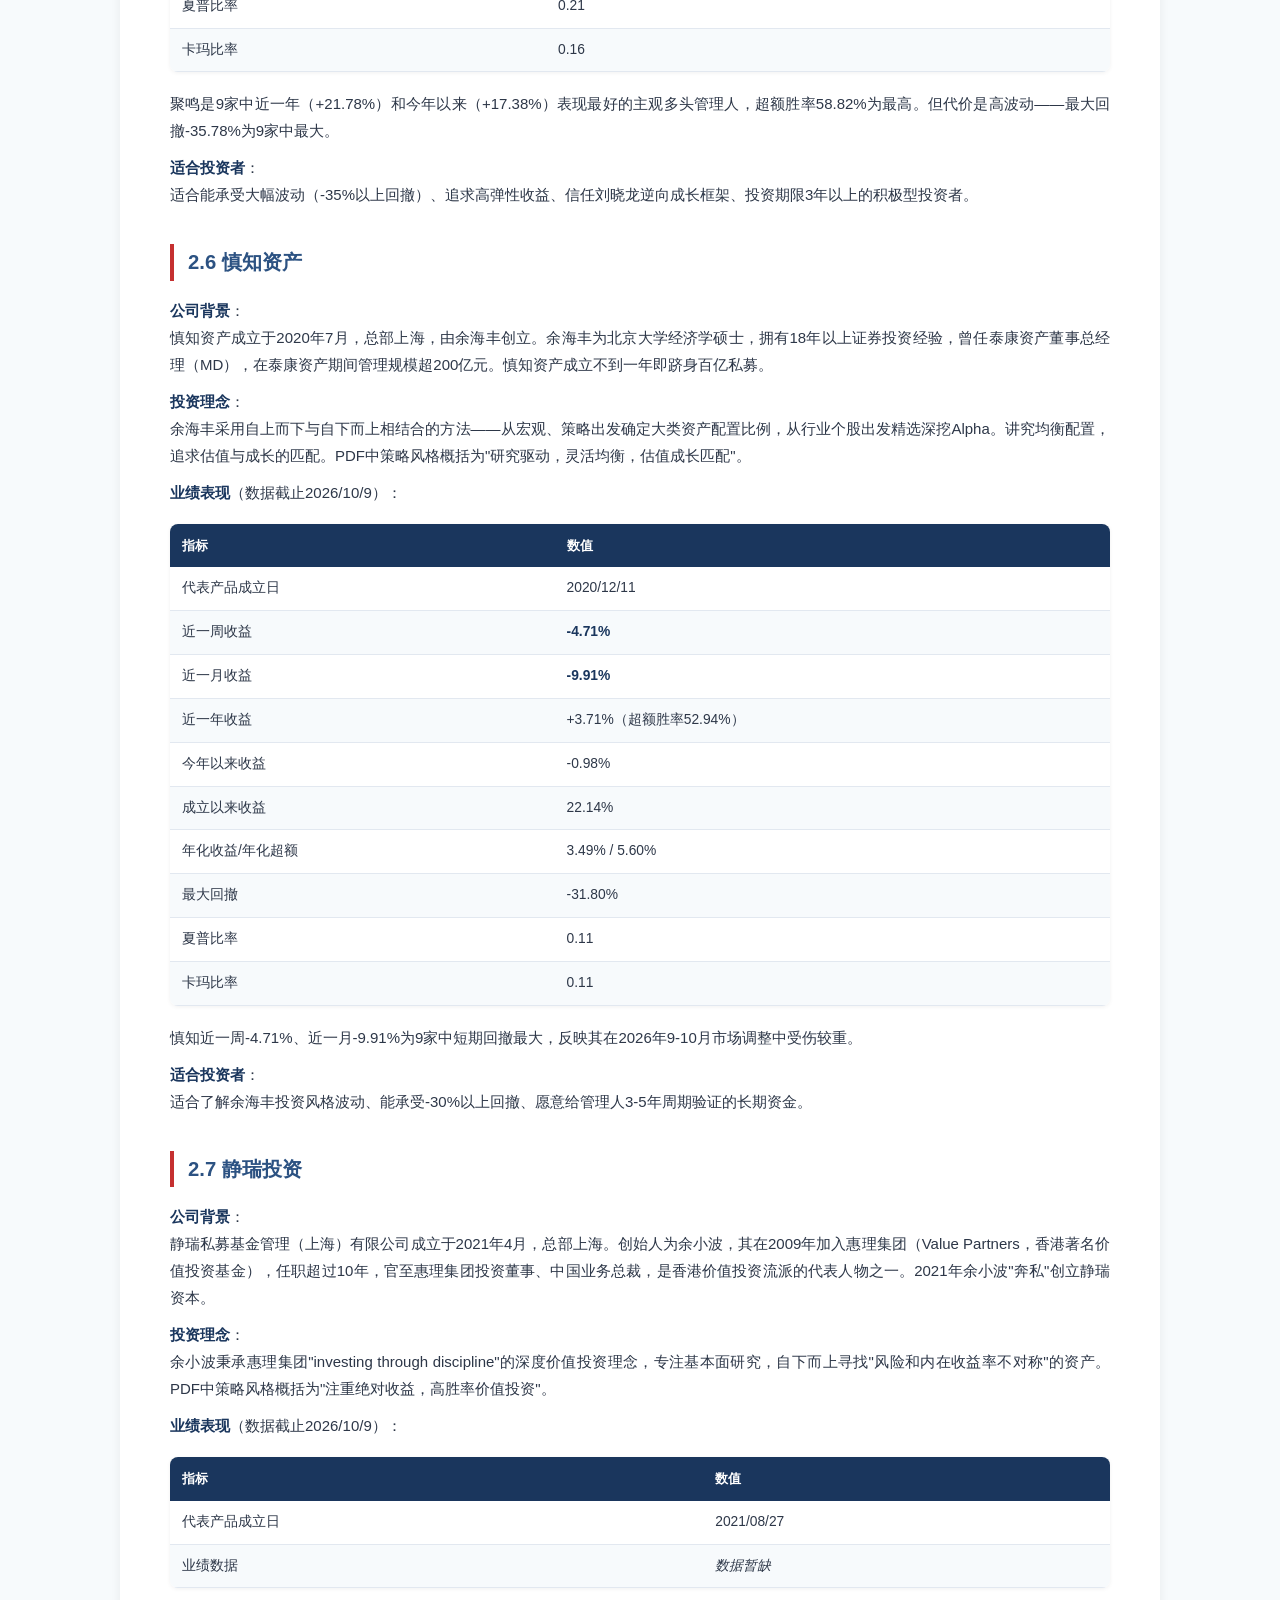
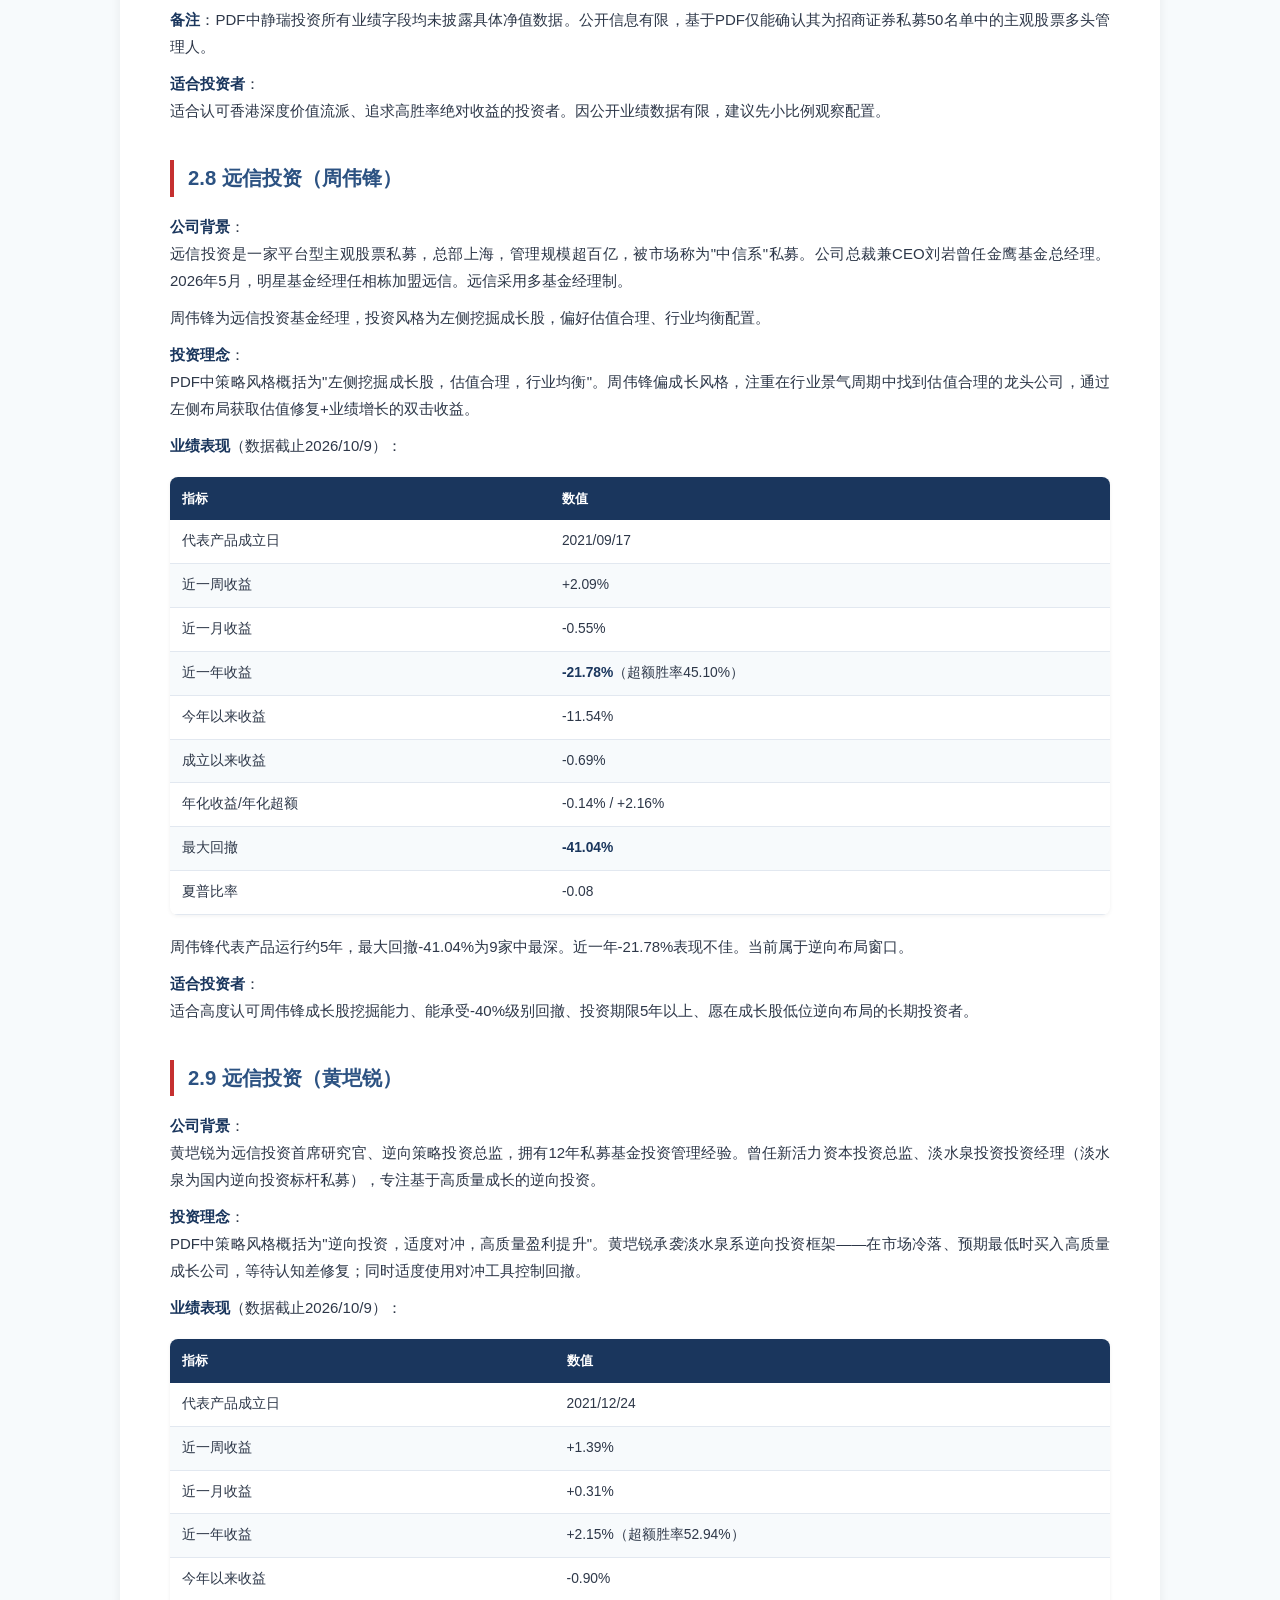
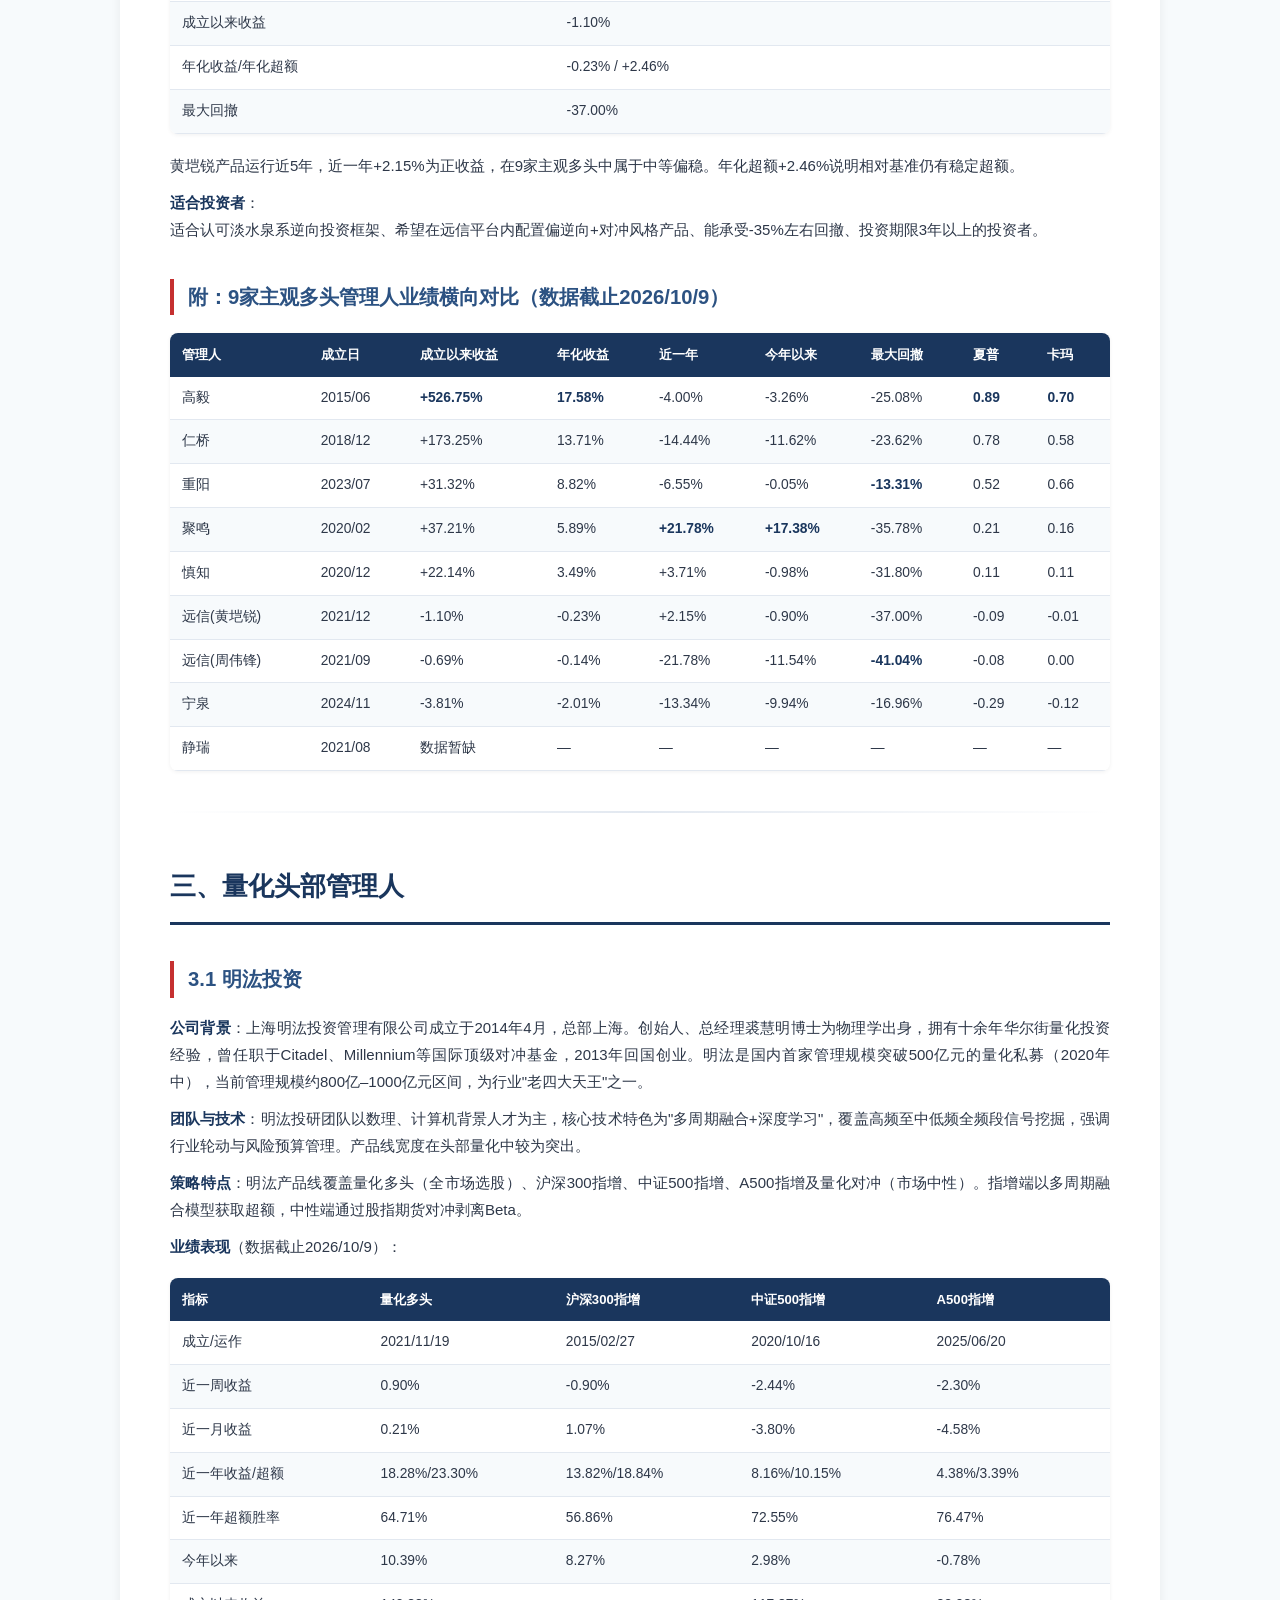
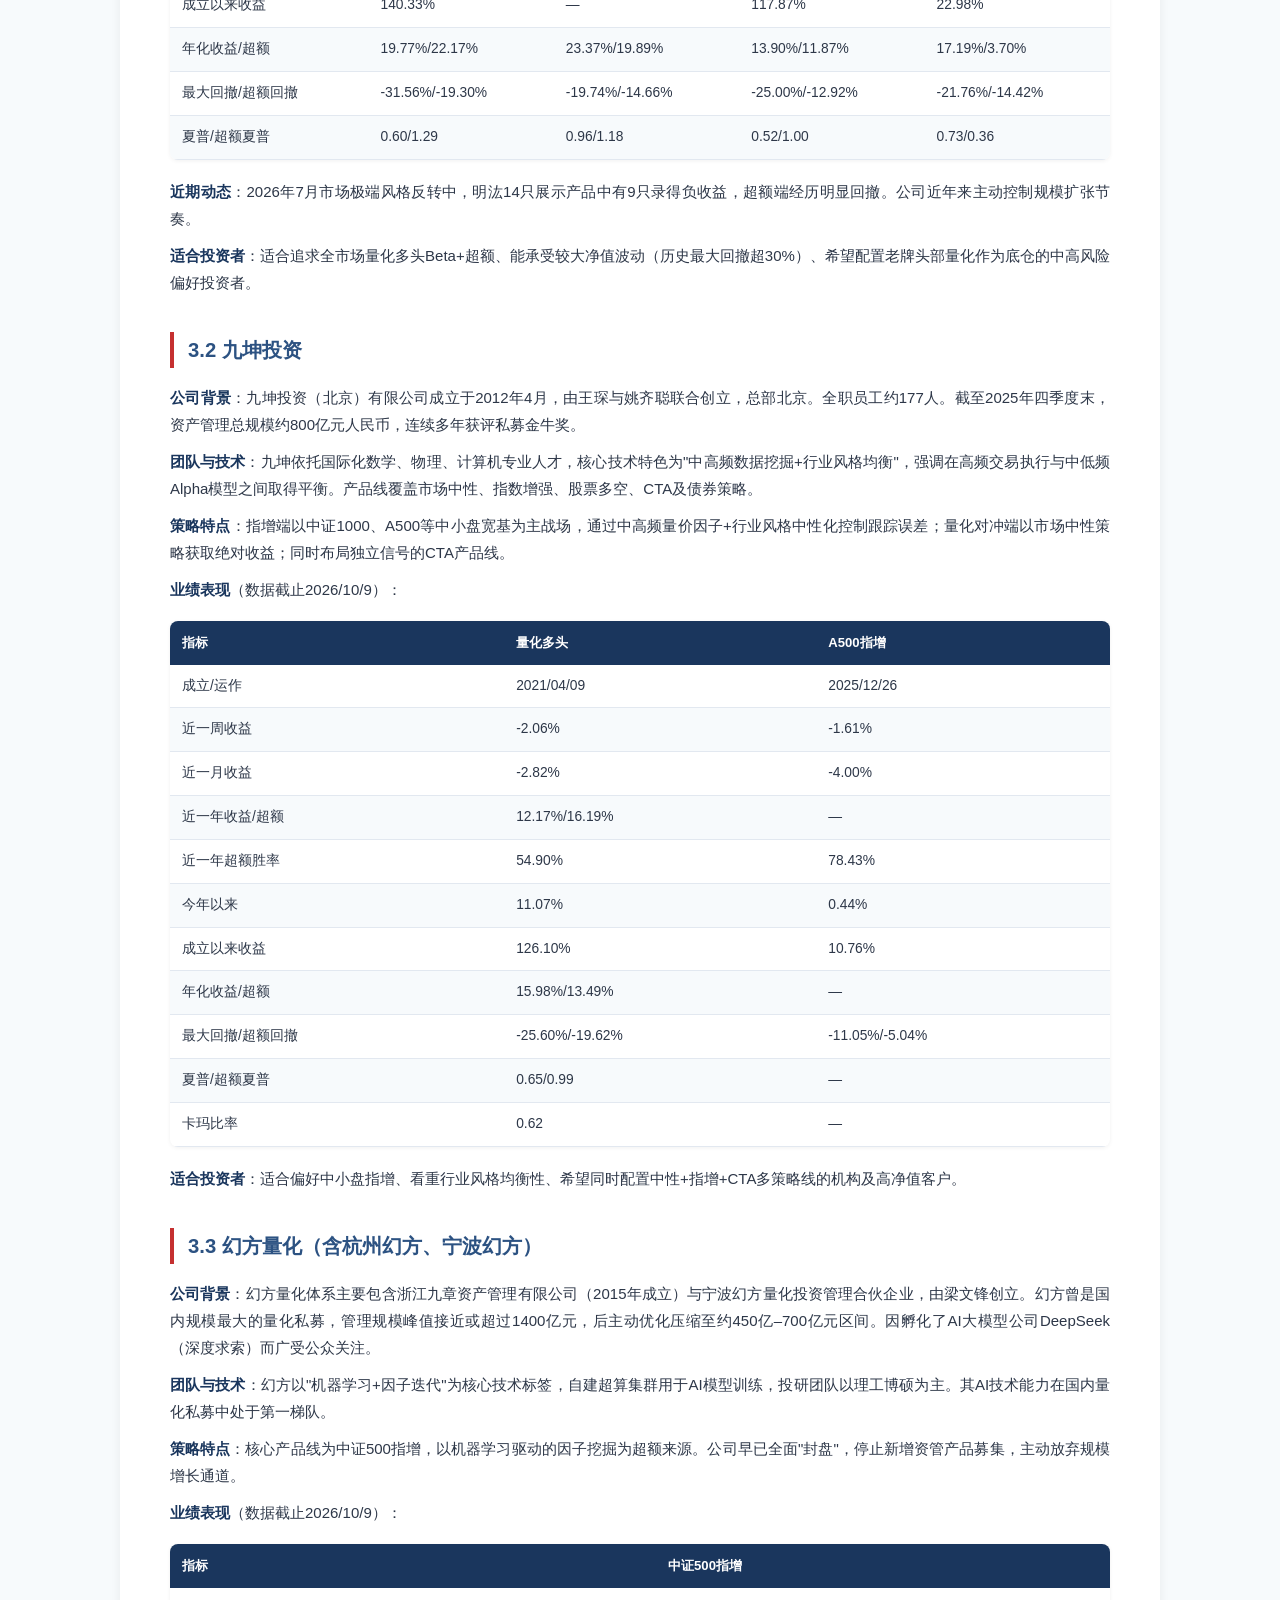
<file: private-fund-managers-2026q4.html>
<!DOCTYPE html>
<html lang="zh-CN">
<head>
<meta charset="UTF-8">
<meta name="viewport" content="width=device-width, initial-scale=1.0">
<title>招商证券私募50管理人完整分析系统 | 2026年四季度</title>
<style>
  :root {
    --primary: #1a365d;
    --primary-light: #2c5282;
    --accent: #c53030;
    --gold: #b7791f;
    --bg: #f7fafc;
    --card-bg: #ffffff;
    --text: #2d3748;
    --text-light: #718096;
    --border: #e2e8f0;
    --green: #2f855a;
    --red: #c53030;
  }
  * { margin: 0; padding: 0; box-sizing: border-box; }
  body {
    font-family: -apple-system, BlinkMacSystemFont, "Segoe UI", "PingFang SC", "Hiragino Sans GB", "Microsoft YaHei", sans-serif;
    background: var(--bg);
    color: var(--text);
    line-height: 1.8;
    font-size: 15px;
  }
  /* 封面 */
  .cover {
    background: linear-gradient(135deg, #1a365d 0%, #2c5282 50%, #2a4365 100%);
    color: white;
    padding: 80px 40px 60px;
    text-align: center;
    position: relative;
    overflow: hidden;
  }
  .cover::before {
    content: '';
    position: absolute;
    top: -50%;
    right: -20%;
    width: 600px;
    height: 600px;
    background: radial-gradient(circle, rgba(197,48,48,0.15) 0%, transparent 70%);
    border-radius: 50%;
  }
  .cover h1 {
    font-size: 2.4em;
    font-weight: 700;
    margin-bottom: 16px;
    letter-spacing: 2px;
    position: relative;
  }
  .cover .subtitle {
    font-size: 1.15em;
    opacity: 0.9;
    margin-bottom: 30px;
    position: relative;
  }
  .cover .meta {
    display: inline-block;
    background: rgba(255,255,255,0.15);
    padding: 10px 28px;
    border-radius: 30px;
    font-size: 0.95em;
    position: relative;
  }
  .cover .badges {
    margin-top: 24px;
    display: flex;
    justify-content: center;
    gap: 12px;
    flex-wrap: wrap;
    position: relative;
  }
  .cover .badge {
    background: rgba(255,255,255,0.12);
    border: 1px solid rgba(255,255,255,0.25);
    padding: 6px 16px;
    border-radius: 20px;
    font-size: 0.88em;
  }
  /* 容器 */
  .container {
    max-width: 1100px;
    margin: 0 auto;
    padding: 40px 30px;
  }
  /* 目录卡片 */
  .toc {
    background: var(--card-bg);
    border-radius: 12px;
    padding: 30px 36px;
    margin-bottom: 40px;
    box-shadow: 0 2px 12px rgba(0,0,0,0.06);
    border-left: 4px solid var(--accent);
  }
  .toc h2 {
    color: var(--primary);
    font-size: 1.3em;
    margin-bottom: 16px;
  }
  .toc ol {
    padding-left: 20px;
  }
  .toc li {
    margin: 6px 0;
    color: var(--primary-light);
  }
  .toc a {
    color: var(--primary-light);
    text-decoration: none;
  }
  .toc a:hover { color: var(--accent); }
  /* 内容区 */
  .content {
    background: var(--card-bg);
    border-radius: 12px;
    padding: 40px 50px;
    box-shadow: 0 2px 12px rgba(0,0,0,0.06);
  }
  /* 标题样式 */
  .content h2 {
    color: var(--primary);
    font-size: 1.75em;
    margin: 50px 0 20px;
    padding-bottom: 12px;
    border-bottom: 3px solid var(--primary);
  }
  .content h2:first-child { margin-top: 0; }
  .content h3 {
    color: var(--primary-light);
    font-size: 1.35em;
    margin: 36px 0 16px;
    padding-left: 14px;
    border-left: 4px solid var(--accent);
  }
  .content h4 {
    color: var(--primary);
    font-size: 1.1em;
    margin: 20px 0 10px;
  }
  /* 段落 */
  .content p {
    margin: 10px 0;
    text-align: justify;
  }
  /* 加粗 */
  .content strong {
    color: var(--primary);
    font-weight: 600;
  }
  /* 表格 */
  .content table {
    width: 100%;
    border-collapse: collapse;
    margin: 18px 0;
    font-size: 0.92em;
    box-shadow: 0 1px 4px rgba(0,0,0,0.06);
    border-radius: 8px;
    overflow: hidden;
  }
  .content th {
    background: var(--primary);
    color: white;
    padding: 10px 12px;
    text-align: left;
    font-weight: 600;
    font-size: 0.95em;
  }
  .content td {
    padding: 9px 12px;
    border-bottom: 1px solid var(--border);
  }
  .content tr:nth-child(even) { background: #f7fafc; }
  .content tr:hover { background: #edf2f7; }
  /* 引用块 */
  .content blockquote {
    background: #fffbeb;
    border-left: 4px solid var(--gold);
    padding: 14px 20px;
    margin: 16px 0;
    border-radius: 0 8px 8px 0;
    color: #744210;
    font-size: 0.95em;
  }
  /* 列表 */
  .content ul, .content ol {
    padding-left: 24px;
    margin: 10px 0;
  }
  .content li { margin: 5px 0; }
  /* 分隔线 */
  .content hr {
    border: none;
    height: 2px;
    background: linear-gradient(to right, transparent, var(--border), transparent);
    margin: 40px 0;
  }
  /* 风险提示 */
  .disclaimer {
    background: #fff5f5;
    border: 1px solid #feb2b2;
    border-radius: 12px;
    padding: 24px 30px;
    margin-top: 40px;
  }
  .disclaimer h3 {
    color: var(--red);
    border-left-color: var(--red);
  }
  .disclaimer p {
    font-size: 0.9em;
    color: #742a2a;
  }
  /* 页脚 */
  .footer {
    text-align: center;
    padding: 30px;
    color: var(--text-light);
    font-size: 0.85em;
  }
  /* 响应式 */
  @media (max-width: 768px) {
    .cover { padding: 50px 20px 40px; }
    .cover h1 { font-size: 1.6em; }
    .container { padding: 20px 12px; }
    .content { padding: 24px 20px; }
    .content h2 { font-size: 1.4em; }
    .content table { font-size: 0.8em; }
    .content th, .content td { padding: 6px 8px; }
  }
</style>
</head>
<body>

<div class="cover">
  <h1>私募管理人完整分析系统</h1>
  <div class="subtitle">招商证券私募50跟踪名单深度解析 · 2026年四季度配置指南</div>
  <div class="meta">数据截止 2026年10月9日 ｜ 覆盖约45家管理人 · 7大策略板块</div>
  <div class="badges">
    <span class="badge">📊 定量评价体系</span>
    <span class="badge">🔍 定性尽调框架</span>
    <span class="badge">🏛️ 公司背景</span>
    <span class="badge">📈 业绩数据</span>
    <span class="badge">🎯 配置建议</span>
  </div>
</div>

<div class="container">

<div class="toc">
  <h2>📑 报告目录</h2>
  <ol>
    <li><strong>私募管理人分析方法论</strong> — 定量指标体系 · 定性尽调框架 · 各策略选择要点 · 配置逻辑</li>
    <li><strong>主观股票多头管理人</strong>（9家） — 高毅、重阳、宁泉、仁桥、聚鸣、慎知、静瑞、远信(周伟锋/黄垲锐)</li>
    <li><strong>量化头部管理人</strong>（10家） — 明汯、九坤、幻方、灵均、衍复、宽德、世纪前沿、鸣石、诚奇、天演</li>
    <li><strong>量化其他管理人</strong>（20家） — 信弘、孝庸、进化论、龙旗、佳期、致诚卓远、平方和、华年、念觉、乾象、茂源、聚宽、托特、赫富、大岩、量派、喜岳、黑翼、远澜、大道</li>
    <li><strong>CTA策略管理人</strong>（5家） — 黑翼、象限、宽德、九坤、远澜</li>
    <li><strong>宏观对冲管理人</strong>（2家） — 桥水(中国)、思晔投资</li>
    <li><strong>债券策略管理人</strong>（2家） — 远信(赵巍华)、纽达投资</li>
    <li><strong>多策略管理人</strong>（5家） — 展弘、盛泉恒元、茂源、喜岳、黑翼</li>
  </ol>
</div>

<div class="content">
<h2 id="_1">一、私募管理人分析方法论</h2>
<h3 id="11">1.1 定量评价指标体系</h3>
<p>私募管理人的定量评价应构建"收益—风险—风险调整后收益—超额—规模流动性"五维矩阵，避免单一年化收益论英雄。</p>
<p><strong>（1）收益类指标</strong></p>
<table>
<thead>
<tr>
<th>指标</th>
<th>定义/算法</th>
<th>怎么看</th>
<th>合理区间参考</th>
</tr>
</thead>
<tbody>
<tr>
<td>成立以来收益率</td>
<td>产品自成立日累计净值涨幅</td>
<td>衡量完整周期赚钱能力，但受成立时点影响大</td>
<td>主观多头成立5年以上累计收益≥80%为优秀</td>
</tr>
<tr>
<td>年化收益率（几何）</td>
<td>(1+总收益)^(1/年数)-1</td>
<td>跨周期可比核心指标</td>
<td>股票多头长期年化15%+为一流；10%-15%为良好</td>
</tr>
<tr>
<td>今年以来收益率（YTD）</td>
<td>年初至披露日收益</td>
<td>短期景气度，需结合风格判断</td>
<td>不能单独作为决策依据</td>
</tr>
<tr>
<td>近一年收益率</td>
<td>滚动12个月收益</td>
<td>反映当前策略适应度</td>
<td>需与同类策略均值比较</td>
</tr>
<tr>
<td>年化超额收益</td>
<td>产品年化收益-基准年化收益</td>
<td>主观多头基准常为沪深300/中证800</td>
<td>年化超额5%-10%为优秀，持续跑输需警惕</td>
</tr>
</tbody>
</table>
<p><strong>（2）风险类指标</strong></p>
<table>
<thead>
<tr>
<th>指标</th>
<th>定义</th>
<th>怎么看</th>
<th>合理区间</th>
</tr>
</thead>
<tbody>
<tr>
<td>最大回撤（MaxDD）</td>
<td>区间内净值从最高点到最低点的最大跌幅</td>
<td>投资者实际最难忍受的亏损幅度，决定持有体验</td>
<td>主观多头历史最大回撤控制在-25%以内为优秀；-30%~-40%需承受力强；超过-40%慎用</td>
</tr>
<tr>
<td>年化波动率</td>
<td>日/周收益标准差×年化系数</td>
<td>衡量净值起伏剧烈程度</td>
<td>股票多头年化波动率15%-25%为正常；&lt;15%偏稳健</td>
</tr>
<tr>
<td>下行波动率</td>
<td>仅统计下跌月份的波动率</td>
<td>索提诺比率分母，比波动率更贴近真实痛苦</td>
<td>—</td>
</tr>
</tbody>
</table>
<p><strong>（3）风险调整后收益指标</strong></p>
<table>
<thead>
<tr>
<th>指标</th>
<th>公式</th>
<th>含义</th>
<th>合理区间</th>
</tr>
</thead>
<tbody>
<tr>
<td>夏普比率</td>
<td>(年化收益-无风险利率)/年化波动率</td>
<td>每承担一单位总风险获得的超额回报</td>
<td>&gt;1为良好，&gt;1.5为优秀，&lt;0.5说明性价比低</td>
</tr>
<tr>
<td>卡玛比率</td>
<td>年化收益/最大回撤</td>
<td>每承受一单位最大回撤换来的年化收益，最贴近投资者体感</td>
<td>&gt;0.5为合格，&gt;1为优秀</td>
</tr>
<tr>
<td>索提诺比率</td>
<td>(年化收益-无风险利率)/下行波动率</td>
<td>只惩罚下跌波动，比夏普更合理</td>
<td>&gt;1为良好</td>
</tr>
</tbody>
</table>
<p><strong>（4）超额与持续性指标</strong></p>
<ul>
<li><strong>年化Alpha</strong>：用CAPM或多因子模型剥离Beta后剩余收益，反映管理人真实选股能力。</li>
<li><strong>信息比率（IR）</strong>：年化超额收益/跟踪误差。股票多头IR&gt;0.5为优秀，说明超额稳定可复制。</li>
<li><strong>近一年超额胜率</strong>：统计区间内跑赢基准的周/月占比。&gt;55%说明超额具备持续性；&lt;50%说明超额不稳定。</li>
</ul>
<p><strong>（5）规模与流动性指标</strong></p>
<ul>
<li><strong>管理规模</strong>：主观多头单产品超过50亿、公司总规模超过300亿后，选股灵活性显著下降；量化多头容量更大但策略衰减也快。</li>
<li><strong>申赎安排</strong>：开放频率（周开/月开/季开）、锁定期（6个月/1年）、赎回费阶梯。</li>
<li><strong>持仓集中度</strong>：前十大重仓占比，过高（&gt;60%）意味着个股风险大。</li>
</ul>
<h3 id="12">1.2 定性尽调框架</h3>
<p>定量数据只是"后视镜"，定性尽调决定未来业绩可持续性。建议按以下五维度打分（每项1-5分）：</p>
<p><strong>（1）公司治理（权重20%）</strong><br />
- 股权结构：核心创始人持股比例是否足够（建议&gt;50%），是否存在对赌、代持、外部控股方干预。<br />
- 核心人物稳定性：投资总监/明星基金经理近3年是否有离职记录；合伙人之间是否有公开矛盾。<br />
- 激励机制：投研团队是否有股权激励/跟投计划；员工离职率。<br />
- 合规历史：是否被中基协公示异常、是否有监管处罚、是否有投资者诉讼。</p>
<p><strong>（2）投研团队（权重20%）</strong><br />
- 团队人数与覆盖：基金经理人数、研究员人数、行业覆盖广度。头部主观私募投研团队建议20人以上。<br />
- 背景：明星基金经理是"公募派""券商派""保险资管派"还是"散户派"；是否有完整牛熊周期经验。<br />
- 决策机制：是基金经理一人决策还是投委会集体决策；个股入库/出库流程；晨会/周会频率。<br />
- 梯队建设：是否有储备基金经理，避免"一人依赖症"。</p>
<p><strong>（3）投资策略（权重25%）</strong><br />
- 策略逻辑是否清晰可复述：能否用三句话讲清楚"赚什么钱、怎么赚、什么时候会失效"。<br />
- 持仓特征：换手率（主观多头年换手1-3倍为正常，&gt;5倍偏交易型）、行业集中度、个股集中度、市值偏好（大盘/中盘/小盘）。<br />
- 策略容量上限：该策略在多大规模内仍能保持超额。逆向投资、小盘成长容量小；大盘价值、量化指增容量大。<br />
- 风格漂移：近3年持仓风格是否与公司宣称一致。</p>
<p><strong>（4）风控体系（权重20%）</strong><br />
- <strong>事前风控</strong>：个股入库标准（估值下限、流动性要求、禁止买入ST/次新股等）；行业偏离度限制；仓位上限。<br />
- <strong>事中风控</strong>：盘中实时监控个股跌幅、组合回撤；预警线（如回撤-5%）、止损线（如回撤-15%/-20%）的执行纪律。<br />
- <strong>事后复盘</strong>：每周/每月业绩归因；回撤原因分析；策略失效时的应对预案。<br />
- 对冲工具使用：是否用股指期货、期权、融券进行风险对冲（重阳、宁泉等会使用衍生工具）。</p>
<p><strong>（5）运营合规（权重15%）</strong><br />
- 托管行是否为大型商业银行（工农中建交招）；外包服务商资质。<br />
- 信息披露频率与质量：是否按月披露净值、是否定期发布投资策略报告。<br />
- 产品备案完整性；投资者适当性管理。<br />
- 费用结构：管理费（1%-2%）+ 业绩报酬（20%高水位）是否合理；是否有隐藏费用。</p>
<h3 id="13">1.3 各策略选择要点</h3>
<table>
<thead>
<tr>
<th>策略类型</th>
<th>收益来源</th>
<th>适合市场环境</th>
<th>适合投资者</th>
<th>风险等级</th>
</tr>
</thead>
<tbody>
<tr>
<td><strong>主观股票多头</strong></td>
<td>基金经理自下而上选股Alpha+市场Beta</td>
<td>震荡市、结构性牛市；基金经理能力圈与市场风格匹配时最佳</td>
<td>能承受-25%~-40%回撤、投资期限3年以上、看好A股长期收益的投资者</td>
<td>R4-R5</td>
</tr>
<tr>
<td><strong>量化多头（指增）</strong></td>
<td>多因子模型跑赢指数的超额收益</td>
<td>成交活跃、个股分化大、大小盘风格均衡的环境</td>
<td>看好某宽基指数（沪深300/中证500/中证1000）、希望获取Beta+Alpha的投资者</td>
<td>R4</td>
</tr>
<tr>
<td><strong>量化对冲（市场中性）</strong></td>
<td>多头选股Alpha剥离指数Beta，赚取纯Alpha</td>
<td>市场方向不明、基差收敛（贴水收窄）时；震荡市最佳</td>
<td>追求绝对收益、波动率&lt;8%、回撤目标&lt;10%的稳健资金</td>
<td>R2-R3</td>
</tr>
<tr>
<td><strong>CTA趋势</strong></td>
<td>商品期货价格趋势跟踪</td>
<td>商品波动率高、单边趋势明确时（如2026年三季度油、金、能化）；危机阿尔法属性（股市大跌时往往表现好）</td>
<td>希望分散股票组合风险、与低相关性资产的投资者</td>
<td>R3-R4</td>
</tr>
<tr>
<td><strong>债券策略（纯债/固收+）</strong></td>
<td>票息+利率久期交易+转债弹性</td>
<td>利率下行周期、资产荒环境</td>
<td>低风险偏好、追求3%-6%稳健收益、替代理财的资金</td>
<td>R2-R3</td>
</tr>
<tr>
<td><strong>宏观对冲</strong></td>
<td>大类资产配置（股债商汇），多空双向</td>
<td>宏观波动大、货币政策转向、地缘冲突时期</td>
<td>高净值/机构资金、追求全天候配置</td>
<td>R3-R4</td>
</tr>
<tr>
<td><strong>多策略</strong></td>
<td>多策略混合（股票+CTA+套利+债券）平滑净值</td>
<td>任何环境，作为组合底仓</td>
<td>不愿择时、希望一键配置的FOF资金</td>
<td>R3</td>
</tr>
</tbody>
</table>
<h3 id="14-2026">1.4 配置逻辑（基于2026年四季度招商证券策略观点）</h3>
<p>招商证券四季度策略对各类策略打分（1-5分）：</p>
<table>
<thead>
<tr>
<th>策略</th>
<th>本期评分</th>
<th>核心逻辑</th>
</tr>
</thead>
<tbody>
<tr>
<td>股票多头</td>
<td><strong>4分</strong></td>
<td>估值回到历史低位、政策底明确、指数深调空间有限；优选基本面逻辑扎实、配置均衡、风控严谨的管理人</td>
</tr>
<tr>
<td>量化对冲</td>
<td><strong>4分</strong></td>
<td>基差收敛至低位、对冲成本红利延续；Alpha右侧有望改善；作为中低波底仓性价比突出</td>
</tr>
<tr>
<td>债券策略</td>
<td><strong>3分</strong></td>
<td>资产荒下票息策略确定性高，但长端受外部利率约束；"固收+"含权资产再平衡</td>
</tr>
<tr>
<td>CTA策略</td>
<td><strong>4分</strong></td>
<td>商品波动率维持高位、危机阿尔法持续兑现；中长周期趋势+套利搭配构建核心仓</td>
</tr>
<tr>
<td>多资产策略</td>
<td><strong>3分</strong></td>
<td>波动率或维持高位，重视对波动率多头头寸配置；动态调整能力强者胜出</td>
</tr>
</tbody>
</table>
<p><strong>招商证券标准FOF组合权重（2026/9/30，与上季持平）</strong>：</p>
<table>
<thead>
<tr>
<th>策略细分</th>
<th>稳健型</th>
<th>积极型</th>
</tr>
</thead>
<tbody>
<tr>
<td>股票多头</td>
<td>20%</td>
<td>55%</td>
</tr>
<tr>
<td>宏观对冲</td>
<td>5%</td>
<td>5%</td>
</tr>
<tr>
<td>债券策略</td>
<td>5%</td>
<td>0%</td>
</tr>
<tr>
<td>CTA趋势</td>
<td>15%</td>
<td>20%</td>
</tr>
<tr>
<td>CTA套利</td>
<td>15%</td>
<td>5%</td>
</tr>
<tr>
<td>量化对冲</td>
<td>30%</td>
<td>10%</td>
</tr>
<tr>
<td>多策略</td>
<td>10%</td>
<td>5%</td>
</tr>
<tr>
<td><strong>合计</strong></td>
<td><strong>100%</strong></td>
<td><strong>100%</strong></td>
</tr>
</tbody>
</table>
<hr />
<h2 id="_2">二、主观股票多头管理人</h2>
<blockquote>
<p>以下9家均来自招商证券私募50名单中的"股票多头（主观）"板块。业绩数据均来自《招商证券私募50跟踪》（数据截止2026/10/9）。</p>
</blockquote>
<h3 id="21">2.1 高毅资产</h3>
<p><strong>公司背景</strong>：<br />
高毅资产成立于2015年2月，总部深圳，是国内规模最大、最具影响力的股票多头私募之一，管理规模长期位居行业前列（公开报道显示已达千亿级）。董事长兼CEO邱国鹭为原南方基金投资总监、投委会主席，著有《投资中最简单的事》，拥有27年从业经历。核心基金经理团队包括：邓晓峰（原博时明星基金经理，擅长周期与成长，重仓紫金矿业等）、孙庆瑞、卓利伟、冯柳（民间高手出身，独创"弱者体系"）、王世宏等。公司采用平台化多基金经理制，每位基金经理独立决策、风格互补。</p>
<p><strong>投资理念</strong>：<br />
高毅整体秉持长期价值投资，强调"优选好行业中的好公司，在价值低估时买入并长期持有"。内部基金经理风格多元——邱国鹭偏深度价值（低估值+高品质），邓晓峰偏基本面成长（产业趋势+周期），冯柳偏逆向集中，卓利伟偏GARP（成长合理估值）。PDF中对其策略风格概括为"基本面价投，前瞻独立，逆向选股"。</p>
<p><strong>业绩表现</strong>（数据截止2026/10/9）：</p>
<table>
<thead>
<tr>
<th>指标</th>
<th>数值</th>
</tr>
</thead>
<tbody>
<tr>
<td>代表产品成立日</td>
<td>2015/06/12</td>
</tr>
<tr>
<td>近一周收益</td>
<td>-0.36%</td>
</tr>
<tr>
<td>近一月收益</td>
<td>-3.40%</td>
</tr>
<tr>
<td>近一年收益</td>
<td>-4.00%（超额胜率49.02%）</td>
</tr>
<tr>
<td>今年以来收益</td>
<td>-3.26%</td>
</tr>
<tr>
<td>成立以来收益</td>
<td><strong>526.75%</strong></td>
</tr>
<tr>
<td>年化收益/年化超额</td>
<td>17.58% / 19.43%</td>
</tr>
<tr>
<td>最大回撤</td>
<td>-25.08%</td>
</tr>
<tr>
<td>夏普比率</td>
<td>0.89</td>
</tr>
<tr>
<td>卡玛比率</td>
<td>0.70</td>
</tr>
</tbody>
</table>
<p>高毅是9家管理人中成立时间最长（超11年）、累计收益最高（526.75%）、年化收益最高（17.58%）的管理人，经历了完整牛熊周期验证。</p>
<p><strong>适合投资者</strong>：<br />
适合追求长期复利、能承受-25%左右回撤、投资期限3年以上、希望配置头部平台型私募作为核心底仓的投资者。</p>
<h3 id="22">2.2 重阳投资</h3>
<p><strong>公司背景</strong>：<br />
重阳投资前身可追溯至2001年，2009年正式成立上海重阳投资管理股份有限公司，总部上海，是国内最早的百亿私募之一。创始人裘国根为国内著名价值投资人，以举牌新和成、思特威等长期投资案例著称。现任董事长王庆为经济学博士，曾任国际货币基金组织高级经济学家、摩根士丹利大中华区首席经济学家。</p>
<p><strong>投资理念</strong>：<br />
重阳坚守价值投资，认为"价值投资是中长期风险收益比最佳的投资方法"。投资路径为：通过前瞻宏观研究自上而下进行大类资产配置，通过深入行业公司研究自下而上发掘标的。将风险防范置于首位。PDF中策略风格概括为"价值投资，绝对收益，择时对冲"——重阳是主观多头中少有的主动使用股指期货对冲、追求绝对收益的管理人。</p>
<p><strong>业绩表现</strong>（数据截止2026/10/9）：</p>
<table>
<thead>
<tr>
<th>指标</th>
<th>数值</th>
</tr>
</thead>
<tbody>
<tr>
<td>代表产品成立日</td>
<td>2023/07/21</td>
</tr>
<tr>
<td>近一周收益</td>
<td>-0.98%</td>
</tr>
<tr>
<td>近一月收益</td>
<td>+0.71%</td>
</tr>
<tr>
<td>近一年收益</td>
<td>-6.55%（超额胜率47.06%）</td>
</tr>
<tr>
<td>今年以来收益</td>
<td>-0.05%</td>
</tr>
<tr>
<td>成立以来收益</td>
<td>31.32%</td>
</tr>
<tr>
<td>年化收益/年化超额</td>
<td>8.82% / 4.97%</td>
</tr>
<tr>
<td>最大回撤</td>
<td><strong>-13.31%</strong></td>
</tr>
<tr>
<td>夏普比率</td>
<td>0.52</td>
</tr>
<tr>
<td>卡玛比率</td>
<td><strong>0.66</strong></td>
</tr>
</tbody>
</table>
<p>重阳最大回撤-13.31%为9家主观多头中最小，卡玛比率0.66排名前列，体现了"绝对收益+择时对冲"策略的低波动特征。</p>
<p><strong>适合投资者</strong>：<br />
适合风险偏好中等、希望参与权益市场但对回撤敏感（目标回撤&lt;15%）、认可宏观对冲+价值投资理念的投资者。是主观多头中偏稳健型的选择。</p>
<h3 id="23">2.3 宁泉资产</h3>
<p><strong>公司背景</strong>：<br />
宁泉资产成立于2018年1月，总部上海，由原兴业全球基金（现兴证全球基金）董事长杨东创立。杨东在业内素有"良心基金经理"之称——2007年A股突破6000点时公开写信劝基民赎回，2015年5000点时再次公开提示风险。截至2025年9月，宁泉管理规模已超450亿元。2025年10月，宁泉因A股站上4000点而暂停新客申购。</p>
<p><strong>投资理念</strong>：<br />
宁泉坚定持有优质企业，寻找风险收益比佳的投资机会。持仓以精选A+H股、可转债的较稳健风格为主，根据市场情况动态优化布局。PDF中策略风格概括为"风格稳健，安全边际选股+衍生工具"。宁泉对AI等高估值板块长期保持谨慎。</p>
<p><strong>业绩表现</strong>（数据截止2026/10/9）：</p>
<table>
<thead>
<tr>
<th>指标</th>
<th>数值</th>
</tr>
</thead>
<tbody>
<tr>
<td>代表产品成立日</td>
<td>2024/11/12</td>
</tr>
<tr>
<td>近一周收益</td>
<td>-0.02%</td>
</tr>
<tr>
<td>近一月收益</td>
<td>+0.19%</td>
</tr>
<tr>
<td>近一年收益</td>
<td>-13.34%（超额胜率52.94%）</td>
</tr>
<tr>
<td>今年以来收益</td>
<td>-9.94%</td>
</tr>
<tr>
<td>成立以来收益</td>
<td>-3.81%</td>
</tr>
<tr>
<td>年化收益/年化超额</td>
<td>-2.01% / -4.68%</td>
</tr>
<tr>
<td>最大回撤</td>
<td>-16.96%</td>
</tr>
</tbody>
</table>
<p>需注意：宁泉代表产品成立于2024年11月，运行不足2年，短期业绩承压。主要因其对AI/科技成长板块谨慎、配置偏价值红利。</p>
<p><strong>适合投资者</strong>：<br />
适合高度认同杨东投资理念、信任其长期公信力、投资期限3年以上、能接受短期风格逆风的投资者。</p>
<h3 id="24">2.4 仁桥资产</h3>
<p><strong>公司背景</strong>：<br />
仁桥（北京）资产管理有限公司成立于2017年，总部北京，由原诺安基金投委会委员夏俊杰创立。公司是A股市场知名的"逆向、低估值、安全边际"选手，管理规模已达百亿级。</p>
<p><strong>投资理念</strong>：<br />
仁桥奉行系统的逆向投资，坚持三大原则：①<strong>安全边际</strong>——在风险收益比相同时优先选择绝对风险低的品种；②<strong>确定性优先</strong>——广泛引入对冲或套利策略，"宁可错过不要做错"；③<strong>逆向思维</strong>——在市场冷落、估值低迷时买入，等待价值回归。PDF中策略风格概括为"逆向投资，安全边际"。</p>
<p><strong>业绩表现</strong>（数据截止2026/10/9）：</p>
<table>
<thead>
<tr>
<th>指标</th>
<th>数值</th>
</tr>
</thead>
<tbody>
<tr>
<td>代表产品成立日</td>
<td>2018/12/14</td>
</tr>
<tr>
<td>近一周收益</td>
<td>-0.03%</td>
</tr>
<tr>
<td>近一月收益</td>
<td>-0.12%</td>
</tr>
<tr>
<td>近一年收益</td>
<td>-14.44%（超额胜率43.14%）</td>
</tr>
<tr>
<td>今年以来收益</td>
<td>-11.62%</td>
</tr>
<tr>
<td>成立以来收益</td>
<td><strong>173.25%</strong></td>
</tr>
<tr>
<td>年化收益/年化超额</td>
<td>13.71% / 9.66%</td>
</tr>
<tr>
<td>最大回撤</td>
<td>-23.62%</td>
</tr>
<tr>
<td>夏普比率</td>
<td>0.78</td>
</tr>
<tr>
<td>卡玛比率</td>
<td>0.58</td>
</tr>
</tbody>
</table>
<p>仁桥代表产品运行近8年，成立以来累计收益173.25%，年化13.71%，年化超额9.66%，长期业绩优秀。但近一年表现承压，主因是其逆向价值风格在2026年科技成长行情中持续逆风。</p>
<p><strong>适合投资者</strong>：<br />
适合深度价值偏好、坚信均值回归、能忍受长期风格逆风（可能连续2-3年跑输成长风格）、投资期限3-5年以上的投资者。</p>
<h3 id="25">2.5 聚鸣投资</h3>
<p><strong>公司背景</strong>：<br />
聚鸣投资成立于2017年，总部上海，由刘晓龙创立。刘晓龙为清华大学机械工程专业毕业，曾在公募基金任职。公司管理规模已超300亿元。核心团队来自国内一流公募与资管行业。</p>
<p><strong>投资理念</strong>：<br />
聚鸣专注股票多头，以逆向投资为基础，辅以成长投资、事件驱动、主题投资的多策略方式。核心是"逆向成长"——在底部反转中挖掘兼具安全边际和成长性的公司。PDF中策略风格概括为"自下而上，逆向成长，灵活风控"。</p>
<p><strong>业绩表现</strong>（数据截止2026/10/9）：</p>
<table>
<thead>
<tr>
<th>指标</th>
<th>数值</th>
</tr>
</thead>
<tbody>
<tr>
<td>代表产品成立日</td>
<td>2020/02/28</td>
</tr>
<tr>
<td>近一周收益</td>
<td>-2.05%</td>
</tr>
<tr>
<td>近一月收益</td>
<td><strong>-6.08%</strong></td>
</tr>
<tr>
<td>近一年收益</td>
<td><strong>+21.78%</strong>（超额胜率58.82%）</td>
</tr>
<tr>
<td>今年以来收益</td>
<td><strong>+17.38%</strong></td>
</tr>
<tr>
<td>成立以来收益</td>
<td>37.21%</td>
</tr>
<tr>
<td>年化收益/年化超额</td>
<td>5.89% / 8.68%</td>
</tr>
<tr>
<td>最大回撤</td>
<td><strong>-35.78%</strong></td>
</tr>
<tr>
<td>夏普比率</td>
<td>0.21</td>
</tr>
<tr>
<td>卡玛比率</td>
<td>0.16</td>
</tr>
</tbody>
</table>
<p>聚鸣是9家中近一年（+21.78%）和今年以来（+17.38%）表现最好的主观多头管理人，超额胜率58.82%为最高。但代价是高波动——最大回撤-35.78%为9家中最大。</p>
<p><strong>适合投资者</strong>：<br />
适合能承受大幅波动（-35%以上回撤）、追求高弹性收益、信任刘晓龙逆向成长框架、投资期限3年以上的积极型投资者。</p>
<h3 id="26">2.6 慎知资产</h3>
<p><strong>公司背景</strong>：<br />
慎知资产成立于2020年7月，总部上海，由余海丰创立。余海丰为北京大学经济学硕士，拥有18年以上证券投资经验，曾任泰康资产董事总经理（MD），在泰康资产期间管理规模超200亿元。慎知资产成立不到一年即跻身百亿私募。</p>
<p><strong>投资理念</strong>：<br />
余海丰采用自上而下与自下而上相结合的方法——从宏观、策略出发确定大类资产配置比例，从行业个股出发精选深挖Alpha。讲究均衡配置，追求估值与成长的匹配。PDF中策略风格概括为"研究驱动，灵活均衡，估值成长匹配"。</p>
<p><strong>业绩表现</strong>（数据截止2026/10/9）：</p>
<table>
<thead>
<tr>
<th>指标</th>
<th>数值</th>
</tr>
</thead>
<tbody>
<tr>
<td>代表产品成立日</td>
<td>2020/12/11</td>
</tr>
<tr>
<td>近一周收益</td>
<td><strong>-4.71%</strong></td>
</tr>
<tr>
<td>近一月收益</td>
<td><strong>-9.91%</strong></td>
</tr>
<tr>
<td>近一年收益</td>
<td>+3.71%（超额胜率52.94%）</td>
</tr>
<tr>
<td>今年以来收益</td>
<td>-0.98%</td>
</tr>
<tr>
<td>成立以来收益</td>
<td>22.14%</td>
</tr>
<tr>
<td>年化收益/年化超额</td>
<td>3.49% / 5.60%</td>
</tr>
<tr>
<td>最大回撤</td>
<td>-31.80%</td>
</tr>
<tr>
<td>夏普比率</td>
<td>0.11</td>
</tr>
<tr>
<td>卡玛比率</td>
<td>0.11</td>
</tr>
</tbody>
</table>
<p>慎知近一周-4.71%、近一月-9.91%为9家中短期回撤最大，反映其在2026年9-10月市场调整中受伤较重。</p>
<p><strong>适合投资者</strong>：<br />
适合了解余海丰投资风格波动、能承受-30%以上回撤、愿意给管理人3-5年周期验证的长期资金。</p>
<h3 id="27">2.7 静瑞投资</h3>
<p><strong>公司背景</strong>：<br />
静瑞私募基金管理（上海）有限公司成立于2021年4月，总部上海。创始人为余小波，其在2009年加入惠理集团（Value Partners，香港著名价值投资基金），任职超过10年，官至惠理集团投资董事、中国业务总裁，是香港价值投资流派的代表人物之一。2021年余小波"奔私"创立静瑞资本。</p>
<p><strong>投资理念</strong>：<br />
余小波秉承惠理集团"investing through discipline"的深度价值投资理念，专注基本面研究，自下而上寻找"风险和内在收益率不对称"的资产。PDF中策略风格概括为"注重绝对收益，高胜率价值投资"。</p>
<p><strong>业绩表现</strong>（数据截止2026/10/9）：</p>
<table>
<thead>
<tr>
<th>指标</th>
<th>数值</th>
</tr>
</thead>
<tbody>
<tr>
<td>代表产品成立日</td>
<td>2021/08/27</td>
</tr>
<tr>
<td>业绩数据</td>
<td><em>数据暂缺</em></td>
</tr>
</tbody>
</table>
<p><strong>备注</strong>：PDF中静瑞投资所有业绩字段均未披露具体净值数据。公开信息有限，基于PDF仅能确认其为招商证券私募50名单中的主观股票多头管理人。</p>
<p><strong>适合投资者</strong>：<br />
适合认可香港深度价值流派、追求高胜率绝对收益的投资者。因公开业绩数据有限，建议先小比例观察配置。</p>
<h3 id="28">2.8 远信投资（周伟锋）</h3>
<p><strong>公司背景</strong>：<br />
远信投资是一家平台型主观股票私募，总部上海，管理规模超百亿，被市场称为"中信系"私募。公司总裁兼CEO刘岩曾任金鹰基金总经理。2026年5月，明星基金经理任相栋加盟远信。远信采用多基金经理制。</p>
<p>周伟锋为远信投资基金经理，投资风格为左侧挖掘成长股，偏好估值合理、行业均衡配置。</p>
<p><strong>投资理念</strong>：<br />
PDF中策略风格概括为"左侧挖掘成长股，估值合理，行业均衡"。周伟锋偏成长风格，注重在行业景气周期中找到估值合理的龙头公司，通过左侧布局获取估值修复+业绩增长的双击收益。</p>
<p><strong>业绩表现</strong>（数据截止2026/10/9）：</p>
<table>
<thead>
<tr>
<th>指标</th>
<th>数值</th>
</tr>
</thead>
<tbody>
<tr>
<td>代表产品成立日</td>
<td>2021/09/17</td>
</tr>
<tr>
<td>近一周收益</td>
<td>+2.09%</td>
</tr>
<tr>
<td>近一月收益</td>
<td>-0.55%</td>
</tr>
<tr>
<td>近一年收益</td>
<td><strong>-21.78%</strong>（超额胜率45.10%）</td>
</tr>
<tr>
<td>今年以来收益</td>
<td>-11.54%</td>
</tr>
<tr>
<td>成立以来收益</td>
<td>-0.69%</td>
</tr>
<tr>
<td>年化收益/年化超额</td>
<td>-0.14% / +2.16%</td>
</tr>
<tr>
<td>最大回撤</td>
<td><strong>-41.04%</strong></td>
</tr>
<tr>
<td>夏普比率</td>
<td>-0.08</td>
</tr>
</tbody>
</table>
<p>周伟锋代表产品运行约5年，最大回撤-41.04%为9家中最深。近一年-21.78%表现不佳。当前属于逆向布局窗口。</p>
<p><strong>适合投资者</strong>：<br />
适合高度认可周伟锋成长股挖掘能力、能承受-40%级别回撤、投资期限5年以上、愿在成长股低位逆向布局的长期投资者。</p>
<h3 id="29">2.9 远信投资（黄垲锐）</h3>
<p><strong>公司背景</strong>：<br />
黄垲锐为远信投资首席研究官、逆向策略投资总监，拥有12年私募基金投资管理经验。曾任新活力资本投资总监、淡水泉投资投资经理（淡水泉为国内逆向投资标杆私募），专注基于高质量成长的逆向投资。</p>
<p><strong>投资理念</strong>：<br />
PDF中策略风格概括为"逆向投资，适度对冲，高质量盈利提升"。黄垲锐承袭淡水泉系逆向投资框架——在市场冷落、预期最低时买入高质量成长公司，等待认知差修复；同时适度使用对冲工具控制回撤。</p>
<p><strong>业绩表现</strong>（数据截止2026/10/9）：</p>
<table>
<thead>
<tr>
<th>指标</th>
<th>数值</th>
</tr>
</thead>
<tbody>
<tr>
<td>代表产品成立日</td>
<td>2021/12/24</td>
</tr>
<tr>
<td>近一周收益</td>
<td>+1.39%</td>
</tr>
<tr>
<td>近一月收益</td>
<td>+0.31%</td>
</tr>
<tr>
<td>近一年收益</td>
<td>+2.15%（超额胜率52.94%）</td>
</tr>
<tr>
<td>今年以来收益</td>
<td>-0.90%</td>
</tr>
<tr>
<td>成立以来收益</td>
<td>-1.10%</td>
</tr>
<tr>
<td>年化收益/年化超额</td>
<td>-0.23% / +2.46%</td>
</tr>
<tr>
<td>最大回撤</td>
<td>-37.00%</td>
</tr>
</tbody>
</table>
<p>黄垲锐产品运行近5年，近一年+2.15%为正收益，在9家主观多头中属于中等偏稳。年化超额+2.46%说明相对基准仍有稳定超额。</p>
<p><strong>适合投资者</strong>：<br />
适合认可淡水泉系逆向投资框架、希望在远信平台内配置偏逆向+对冲风格产品、能承受-35%左右回撤、投资期限3年以上的投资者。</p>
<h3 id="92026109">附：9家主观多头管理人业绩横向对比（数据截止2026/10/9）</h3>
<table>
<thead>
<tr>
<th>管理人</th>
<th>成立日</th>
<th>成立以来收益</th>
<th>年化收益</th>
<th>近一年</th>
<th>今年以来</th>
<th>最大回撤</th>
<th>夏普</th>
<th>卡玛</th>
</tr>
</thead>
<tbody>
<tr>
<td>高毅</td>
<td>2015/06</td>
<td><strong>+526.75%</strong></td>
<td><strong>17.58%</strong></td>
<td>-4.00%</td>
<td>-3.26%</td>
<td>-25.08%</td>
<td><strong>0.89</strong></td>
<td><strong>0.70</strong></td>
</tr>
<tr>
<td>仁桥</td>
<td>2018/12</td>
<td>+173.25%</td>
<td>13.71%</td>
<td>-14.44%</td>
<td>-11.62%</td>
<td>-23.62%</td>
<td>0.78</td>
<td>0.58</td>
</tr>
<tr>
<td>重阳</td>
<td>2023/07</td>
<td>+31.32%</td>
<td>8.82%</td>
<td>-6.55%</td>
<td>-0.05%</td>
<td><strong>-13.31%</strong></td>
<td>0.52</td>
<td>0.66</td>
</tr>
<tr>
<td>聚鸣</td>
<td>2020/02</td>
<td>+37.21%</td>
<td>5.89%</td>
<td><strong>+21.78%</strong></td>
<td><strong>+17.38%</strong></td>
<td>-35.78%</td>
<td>0.21</td>
<td>0.16</td>
</tr>
<tr>
<td>慎知</td>
<td>2020/12</td>
<td>+22.14%</td>
<td>3.49%</td>
<td>+3.71%</td>
<td>-0.98%</td>
<td>-31.80%</td>
<td>0.11</td>
<td>0.11</td>
</tr>
<tr>
<td>远信(黄垲锐)</td>
<td>2021/12</td>
<td>-1.10%</td>
<td>-0.23%</td>
<td>+2.15%</td>
<td>-0.90%</td>
<td>-37.00%</td>
<td>-0.09</td>
<td>-0.01</td>
</tr>
<tr>
<td>远信(周伟锋)</td>
<td>2021/09</td>
<td>-0.69%</td>
<td>-0.14%</td>
<td>-21.78%</td>
<td>-11.54%</td>
<td><strong>-41.04%</strong></td>
<td>-0.08</td>
<td>0.00</td>
</tr>
<tr>
<td>宁泉</td>
<td>2024/11</td>
<td>-3.81%</td>
<td>-2.01%</td>
<td>-13.34%</td>
<td>-9.94%</td>
<td>-16.96%</td>
<td>-0.29</td>
<td>-0.12</td>
</tr>
<tr>
<td>静瑞</td>
<td>2021/08</td>
<td>数据暂缺</td>
<td>—</td>
<td>—</td>
<td>—</td>
<td>—</td>
<td>—</td>
<td>—</td>
</tr>
</tbody>
</table>
<hr />
<h2 id="_3">三、量化头部管理人</h2>
<h3 id="31">3.1 明汯投资</h3>
<p><strong>公司背景</strong>：上海明汯投资管理有限公司成立于2014年4月，总部上海。创始人、总经理裘慧明博士为物理学出身，拥有十余年华尔街量化投资经验，曾任职于Citadel、Millennium等国际顶级对冲基金，2013年回国创业。明汯是国内首家管理规模突破500亿元的量化私募（2020年中），当前管理规模约800亿–1000亿元区间，为行业"老四大天王"之一。</p>
<p><strong>团队与技术</strong>：明汯投研团队以数理、计算机背景人才为主，核心技术特色为"多周期融合+深度学习"，覆盖高频至中低频全频段信号挖掘，强调行业轮动与风险预算管理。产品线宽度在头部量化中较为突出。</p>
<p><strong>策略特点</strong>：明汯产品线覆盖量化多头（全市场选股）、沪深300指增、中证500指增、A500指增及量化对冲（市场中性）。指增端以多周期融合模型获取超额，中性端通过股指期货对冲剥离Beta。</p>
<p><strong>业绩表现</strong>（数据截止2026/10/9）：</p>
<table>
<thead>
<tr>
<th>指标</th>
<th>量化多头</th>
<th>沪深300指增</th>
<th>中证500指增</th>
<th>A500指增</th>
</tr>
</thead>
<tbody>
<tr>
<td>成立/运作</td>
<td>2021/11/19</td>
<td>2015/02/27</td>
<td>2020/10/16</td>
<td>2025/06/20</td>
</tr>
<tr>
<td>近一周收益</td>
<td>0.90%</td>
<td>-0.90%</td>
<td>-2.44%</td>
<td>-2.30%</td>
</tr>
<tr>
<td>近一月收益</td>
<td>0.21%</td>
<td>1.07%</td>
<td>-3.80%</td>
<td>-4.58%</td>
</tr>
<tr>
<td>近一年收益/超额</td>
<td>18.28%/23.30%</td>
<td>13.82%/18.84%</td>
<td>8.16%/10.15%</td>
<td>4.38%/3.39%</td>
</tr>
<tr>
<td>近一年超额胜率</td>
<td>64.71%</td>
<td>56.86%</td>
<td>72.55%</td>
<td>76.47%</td>
</tr>
<tr>
<td>今年以来</td>
<td>10.39%</td>
<td>8.27%</td>
<td>2.98%</td>
<td>-0.78%</td>
</tr>
<tr>
<td>成立以来收益</td>
<td>140.33%</td>
<td>—</td>
<td>117.87%</td>
<td>22.98%</td>
</tr>
<tr>
<td>年化收益/超额</td>
<td>19.77%/22.17%</td>
<td>23.37%/19.89%</td>
<td>13.90%/11.87%</td>
<td>17.19%/3.70%</td>
</tr>
<tr>
<td>最大回撤/超额回撤</td>
<td>-31.56%/-19.30%</td>
<td>-19.74%/-14.66%</td>
<td>-25.00%/-12.92%</td>
<td>-21.76%/-14.42%</td>
</tr>
<tr>
<td>夏普/超额夏普</td>
<td>0.60/1.29</td>
<td>0.96/1.18</td>
<td>0.52/1.00</td>
<td>0.73/0.36</td>
</tr>
</tbody>
</table>
<p><strong>近期动态</strong>：2026年7月市场极端风格反转中，明汯14只展示产品中有9只录得负收益，超额端经历明显回撤。公司近年来主动控制规模扩张节奏。</p>
<p><strong>适合投资者</strong>：适合追求全市场量化多头Beta+超额、能承受较大净值波动（历史最大回撤超30%）、希望配置老牌头部量化作为底仓的中高风险偏好投资者。</p>
<h3 id="32">3.2 九坤投资</h3>
<p><strong>公司背景</strong>：九坤投资（北京）有限公司成立于2012年4月，由王琛与姚齐聪联合创立，总部北京。全职员工约177人。截至2025年四季度末，资产管理总规模约800亿元人民币，连续多年获评私募金牛奖。</p>
<p><strong>团队与技术</strong>：九坤依托国际化数学、物理、计算机专业人才，核心技术特色为"中高频数据挖掘+行业风格均衡"，强调在高频交易执行与中低频Alpha模型之间取得平衡。产品线覆盖市场中性、指数增强、股票多空、CTA及债券策略。</p>
<p><strong>策略特点</strong>：指增端以中证1000、A500等中小盘宽基为主战场，通过中高频量价因子+行业风格中性化控制跟踪误差；量化对冲端以市场中性策略获取绝对收益；同时布局独立信号的CTA产品线。</p>
<p><strong>业绩表现</strong>（数据截止2026/10/9）：</p>
<table>
<thead>
<tr>
<th>指标</th>
<th>量化多头</th>
<th>A500指增</th>
</tr>
</thead>
<tbody>
<tr>
<td>成立/运作</td>
<td>2021/04/09</td>
<td>2025/12/26</td>
</tr>
<tr>
<td>近一周收益</td>
<td>-2.06%</td>
<td>-1.61%</td>
</tr>
<tr>
<td>近一月收益</td>
<td>-2.82%</td>
<td>-4.00%</td>
</tr>
<tr>
<td>近一年收益/超额</td>
<td>12.17%/16.19%</td>
<td>—</td>
</tr>
<tr>
<td>近一年超额胜率</td>
<td>54.90%</td>
<td>78.43%</td>
</tr>
<tr>
<td>今年以来</td>
<td>11.07%</td>
<td>0.44%</td>
</tr>
<tr>
<td>成立以来收益</td>
<td>126.10%</td>
<td>10.76%</td>
</tr>
<tr>
<td>年化收益/超额</td>
<td>15.98%/13.49%</td>
<td>—</td>
</tr>
<tr>
<td>最大回撤/超额回撤</td>
<td>-25.60%/-19.62%</td>
<td>-11.05%/-5.04%</td>
</tr>
<tr>
<td>夏普/超额夏普</td>
<td>0.65/0.99</td>
<td>—</td>
</tr>
<tr>
<td>卡玛比率</td>
<td>0.62</td>
<td>—</td>
</tr>
</tbody>
</table>
<p><strong>适合投资者</strong>：适合偏好中小盘指增、看重行业风格均衡性、希望同时配置中性+指增+CTA多策略线的机构及高净值客户。</p>
<h3 id="33">3.3 幻方量化（含杭州幻方、宁波幻方）</h3>
<p><strong>公司背景</strong>：幻方量化体系主要包含浙江九章资产管理有限公司（2015年成立）与宁波幻方量化投资管理合伙企业，由梁文锋创立。幻方曾是国内规模最大的量化私募，管理规模峰值接近或超过1400亿元，后主动优化压缩至约450亿–700亿元区间。因孵化了AI大模型公司DeepSeek（深度求索）而广受公众关注。</p>
<p><strong>团队与技术</strong>：幻方以"机器学习+因子迭代"为核心技术标签，自建超算集群用于AI模型训练，投研团队以理工博硕为主。其AI技术能力在国内量化私募中处于第一梯队。</p>
<p><strong>策略特点</strong>：核心产品线为中证500指增，以机器学习驱动的因子挖掘为超额来源。公司早已全面"封盘"，停止新增资管产品募集，主动放弃规模增长通道。</p>
<p><strong>业绩表现</strong>（数据截止2026/10/9）：</p>
<table>
<thead>
<tr>
<th>指标</th>
<th>中证500指增</th>
</tr>
</thead>
<tbody>
<tr>
<td>成立/运作</td>
<td>2020/06/12</td>
</tr>
<tr>
<td>近一周收益</td>
<td>-2.46%</td>
</tr>
<tr>
<td>近一月收益</td>
<td>-0.90%</td>
</tr>
<tr>
<td>近一年收益/超额</td>
<td>8.96%/10.95%</td>
</tr>
<tr>
<td>近一年超额胜率</td>
<td>60.78%</td>
</tr>
<tr>
<td>今年以来</td>
<td>3.04%</td>
</tr>
<tr>
<td>成立以来收益</td>
<td>186.11%</td>
</tr>
<tr>
<td>年化收益/超额</td>
<td>18.07%/13.88%</td>
</tr>
<tr>
<td>最大回撤/超额回撤</td>
<td>-33.76%/-16.53%</td>
</tr>
<tr>
<td>夏普/超额夏普</td>
<td>0.77/1.13</td>
</tr>
<tr>
<td>卡玛比率</td>
<td>0.54</td>
</tr>
</tbody>
</table>
<p><strong>近期动态</strong>：2025年幻方平均收益达56.55%，在百亿量化中排名第二。但2026年7月遭遇重挫，超额回撤显著。规模经历"千亿→主动压缩→500亿–700亿"的周期，公司重心部分转向DeepSeek。</p>
<p><strong>适合投资者</strong>：适合认可AI/机器学习路线、能承受高波动（历史最大回撤超33%）、追求长期复利的投资者。由于已封盘，新资金入场渠道有限。</p>
<h3 id="34">3.4 灵均投资</h3>
<p><strong>公司背景</strong>：宁波灵均投资管理合伙企业成立于2014年6月，是国内首批量化私募之一。创始人、首席投资官马志宇与董事长蔡枚杰形成"共管+专精"治理格局。公司现有约140人，其中投研团队105人，硕博占比超85%。2020年跻身百亿私募行列。</p>
<p><strong>团队与技术</strong>：灵均技术特色为"量价为主、多周期均衡预测"，强调在短中长不同周期频段上均衡布局信号，避免单一频段暴露过大。经历2024年初交易所限制交易三天的自律监管风波后，公司在合规治理与风控体系上进行了深度重构。</p>
<p><strong>策略特点</strong>：核心产品线为全市场量化多头与中证500指增，以量价因子为主体，通过多周期均衡预测模型获取超额。</p>
<p><strong>业绩表现</strong>（数据截止2026/10/9）：</p>
<table>
<thead>
<tr>
<th>指标</th>
<th>量化多头</th>
<th>中证500指增</th>
</tr>
</thead>
<tbody>
<tr>
<td>成立/运作</td>
<td>2021/09/07</td>
<td>2021/01/26</td>
</tr>
<tr>
<td>近一周收益</td>
<td>-2.20%</td>
<td>-3.24%</td>
</tr>
<tr>
<td>近一月收益</td>
<td>-1.09%</td>
<td>-3.51%</td>
</tr>
<tr>
<td>近一年收益/超额</td>
<td>13.65%/18.67%</td>
<td>13.96%/15.95%</td>
</tr>
<tr>
<td>近一年超额胜率</td>
<td>62.75%</td>
<td>66.67%</td>
</tr>
<tr>
<td>今年以来</td>
<td>6.93%</td>
<td>6.60%</td>
</tr>
<tr>
<td>成立以来收益</td>
<td>56.68%</td>
<td>111.40%</td>
</tr>
<tr>
<td>年化收益/超额</td>
<td>9.22%/11.09%</td>
<td>14.02%/12.18%</td>
</tr>
<tr>
<td>最大回撤/超额回撤</td>
<td>-39.26%/-16.81%</td>
<td>-34.42%/-12.62%</td>
</tr>
<tr>
<td>夏普/超额夏普</td>
<td>0.31/1.04</td>
<td>0.56/1.41</td>
</tr>
</tbody>
</table>
<p><strong>近期动态</strong>：灵均在2024年初因交易所自律监管事件沉寂约一年半后，于2025年8月宣布公司治理与投研体系迈上新台阶。2025年灵均平均收益在百亿量化中排名第一，实现"涅槃重生"。</p>
<p><strong>适合投资者</strong>：适合风险承受能力强、追求高弹性超额收益、能容忍30%+级别回撤的进取型投资者。</p>
<h3 id="35">3.5 衍复投资</h3>
<p><strong>公司背景</strong>：上海衍复投资管理有限公司成立于2019年7月，创始人、首席投资官高亢曾任职于Two Sigma Investments。公司发展极为迅猛——2020年1月首只产品建仓，同年10月即突破百亿规模，当前管理规模超700亿元。2025年6月宣布暂停新客申购。</p>
<p><strong>团队与技术</strong>：衍复技术特色为"价量中频+多维度聚合策略"，强调在中频频段上通过多维度因子聚合获取稳定超额。公司备案产品超730只，是头部量化中产品数量最多的机构之一。</p>
<p><strong>策略特点</strong>：衍复产品线极为齐全，覆盖沪深300指增、中证500指增、中证1000指增、A500指增及量化对冲（市场中性），各宽基指数均有布局。中频价量路线使其在跟踪误差控制和超额稳定性上表现突出。</p>
<p><strong>业绩表现</strong>（数据截止2026/10/9）：</p>
<table>
<thead>
<tr>
<th>指标</th>
<th>300指增</th>
<th>A500指增</th>
<th>500指增</th>
<th>1000指增</th>
<th>量化对冲</th>
</tr>
</thead>
<tbody>
<tr>
<td>成立/运作</td>
<td>2021/12/31</td>
<td>2025/06/20</td>
<td>2022/07/01</td>
<td>2021/02/26</td>
<td>2020/08/28</td>
</tr>
<tr>
<td>近一年收益/超额</td>
<td>12.95%/19.44%</td>
<td>9.17%/14.18%</td>
<td>15.62%/17.61%</td>
<td>13.06%/19.08%</td>
<td>4.22%</td>
</tr>
<tr>
<td>近一年超额胜率</td>
<td>80.39%</td>
<td>78.43%</td>
<td>70.59%</td>
<td>82.35%</td>
<td>—</td>
</tr>
<tr>
<td>今年以来</td>
<td>7.86%</td>
<td>4.84%</td>
<td>9.49%</td>
<td>6.84%</td>
<td>3.05%</td>
</tr>
<tr>
<td>成立以来收益</td>
<td>52.77%</td>
<td>29.52%</td>
<td>92.37%</td>
<td>200.83%</td>
<td>38.96%</td>
</tr>
<tr>
<td>年化收益/超额</td>
<td>9.28%/12.06%</td>
<td>21.94%/8.45%</td>
<td>16.53%/13.71%</td>
<td>21.65%/19.43%</td>
<td>5.53%</td>
</tr>
<tr>
<td>最大回撤/超额回撤</td>
<td>-17.08%/-3.99%</td>
<td>-11.00%/-4.80%</td>
<td>-19.62%/-3.22%</td>
<td>-22.13%/-6.23%</td>
<td>-7.99%</td>
</tr>
<tr>
<td>夏普/超额夏普</td>
<td>0.47/0.99</td>
<td>1.31/1.41</td>
<td>0.64/0.97</td>
<td>1.63/1.55</td>
<td>0.62</td>
</tr>
</tbody>
</table>
<p><strong>近期动态</strong>：衍复是头部量化中唯一在暂停新客申购后仍保持规模在700亿以上的机构。其各条线均展现出较强的超额获取能力，超额胜率在70%-82%区间。</p>
<p><strong>适合投资者</strong>：适合追求宽基指增全覆盖、看重超额胜率与跟踪误差控制的投资者。量化对冲线年化5.53%、最大回撤仅7.99%，适合作为低波底仓配置。</p>
<h3 id="36">3.6 宽德投资</h3>
<p><strong>公司背景</strong>：上海宽德私募基金管理中心成立于2014年11月，总部上海。联合创始人冯鑫博士拥有近20年量化投资经验，曾在SAC、BNP Paribas等国际机构任基金经理。公司全职员工约119–150人。</p>
<p><strong>团队与技术</strong>：宽德技术特色为"多频段组合+机器学习优化组合"，强调将不同频段（高频、中频、低频）的信号进行组合优化，通过机器学习方法动态调整各频段权重。核心团队流失率极低。</p>
<p><strong>策略特点</strong>：宽德产品线覆盖量化多头、沪深300指增、中证500指增、中证1000指增、A500指增、量化对冲及CTA策略，是头部量化中产品线最齐全的机构之一。</p>
<p><strong>业绩表现</strong>（数据截止2026/10/9）：</p>
<table>
<thead>
<tr>
<th>指标</th>
<th>量化多头</th>
<th>300指增</th>
<th>A500指增</th>
<th>500指增</th>
<th>1000指增</th>
<th>量化对冲</th>
</tr>
</thead>
<tbody>
<tr>
<td>成立/运作</td>
<td>2023/09/01</td>
<td>2023/10/13</td>
<td>2025/03/14</td>
<td>2023/04/28</td>
<td>2023/10/27</td>
<td>2024/10/18</td>
</tr>
<tr>
<td>近一年收益/超额</td>
<td>-0.60%/4.41%</td>
<td>3.79%/10.28%</td>
<td>-3.72%/8.73%</td>
<td>-2.45%/-0.46%</td>
<td>-0.88%/1.72%</td>
<td>-2.79%</td>
</tr>
<tr>
<td>近一年超额胜率</td>
<td>58.82%</td>
<td>72.45%</td>
<td>60.78%</td>
<td>52.94%</td>
<td>54.90%</td>
<td>—</td>
</tr>
<tr>
<td>今年以来</td>
<td>-4.93%</td>
<td>1.23%</td>
<td>-2.41%</td>
<td>-7.51%</td>
<td>-5.32%</td>
<td>-4.47%</td>
</tr>
<tr>
<td>年化收益/超额</td>
<td>24.07%/18.56%</td>
<td>16.77%/11.13%</td>
<td>16.85%/9.73%</td>
<td>14.83%/10.39%</td>
<td>21.27%/13.02%</td>
<td>3.10%</td>
</tr>
<tr>
<td>最大回撤/超额回撤</td>
<td>-18.96%/-11.10%</td>
<td>-11.30%/-5.23%</td>
<td>-14.26%/-11.81%</td>
<td>-22.46%/-13.57%</td>
<td>-24.84%/-6.00%</td>
<td>-9.69%</td>
</tr>
<tr>
<td>夏普/超额夏普</td>
<td>1.16/0.91</td>
<td>1.05/1.40</td>
<td>0.88/1.19</td>
<td>0.56/0.58</td>
<td>0.72/0.64</td>
<td>0.20</td>
</tr>
</tbody>
</table>
<p><strong>近期动态</strong>：宽德2026年业绩相对承压，多条指增线今年以来收益为负。但300指增表现相对稳健，年化超额11.13%、超额夏普1.40。</p>
<p><strong>适合投资者</strong>：适合认可多频段组合逻辑、希望在不同宽基上均衡布局、能接受阶段性超额回撤的投资者；300指增和量化对冲线相对稳健。</p>
<h3 id="37">3.7 世纪前沿</h3>
<p><strong>公司背景</strong>：海南世纪前沿私募基金管理有限公司成立于2015年8月，创始人陈家馨为香港中文大学量化金融学士，曾任海外金融机构董事总经理。公司2021年管理规模突破100亿元，当前约200亿+，员工100余人，其中投研人员占比超70%，核心团队成立以来零流失。</p>
<p><strong>团队与技术</strong>：世纪前沿是少数在中长周期Alpha策略和高频执行上均有积累的量化机构，技术特色为"中频多因子+风控优化"，强调在中频频段上通过多因子模型获取超额，同时严格优化风险预算与跟踪误差。</p>
<p><strong>策略特点</strong>：核心产品线为全市场量化多头与量化对冲（市场中性），500指增亦有布局。中频多因子路线在风格均衡、风控约束下追求稳定超额。</p>
<p><strong>业绩表现</strong>（数据截止2026/10/9）：</p>
<table>
<thead>
<tr>
<th>指标</th>
<th>量化多头</th>
<th>量化对冲</th>
</tr>
</thead>
<tbody>
<tr>
<td>成立/运作</td>
<td>2023/03/05</td>
<td>2020/08/28</td>
</tr>
<tr>
<td>近一周收益</td>
<td>-3.07%</td>
<td>-0.82%</td>
</tr>
<tr>
<td>近一月收益</td>
<td>-4.51%</td>
<td>-1.84%</td>
</tr>
<tr>
<td>近一年收益/超额</td>
<td>8.76%/13.77%</td>
<td>4.27%</td>
</tr>
<tr>
<td>近一年超额胜率</td>
<td>64.71%</td>
<td>—</td>
</tr>
<tr>
<td>今年以来</td>
<td>5.78%</td>
<td>4.86%</td>
</tr>
<tr>
<td>成立以来收益</td>
<td>86.44%</td>
<td>52.38%</td>
</tr>
<tr>
<td>年化收益/超额</td>
<td>19.90%/17.75%</td>
<td>7.13%</td>
</tr>
<tr>
<td>最大回撤/超额回撤</td>
<td>-23.05%/-4.05%</td>
<td>-11.18%</td>
</tr>
<tr>
<td>夏普/超额夏普</td>
<td>0.71/1.09</td>
<td>0.90</td>
</tr>
<tr>
<td>卡玛比率</td>
<td>0.86</td>
<td>0.64</td>
</tr>
</tbody>
</table>
<p><strong>近期动态</strong>：世纪前沿被业内视为近年规模持续增长的"中生代"代表。2026年三季度市场调整中，超额最大回撤仅-4.05%，风控优化效果显著。量化对冲线今年以来收益4.86%、夏普0.90。</p>
<p><strong>适合投资者</strong>：适合看重风控约束、希望超额回撤可控（历史超额最大回撤仅4%）、同时配置指增与中性策略的投资者。</p>
<h3 id="38">3.8 鸣石基金</h3>
<p><strong>公司背景</strong>：上海鸣石私募基金管理有限公司成立于2010年12月，是国内成立最早的量化私募之一。创始人袁宇博士毕业于宾夕法尼亚大学沃顿商学院，师从著名金融学家Robert Stambaugh教授。公司管理规模超100亿元，其中股票策略占比约70%，CTA等其他策略占比约30%。</p>
<p><strong>团队与技术</strong>：鸣石技术特色为"人工智能选股+控制跟踪误差"，股票多头线采用80%量化选股+20%股指CTA的混合配置，是头部量化中少有的将CTA与股票多头深度融合的机构。</p>
<p><strong>策略特点</strong>：核心产品线为全市场量化多头与中证500指增，股票多头线叠加股指CTA以增强收益弹性。</p>
<p><strong>业绩表现</strong>（数据截止2026/10/9）：</p>
<table>
<thead>
<tr>
<th>指标</th>
<th>量化多头</th>
<th>中证500指增</th>
</tr>
</thead>
<tbody>
<tr>
<td>成立/运作</td>
<td>2019/11/20</td>
<td>2018/03/28</td>
</tr>
<tr>
<td>近一周收益</td>
<td>-5.52%</td>
<td>-3.85%</td>
</tr>
<tr>
<td>近一月收益</td>
<td>-7.28%</td>
<td>-4.66%</td>
</tr>
<tr>
<td>近一年收益/超额</td>
<td>23.05%/28.07%</td>
<td>11.57%/13.56%</td>
</tr>
<tr>
<td>近一年超额胜率</td>
<td>66.67%</td>
<td>66.67%</td>
</tr>
<tr>
<td>今年以来</td>
<td>13.93%</td>
<td>6.50%</td>
</tr>
<tr>
<td>成立以来收益</td>
<td>289.41%</td>
<td>337.68%</td>
</tr>
<tr>
<td>年化收益/超额</td>
<td>21.81%/17.24%</td>
<td>18.87%/16.58%</td>
</tr>
<tr>
<td>最大回撤/超额回撤</td>
<td>-34.31%/-16.38%</td>
<td>-43.00%/-17.64%</td>
</tr>
<tr>
<td>夏普/超额夏普</td>
<td>0.85/1.36</td>
<td>0.41/1.80</td>
</tr>
</tbody>
</table>
<p><strong>近期动态</strong>：鸣石2026年7月遭遇显著回撤，旗下6只基金单月跌超30%。尽管近一年量化多头收益仍达23.05%（超额28.07%），但短期净值波动极大。500指增线历史最大回撤达-43%，为头部量化中最高。</p>
<p><strong>适合投资者</strong>：适合风险偏好极高、追求高弹性超额收益、能承受30%–40%级别回撤的进取型投资者。</p>
<h3 id="39">3.9 诚奇资产</h3>
<p><strong>公司背景</strong>：深圳诚奇资产管理有限公司成立于2013年9月（后迁上海临港），创始人、董事长兼总经理何文奇为清华大学学士、东京工业大学硕士，2008年起历任千禧基金（Millennium Partners）高级研究员。2020年首次突破百亿规模，截至2025年四季度末管理规模约500亿–600亿元。</p>
<p><strong>团队与技术</strong>：诚奇技术特色为"统计套利+多频信号+深度学习"，核心方法论源自千禧基金的统计套利体系，经过本土化改造后融合深度学习模型。</p>
<p><strong>策略特点</strong>：核心产品线为中证500指增，同时布局量化对冲（市场中性）。统计套利路线强调均值回归与多频信号共振，在震荡市和风格切换市中获取超额。</p>
<p><strong>业绩表现</strong>（数据截止2026/10/9）：</p>
<table>
<thead>
<tr>
<th>指标</th>
<th>中证500指增</th>
</tr>
</thead>
<tbody>
<tr>
<td>成立/运作</td>
<td>2021/03/26</td>
</tr>
<tr>
<td>近一周收益</td>
<td>-2.01%</td>
</tr>
<tr>
<td>近一月收益</td>
<td>-3.42%</td>
</tr>
<tr>
<td>近一年收益/超额</td>
<td>14.13%/16.11%</td>
</tr>
<tr>
<td>近一年超额胜率</td>
<td>64.71%</td>
</tr>
<tr>
<td>今年以来</td>
<td>9.01%</td>
</tr>
<tr>
<td>成立以来收益</td>
<td>146.49%</td>
</tr>
<tr>
<td>年化收益/超额</td>
<td>17.68%/14.97%</td>
</tr>
<tr>
<td>最大回撤/超额回撤</td>
<td>-23.22%/-6.25%</td>
</tr>
<tr>
<td>夏普/超额夏普</td>
<td>0.74/1.29</td>
</tr>
<tr>
<td>卡玛比率</td>
<td>0.76</td>
</tr>
</tbody>
</table>
<p><strong>近期动态</strong>：诚奇是2025–2026年规模扩张最迅猛的头部量化之一，从百亿级快速增长至500亿–600亿区间。其500指增线超额最大回撤仅-6.25%，在头部量化中属于风控较优水平。</p>
<p><strong>适合投资者</strong>：适合偏好500指增、看重超额回撤控制（历史超额最大回撤仅6%）、认可统计套利方法论的投资者。规模快速扩张需关注未来超额是否被稀释。</p>
<h3 id="310">3.10 天演资本</h3>
<p><strong>公司背景</strong>：上海天演私募基金管理有限公司成立于2014年8月，创始人、首席投资官谢晓阳自2009年起从事量化策略投资。总部位于上海，在北京、深圳、香港设有办公室，当前管理规模超400亿元。公司取名"天演"，意在融入迭代和进化的基因。</p>
<p><strong>团队与技术</strong>：天演技术特色为"数据驱动+多因子选股"，强调以高水准数理研究和高效率技术解决方案为核心竞争力，投研体系注重持续迭代与进化。</p>
<p><strong>策略特点</strong>：核心产品线为全市场量化多头（数据驱动、多因子选股），通过多因子模型在全市场范围内筛选股票获取超额。</p>
<p><strong>业绩表现</strong>（数据截止2026/10/9）：</p>
<table>
<thead>
<tr>
<th>指标</th>
<th>量化多头</th>
</tr>
</thead>
<tbody>
<tr>
<td>成立/运作</td>
<td>2023/06/30</td>
</tr>
<tr>
<td>近一周收益</td>
<td>-1.16%</td>
</tr>
<tr>
<td>近一月收益</td>
<td>0.07%</td>
</tr>
<tr>
<td>近一年收益/超额</td>
<td>10.83%/15.84%</td>
</tr>
<tr>
<td>近一年超额胜率</td>
<td>56.86%</td>
</tr>
<tr>
<td>今年以来</td>
<td>8.27%</td>
</tr>
<tr>
<td>成立以来收益</td>
<td>96.86%</td>
</tr>
<tr>
<td>年化收益/超额</td>
<td>23.37%/19.89%</td>
</tr>
<tr>
<td>最大回撤/超额回撤</td>
<td>-19.74%/-14.66%</td>
</tr>
<tr>
<td>夏普/超额夏普</td>
<td>0.96/1.18</td>
</tr>
<tr>
<td>卡玛比率</td>
<td>1.18</td>
</tr>
</tbody>
</table>
<p><strong>近期动态</strong>：天演资本2024年迎来成立十周年。其量化多头线成立时间较短（2023年6月），但年化收益达23.37%、夏普0.96、卡玛1.18，风险调整后收益在头部量化中表现突出。2026年三季度市场调整中，天演近一周仅回撤1.16%，抗跌性较好。</p>
<p><strong>适合投资者</strong>：适合追求较高夏普比率和卡玛比率、看重风险调整后收益、希望配置中生代量化管理人的投资者。</p>
<hr />
<h2 id="_4">四、量化其他管理人</h2>
<h3 id="41">4.1 信弘胜景（信弘）</h3>
<p><strong>公司背景</strong>：招商证券私募50跟踪表中列示为"信弘"，量化多头/指增方向，产品运作始于2022年12月底。其策略体系与上海信弘天禾（X-Asset，成立于2012年，主打"AI量化工厂"）所代表的信弘系量化平台相关。</p>
<p><strong>策略特点</strong>：高频预测＋深度学习＋行业轮动，属量化多头选股方向，以机器学习驱动、行业轮动增强超额。</p>
<p><strong>业绩表现</strong>（数据截止2026/10/9）：</p>
<table>
<thead>
<tr>
<th>指标</th>
<th>数值</th>
</tr>
</thead>
<tbody>
<tr>
<td>产品策略</td>
<td>股票多头-量化多头</td>
</tr>
<tr>
<td>成立/运作时间</td>
<td>2022/12/30</td>
</tr>
<tr>
<td>近一周收益率</td>
<td>0.00%</td>
</tr>
<tr>
<td>近一月收益率</td>
<td>0.76%</td>
</tr>
<tr>
<td>近一年收益率/超额</td>
<td>-0.91% / 4.10%</td>
</tr>
<tr>
<td>近一年超额胜率</td>
<td>47.06%</td>
</tr>
<tr>
<td>今年以来收益率</td>
<td>-2.80%</td>
</tr>
<tr>
<td>成立以来收益率</td>
<td>61.54%</td>
</tr>
<tr>
<td>年化收益/年化超额</td>
<td>13.54% / 10.03%</td>
</tr>
<tr>
<td>最大回撤/超额最大回撤</td>
<td>-27.58% / -18.44%</td>
</tr>
<tr>
<td>夏普（收益/超额）</td>
<td>0.47 / 0.55</td>
</tr>
<tr>
<td>卡玛比率</td>
<td>0.49</td>
</tr>
</tbody>
</table>
<h3 id="42">4.2 孝庸资产</h3>
<p><strong>公司背景</strong>：上海孝庸私募基金管理有限公司，2016年1月注册于上海。定位"人机结合＋人工智能"的量化对冲私募。2025年6月知名量化基金经理梁劼（北大计算机与经济学双学士，曾就职千禧年、世坤、卓识、平方和等）加盟并持股约20%；2025年内管理规模突破百亿。</p>
<p><strong>策略特点</strong>：长期目标、注重逻辑、风格灵活；覆盖量化多头、中证500指增与量化中性对冲。</p>
<p><strong>业绩表现</strong>（数据截止2026/10/9）：</p>
<table>
<thead>
<tr>
<th>指标</th>
<th>量化多头（2025/8/5）</th>
<th>500增强（2025/11/12）</th>
<th>量化对冲（2025/7/18）</th>
</tr>
</thead>
<tbody>
<tr>
<td>近一周</td>
<td>-1.41%</td>
<td>-2.49%</td>
<td>0.00%</td>
</tr>
<tr>
<td>近一月</td>
<td>-0.10%</td>
<td>-3.64%</td>
<td>-0.38%</td>
</tr>
<tr>
<td>近一年收益/超额</td>
<td>21.67%/26.69%</td>
<td>* / -0.31%</td>
<td>9.24%</td>
</tr>
<tr>
<td>近一年超额胜率</td>
<td>54.90%</td>
<td>68.63%</td>
<td>—</td>
</tr>
<tr>
<td>今年以来</td>
<td>14.63%</td>
<td>14.14%</td>
<td>8.83%</td>
</tr>
<tr>
<td>成立以来</td>
<td>29.74%</td>
<td>17.26%</td>
<td>7.19%</td>
</tr>
<tr>
<td>年化收益/超额</td>
<td>24.73%/20.14%</td>
<td>* / 17.63%</td>
<td>5.82%</td>
</tr>
<tr>
<td>最大回撤/超额回撤</td>
<td>-18.84%/-7.83%</td>
<td>-16.73%/-4.72%</td>
<td>-4.48%</td>
</tr>
<tr>
<td>夏普（收益/超额）</td>
<td>0.89/0.90</td>
<td>*</td>
<td>0.60</td>
</tr>
<tr>
<td>卡玛</td>
<td>1.31</td>
<td>1.15</td>
<td>1.30</td>
</tr>
</tbody>
</table>
<p><strong>备注</strong>：公司为2025年新晋百亿量化，指增与对冲产品线均处早期运作阶段。</p>
<h3 id="43">4.3 进化论资产</h3>
<p><strong>公司背景</strong>：进化论资产成立于2014年6月，创始人王一平（85后），国内最早将基本面投资与量化投资结合的私募之一，"主观＋量化"双轮驱动，管理规模超百亿。</p>
<p><strong>策略特点</strong>：归纳＋演绎、多策略管理；强调"做有逻辑的量化"，手写因子、数据＋逻辑体系，覆盖量化多头与A500指增。</p>
<p><strong>业绩表现</strong>（数据截止2026/10/9）：</p>
<table>
<thead>
<tr>
<th>指标</th>
<th>量化多头（2023/3/24）</th>
<th>A500增强（2025/3/14）</th>
</tr>
</thead>
<tbody>
<tr>
<td>近一周</td>
<td>-1.94%</td>
<td>-2.13%</td>
</tr>
<tr>
<td>近一月</td>
<td>-1.71%</td>
<td>-4.36%</td>
</tr>
<tr>
<td>近一年收益/超额</td>
<td>9.73%/14.75%</td>
<td>0.23%/5.24%</td>
</tr>
<tr>
<td>近一年超额胜率</td>
<td>60.78%</td>
<td>60.78%</td>
</tr>
<tr>
<td>今年以来</td>
<td>7.33%</td>
<td>-3.37%</td>
</tr>
<tr>
<td>成立以来</td>
<td>101.58%</td>
<td>31.84%</td>
</tr>
<tr>
<td>年化收益/超额</td>
<td>21.34%/20.51%</td>
<td>19.22%/12.10%</td>
</tr>
<tr>
<td>最大回撤/超额回撤</td>
<td>-20.36%/-11.50%</td>
<td>-25.30%/-15.87%</td>
</tr>
<tr>
<td>夏普（收益/超额）</td>
<td>0.91/1.21</td>
<td>0.85/1.14</td>
</tr>
<tr>
<td>卡玛</td>
<td>1.05</td>
<td>0.76</td>
</tr>
</tbody>
</table>
<h3 id="44">4.4 龙旗科技</h3>
<p><strong>公司背景</strong>：杭州龙旗科技有限公司，2011年10月成立于杭州，创始人、董事长兼CIO朱晓康（武汉大学世界经济本科、波士顿大学经济学博士，曾任巴克莱、贝莱德基金经理），国内最早一批获得私募管理人牌照的量化对冲机构之一。</p>
<p><strong>策略特点</strong>：融合因子、机器学习、整体产出；四条产品线（指增、量化对冲等），属中低频量化选股。</p>
<p><strong>业绩表现</strong>（数据截止2026/10/9）：</p>
<table>
<thead>
<tr>
<th>指标</th>
<th>量化多头（2023/5/12）</th>
<th>500增强（2021/11/19）</th>
</tr>
</thead>
<tbody>
<tr>
<td>近一周</td>
<td>-2.01%</td>
<td>-2.59%</td>
</tr>
<tr>
<td>近一月</td>
<td>-2.30%</td>
<td>-3.90%</td>
</tr>
<tr>
<td>近一年收益/超额</td>
<td>12.14%/17.16%</td>
<td>8.65%/10.64%</td>
</tr>
<tr>
<td>近一年超额胜率</td>
<td>54.90%</td>
<td>58.82%</td>
</tr>
<tr>
<td>今年以来</td>
<td>4.02%</td>
<td>2.10%</td>
</tr>
<tr>
<td>成立以来</td>
<td>91.42%</td>
<td>67.69%</td>
</tr>
<tr>
<td>年化收益/超额</td>
<td>20.95%/18.26%</td>
<td>11.15%/10.92%</td>
</tr>
<tr>
<td>最大回撤/超额回撤</td>
<td>-26.56%/-10.63%</td>
<td>-25.06%/-15.45%</td>
</tr>
<tr>
<td>夏普（收益/超额）</td>
<td>0.69/1.07</td>
<td>0.39/0.76</td>
</tr>
<tr>
<td>卡玛</td>
<td>0.79</td>
<td>0.44</td>
</tr>
</tbody>
</table>
<h3 id="45">4.5 佳期投资</h3>
<p><strong>公司背景</strong>：上海佳期私募基金管理有限公司，2014年11月成立。创始人季强；2021年4月管理规模首破百亿。2025年6月实控人变更为原投资总监吴霄霄。团队由数学、统计、计算机背景人士组成。</p>
<p><strong>策略特点</strong>：成份股为主、中频拟合策略；主打沪深300指增，兼数量化多头与500增强。</p>
<p><strong>业绩表现</strong>（数据截止2026/10/9）：</p>
<table>
<thead>
<tr>
<th>指标</th>
<th>量化多头（2022/4/15）</th>
<th>沪深300增强（2021/4/23）</th>
</tr>
</thead>
<tbody>
<tr>
<td>近一周</td>
<td>-2.96%</td>
<td>-0.95%</td>
</tr>
<tr>
<td>近一月</td>
<td>-5.31%</td>
<td>-4.24%</td>
</tr>
<tr>
<td>近一年收益/超额</td>
<td>16.64%/21.66%</td>
<td>25.90%/32.38%</td>
</tr>
<tr>
<td>近一年超额胜率</td>
<td>64.71%</td>
<td>72.55%</td>
</tr>
<tr>
<td>今年以来</td>
<td>-9.67%</td>
<td>22.08%</td>
</tr>
<tr>
<td>成立以来</td>
<td>132.26%</td>
<td>96.57%</td>
</tr>
<tr>
<td>年化收益/超额</td>
<td>20.66%/17.69%</td>
<td>13.16%/16.29%</td>
</tr>
<tr>
<td>最大回撤/超额回撤</td>
<td>-24.62%/-11.64%</td>
<td>-22.83%/-5.21%</td>
</tr>
<tr>
<td>夏普（收益/超额）</td>
<td>0.84/1.09</td>
<td>0.66/1.34</td>
</tr>
<tr>
<td>卡玛</td>
<td>0.84</td>
<td>0.58</td>
</tr>
</tbody>
</table>
<p><strong>备注</strong>：300指增线近一年超额32.38%、超额胜率72.55%，表现突出。</p>
<h3 id="46">4.6 致诚卓远</h3>
<p><strong>公司背景</strong>：致诚卓远（珠海）投资管理合伙企业，创始人史帆（北京大学物理学学士、硕士），2013年起从事股票量化高频交易。管理规模超130亿，具"3+3"投顾资质。</p>
<p><strong>策略特点</strong>：风控为先、长期导向、宽基套利；结合机器学习/深度学习、行为金融学与大数据方法。</p>
<p><strong>业绩表现</strong>：本期私募50跟踪表中致诚卓远两条产品线收益率、回撤等关键指标均未披露，无法从本表提取量化业绩。</p>
<h3 id="47">4.7 平方和投资</h3>
<p><strong>公司背景</strong>：宁波平方和投资管理合伙企业，2015年8月成立，创始合伙人、总经理吕杰勇（北京大学数学学士、计算机硕士，曾任职博时基金、中信证券量化投研）。主打指数增强与市场中性两条线。</p>
<p><strong>策略特点</strong>：均衡中频、风控严谨、机器学习。</p>
<p><strong>业绩表现</strong>：本期跟踪表中平方和各量化产品线指标均未披露。需提示：2025年8月公司曾因虚开发票问题被监管处罚，公开信息需结合合规风险关注。</p>
<h3 id="48">4.8 华年私募</h3>
<p><strong>公司背景</strong>：华年投资，创始人薛钰新（90后，中国科学技术大学少年班、东京大学物理学博士，原天演资本股票中低频负责人），2023年5月成立，总部上海陆家嘴。主打"人工挖因子、逻辑先行"的中低频策略，管理规模处50–100亿区间。</p>
<p><strong>策略特点</strong>：中低频多模型、动态风险约束。</p>
<p><strong>业绩表现</strong>：产品线运作时间较短，本期跟踪表中量化多头与500增强未披露数值，对冲线2026年6月刚成立。</p>
<h3 id="49">4.9 念觉投资</h3>
<p><strong>公司背景</strong>：上海念觉私募基金管理有限公司，2017年3月成立，董事长兼首席投资官王啸（复旦大学物理学博士，12年以上量化策略研发经验），为上海念空私募的关联机构，管理规模近百亿。</p>
<p><strong>策略特点</strong>：高频机器学习、动态优化风控；以中证1000指增为代表，兼数量化对冲。</p>
<p><strong>业绩表现</strong>（数据截止2026/10/9）：</p>
<table>
<thead>
<tr>
<th>指标</th>
<th>1000增强（2024/6/14）</th>
</tr>
</thead>
<tbody>
<tr>
<td>近一周</td>
<td>-2.18%</td>
</tr>
<tr>
<td>近一月</td>
<td>-2.88%</td>
</tr>
<tr>
<td>近一年收益/超额</td>
<td>-5.60%/0.58%</td>
</tr>
<tr>
<td>近一年超额胜率</td>
<td>50.98%</td>
</tr>
<tr>
<td>今年以来</td>
<td>-8.00%</td>
</tr>
<tr>
<td>成立以来</td>
<td>62.97%</td>
</tr>
<tr>
<td>年化收益/超额</td>
<td>23.42%/8.49%</td>
</tr>
<tr>
<td>最大回撤/超额回撤</td>
<td>-26.09%/-8.19%</td>
</tr>
<tr>
<td>夏普（收益/超额）</td>
<td>0.68/0.40</td>
</tr>
<tr>
<td>卡玛</td>
<td>0.90</td>
</tr>
</tbody>
</table>
<h3 id="410">4.10 乾象投资</h3>
<p><strong>公司背景</strong>：北京乾象私募基金管理有限公司，2018年5月成立，创始人高鹏飞（清华大学数理基础科学实验班、斯坦福大学ICME博士），以人工智能与机器学习为核心，2023年5月管理规模突破百亿。</p>
<p><strong>策略特点</strong>：人工智能、风险惩罚、交易优化；覆盖500/1000指增与量化对冲。</p>
<p><strong>业绩表现</strong>（数据截止2026/10/9）：</p>
<table>
<thead>
<tr>
<th>指标</th>
<th>500增强（2025/3/13）</th>
<th>1000增强（2025/3/12）</th>
</tr>
</thead>
<tbody>
<tr>
<td>近一周</td>
<td>-1.32%</td>
<td>-0.92%</td>
</tr>
<tr>
<td>近一月</td>
<td>-0.70%</td>
<td>0.50%</td>
</tr>
<tr>
<td>近一年收益/超额</td>
<td>9.44%/11.43%</td>
<td>8.44%/13.46%</td>
</tr>
<tr>
<td>近一年超额胜率</td>
<td>60.78%</td>
<td>54.90%</td>
</tr>
<tr>
<td>今年以来</td>
<td>3.93%</td>
<td>2.22%</td>
</tr>
<tr>
<td>成立以来</td>
<td>35.51%</td>
<td>34.85%</td>
</tr>
<tr>
<td>年化收益/超额</td>
<td>21.27%/8.43%</td>
<td>20.86%/15.26%</td>
</tr>
<tr>
<td>最大回撤/超额回撤</td>
<td>-23.00%/-12.55%</td>
<td>-25.09%/-7.39%</td>
</tr>
<tr>
<td>夏普（收益/超额）</td>
<td>0.70/0.45</td>
<td>0.66/0.74</td>
</tr>
<tr>
<td>卡玛</td>
<td>0.93</td>
<td>0.83</td>
</tr>
</tbody>
</table>
<h3 id="411">4.11 茂源量化</h3>
<p><strong>公司背景</strong>：茂源量化（海南）私募基金管理合伙企业，2013年11月成立，创始人、CEO兼CIO郭学文（清华大学应用物理学士，国内最早一批高频交易员之一），团队百余人，策略覆盖股票、期货、债券。</p>
<p><strong>策略特点</strong>：复合模型、动态优化；500指增与混合对冲。</p>
<p><strong>业绩表现</strong>（数据截止2026/10/9）：</p>
<table>
<thead>
<tr>
<th>指标</th>
<th>500增强（2021/12/3）</th>
</tr>
</thead>
<tbody>
<tr>
<td>近一周</td>
<td>-2.07%</td>
</tr>
<tr>
<td>近一月</td>
<td>-3.16%</td>
</tr>
<tr>
<td>近一年收益/超额</td>
<td>9.13%/11.12%</td>
</tr>
<tr>
<td>近一年超额胜率</td>
<td>64.71%</td>
</tr>
<tr>
<td>今年以来</td>
<td>3.23%</td>
</tr>
<tr>
<td>成立以来</td>
<td>52.41%</td>
</tr>
<tr>
<td>年化收益/超额</td>
<td>9.07%/9.22%</td>
</tr>
<tr>
<td>最大回撤/超额回撤</td>
<td>-25.48%/-10.53%</td>
</tr>
<tr>
<td>夏普（收益/超额）</td>
<td>0.32/0.73</td>
</tr>
<tr>
<td>卡玛</td>
<td>0.36</td>
</tr>
</tbody>
</table>
<h3 id="412">4.12 聚宽投资</h3>
<p><strong>公司背景</strong>：北京聚宽投资管理有限公司，2017年3月成立，创始人、CEO高斯蒙（西安交通大学计算机专业）。背靠国内知名量化投研平台JoinQuant聚宽，2021年管理规模快速突破百亿。</p>
<p><strong>策略特点</strong>：全周期预测、风控约束；覆盖A500增强与500增强，强调AI自主驱动投研。</p>
<p><strong>业绩表现</strong>（数据截止2026/10/9）：</p>
<table>
<thead>
<tr>
<th>指标</th>
<th>A500增强（2025/6/6）</th>
<th>500增强（2020/12/31）</th>
</tr>
</thead>
<tbody>
<tr>
<td>近一周</td>
<td>-1.50%</td>
<td>-2.15%</td>
</tr>
<tr>
<td>近一月</td>
<td>-3.70%</td>
<td>-2.65%</td>
</tr>
<tr>
<td>近一年收益/超额</td>
<td>11.57%/16.57%</td>
<td>14.91%/16.90%</td>
</tr>
<tr>
<td>近一年超额胜率</td>
<td>62.75%</td>
<td>60.78%</td>
</tr>
<tr>
<td>今年以来</td>
<td>4.69%</td>
<td>8.75%</td>
</tr>
<tr>
<td>成立以来</td>
<td>28.44%</td>
<td>110.96%</td>
</tr>
<tr>
<td>年化收益/超额</td>
<td>20.49%/8.39%</td>
<td>13.80%/11.52%</td>
</tr>
<tr>
<td>最大回撤/超额回撤</td>
<td>-13.22%/-8.16%</td>
<td>-27.60%/-11.53%</td>
</tr>
<tr>
<td>夏普（收益/超额）</td>
<td>1.19/0.97</td>
<td>0.61/1.40</td>
</tr>
<tr>
<td>卡玛</td>
<td>1.55</td>
<td>0.50</td>
</tr>
</tbody>
</table>
<p><strong>备注</strong>：A500新线运作一年余、风险调整后收益（夏普1.19、卡玛1.55）表现亮眼。</p>
<h3 id="413">4.13 托特投资</h3>
<p><strong>公司背景</strong>：托特（三亚）私募基金管理有限公司，2021年9月成立，创始人丛榕，核心策略团队多毕业于北大计算机等系，主打将AI技术应用于金融数据、以指数增强为主线，2026年初管理规模突破百亿。</p>
<p><strong>策略特点</strong>：高比例成份股、多周期预测、中高频交易；覆盖A500/500/1000指增与量化对冲。</p>
<p><strong>业绩表现</strong>（数据截止2026/10/9）：</p>
<table>
<thead>
<tr>
<th>指标</th>
<th>A500增强（2025/4/30）</th>
<th>1000增强（2025/6/27）</th>
</tr>
</thead>
<tbody>
<tr>
<td>近一周</td>
<td>-1.82%</td>
<td>-2.74%</td>
</tr>
<tr>
<td>近一月</td>
<td>-3.62%</td>
<td>-3.23%</td>
</tr>
<tr>
<td>近一年收益/超额</td>
<td>15.64%/20.64%</td>
<td>5.45%/10.47%</td>
</tr>
<tr>
<td>近一年超额胜率</td>
<td>76.47%</td>
<td>37.25%</td>
</tr>
<tr>
<td>今年以来</td>
<td>10.76%</td>
<td>2.34%</td>
</tr>
<tr>
<td>成立以来</td>
<td>41.14%</td>
<td>24.93%</td>
</tr>
<tr>
<td>年化收益/超额</td>
<td>26.95%/13.85%</td>
<td>18.91%/8.17%</td>
</tr>
<tr>
<td>最大回撤/超额回撤</td>
<td>-11.69%/-4.84%</td>
<td>-21.63%/-3.59%</td>
</tr>
<tr>
<td>夏普（收益/超额）</td>
<td>1.62/1.98</td>
<td>0.53/1.03</td>
</tr>
<tr>
<td>卡玛</td>
<td>2.31</td>
<td>0.87</td>
</tr>
</tbody>
</table>
<p><strong>备注</strong>：A500线为本期跟踪表中风险调整后表现最佳的指增之一（夏普1.62、卡玛2.31、超额胜率76.47%）。</p>
<h3 id="414">4.14 赫富投资</h3>
<p><strong>公司背景</strong>：上海赫富投资有限公司，2016年3月成立，三位创始合伙人均毕业于北京大学——蔡觉逸（曾任职美国量化全球资本、上海明汯）、董常（曾任职千象资产）、章高驰；2021年高峰期跻身百亿，现管理规模50–100亿。</p>
<p><strong>策略特点</strong>：高频机器学习、动态优化风控；500/1000指增为主，研究驱动、风格相对克制。</p>
<p><strong>业绩表现</strong>（数据截止2026/10/9）：</p>
<table>
<thead>
<tr>
<th>指标</th>
<th>1000增强（2021/5/21）</th>
</tr>
</thead>
<tbody>
<tr>
<td>近一周</td>
<td>-1.45%</td>
</tr>
<tr>
<td>近一月</td>
<td>-1.36%</td>
</tr>
<tr>
<td>近一年收益/超额</td>
<td>14.18%/19.19%</td>
</tr>
<tr>
<td>近一年超额胜率</td>
<td>60.78%</td>
</tr>
<tr>
<td>今年以来</td>
<td>8.36%</td>
</tr>
<tr>
<td>成立以来</td>
<td>137.53%</td>
</tr>
<tr>
<td>年化收益/超额</td>
<td>17.41%/11.56%</td>
</tr>
<tr>
<td>最大回撤/超额回撤</td>
<td>-30.13%/-7.88%</td>
</tr>
<tr>
<td>夏普（收益/超额）</td>
<td>0.63/1.63</td>
</tr>
<tr>
<td>卡玛</td>
<td>0.58</td>
</tr>
</tbody>
</table>
<h3 id="415">4.15 大岩资本</h3>
<p><strong>公司背景</strong>：深圳嘉石大岩资本管理有限公司，2013年6月成立，创始人汪义平（在美国20余年后回国创业），国内最早量化机构之一。定位中低频管理人，强调基本面与价量因子均衡、追求选股Pure Alpha。</p>
<p><strong>策略特点</strong>：稳健类中低频、基本面价量；覆盖500/1000指增与量化对冲。</p>
<p><strong>业绩表现</strong>（数据截止2026/10/9）：</p>
<table>
<thead>
<tr>
<th>指标</th>
<th>1000增强（2024/3/15）</th>
</tr>
</thead>
<tbody>
<tr>
<td>近一周</td>
<td>-2.48%</td>
</tr>
<tr>
<td>近一月</td>
<td>-2.18%</td>
</tr>
<tr>
<td>近一年收益/超额</td>
<td>-4.74%/0.28%</td>
</tr>
<tr>
<td>近一年超额胜率</td>
<td>49.02%</td>
</tr>
<tr>
<td>今年以来</td>
<td>-6.59%</td>
</tr>
<tr>
<td>成立以来</td>
<td>65.32%</td>
</tr>
<tr>
<td>年化收益/超额</td>
<td>21.61%/11.26%</td>
</tr>
<tr>
<td>最大回撤/超额回撤</td>
<td>-25.59%/-8.20%</td>
</tr>
<tr>
<td>夏普（收益/超额）</td>
<td>0.62/0.55</td>
</tr>
<tr>
<td>卡玛</td>
<td>0.84</td>
</tr>
</tbody>
</table>
<h3 id="416">4.16 量派投资</h3>
<p><strong>公司背景</strong>：上海量派投资管理有限公司，2019年成立，创始人、CEO孙林（复旦大学数学学士、英国帝国理工数学与金融硕士，曾任职巴克莱资本、Two Sigma）与创始人/CTO余航（卡内基梅隆金融数学博士，曾任职Knight Capital）；2024年10月管理规模突破百亿。</p>
<p><strong>策略特点</strong>：全周期、风控严、成份股为主；中性线叠加日内股指期货、债券等。</p>
<p><strong>业绩表现</strong>（数据截止2026/10/9）：</p>
<table>
<thead>
<tr>
<th>指标</th>
<th>1000增强（2025/5/16）</th>
<th>量化对冲（2025/5/16）</th>
</tr>
</thead>
<tbody>
<tr>
<td>近一周</td>
<td>-2.27%</td>
<td>-0.22%</td>
</tr>
<tr>
<td>近一月</td>
<td>-3.07%</td>
<td>-0.67%</td>
</tr>
<tr>
<td>近一年收益/超额</td>
<td>4.02%/9.04%</td>
<td>2.04%</td>
</tr>
<tr>
<td>近一年超额胜率</td>
<td>35.29%</td>
<td>—</td>
</tr>
<tr>
<td>今年以来</td>
<td>0.36%</td>
<td>1.87%</td>
</tr>
<tr>
<td>成立以来</td>
<td>29.57%</td>
<td>0.82%</td>
</tr>
<tr>
<td>年化收益/超额</td>
<td>20.33%/7.83%</td>
<td>0.59%</td>
</tr>
<tr>
<td>最大回撤/超额回撤</td>
<td>-23.81%/-5.46%</td>
<td>-6.98%</td>
</tr>
<tr>
<td>夏普（收益/超额）</td>
<td>0.60/1.43</td>
<td>-0.13</td>
</tr>
<tr>
<td>卡玛</td>
<td>0.85</td>
<td>0.08</td>
</tr>
</tbody>
</table>
<h3 id="417">4.17 喜岳投资</h3>
<p><strong>公司背景</strong>：上海喜岳投资管理有限公司，2014年成立，创始人、CEO周欣（美国杜兰大学会计学与金融学博士，曾任BGI巴克莱全球投资者与AQR资本量化模型核心研发），定位基本面量化，不做高频、不做统计套利。</p>
<p><strong>策略特点</strong>：基本面量化、重逻辑、强风控；主打红利增强与500指增。</p>
<p><strong>业绩表现</strong>：本期跟踪表中喜岳两条产品线指标均未披露。公司为基本面量化老牌机构，强调长线投资、不卷高频。</p>
<h3 id="418">4.18 黑翼资产（量化部分）</h3>
<p><strong>公司背景</strong>：上海黑翼资产管理有限公司，2014年4月成立，国内首批量化机构之一，创始人陈泽浩、邹倚天（均为国内第一批华尔街归国量化经理），已实现全流程AI量化，策略矩阵覆盖量化选股、指增、市场中性及CTA，管理规模数百亿、七度蝉联金牛奖。</p>
<p><strong>业绩表现</strong>：本期私募50跟踪表未单列黑翼量化多头或对冲业绩行，仅多策略混合产品有运作时间（2019/4/23）而无数值。</p>
<h3 id="419">4.19 远澜投资（量化部分）</h3>
<p><strong>公司背景</strong>：上海远澜私募基金管理有限公司，主体创建于2011年、2015年完成私募备案，以股指期货与商品期货CTA等量化交易为主，是国内较早的程序化交易团队之一，2026年新晋百亿量化阵营。</p>
<p><strong>业绩表现</strong>：本期表中无其量化多头/对冲独立业绩数据；以CTA见长。</p>
<h3 id="420">4.20 大道（量化对冲）</h3>
<p><strong>公司背景</strong>：公开信息有限。招商证券私募50跟踪表列示其为量化对冲管理人，产品运作始于2017年7月，策略风格描述为"多模型融合，全局优化，风格稳健"。</p>
<p><strong>业绩表现</strong>：本期表中其量化对冲线亦未披露具体业绩数值。公开信息有限，公司背景与团队细节未能从公开渠道核实。</p>
<hr />
<h2 id="cta">五、CTA策略管理人</h2>
<h3 id="51-cta">5.1 黑翼资产（CTA）</h3>
<p><strong>公司背景</strong>：黑翼资产成立于2015年，总部深圳，核心团队由前公募/券商量化背景人士组成，是国内较早一批系统化量化私募。其CTA产品线在招商证券私募50池中运作自2015年11月13日起，是池中运作时间最长的CTA产品之一。</p>
<p><strong>策略特点</strong>：根据招商证券归类，黑翼CTA定位为"中周期，多品种趋势+套利"。即以中长周期趋势跟踪为主线，覆盖国内商品期货主要板块（黑色、有色、能化、农产品、贵金属），同时辅以套利类策略平滑净值曲线。</p>
<p><strong>业绩表现</strong>（数据截止2026/10/9）：</p>
<table>
<thead>
<tr>
<th>指标</th>
<th>数值</th>
</tr>
</thead>
<tbody>
<tr>
<td>产品成立日</td>
<td>2015/11/13</td>
</tr>
<tr>
<td>策略风格</td>
<td>中周期，多品种趋势+套利</td>
</tr>
<tr>
<td>具体收益率</td>
<td>暂未披露</td>
</tr>
</tbody>
</table>
<p><strong>市场环境下的定位</strong>：招商证券四季度报告指出，三季度CTA趋势策略以16.66%的近一年收益居各策略之首，9月更是唯一取得显著正收益的主流策略，"危机阿尔法"属性再次兑现。报告明确建议"以中长周期的多元趋势策略搭配套利策略构建核心仓位"——这一配置思路与黑翼CTA高度契合。</p>
<p><strong>适合投资者</strong>：适合作为组合中的"危机阿尔法"底仓配置，与股票多头、债券形成低相关互补。</p>
<h3 id="52">5.2 象限投资</h3>
<p><strong>公司背景</strong>：象限投资成立于2016年，是国内专注CTA与量化策略的私募管理人，招商证券私募50池中其CTA产品自2016年4月1日起运作。公开信息有限，核心团队以量化研究出身为主。</p>
<p><strong>策略特点</strong>：招商证券将其归类为"混合周期，自适应市场"。融合短、中、长多个周期的信号，并根据市场状态（趋势市/震荡市）动态调整各周期权重。</p>
<p><strong>业绩表现</strong>（数据截止2026/10/9）：</p>
<table>
<thead>
<tr>
<th>指标</th>
<th>数值</th>
</tr>
</thead>
<tbody>
<tr>
<td>产品成立日</td>
<td>2016/04/01</td>
</tr>
<tr>
<td>策略风格</td>
<td>混合周期，自适应市场</td>
</tr>
<tr>
<td>具体收益率</td>
<td>暂未披露</td>
</tr>
</tbody>
</table>
<p><strong>市场环境下的定位</strong>：在四季度商品市场"不确定性有增无减"的环境中，"混合周期+自适应"的策略结构相比单一长周期趋势更具韧性。</p>
<p><strong>适合投资者</strong>：适合希望配置CTA但担心"单一周期趋势在震荡市反复止损"的投资者。</p>
<h3 id="53-cta">5.3 宽德投资（CTA）</h3>
<p><strong>公司背景</strong>：宽德投资成立于2016年，总部上海，是国内头部量化私募。其CTA产品线在招商证券私募50池中自2016年11月11日运作，是公司最早的产品线之一。</p>
<p><strong>策略特点</strong>：招商证券归类为"短周期复合策略，持仓分散"。与黑翼的中周期定位不同，宽德CTA偏向短周期，以高频/中频价量信号为主，持仓高度分散于数十个商品品种。</p>
<p><strong>业绩表现</strong>（数据截止2026/10/9）：</p>
<table>
<thead>
<tr>
<th>指标</th>
<th>数值</th>
</tr>
</thead>
<tbody>
<tr>
<td>产品成立日</td>
<td>2016/11/11</td>
</tr>
<tr>
<td>策略风格</td>
<td>短周期复合策略，持仓分散</td>
</tr>
<tr>
<td>具体收益率</td>
<td>暂未披露</td>
</tr>
</tbody>
</table>
<p><strong>适合投资者</strong>：适合偏好高频/短周期量化风格、希望CTA敞口与股票多头端形成技术体系协同的投资者。</p>
<h3 id="54-cta">5.4 九坤投资（CTA）</h3>
<p><strong>公司背景</strong>：九坤投资成立于2012年，总部北京，是国内量化私募第一梯队。其CTA产品线在招商证券私募50池中自2017年1月20日运作。</p>
<p><strong>策略特点</strong>：招商证券归类为"独立信号中短周期，持仓均衡"。"独立信号"是关键词——九坤CTA的信号体系与其股票多头线相互独立，不共享同一套因子库。</p>
<p><strong>业绩表现</strong>（数据截止2026/10/9）：</p>
<table>
<thead>
<tr>
<th>指标</th>
<th>数值</th>
</tr>
</thead>
<tbody>
<tr>
<td>产品成立日</td>
<td>2017/01/20</td>
</tr>
<tr>
<td>策略风格</td>
<td>独立信号中短周期，持仓均衡</td>
</tr>
<tr>
<td>具体收益率</td>
<td>暂未披露</td>
</tr>
</tbody>
</table>
<p><strong>适合投资者</strong>：适合已经配置九坤股票多头、希望同一管理人内部形成股债商多策略协同的投资者。</p>
<h3 id="55-cta">5.5 远澜投资（CTA）</h3>
<p><strong>公司背景</strong>：远澜投资其CTA产品在招商证券私募50池中自2022年1月7日运作，是池中最年轻的CTA管理人之一。公开信息有限，团队以量化研究背景为主。</p>
<p><strong>策略特点</strong>：招商证券归类为"多周期复合，量价趋势+基本面量化"。既看量价技术信号，也纳入商品基本面数据（库存、基差、持仓、产业链利润等）进行量化建模。</p>
<p><strong>业绩表现</strong>（数据截止2026/10/9）：</p>
<table>
<thead>
<tr>
<th>指标</th>
<th>数值</th>
</tr>
</thead>
<tbody>
<tr>
<td>产品成立日</td>
<td>2022/01/07</td>
</tr>
<tr>
<td>策略风格</td>
<td>多周期复合，量价趋势+基本面量化</td>
</tr>
<tr>
<td>具体收益率</td>
<td>暂未披露</td>
</tr>
</tbody>
</table>
<p><strong>适合投资者</strong>：适合希望CTA敞口中融入基本面逻辑、不满足于纯技术面趋势跟踪的投资者。由于运作时间较短，建议小仓位起步、持续跟踪。</p>
<hr />
<h2 id="_5">六、宏观对冲管理人</h2>
<h3 id="61">6.1 桥水（中国）</h3>
<p><strong>公司背景</strong>：桥水中国（Bridgewater China）是全球最大对冲基金桥水基金（Bridgewater Associates）在境内设立的外商独资私募（WFOE），2018年发行首只国内私募基金，目前是境内管理规模最大的外资私募之一（据公开报道规模约600亿元）。核心人物为桥水创始人瑞·达利欧（Ray Dalio）。招商证券私募50池中其宏观对冲产品自2020年9月8日运作。</p>
<p><strong>策略特点</strong>：招商证券归类为"风险平价，系统化投资"。桥水中国的旗舰策略为"全天候增强型"——一是"全天候"部分，不表达主观市场观点，通过风险平价模型长期持有中国股票、债券、商品及相关衍生品；二是"阿尔法"部分，由境内团队根据对不同资产的判断主动调整仓位，捕捉超额收益。</p>
<p><strong>业绩表现</strong>（数据截止2026/10/9）：</p>
<table>
<thead>
<tr>
<th>指标</th>
<th>数值</th>
</tr>
</thead>
<tbody>
<tr>
<td>产品成立日</td>
<td>2020/09/08</td>
</tr>
<tr>
<td>策略风格</td>
<td>风险平价，系统化投资</td>
</tr>
<tr>
<td>近一月收益率</td>
<td>-3.79%</td>
</tr>
<tr>
<td>近一年收益率</td>
<td>13.66%</td>
</tr>
<tr>
<td>今年以来收益率</td>
<td>4.50%</td>
</tr>
<tr>
<td>成立以来收益率</td>
<td>193.29%</td>
</tr>
<tr>
<td>年化收益率</td>
<td>19.42%</td>
</tr>
<tr>
<td>最大回撤</td>
<td>-10.17%</td>
</tr>
<tr>
<td>夏普比率</td>
<td>1.18</td>
</tr>
<tr>
<td>卡玛比率</td>
<td>1.91</td>
</tr>
</tbody>
</table>
<blockquote>
<p>公开信息补充：据华尔街见闻报道，桥水中国2025年回报率约45%创五年最佳，其中系统化全天候组合贡献约25.8%，主动阿尔法贡献约17%。</p>
</blockquote>
<p><strong>适合投资者</strong>：适合追求绝对收益、希望在股债商汇多资产间分散风险的机构与超高净值投资者。门槛较高（通常千万级起购），适合长期资金。</p>
<h3 id="62">6.2 思晔投资</h3>
<p><strong>公司背景</strong>：思晔投资成立于2015-2016年间，总部上海，创始人张晔担任董事长及投研负责人，是国内"准百亿级"多资产/宏观对冲私募。据公开报道，思晔在纽约设有办公室。招商证券私募50池中其宏观对冲产品自2016年12月16日运作。</p>
<p><strong>策略特点</strong>：招商证券归类为"全天候多策略，中长期多元趋势"。与桥水的纯风险平价不同，思晔并未机械套用传统风险平价模型，而是结合本土市场特征构建了自己的风险评价体系。据中国经济网报道，2025年思晔重点把握了权益、黄金、铜铝三大主线。</p>
<p><strong>业绩表现</strong>（数据截止2026/10/9）：</p>
<table>
<thead>
<tr>
<th>指标</th>
<th>数值</th>
</tr>
</thead>
<tbody>
<tr>
<td>产品成立日</td>
<td>2016/12/16</td>
</tr>
<tr>
<td>策略风格</td>
<td>全天候多策略，中长期多元趋势</td>
</tr>
<tr>
<td>具体收益率</td>
<td>暂未披露</td>
</tr>
</tbody>
</table>
<p><strong>适合投资者</strong>：适合希望配置本土宏观对冲、不满足于纯股债组合的投资者。相比桥水的纯系统化，思晔带有更多主动判断色彩。</p>
<hr />
<h2 id="_6">七、债券策略管理人</h2>
<h3 id="71">7.1 远信投资（赵巍华）</h3>
<p><strong>公司背景</strong>：远信投资是国内老牌债券/固收+私募，总部上海。赵巍华是远信投资债券条线的核心基金经理。招商证券私募50池中其债券策略产品自2016年11月18日运作。</p>
<p><strong>策略特点</strong>：招商证券归类为"固收+，多元资产绝对收益"。以债券底仓获取票息为基础，叠加可转债、权益、衍生品等多元资产增强收益，追求绝对收益。</p>
<p><strong>业绩表现</strong>（数据截止2026/10/9）：</p>
<table>
<thead>
<tr>
<th>指标</th>
<th>数值</th>
</tr>
</thead>
<tbody>
<tr>
<td>产品成立日</td>
<td>2016/11/18</td>
</tr>
<tr>
<td>策略风格</td>
<td>固收+，多元资产绝对收益</td>
</tr>
<tr>
<td>具体收益率</td>
<td>暂未披露（表中以"*"标注）</td>
</tr>
</tbody>
</table>
<p><strong>市场环境下的定位</strong>：招商证券四季度报告指出，截至9月末10年期国债收益率收报1.68%，处于历史低位。报告建议关注"票息获取能力强、信用挖掘审慎、含权仓位纪律清晰的管理人"。</p>
<p><strong>适合投资者</strong>：适合作为组合中的稳健底仓，替代部分银行理财或纯债基金；适合追求年化4%-8%绝对收益、能接受"固收+"小幅回撤（通常2%-4%）的稳健型投资者。</p>
<h3 id="72">7.2 纽达投资</h3>
<p><strong>公司背景</strong>：纽达投资是国内专注可转债策略的量化私募，总部上海，是可转债量化轮动赛道的代表性管理人之一。招商证券私募50池中其可转债产品自2019年9月27日运作。</p>
<p><strong>策略特点</strong>：招商证券归类为"可转债量化轮动，注重绝对收益"。用量化模型在全市场可转债池（通常数百只）中进行轮动配置——根据转股溢价率、纯债价值、正股动量、隐含波动率等因子，动态调整个券仓位。</p>
<p><strong>业绩表现</strong>（数据截止2026/10/9）：</p>
<table>
<thead>
<tr>
<th>指标</th>
<th>数值</th>
</tr>
</thead>
<tbody>
<tr>
<td>产品成立日</td>
<td>2019/09/27</td>
</tr>
<tr>
<td>策略风格</td>
<td>可转债量化轮动，注重绝对收益</td>
</tr>
<tr>
<td>具体收益率</td>
<td>暂未披露</td>
</tr>
</tbody>
</table>
<p><strong>适合投资者</strong>：适合希望获取转债市场超额收益、但不具备主动择券能力的投资者；适合作为"固收+"仓位中的含权增强部分。</p>
<hr />
<h2 id="_7">八、多策略管理人</h2>
<h3 id="81">8.1 展弘投资</h3>
<p><strong>公司背景</strong>：展弘投资成立于2014年12月，总部上海，实际控制人陈方府，曾就职于Moody投资部、GHF Group投资部。展弘是国内知名的量化套利私募，长期专注商品跨市场套利和股票指数套利，曾晋级百亿私募阵营。</p>
<p><strong>策略特点</strong>：根据展弘官网及公开资料，其策略体系分为两大块：一是"复合套利"，覆盖权益、商品、债券三大类资产，捕捉可复核的结构性价差；二是"复合对冲"，以股票中性与可转债对冲为组合增加低相关收益来源。招商证券归类为"多策略套利+对冲"。</p>
<p><strong>业绩表现</strong>（数据截止2026/10/9）：</p>
<table>
<thead>
<tr>
<th>指标</th>
<th>数值</th>
</tr>
</thead>
<tbody>
<tr>
<td>产品成立日</td>
<td>2022/11/25</td>
</tr>
<tr>
<td>策略风格</td>
<td>多策略套利+对冲</td>
</tr>
<tr>
<td>近一周收益率</td>
<td>-0.02%</td>
</tr>
<tr>
<td>近一月收益率</td>
<td>-0.08%</td>
</tr>
<tr>
<td>近一年收益率</td>
<td>5.25%</td>
</tr>
<tr>
<td>今年以来收益率</td>
<td>3.59%</td>
</tr>
<tr>
<td>成立以来收益率</td>
<td>32.14%</td>
</tr>
<tr>
<td>年化收益率</td>
<td>7.46%</td>
</tr>
<tr>
<td>最大回撤</td>
<td>-3.90%</td>
</tr>
<tr>
<td>夏普比率</td>
<td>1.75</td>
</tr>
<tr>
<td>卡玛比率</td>
<td>1.91</td>
</tr>
</tbody>
</table>
<p><strong>适合投资者</strong>：适合作为组合中的低波"类固收+"替代，追求年化6%-8%、最大回撤控制在4%以内的稳健型投资者。夏普1.75、卡玛1.91的风险调整后收益在多策略品类中属于优秀水平。</p>
<h3 id="82">8.2 盛泉恒元</h3>
<p><strong>公司背景</strong>：盛泉恒元（南京盛泉恒元投资有限公司）2015年在中国证券投资基金业协会登记为私募基金管理人，总部南京，是国内老牌量化私募。公司投资理念为"前瞻布局、价值投资、科学风控"。曾获Wind"套利策略最强私募"（2024年度）。</p>
<p><strong>策略特点</strong>：招商证券归类为"中低频套利，多策略混合"。以中低频套利为核心，融合多种套利子策略（指数套利、可转债套利、定增套利等），并叠加股票量化多头/指增能力。</p>
<p><strong>业绩表现</strong>（数据截止2026/10/9）：</p>
<table>
<thead>
<tr>
<th>指标</th>
<th>数值</th>
</tr>
</thead>
<tbody>
<tr>
<td>产品成立日</td>
<td>2020/12/04</td>
</tr>
<tr>
<td>策略风格</td>
<td>中低频套利，多策略混合</td>
</tr>
<tr>
<td>近一周收益率</td>
<td>-1.34%</td>
</tr>
<tr>
<td>近一月收益率</td>
<td>-0.34%</td>
</tr>
<tr>
<td>近一年收益率</td>
<td>10.03%</td>
</tr>
<tr>
<td>今年以来收益率</td>
<td>9.09%</td>
</tr>
<tr>
<td>成立以来收益率</td>
<td>127.56%</td>
</tr>
<tr>
<td>年化收益率</td>
<td>15.09%</td>
</tr>
<tr>
<td>最大回撤</td>
<td>-11.74%</td>
</tr>
<tr>
<td>夏普比率</td>
<td>1.01</td>
</tr>
<tr>
<td>卡玛比率</td>
<td>1.29</td>
</tr>
</tbody>
</table>
<p><strong>适合投资者</strong>：适合希望多策略敞口中包含一定股票量化多头弹性、不满足于纯套利低收益的投资者；适合风险偏好中等、能接受10%左右最大回撤、追求年化10%-15%收益的平衡型资金。</p>
<h3 id="83">8.3 茂源量化（多策略）</h3>
<p><strong>公司背景</strong>：茂源量化是国内头部量化私募，由前公募量化团队背景人士创立，业务覆盖量化多头（500指增等）、量化对冲与多策略。其多策略产品在招商证券私募50池中自2021年6月25日运作。</p>
<p><strong>策略特点</strong>：招商证券归类为"混合对冲+中高频CTA"。将混合对冲（股票多空、股指期货对冲）与中高频CTA（商品期货）在同一组合中进行动态权重调配。</p>
<p><strong>业绩表现</strong>（数据截止2026/10/9）：</p>
<table>
<thead>
<tr>
<th>指标</th>
<th>数值</th>
</tr>
</thead>
<tbody>
<tr>
<td>产品成立日</td>
<td>2021/06/25</td>
</tr>
<tr>
<td>策略风格</td>
<td>混合对冲+中高频CTA</td>
</tr>
<tr>
<td>具体收益率</td>
<td>暂未披露（表中以"*"标注）</td>
</tr>
</tbody>
</table>
<p><strong>适合投资者</strong>：适合希望在单一产品内同时获得股票中性与CTA双重敞口的投资者；适合作为组合中的中低波底仓。</p>
<h3 id="84">8.4 喜岳投资（多策略）</h3>
<p><strong>公司背景</strong>：喜岳投资是国内基本面量化私募，业务覆盖量化多头（红利增强、500指增等）与多策略。其多策略产品在招商证券私募50池中自2020年1月17日运作。</p>
<p><strong>策略特点</strong>：招商证券归类为"基本面量化，灵活对冲敞口"。其股票端并非纯量价模型，而是融入基本面因子；"灵活对冲敞口"意味着其并非严格的市场中性，而是根据市场环境动态调整股指期货对冲比例。</p>
<p><strong>业绩表现</strong>（数据截止2026/10/9）：</p>
<table>
<thead>
<tr>
<th>指标</th>
<th>数值</th>
</tr>
</thead>
<tbody>
<tr>
<td>产品成立日</td>
<td>2020/01/17</td>
</tr>
<tr>
<td>策略风格</td>
<td>基本面量化，灵活对冲敞口</td>
</tr>
<tr>
<td>具体收益率</td>
<td>暂未披露</td>
</tr>
</tbody>
</table>
<p><strong>适合投资者</strong>：适合认可基本面量化方法论、希望多策略产品中带有股票多头弹性的投资者。</p>
<h3 id="85">8.5 黑翼资产（多策略）</h3>
<p><strong>公司背景</strong>：黑翼资产成立于2015年，总部深圳，是国内头部量化私募。其多策略产品在招商证券私募50池中自2019年4月23日运作，是黑翼股票多头与CTA两大能力线的结合产物。</p>
<p><strong>策略特点</strong>：招商证券归类为"50%CTA+50%指数增强"。一半仓位配置黑翼自有CTA策略（中周期趋势+套利），另一半配置黑翼指数增强策略（量化多头线）。</p>
<p><strong>业绩表现</strong>（数据截止2026/10/9）：</p>
<table>
<thead>
<tr>
<th>指标</th>
<th>数值</th>
</tr>
</thead>
<tbody>
<tr>
<td>产品成立日</td>
<td>2019/04/23</td>
</tr>
<tr>
<td>策略风格</td>
<td>50%CTA+50%指数增强</td>
</tr>
<tr>
<td>具体收益率</td>
<td>暂未披露</td>
</tr>
</tbody>
</table>
<p><strong>适合投资者</strong>：适合希望配置黑翼品牌、但不确定CTA与指增哪条线更优的投资者；适合作为"一站式"量化多策略配置。</p>

<div class="disclaimer">
  <h3>⚠️ 风险提示</h3>
  <p><strong>本报告仅供研究参考，不构成任何投资建议。</strong></p>
  <p>1. 本报告基于招商证券研报《私募50跟踪（2026/10/9）》及《四季度金融产品策略配置（2026.10）》，结合公开渠道信息整理而成。业绩数据截止2026年10月9日，历史业绩不代表未来表现。</p>
  <p>2. 私募证券投资基金仅向合格投资者开放，投资门槛通常为100万元起，且需满足相应资产规模与收入要求。私募产品不保本、不保收益，投资者可能面临本金全部损失的风险。</p>
  <p>3. 报告中涉及的管理人评价、策略风格描述均基于公开信息和历史数据，不构成对任何具体产品的推荐。投资者应结合自身风险承受能力、投资期限，通过持牌金融机构进行充分尽调后独立决策。</p>
  <p>4. 标注"公开信息有限"的管理人，其公司背景、团队细节等未能从公开渠道充分核实，建议通过招商证券金融产品部或第三方评级机构获取更详细资料后再做判断。</p>
  <p>5. 市场有风险，投资需谨慎。管理人过往经历的合规事件（如平方和2025年8月监管处罚）应纳入尽调重点考量。</p>
</div>

</div>

<div class="footer">
  <p>报告生成日期：2026年10月16日 ｜ 数据来源：招商证券私募50跟踪、招商证券四季度策略报告、公开市场信息</p>
  <p>本报告由AI辅助整理，仅供研究学习使用，不构成投资建议</p>
</div>

</div>

</body>
</html>
</file>
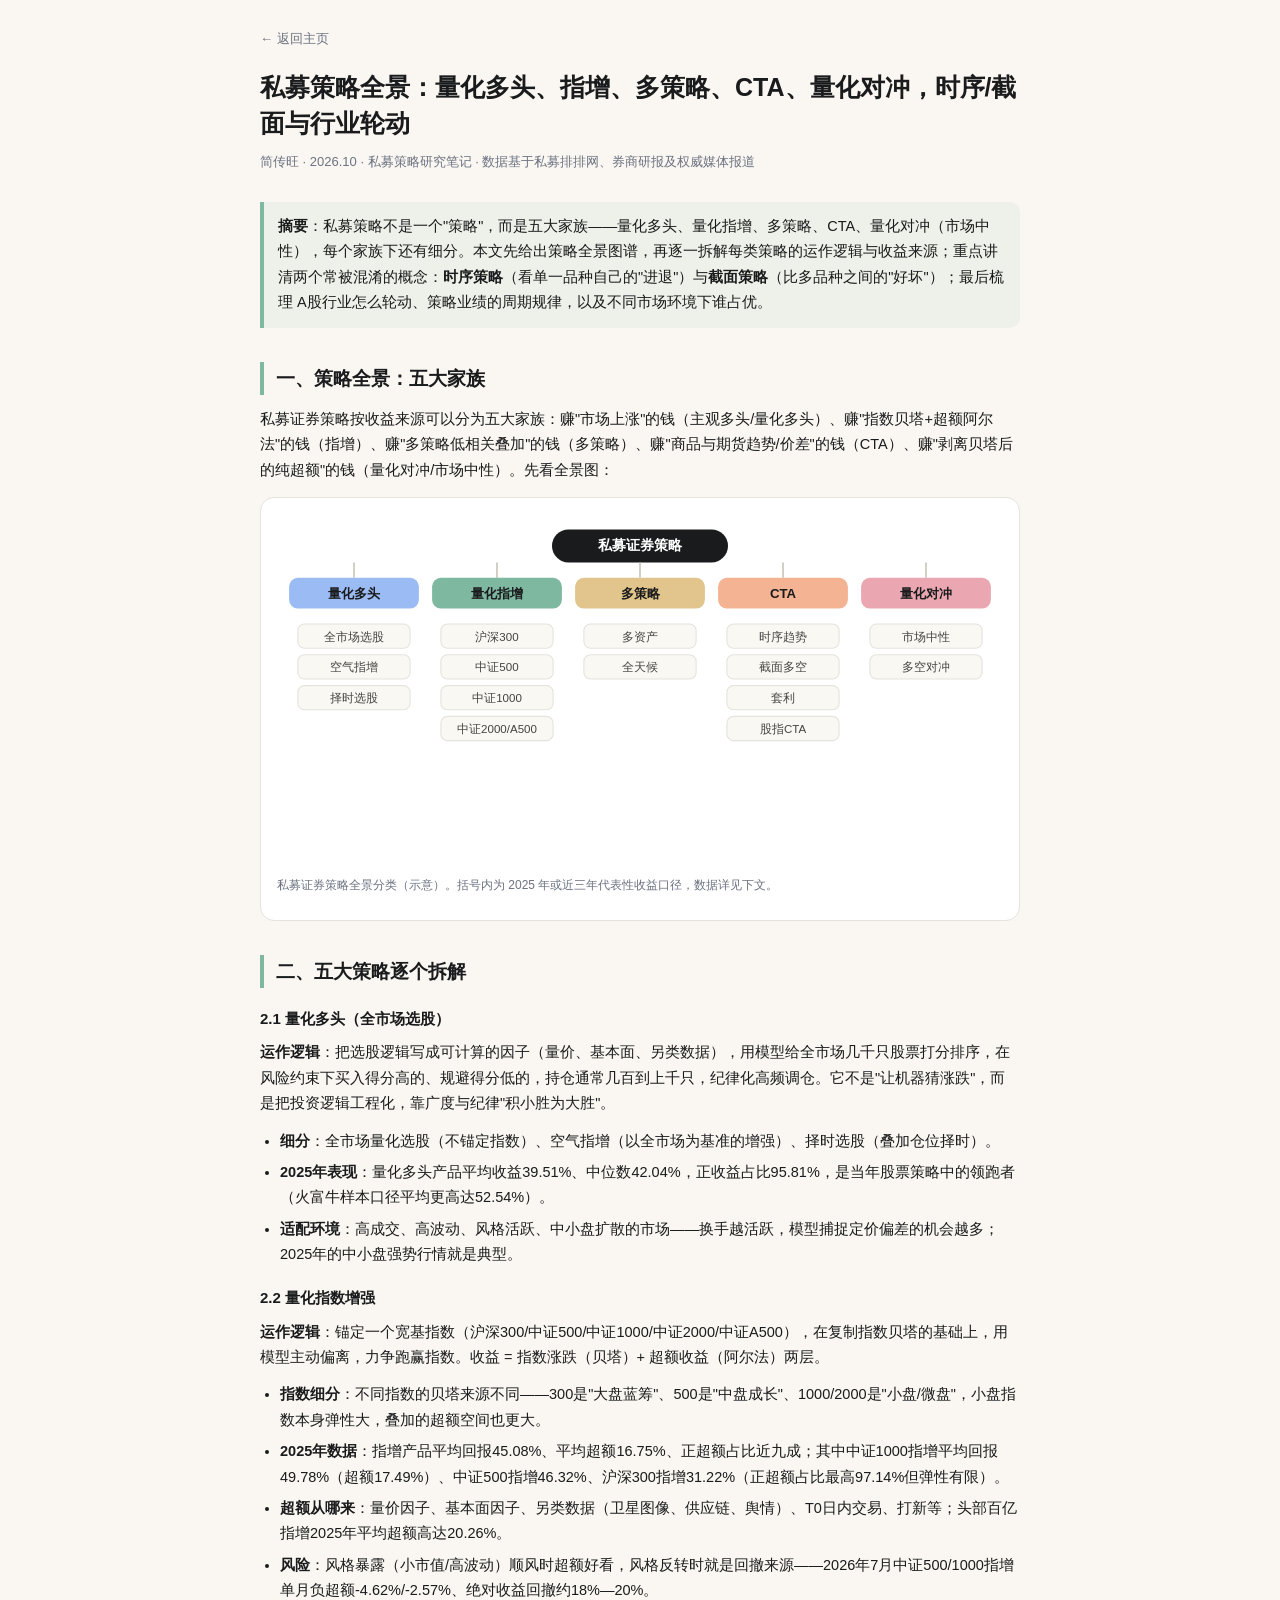
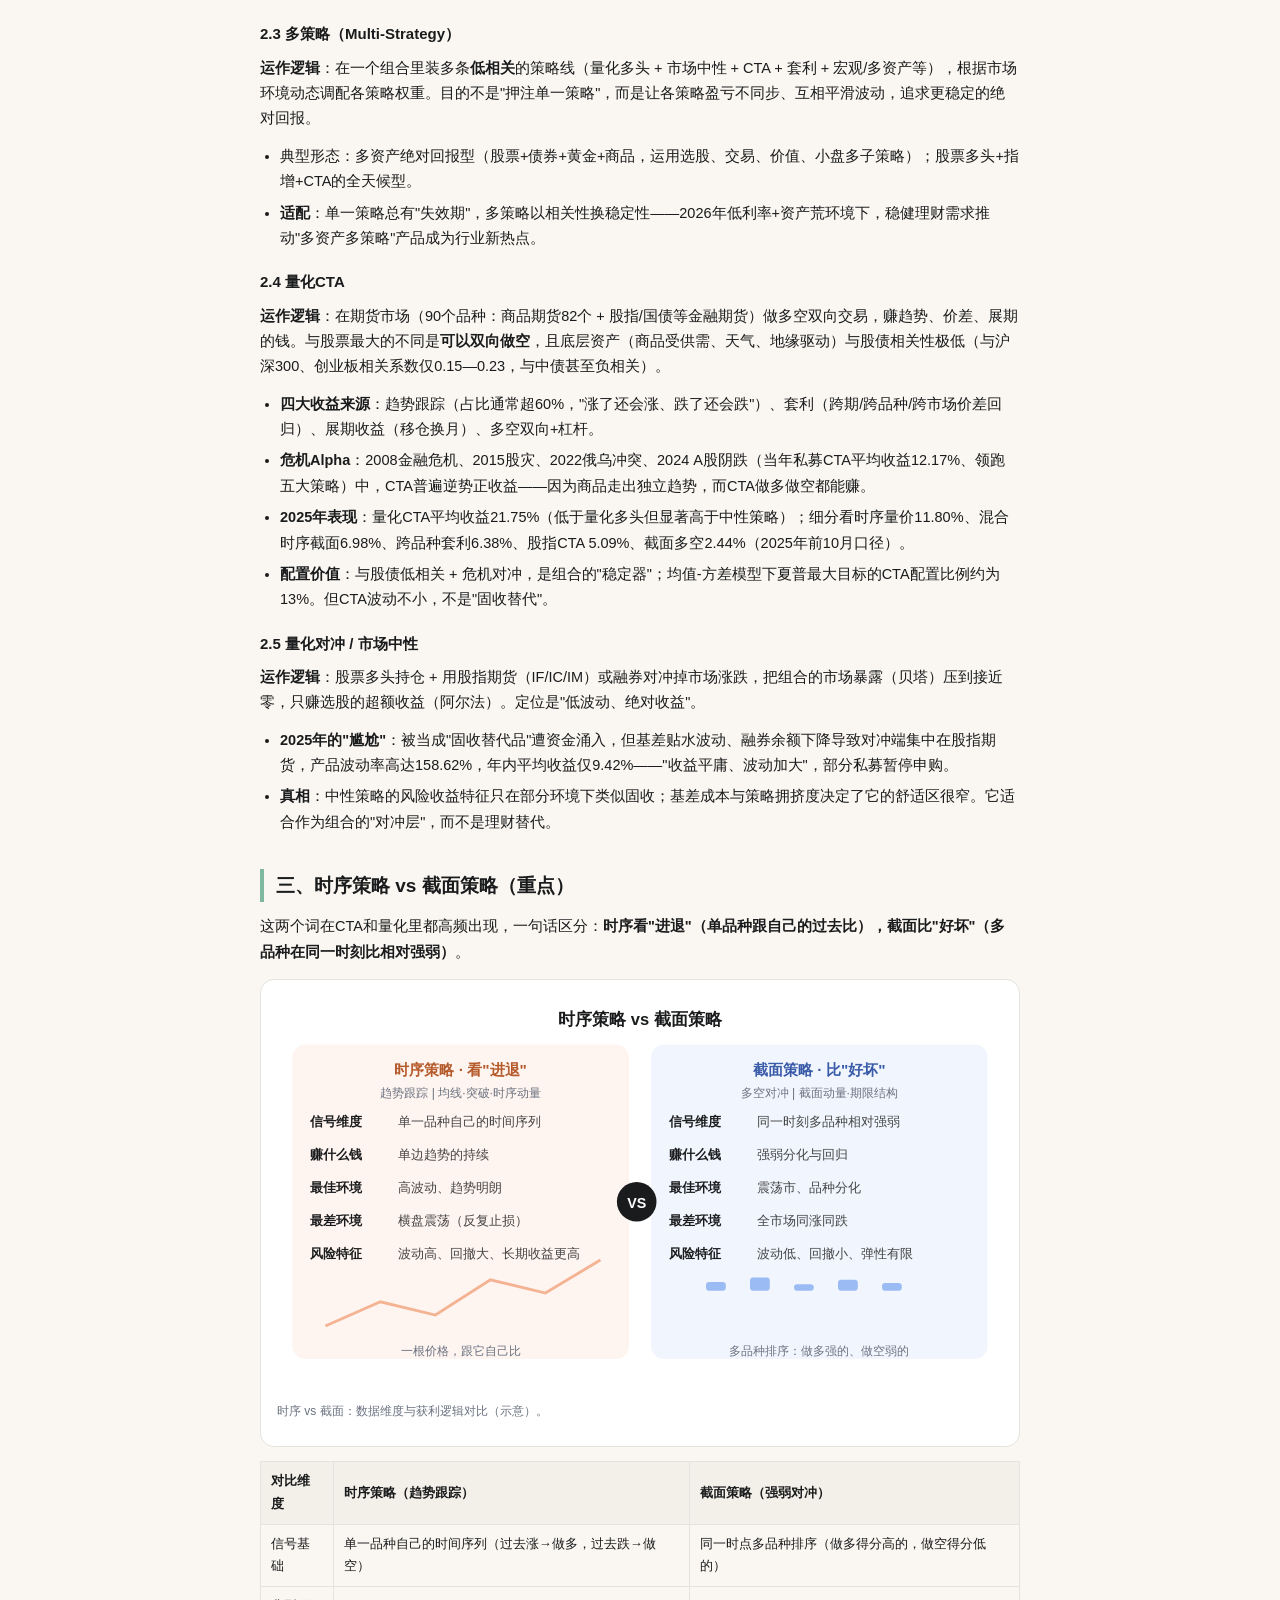
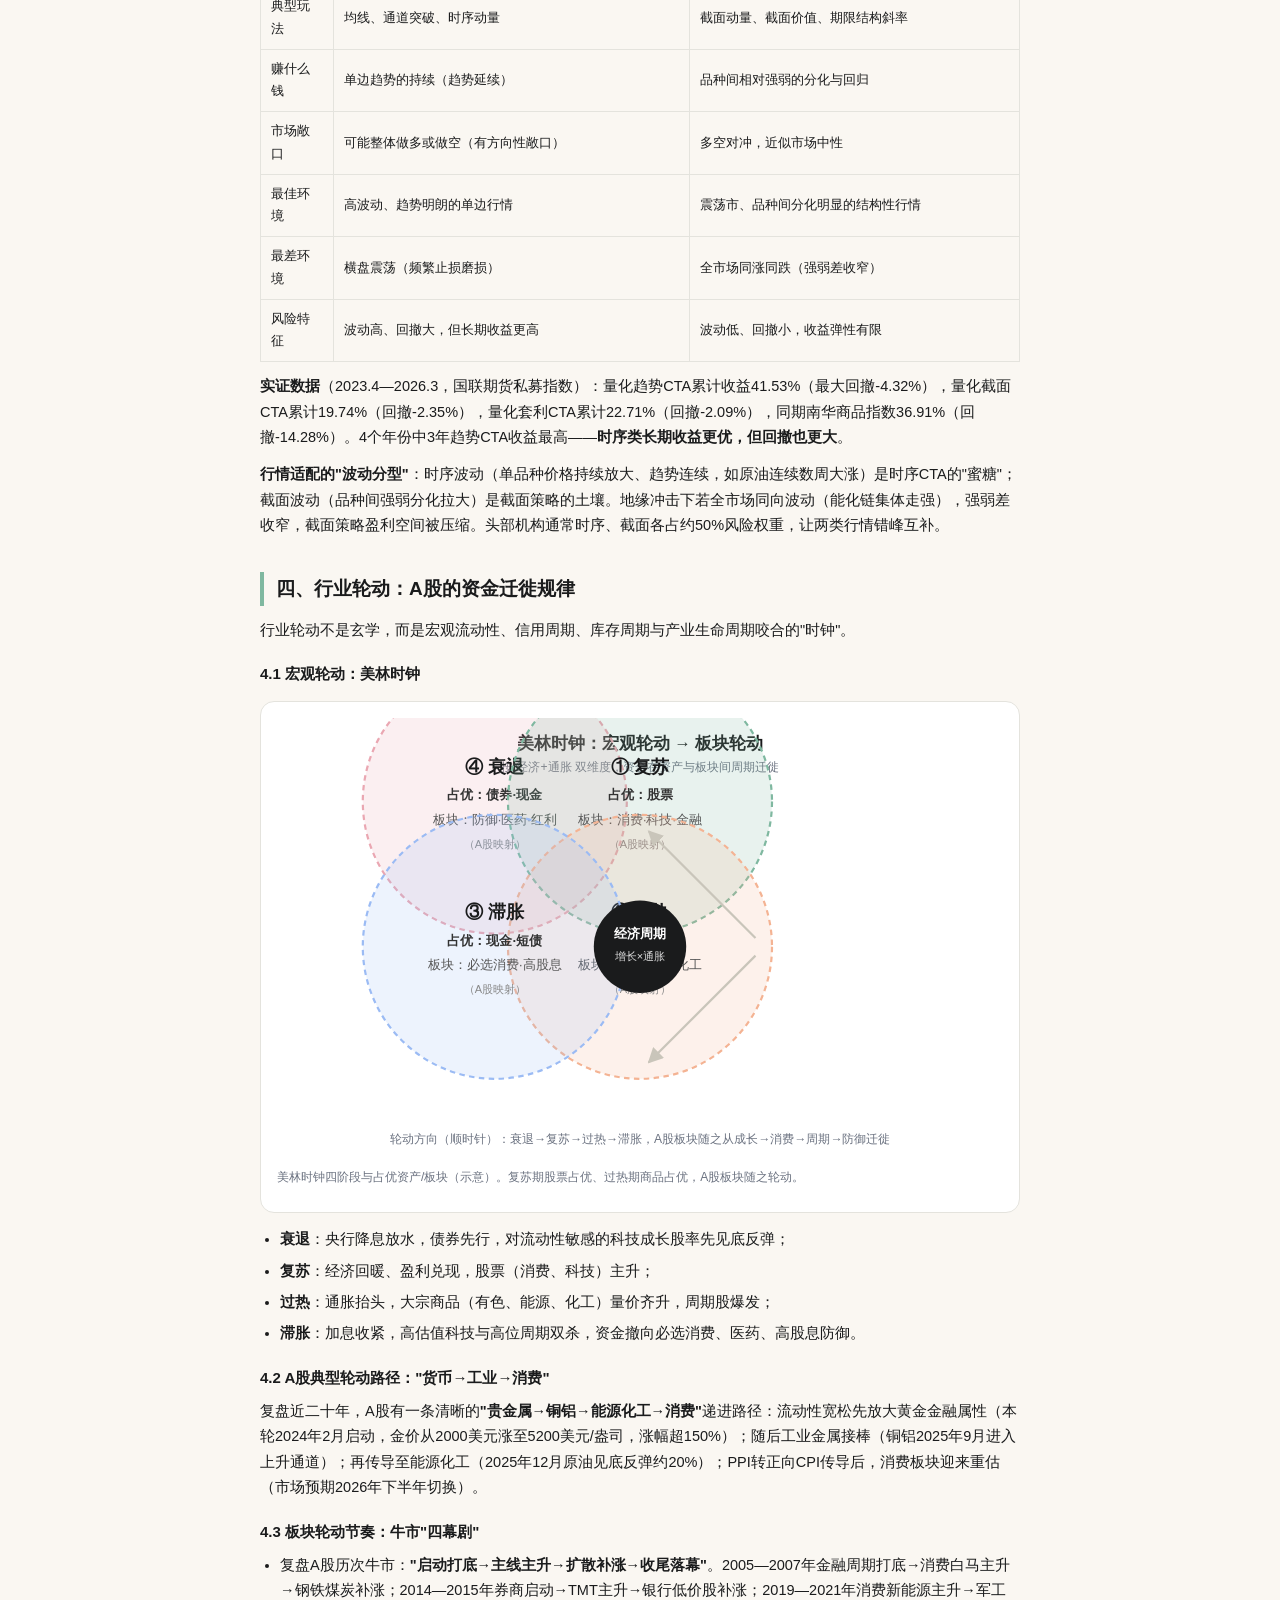
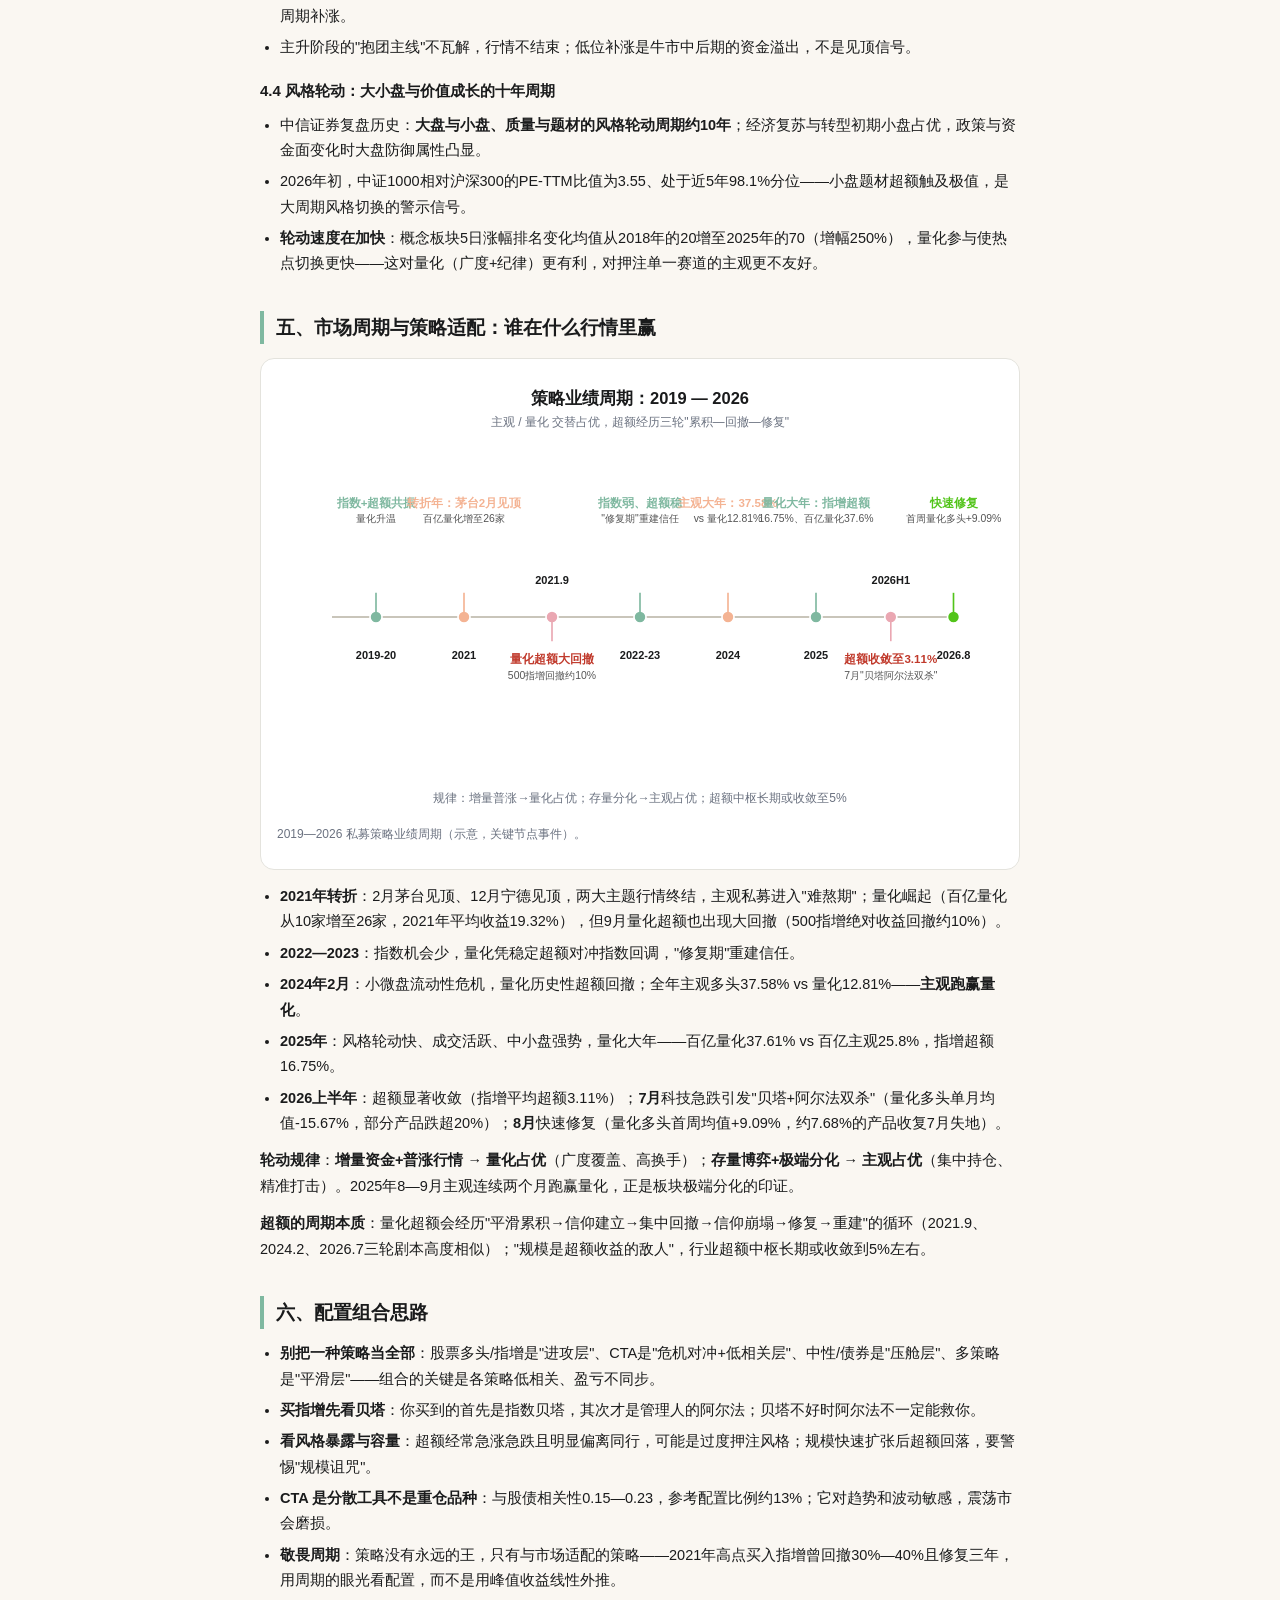
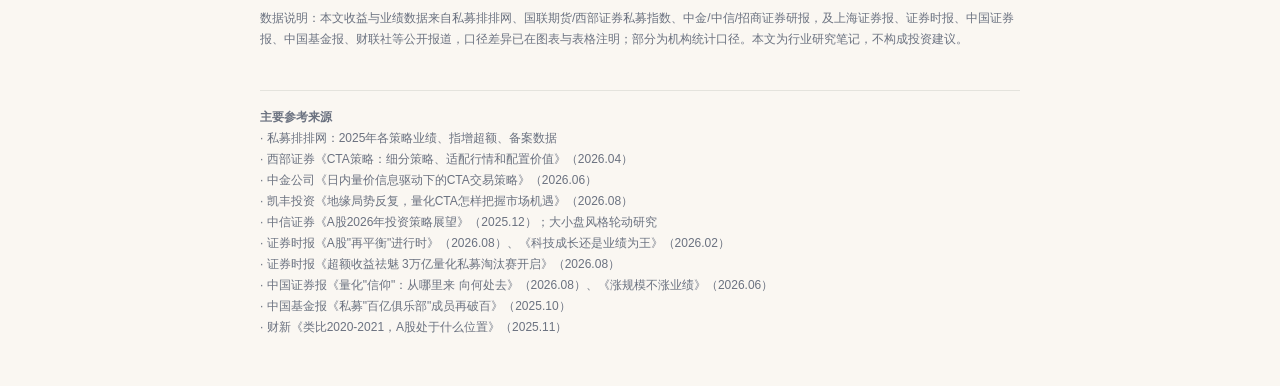
<file: private-strategy-guide.html>
<!DOCTYPE html>
<html lang="zh-CN">
<head>
<meta charset="UTF-8">
<meta name="viewport" content="width=device-width, initial-scale=1.0">
<title>私募策略全景：量化多头、指增、多策略、CTA、量化对冲，时序/截面与行业轮动 · 简传旺</title>
<meta name="description" content="私募五大策略逐一拆解：量化多头、量化指增、多策略、CTA、量化对冲；时序策略与截面策略的区别；A股行业轮动规律与策略业绩周期。">
<style>
  :root {
    --text: #1A1B1C;
    --text2: #6B7280;
    --bg: #FAF7F2;
    --card: #FFFFFF;
    --line: #E4E3DD;
    --pink: #E88FB0;
    --sage: #7FB8A0;
    --mustard: #E2C58C;
    --blue: #9BBBF4;
  }
  * { box-sizing: border-box; margin: 0; padding: 0; }
  body {
    font-family: -apple-system, "PingFang SC", "Noto Serif SC", "Segoe UI", Arial, sans-serif;
    background: var(--bg);
    color: var(--text);
    line-height: 1.75;
    padding: 24px 16px 48px;
  }
  .wrap { max-width: 760px; margin: 0 auto; }
  .toplink { display: inline-block; font-size: 13px; color: var(--text2); text-decoration: none; margin-bottom: 18px; }
  h1 { font-size: 25px; font-weight: 700; line-height: 1.45; margin-bottom: 10px; }
  .meta { font-size: 13px; color: var(--text2); margin-bottom: 28px; }
  h2 { font-size: 19px; font-weight: 600; margin: 34px 0 12px; padding-left: 12px; border-left: 4px solid var(--sage); }
  h3 { font-size: 15px; font-weight: 600; margin: 18px 0 8px; }
  p { font-size: 14.5px; margin-bottom: 12px; }
  ul { margin: 0 0 12px 20px; }
  li { font-size: 14.5px; margin-bottom: 6px; }
  strong { font-weight: 600; }
  .card { background: var(--card); border: 1px solid var(--line); border-radius: 14px; padding: 16px; margin: 14px 0; }
  .keybox { background: rgba(127, 184, 160, 0.10); border-left: 4px solid var(--sage); padding: 12px 14px; border-radius: 0 10px 10px 0; margin: 16px 0; font-size: 14.5px; }
  .chart-svg svg { width: 100%; height: auto; display: block; margin: 8px 0 4px; }
  .caption { font-size: 12px; color: var(--text2); margin-bottom: 8px; }
  table { width: 100%; border-collapse: collapse; margin: 12px 0; font-size: 13px; }
  th, td { border: 1px solid var(--line); padding: 8px 10px; text-align: left; }
  th { background: #F3F0E9; font-weight: 600; }
  .sources { font-size: 12px; color: var(--text2); margin-top: 40px; padding-top: 16px; border-top: 1px solid var(--line); }
  .disclaimer { font-size: 12px; color: var(--text2); margin-top: 14px; }
</style>
</head>
<body>
<div class="wrap">
  <a class="toplink" href="./">← 返回主页</a>
  <h1>私募策略全景：量化多头、指增、多策略、CTA、量化对冲，时序/截面与行业轮动</h1>
  <div class="meta">简传旺 · 2026.10 · 私募策略研究笔记 · 数据基于私募排排网、券商研报及权威媒体报道</div>

  <div class="keybox">
    <strong>摘要</strong>：私募策略不是一个"策略"，而是五大家族——量化多头、量化指增、多策略、CTA、量化对冲（市场中性），每个家族下还有细分。本文先给出策略全景图谱，再逐一拆解每类策略的运作逻辑与收益来源；重点讲清两个常被混淆的概念：<strong>时序策略</strong>（看单一品种自己的"进退"）与<strong>截面策略</strong>（比多品种之间的"好坏"）；最后梳理 A股行业怎么轮动、策略业绩的周期规律，以及不同市场环境下谁占优。
  </div>

  <h2>一、策略全景：五大家族</h2>
  <p>私募证券策略按收益来源可以分为五大家族：赚"市场上涨"的钱（主观多头/量化多头）、赚"指数贝塔+超额阿尔法"的钱（指增）、赚"多策略低相关叠加"的钱（多策略）、赚"商品与期货趋势/价差"的钱（CTA）、赚"剥离贝塔后的纯超额"的钱（量化对冲/市场中性）。先看全景图：</p>
  <div class="card">
    <svg viewBox="0 0 660 320" xmlns="http://www.w3.org/2000/svg" role="img" aria-label="私募证券策略全景分类图">
<rect x="250.0" y="14" width="160" height="30" rx="15" fill="#1A1B1C"/>
<text x="330.0" y="33" text-anchor="middle" font-size="13" font-weight="600" fill="#fff">私募证券策略</text>
<line x1="70.0" y1="44" x2="70.0" y2="58" stroke="#C9C5BA" stroke-width="1.5"/>
<rect x="11.0" y="58" width="118" height="28" rx="8" fill="#9BBBF4"/>
<text x="70.0" y="76" text-anchor="middle" font-size="12" font-weight="600" fill="#1A1B1C">量化多头</text>
<rect x="19.0" y="100" width="102" height="22" rx="6" fill="#FAF8F2" stroke="#E4E3DD" stroke-width="1"/>
<text x="70.0" y="115" text-anchor="middle" font-size="10.5" fill="#444">全市场选股</text>
<rect x="19.0" y="128" width="102" height="22" rx="6" fill="#FAF8F2" stroke="#E4E3DD" stroke-width="1"/>
<text x="70.0" y="143" text-anchor="middle" font-size="10.5" fill="#444">空气指增</text>
<rect x="19.0" y="156" width="102" height="22" rx="6" fill="#FAF8F2" stroke="#E4E3DD" stroke-width="1"/>
<text x="70.0" y="171" text-anchor="middle" font-size="10.5" fill="#444">择时选股</text>
<line x1="200.0" y1="44" x2="200.0" y2="58" stroke="#C9C5BA" stroke-width="1.5"/>
<rect x="141.0" y="58" width="118" height="28" rx="8" fill="#7FB8A0"/>
<text x="200.0" y="76" text-anchor="middle" font-size="12" font-weight="600" fill="#1A1B1C">量化指增</text>
<rect x="149.0" y="100" width="102" height="22" rx="6" fill="#FAF8F2" stroke="#E4E3DD" stroke-width="1"/>
<text x="200.0" y="115" text-anchor="middle" font-size="10.5" fill="#444">沪深300</text>
<rect x="149.0" y="128" width="102" height="22" rx="6" fill="#FAF8F2" stroke="#E4E3DD" stroke-width="1"/>
<text x="200.0" y="143" text-anchor="middle" font-size="10.5" fill="#444">中证500</text>
<rect x="149.0" y="156" width="102" height="22" rx="6" fill="#FAF8F2" stroke="#E4E3DD" stroke-width="1"/>
<text x="200.0" y="171" text-anchor="middle" font-size="10.5" fill="#444">中证1000</text>
<rect x="149.0" y="184" width="102" height="22" rx="6" fill="#FAF8F2" stroke="#E4E3DD" stroke-width="1"/>
<text x="200.0" y="199" text-anchor="middle" font-size="10.5" fill="#444">中证2000/A500</text>
<line x1="330.0" y1="44" x2="330.0" y2="58" stroke="#C9C5BA" stroke-width="1.5"/>
<rect x="271.0" y="58" width="118" height="28" rx="8" fill="#E2C58C"/>
<text x="330.0" y="76" text-anchor="middle" font-size="12" font-weight="600" fill="#1A1B1C">多策略</text>
<rect x="279.0" y="100" width="102" height="22" rx="6" fill="#FAF8F2" stroke="#E4E3DD" stroke-width="1"/>
<text x="330.0" y="115" text-anchor="middle" font-size="10.5" fill="#444">多资产</text>
<rect x="279.0" y="128" width="102" height="22" rx="6" fill="#FAF8F2" stroke="#E4E3DD" stroke-width="1"/>
<text x="330.0" y="143" text-anchor="middle" font-size="10.5" fill="#444">全天候</text>
<line x1="460.0" y1="44" x2="460.0" y2="58" stroke="#C9C5BA" stroke-width="1.5"/>
<rect x="401.0" y="58" width="118" height="28" rx="8" fill="#F4B393"/>
<text x="460.0" y="76" text-anchor="middle" font-size="12" font-weight="600" fill="#1A1B1C">CTA</text>
<rect x="409.0" y="100" width="102" height="22" rx="6" fill="#FAF8F2" stroke="#E4E3DD" stroke-width="1"/>
<text x="460.0" y="115" text-anchor="middle" font-size="10.5" fill="#444">时序趋势</text>
<rect x="409.0" y="128" width="102" height="22" rx="6" fill="#FAF8F2" stroke="#E4E3DD" stroke-width="1"/>
<text x="460.0" y="143" text-anchor="middle" font-size="10.5" fill="#444">截面多空</text>
<rect x="409.0" y="156" width="102" height="22" rx="6" fill="#FAF8F2" stroke="#E4E3DD" stroke-width="1"/>
<text x="460.0" y="171" text-anchor="middle" font-size="10.5" fill="#444">套利</text>
<rect x="409.0" y="184" width="102" height="22" rx="6" fill="#FAF8F2" stroke="#E4E3DD" stroke-width="1"/>
<text x="460.0" y="199" text-anchor="middle" font-size="10.5" fill="#444">股指CTA</text>
<line x1="590.0" y1="44" x2="590.0" y2="58" stroke="#C9C5BA" stroke-width="1.5"/>
<rect x="531.0" y="58" width="118" height="28" rx="8" fill="#EAA7B2"/>
<text x="590.0" y="76" text-anchor="middle" font-size="12" font-weight="600" fill="#1A1B1C">量化对冲</text>
<rect x="539.0" y="100" width="102" height="22" rx="6" fill="#FAF8F2" stroke="#E4E3DD" stroke-width="1"/>
<text x="590.0" y="115" text-anchor="middle" font-size="10.5" fill="#444">市场中性</text>
<rect x="539.0" y="128" width="102" height="22" rx="6" fill="#FAF8F2" stroke="#E4E3DD" stroke-width="1"/>
<text x="590.0" y="143" text-anchor="middle" font-size="10.5" fill="#444">多空对冲</text>
</svg>
    <div class="caption">私募证券策略全景分类（示意）。括号内为 2025 年或近三年代表性收益口径，数据详见下文。</div>
  </div>

  <h2>二、五大策略逐个拆解</h2>

  <h3>2.1 量化多头（全市场选股）</h3>
  <p><strong>运作逻辑</strong>：把选股逻辑写成可计算的因子（量价、基本面、另类数据），用模型给全市场几千只股票打分排序，在风险约束下买入得分高的、规避得分低的，持仓通常几百到上千只，纪律化高频调仓。它不是"让机器猜涨跌"，而是把投资逻辑工程化，靠广度与纪律"积小胜为大胜"。</p>
  <ul>
    <li><strong>细分</strong>：全市场量化选股（不锚定指数）、空气指增（以全市场为基准的增强）、择时选股（叠加仓位择时）。</li>
    <li><strong>2025年表现</strong>：量化多头产品平均收益39.51%、中位数42.04%，正收益占比95.81%，是当年股票策略中的领跑者（火富牛样本口径平均更高达52.54%）。</li>
    <li><strong>适配环境</strong>：高成交、高波动、风格活跃、中小盘扩散的市场——换手越活跃，模型捕捉定价偏差的机会越多；2025年的中小盘强势行情就是典型。</li>
  </ul>

  <h3>2.2 量化指数增强</h3>
  <p><strong>运作逻辑</strong>：锚定一个宽基指数（沪深300/中证500/中证1000/中证2000/中证A500），在复制指数贝塔的基础上，用模型主动偏离，力争跑赢指数。收益 = 指数涨跌（贝塔）+ 超额收益（阿尔法）两层。</p>
  <ul>
    <li><strong>指数细分</strong>：不同指数的贝塔来源不同——300是"大盘蓝筹"、500是"中盘成长"、1000/2000是"小盘/微盘"，小盘指数本身弹性大，叠加的超额空间也更大。</li>
    <li><strong>2025年数据</strong>：指增产品平均回报45.08%、平均超额16.75%、正超额占比近九成；其中中证1000指增平均回报49.78%（超额17.49%）、中证500指增46.32%、沪深300指增31.22%（正超额占比最高97.14%但弹性有限）。</li>
    <li><strong>超额从哪来</strong>：量价因子、基本面因子、另类数据（卫星图像、供应链、舆情）、T0日内交易、打新等；头部百亿指增2025年平均超额高达20.26%。</li>
    <li><strong>风险</strong>：风格暴露（小市值/高波动）顺风时超额好看，风格反转时就是回撤来源——2026年7月中证500/1000指增单月负超额-4.62%/-2.57%、绝对收益回撤约18%—20%。</li>
  </ul>

  <h3>2.3 多策略（Multi-Strategy）</h3>
  <p><strong>运作逻辑</strong>：在一个组合里装多条<strong>低相关</strong>的策略线（量化多头 + 市场中性 + CTA + 套利 + 宏观/多资产等），根据市场环境动态调配各策略权重。目的不是"押注单一策略"，而是让各策略盈亏不同步、互相平滑波动，追求更稳定的绝对回报。</p>
  <ul>
    <li>典型形态：多资产绝对回报型（股票+债券+黄金+商品，运用选股、交易、价值、小盘多子策略）；股票多头+指增+CTA的全天候型。</li>
    <li><strong>适配</strong>：单一策略总有"失效期"，多策略以相关性换稳定性——2026年低利率+资产荒环境下，稳健理财需求推动"多资产多策略"产品成为行业新热点。</li>
  </ul>

  <h3>2.4 量化CTA</h3>
  <p><strong>运作逻辑</strong>：在期货市场（90个品种：商品期货82个 + 股指/国债等金融期货）做多空双向交易，赚趋势、价差、展期的钱。与股票最大的不同是<strong>可以双向做空</strong>，且底层资产（商品受供需、天气、地缘驱动）与股债相关性极低（与沪深300、创业板相关系数仅0.15—0.23，与中债甚至负相关）。</p>
  <ul>
    <li><strong>四大收益来源</strong>：趋势跟踪（占比通常超60%，"涨了还会涨、跌了还会跌"）、套利（跨期/跨品种/跨市场价差回归）、展期收益（移仓换月）、多空双向+杠杆。</li>
    <li><strong>危机Alpha</strong>：2008金融危机、2015股灾、2022俄乌冲突、2024 A股阴跌（当年私募CTA平均收益12.17%、领跑五大策略）中，CTA普遍逆势正收益——因为商品走出独立趋势，而CTA做多做空都能赚。</li>
    <li><strong>2025年表现</strong>：量化CTA平均收益21.75%（低于量化多头但显著高于中性策略）；细分看时序量价11.80%、混合时序截面6.98%、跨品种套利6.38%、股指CTA 5.09%、截面多空2.44%（2025年前10月口径）。</li>
    <li><strong>配置价值</strong>：与股债低相关 + 危机对冲，是组合的"稳定器"；均值-方差模型下夏普最大目标的CTA配置比例约为13%。但CTA波动不小，不是"固收替代"。</li>
  </ul>

  <h3>2.5 量化对冲 / 市场中性</h3>
  <p><strong>运作逻辑</strong>：股票多头持仓 + 用股指期货（IF/IC/IM）或融券对冲掉市场涨跌，把组合的市场暴露（贝塔）压到接近零，只赚选股的超额收益（阿尔法）。定位是"低波动、绝对收益"。</p>
  <ul>
    <li><strong>2025年的"尴尬"</strong>：被当成"固收替代品"遭资金涌入，但基差贴水波动、融券余额下降导致对冲端集中在股指期货，产品波动率高达158.62%，年内平均收益仅9.42%——"收益平庸、波动加大"，部分私募暂停申购。</li>
    <li><strong>真相</strong>：中性策略的风险收益特征只在部分环境下类似固收；基差成本与策略拥挤度决定了它的舒适区很窄。它适合作为组合的"对冲层"，而不是理财替代。</li>
  </ul>

  <h2>三、时序策略 vs 截面策略（重点）</h2>
  <p>这两个词在CTA和量化里都高频出现，一句话区分：<strong>时序看"进退"（单品种跟自己的过去比），截面比"好坏"（多品种在同一时刻比相对强弱）</strong>。</p>
  <div class="card">
    <svg viewBox="0 0 660 360" xmlns="http://www.w3.org/2000/svg" role="img" aria-label="时序策略与截面策略对比图">
<text x="330.0" y="26" text-anchor="middle" font-size="15" font-weight="600" fill="#1A1B1C">时序策略 vs 截面策略</text>
<rect x="14" y="44" width="306" height="286" rx="12" fill="rgba(244,179,147,0.14)"/>
<text x="167.0" y="72" text-anchor="middle" font-size="14" font-weight="600" fill="#B55A2A">时序策略 · 看"进退"</text>
<text x="167.0" y="92" text-anchor="middle" font-size="11" fill="#6B7280">趋势跟踪 | 均线·突破·时序动量</text>
<text x="30" y="118" font-size="11.5" font-weight="600" fill="#1A1B1C">信号维度</text>
<text x="110" y="118" font-size="11.5" fill="#444">单一品种自己的时间序列</text>
<text x="30" y="148" font-size="11.5" font-weight="600" fill="#1A1B1C">赚什么钱</text>
<text x="110" y="148" font-size="11.5" fill="#444">单边趋势的持续</text>
<text x="30" y="178" font-size="11.5" font-weight="600" fill="#1A1B1C">最佳环境</text>
<text x="110" y="178" font-size="11.5" fill="#444">高波动、趋势明朗</text>
<text x="30" y="208" font-size="11.5" font-weight="600" fill="#1A1B1C">最差环境</text>
<text x="110" y="208" font-size="11.5" fill="#444">横盘震荡（反复止损）</text>
<text x="30" y="238" font-size="11.5" font-weight="600" fill="#1A1B1C">风险特征</text>
<text x="110" y="238" font-size="11.5" fill="#444">波动高、回撤大、长期收益更高</text>
<polyline points="44,300 94,278 144,290 194,258 244,270 294,240" fill="none" stroke="#F4B393" stroke-width="2.5"/>
<text x="167.0" y="326" text-anchor="middle" font-size="10.5" fill="#6B7280">一根价格，跟它自己比</text>
<rect x="340" y="44" width="306" height="286" rx="12" fill="rgba(155,187,244,0.14)"/>
<text x="493.0" y="72" text-anchor="middle" font-size="14" font-weight="600" fill="#3A5BA8">截面策略 · 比"好坏"</text>
<text x="493.0" y="92" text-anchor="middle" font-size="11" fill="#6B7280">多空对冲 | 截面动量·期限结构</text>
<text x="356" y="118" font-size="11.5" font-weight="600" fill="#1A1B1C">信号维度</text>
<text x="436" y="118" font-size="11.5" fill="#444">同一时刻多品种相对强弱</text>
<text x="356" y="148" font-size="11.5" font-weight="600" fill="#1A1B1C">赚什么钱</text>
<text x="436" y="148" font-size="11.5" fill="#444">强弱分化与回归</text>
<text x="356" y="178" font-size="11.5" font-weight="600" fill="#1A1B1C">最佳环境</text>
<text x="436" y="178" font-size="11.5" fill="#444">震荡市、品种分化</text>
<text x="356" y="208" font-size="11.5" font-weight="600" fill="#1A1B1C">最差环境</text>
<text x="436" y="208" font-size="11.5" fill="#444">全市场同涨同跌</text>
<text x="356" y="238" font-size="11.5" font-weight="600" fill="#1A1B1C">风险特征</text>
<text x="436" y="238" font-size="11.5" fill="#444">波动低、回撤小、弹性有限</text>
<rect x="390" y="260" width="18" height="8" rx="3" fill="#9BBBF4"/>
<rect x="430" y="256" width="18" height="12" rx="3" fill="#9BBBF4"/>
<rect x="470" y="262" width="18" height="6" rx="3" fill="#9BBBF4"/>
<rect x="510" y="258" width="18" height="10" rx="3" fill="#9BBBF4"/>
<rect x="550" y="261" width="18" height="7" rx="3" fill="#9BBBF4"/>
<text x="493.0" y="326" text-anchor="middle" font-size="10.5" fill="#6B7280">多品种排序：做多强的、做空弱的</text>
<circle cx="327" cy="187" r="18" fill="#1A1B1C"/>
<text x="327" y="193" text-anchor="middle" font-size="13" font-weight="700" fill="#fff">VS</text>
</svg>
    <div class="caption">时序 vs 截面：数据维度与获利逻辑对比（示意）。</div>
  </div>
  <table>
    <tr><th>对比维度</th><th>时序策略（趋势跟踪）</th><th>截面策略（强弱对冲）</th></tr>
    <tr><td>信号基础</td><td>单一品种自己的时间序列（过去涨→做多，过去跌→做空）</td><td>同一时点多品种排序（做多得分高的，做空得分低的）</td></tr>
    <tr><td>典型玩法</td><td>均线、通道突破、时序动量</td><td>截面动量、截面价值、期限结构斜率</td></tr>
    <tr><td>赚什么钱</td><td>单边趋势的持续（趋势延续）</td><td>品种间相对强弱的分化与回归</td></tr>
    <tr><td>市场敞口</td><td>可能整体做多或做空（有方向性敞口）</td><td>多空对冲，近似市场中性</td></tr>
    <tr><td>最佳环境</td><td>高波动、趋势明朗的单边行情</td><td>震荡市、品种间分化明显的结构性行情</td></tr>
    <tr><td>最差环境</td><td>横盘震荡（频繁止损磨损）</td><td>全市场同涨同跌（强弱差收窄）</td></tr>
    <tr><td>风险特征</td><td>波动高、回撤大，但长期收益更高</td><td>波动低、回撤小，收益弹性有限</td></tr>
  </table>
  <p><strong>实证数据</strong>（2023.4—2026.3，国联期货私募指数）：量化趋势CTA累计收益41.53%（最大回撤-4.32%），量化截面CTA累计19.74%（回撤-2.35%），量化套利CTA累计22.71%（回撤-2.09%），同期南华商品指数36.91%（回撤-14.28%）。4个年份中3年趋势CTA收益最高——<strong>时序类长期收益更优，但回撤也更大</strong>。</p>
  <p><strong>行情适配的"波动分型"</strong>：时序波动（单品种价格持续放大、趋势连续，如原油连续数周大涨）是时序CTA的"蜜糖"；截面波动（品种间强弱分化拉大）是截面策略的土壤。地缘冲击下若全市场同向波动（能化链集体走强），强弱差收窄，截面策略盈利空间被压缩。头部机构通常时序、截面各占约50%风险权重，让两类行情错峰互补。</p>

  <h2>四、行业轮动：A股的资金迁徙规律</h2>
  <p>行业轮动不是玄学，而是宏观流动性、信用周期、库存周期与产业生命周期咬合的"时钟"。</p>
  <h3>4.1 宏观轮动：美林时钟</h3>
  <div class="card">
    <svg viewBox="0 0 660 400" xmlns="http://www.w3.org/2000/svg" role="img" aria-label="美林时钟行业轮动四阶段示意图">
<text x="330.0" y="28" text-anchor="middle" font-size="15" font-weight="600" fill="#1A1B1C">美林时钟：宏观轮动 → 板块轮动</text>
<text x="330.0" y="48" text-anchor="middle" font-size="11" fill="#6B7280">按 经济+通胀 双维度，资金在资产与板块间周期迁徙</text>
<circle cx="198" cy="76" r="120" fill="#EAA7B2" opacity="0.18"/>
<circle cx="198" cy="76" r="120" fill="none" stroke="#EAA7B2" stroke-width="2" stroke-dasharray="5 4"/>
<text x="198" y="50" text-anchor="middle" font-size="16" font-weight="700" fill="#1A1B1C">④ 衰退</text>
<text x="198" y="74" text-anchor="middle" font-size="12" font-weight="600" fill="#333">占优：债券·现金</text>
<text x="198" y="96" text-anchor="middle" font-size="11.5" fill="#555">板块：防御·医药·红利</text>
<text x="198" y="118" text-anchor="middle" font-size="10" fill="#888">（A股映射）</text>
<circle cx="330" cy="76" r="120" fill="#7FB8A0" opacity="0.18"/>
<circle cx="330" cy="76" r="120" fill="none" stroke="#7FB8A0" stroke-width="2" stroke-dasharray="5 4"/>
<text x="330" y="50" text-anchor="middle" font-size="16" font-weight="700" fill="#1A1B1C">① 复苏</text>
<text x="330" y="74" text-anchor="middle" font-size="12" font-weight="600" fill="#333">占优：股票</text>
<text x="330" y="96" text-anchor="middle" font-size="11.5" fill="#555">板块：消费·科技·金融</text>
<text x="330" y="118" text-anchor="middle" font-size="10" fill="#888">（A股映射）</text>
<circle cx="330" cy="208" r="120" fill="#F4B393" opacity="0.18"/>
<circle cx="330" cy="208" r="120" fill="none" stroke="#F4B393" stroke-width="2" stroke-dasharray="5 4"/>
<text x="330" y="182" text-anchor="middle" font-size="16" font-weight="700" fill="#1A1B1C">② 过热</text>
<text x="330" y="206" text-anchor="middle" font-size="12" font-weight="600" fill="#333">占优：商品</text>
<text x="330" y="228" text-anchor="middle" font-size="11.5" fill="#555">板块：有色·能源·化工</text>
<text x="330" y="250" text-anchor="middle" font-size="10" fill="#888">（A股映射）</text>
<circle cx="198" cy="208" r="120" fill="#9BBBF4" opacity="0.18"/>
<circle cx="198" cy="208" r="120" fill="none" stroke="#9BBBF4" stroke-width="2" stroke-dasharray="5 4"/>
<text x="198" y="182" text-anchor="middle" font-size="16" font-weight="700" fill="#1A1B1C">③ 滞胀</text>
<text x="198" y="206" text-anchor="middle" font-size="12" font-weight="600" fill="#333">占优：现金·短债</text>
<text x="198" y="228" text-anchor="middle" font-size="11.5" fill="#555">板块：必选消费·高股息</text>
<text x="198" y="250" text-anchor="middle" font-size="10" fill="#888">（A股映射）</text>
<circle cx="330" cy="208" r="42" fill="#1A1B1C"/>
<text x="330" y="200" text-anchor="middle" font-size="12" font-weight="600" fill="#fff">经济周期</text>
<text x="330" y="220" text-anchor="middle" font-size="10" fill="#ddd">增长×通胀</text>
<path d="M 435 200 L 338 103" stroke="#C9C5BA" stroke-width="2" fill="none" marker-end="url(#arr)"/>
<path d="M 435 216 L 338 313" stroke="#C9C5BA" stroke-width="2" fill="none" marker-end="url(#arr)"/>
<defs><marker id="arr" viewBox="0 0 10 10" refX="9" refY="5" markerWidth="7" markerHeight="7" orient="auto-start-reverse"><path d="M 0 0 L 10 5 L 0 10 z" fill="#C9C5BA"/></marker></defs>
<text x="330.0" y="386" text-anchor="middle" font-size="11" fill="#6B7280">轮动方向（顺时针）：衰退→复苏→过热→滞胀，A股板块随之从成长→消费→周期→防御迁徙</text>
</svg>
    <div class="caption">美林时钟四阶段与占优资产/板块（示意）。复苏期股票占优、过热期商品占优，A股板块随之轮动。</div>
  </div>
  <ul>
    <li><strong>衰退</strong>：央行降息放水，债券先行，对流动性敏感的科技成长股率先见底反弹；</li>
    <li><strong>复苏</strong>：经济回暖、盈利兑现，股票（消费、科技）主升；</li>
    <li><strong>过热</strong>：通胀抬头，大宗商品（有色、能源、化工）量价齐升，周期股爆发；</li>
    <li><strong>滞胀</strong>：加息收紧，高估值科技与高位周期双杀，资金撤向必选消费、医药、高股息防御。</li>
  </ul>
  <h3>4.2 A股典型轮动路径："货币→工业→消费"</h3>
  <p>复盘近二十年，A股有一条清晰的<strong>"贵金属→铜铝→能源化工→消费"</strong>递进路径：流动性宽松先放大黄金金融属性（本轮2024年2月启动，金价从2000美元涨至5200美元/盎司，涨幅超150%）；随后工业金属接棒（铜铝2025年9月进入上升通道）；再传导至能源化工（2025年12月原油见底反弹约20%）；PPI转正向CPI传导后，消费板块迎来重估（市场预期2026年下半年切换）。</p>
  <h3>4.3 板块轮动节奏：牛市"四幕剧"</h3>
  <ul>
    <li>复盘A股历次牛市：<strong>"启动打底→主线主升→扩散补涨→收尾落幕"</strong>。2005—2007年金融周期打底→消费白马主升→钢铁煤炭补涨；2014—2015年券商启动→TMT主升→银行低价股补涨；2019—2021年消费新能源主升→军工周期补涨。</li>
    <li>主升阶段的"抱团主线"不瓦解，行情不结束；低位补涨是牛市中后期的资金溢出，不是见顶信号。</li>
  </ul>
  <h3>4.4 风格轮动：大小盘与价值成长的十年周期</h3>
  <ul>
    <li>中信证券复盘历史：<strong>大盘与小盘、质量与题材的风格轮动周期约10年</strong>；经济复苏与转型初期小盘占优，政策与资金面变化时大盘防御属性凸显。</li>
    <li>2026年初，中证1000相对沪深300的PE-TTM比值为3.55、处于近5年98.1%分位——小盘题材超额触及极值，是大周期风格切换的警示信号。</li>
    <li><strong>轮动速度在加快</strong>：概念板块5日涨幅排名变化均值从2018年的20增至2025年的70（增幅250%），量化参与使热点切换更快——这对量化（广度+纪律）更有利，对押注单一赛道的主观更不友好。</li>
  </ul>

  <h2>五、市场周期与策略适配：谁在什么行情里赢</h2>
  <div class="card">
    <svg viewBox="0 0 660 400" xmlns="http://www.w3.org/2000/svg" role="img" aria-label="私募策略业绩周期时间线2019至2026">
<text x="330.0" y="26" text-anchor="middle" font-size="15" font-weight="600" fill="#1A1B1C">策略业绩周期：2019 — 2026</text>
<text x="330.0" y="46" text-anchor="middle" font-size="11" fill="#6B7280">主观 / 量化 交替占优，超额经历三轮"累积—回撤—修复"</text>
<line x1="50" y1="220" x2="620" y2="220" stroke="#C9C5BA" stroke-width="2"/>
<circle cx="90" cy="220" r="5.5" fill="#7FB8A0" stroke="#fff" stroke-width="1.5"/>
<line x1="90" y1="220" x2="90" y2="198" stroke="#7FB8A0" stroke-width="1.5"/>
<text x="90" y="120" text-anchor="middle" font-size="10.5" font-weight="600" fill="#7FB8A0">指数+超额共振</text>
<text x="90" y="134" text-anchor="middle" font-size="9.5" fill="#555">量化升温</text>
<text x="90" y="258" text-anchor="middle" font-size="10" font-weight="600" fill="#1A1B1C">2019-20</text>
<circle cx="170" cy="220" r="5.5" fill="#F4B393" stroke="#fff" stroke-width="1.5"/>
<line x1="170" y1="220" x2="170" y2="198" stroke="#F4B393" stroke-width="1.5"/>
<text x="170" y="120" text-anchor="middle" font-size="10.5" font-weight="600" fill="#F4B393">转折年：茅台2月见顶</text>
<text x="170" y="134" text-anchor="middle" font-size="9.5" fill="#555">百亿量化增至26家</text>
<text x="170" y="258" text-anchor="middle" font-size="10" font-weight="600" fill="#1A1B1C">2021</text>
<circle cx="250" cy="220" r="5.5" fill="#EAA7B2" stroke="#fff" stroke-width="1.5"/>
<line x1="250" y1="220" x2="250" y2="242" stroke="#EAA7B2" stroke-width="1.5"/>
<text x="250" y="262" text-anchor="middle" font-size="10.5" font-weight="600" fill="#C0392B">量化超额大回撤</text>
<text x="250" y="276" text-anchor="middle" font-size="9.5" fill="#555">500指增回撤约10%</text>
<text x="250" y="190" text-anchor="middle" font-size="10" font-weight="600" fill="#1A1B1C">2021.9</text>
<circle cx="330" cy="220" r="5.5" fill="#7FB8A0" stroke="#fff" stroke-width="1.5"/>
<line x1="330" y1="220" x2="330" y2="198" stroke="#7FB8A0" stroke-width="1.5"/>
<text x="330" y="120" text-anchor="middle" font-size="10.5" font-weight="600" fill="#7FB8A0">指数弱、超额稳</text>
<text x="330" y="134" text-anchor="middle" font-size="9.5" fill="#555">"修复期"重建信任</text>
<text x="330" y="258" text-anchor="middle" font-size="10" font-weight="600" fill="#1A1B1C">2022-23</text>
<circle cx="410" cy="220" r="5.5" fill="#F4B393" stroke="#fff" stroke-width="1.5"/>
<line x1="410" y1="220" x2="410" y2="198" stroke="#F4B393" stroke-width="1.5"/>
<text x="410" y="120" text-anchor="middle" font-size="10.5" font-weight="600" fill="#F4B393">主观大年：37.58%</text>
<text x="410" y="134" text-anchor="middle" font-size="9.5" fill="#555">vs 量化12.81%</text>
<text x="410" y="258" text-anchor="middle" font-size="10" font-weight="600" fill="#1A1B1C">2024</text>
<circle cx="490" cy="220" r="5.5" fill="#7FB8A0" stroke="#fff" stroke-width="1.5"/>
<line x1="490" y1="220" x2="490" y2="198" stroke="#7FB8A0" stroke-width="1.5"/>
<text x="490" y="120" text-anchor="middle" font-size="10.5" font-weight="600" fill="#7FB8A0">量化大年：指增超额</text>
<text x="490" y="134" text-anchor="middle" font-size="9.5" fill="#555">16.75%、百亿量化37.6%</text>
<text x="490" y="258" text-anchor="middle" font-size="10" font-weight="600" fill="#1A1B1C">2025</text>
<circle cx="558" cy="220" r="5.5" fill="#EAA7B2" stroke="#fff" stroke-width="1.5"/>
<line x1="558" y1="220" x2="558" y2="242" stroke="#EAA7B2" stroke-width="1.5"/>
<text x="558" y="262" text-anchor="middle" font-size="10.5" font-weight="600" fill="#C0392B">超额收敛至3.11%</text>
<text x="558" y="276" text-anchor="middle" font-size="9.5" fill="#555">7月"贝塔阿尔法双杀"</text>
<text x="558" y="190" text-anchor="middle" font-size="10" font-weight="600" fill="#1A1B1C">2026H1</text>
<circle cx="615" cy="220" r="5.5" fill="#52C41A" stroke="#fff" stroke-width="1.5"/>
<line x1="615" y1="220" x2="615" y2="198" stroke="#52C41A" stroke-width="1.5"/>
<text x="615" y="120" text-anchor="middle" font-size="10.5" font-weight="600" fill="#52C41A">快速修复</text>
<text x="615" y="134" text-anchor="middle" font-size="9.5" fill="#555">首周量化多头+9.09%</text>
<text x="615" y="258" text-anchor="middle" font-size="10" font-weight="600" fill="#1A1B1C">2026.8</text>
<text x="330.0" y="388" text-anchor="middle" font-size="11" fill="#6B7280">规律：增量普涨→量化占优；存量分化→主观占优；超额中枢长期或收敛至5%</text>
</svg>
    <div class="caption">2019—2026 私募策略业绩周期（示意，关键节点事件）。</div>
  </div>
  <ul>
    <li><strong>2021年转折</strong>：2月茅台见顶、12月宁德见顶，两大主题行情终结，主观私募进入"难熬期"；量化崛起（百亿量化从10家增至26家，2021年平均收益19.32%），但9月量化超额也出现大回撤（500指增绝对收益回撤约10%）。</li>
    <li><strong>2022—2023</strong>：指数机会少，量化凭稳定超额对冲指数回调，"修复期"重建信任。</li>
    <li><strong>2024年2月</strong>：小微盘流动性危机，量化历史性超额回撤；全年主观多头37.58% vs 量化12.81%——<strong>主观跑赢量化</strong>。</li>
    <li><strong>2025年</strong>：风格轮动快、成交活跃、中小盘强势，量化大年——百亿量化37.61% vs 百亿主观25.8%，指增超额16.75%。</li>
    <li><strong>2026上半年</strong>：超额显著收敛（指增平均超额3.11%）；<strong>7月</strong>科技急跌引发"贝塔+阿尔法双杀"（量化多头单月均值-15.67%，部分产品跌超20%）；<strong>8月</strong>快速修复（量化多头首周均值+9.09%，约7.68%的产品收复7月失地）。</li>
  </ul>
  <p><strong>轮动规律</strong>：<strong>增量资金+普涨行情 → 量化占优</strong>（广度覆盖、高换手）；<strong>存量博弈+极端分化 → 主观占优</strong>（集中持仓、精准打击）。2025年8—9月主观连续两个月跑赢量化，正是板块极端分化的印证。</p>
  <p><strong>超额的周期本质</strong>：量化超额会经历"平滑累积→信仰建立→集中回撤→信仰崩塌→修复→重建"的循环（2021.9、2024.2、2026.7三轮剧本高度相似）；"规模是超额收益的敌人"，行业超额中枢长期或收敛到5%左右。</p>

  <h2>六、配置组合思路</h2>
  <ul>
    <li><strong>别把一种策略当全部</strong>：股票多头/指增是"进攻层"、CTA是"危机对冲+低相关层"、中性/债券是"压舱层"、多策略是"平滑层"——组合的关键是各策略低相关、盈亏不同步。</li>
    <li><strong>买指增先看贝塔</strong>：你买到的首先是指数贝塔，其次才是管理人的阿尔法；贝塔不好时阿尔法不一定能救你。</li>
    <li><strong>看风格暴露与容量</strong>：超额经常急涨急跌且明显偏离同行，可能是过度押注风格；规模快速扩张后超额回落，要警惕"规模诅咒"。</li>
    <li><strong>CTA 是分散工具不是重仓品种</strong>：与股债相关性0.15—0.23，参考配置比例约13%；它对趋势和波动敏感，震荡市会磨损。</li>
    <li><strong>敬畏周期</strong>：策略没有永远的王，只有与市场适配的策略——2021年高点买入指增曾回撤30%—40%且修复三年，用周期的眼光看配置，而不是用峰值收益线性外推。</li>
  </ul>

  <div class="disclaimer">数据说明：本文收益与业绩数据来自私募排排网、国联期货/西部证券私募指数、中金/中信/招商证券研报，及上海证券报、证券时报、中国证券报、中国基金报、财联社等公开报道，口径差异已在图表与表格注明；部分为机构统计口径。本文为行业研究笔记，不构成投资建议。</div>

  <div class="sources">
    <strong>主要参考来源</strong><br>
    · 私募排排网：2025年各策略业绩、指增超额、备案数据<br>
    · 西部证券《CTA策略：细分策略、适配行情和配置价值》（2026.04）<br>
    · 中金公司《日内量价信息驱动下的CTA交易策略》（2026.06）<br>
    · 凯丰投资《地缘局势反复，量化CTA怎样把握市场机遇》（2026.08）<br>
    · 中信证券《A股2026年投资策略展望》（2025.12）；大小盘风格轮动研究<br>
    · 证券时报《A股"再平衡"进行时》（2026.08）、《科技成长还是业绩为王》（2026.02）<br>
    · 证券时报《超额收益祛魅 3万亿量化私募淘汰赛开启》（2026.08）<br>
    · 中国证券报《量化"信仰"：从哪里来 向何处去》（2026.08）、《涨规模不涨业绩》（2026.06）<br>
    · 中国基金报《私募"百亿俱乐部"成员再破百》（2025.10）<br>
    · 财新《类比2020-2021，A股处于什么位置》（2025.11）
  </div>
</div>
</body>
</html>
</file>
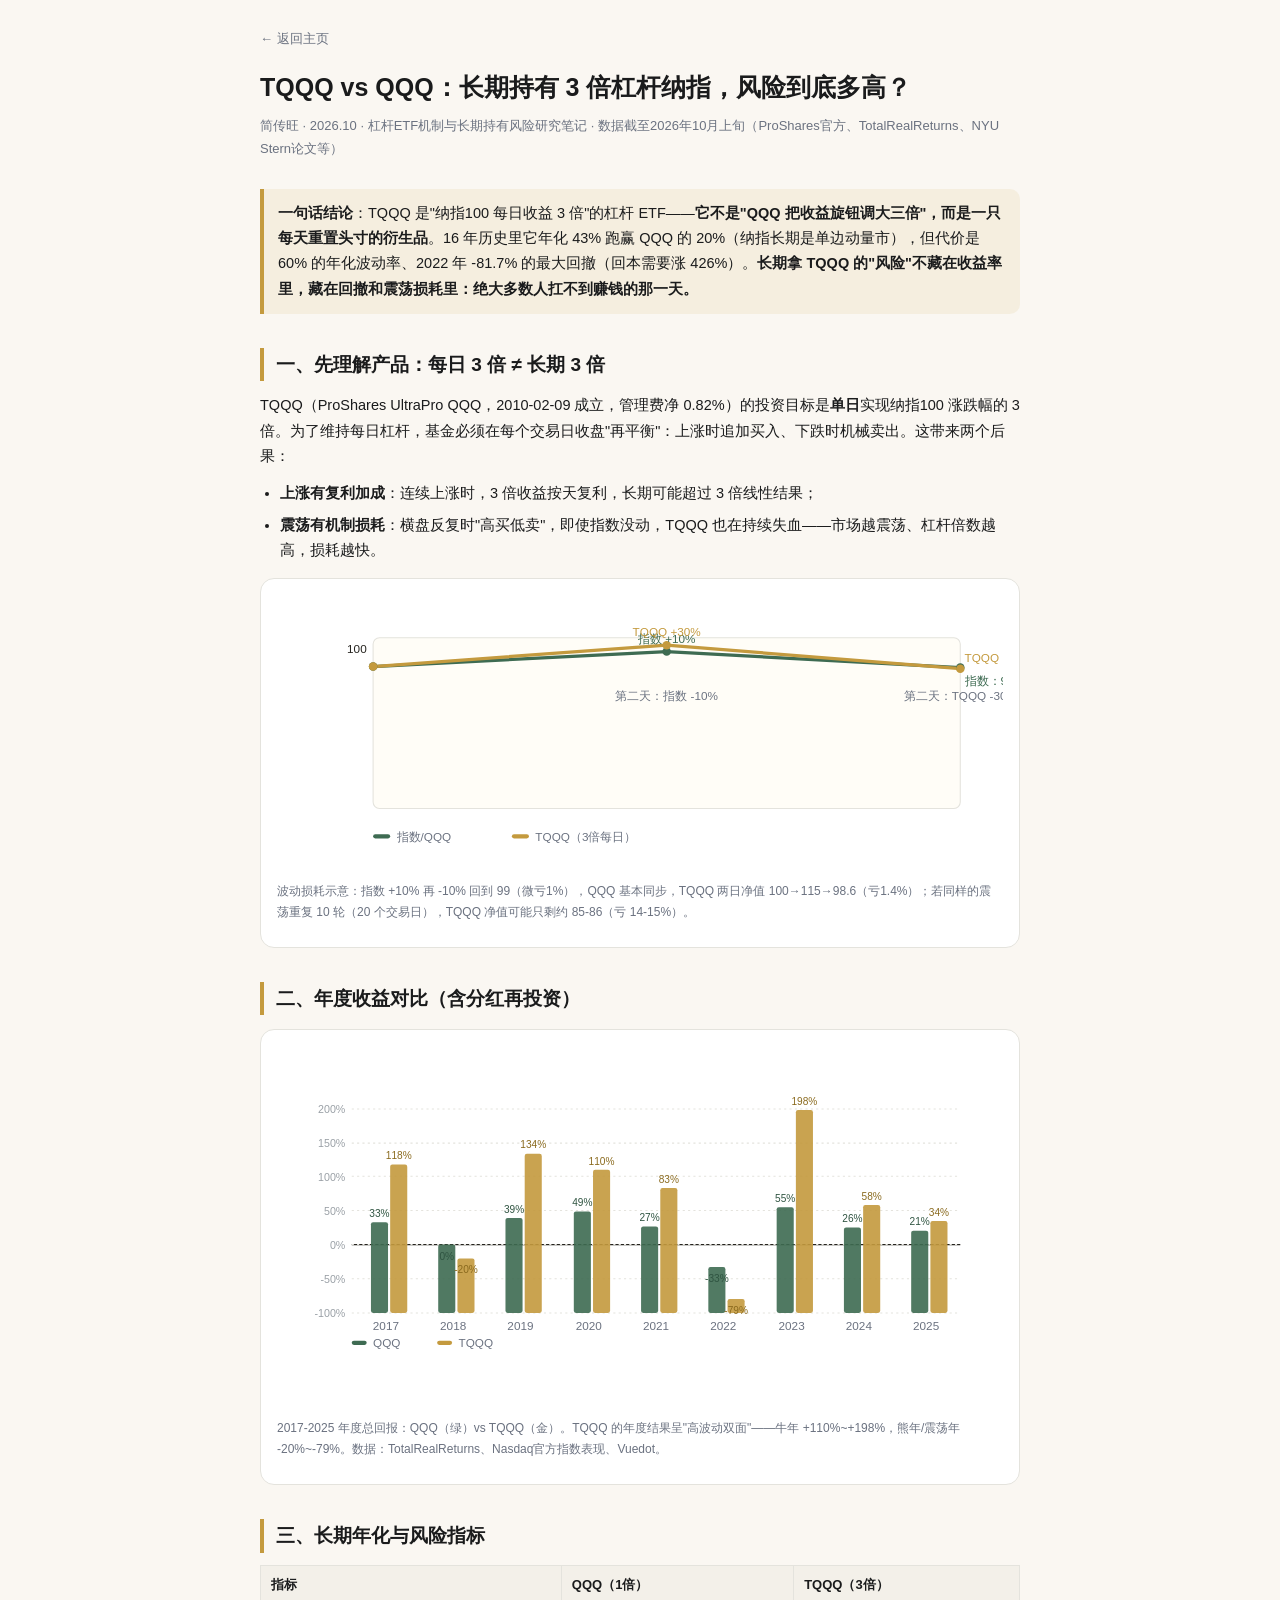
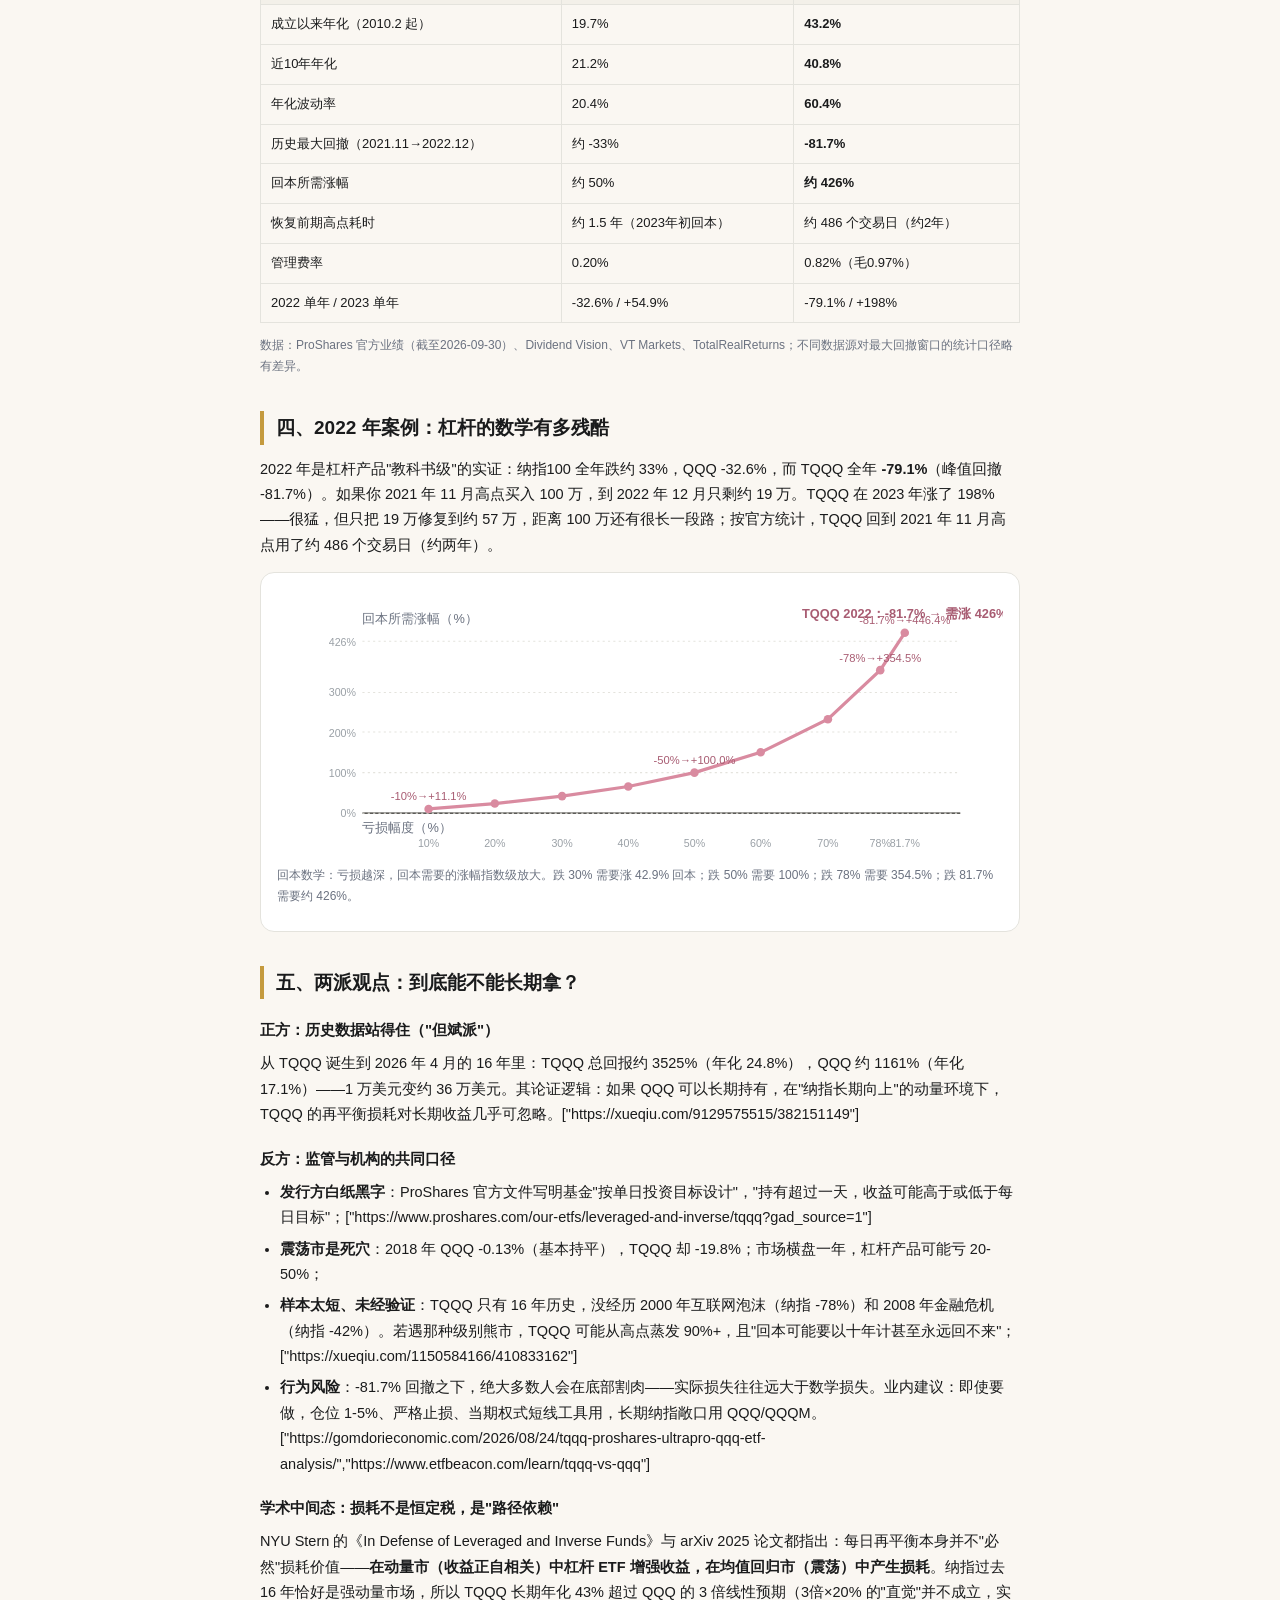
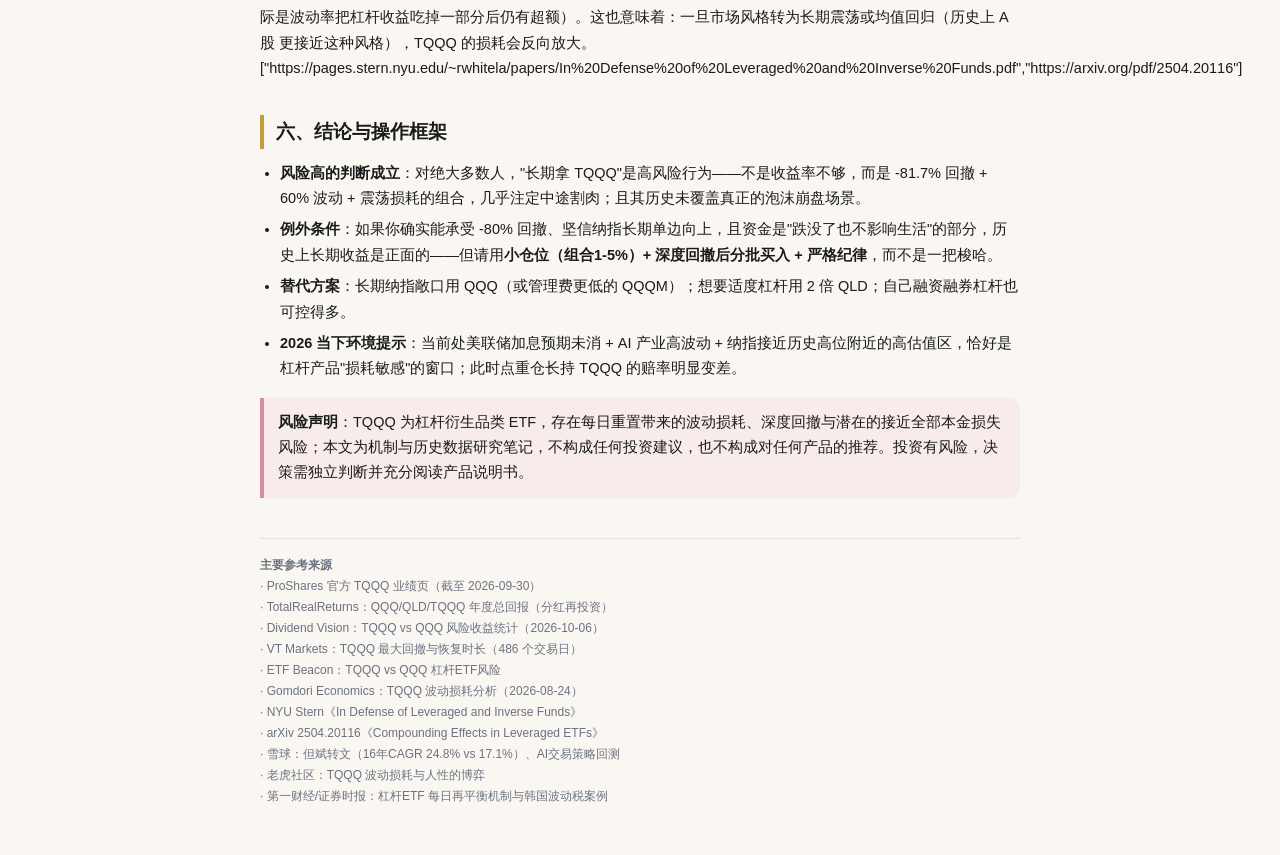
<file: tqqq-vs-qqq.html>
<!DOCTYPE html>
<html lang="zh-CN">
<head>
<meta charset="UTF-8">
<meta name="viewport" content="width=device-width, initial-scale=1.0">
<title>TQQQ vs QQQ：长期持有3倍杠杆纳指，风险到底多高 · 简传旺</title>
<meta name="description" content="TQQQ 是每日3倍做多纳指100的杠杆ETF，长期收益≠3倍。拆解波动损耗机制、2022年-81.7%回撤案例、年度收益对比与两派观点，回答"长时间拿 TQQQ 风险高不高"。" >
<style>
  :root {
    --text: #1A1B1C; --text2: #6B7280; --bg: #FAF7F2; --card: #FFFFFF;
    --line: #E4E3DD; --pine: #3E6B52; --gold: #C49A3E; --blush: #D98BA0;
  }
  * { box-sizing: border-box; margin: 0; padding: 0; }
  body { font-family: -apple-system, "PingFang SC", "Noto Serif SC", "Segoe UI", Arial, sans-serif; background: var(--bg); color: var(--text); line-height: 1.75; padding: 24px 16px 48px; }
  .wrap { max-width: 760px; margin: 0 auto; }
  .toplink { display: inline-block; font-size: 13px; color: var(--text2); text-decoration: none; margin-bottom: 18px; }
  h1 { font-size: 25px; font-weight: 700; line-height: 1.45; margin-bottom: 10px; }
  .meta { font-size: 13px; color: var(--text2); margin-bottom: 28px; }
  h2 { font-size: 19px; font-weight: 600; margin: 34px 0 12px; padding-left: 12px; border-left: 4px solid var(--gold); }
  h3 { font-size: 15px; font-weight: 600; margin: 18px 0 8px; }
  p { font-size: 14.5px; margin-bottom: 12px; }
  ul { margin: 0 0 12px 20px; }
  li { font-size: 14.5px; margin-bottom: 6px; }
  strong { font-weight: 600; }
  .card { background: var(--card); border: 1px solid var(--line); border-radius: 14px; padding: 16px; margin: 14px 0; }
  .keybox { background: rgba(196, 154, 62, 0.10); border-left: 4px solid var(--gold); padding: 12px 14px; border-radius: 0 10px 10px 0; margin: 16px 0; font-size: 14.5px; }
  .warnbox { background: rgba(217, 139, 160, 0.10); border-left: 4px solid var(--blush); padding: 12px 14px; border-radius: 0 10px 10px 0; margin: 16px 0; font-size: 14.5px; }
  .chart-svg svg { width: 100%; height: auto; display: block; margin: 8px 0 4px; }
  .caption { font-size: 12px; color: var(--text2); margin-bottom: 8px; }
  table { width: 100%; border-collapse: collapse; margin: 12px 0; font-size: 13px; }
  th, td { border: 1px solid var(--line); padding: 8px 10px; text-align: left; }
  th { background: #F3F0E9; font-weight: 600; }
  .sources { font-size: 12px; color: var(--text2); margin-top: 40px; padding-top: 16px; border-top: 1px solid var(--line); }
  .sources a { color: var(--pine); word-break: break-all; }
  .disclaimer { font-size: 12px; color: var(--text2); margin-top: 14px; }
</style>
</head>
<body>
<div class="wrap">
  <a class="toplink" href="./">← 返回主页</a>
  <h1>TQQQ vs QQQ：长期持有 3 倍杠杆纳指，风险到底多高？</h1>
  <div class="meta">简传旺 · 2026.10 · 杠杆ETF机制与长期持有风险研究笔记 · 数据截至2026年10月上旬（ProShares官方、TotalRealReturns、NYU Stern论文等）</div>

  <div class="keybox">
    <strong>一句话结论</strong>：TQQQ 是"纳指100 每日收益 3 倍"的杠杆 ETF——<strong>它不是"QQQ 把收益旋钮调大三倍"，而是一只每天重置头寸的衍生品</strong>。16 年历史里它年化 43% 跑赢 QQQ 的 20%（纳指长期是单边动量市），但代价是 60% 的年化波动率、2022 年 -81.7% 的最大回撤（回本需要涨 426%）。<strong>长期拿 TQQQ 的"风险"不藏在收益率里，藏在回撤和震荡损耗里：绝大多数人扛不到赚钱的那一天。</strong>
  </div>

  <h2>一、先理解产品：每日 3 倍 ≠ 长期 3 倍</h2>
  <p>TQQQ（ProShares UltraPro QQQ，2010-02-09 成立，管理费净 0.82%）的投资目标是<strong>单日</strong>实现纳指100 涨跌幅的 3 倍。为了维持每日杠杆，基金必须在每个交易日收盘"再平衡"：上涨时追加买入、下跌时机械卖出。这带来两个后果：</p>
  <ul>
    <li><strong>上涨有复利加成</strong>：连续上涨时，3 倍收益按天复利，长期可能超过 3 倍线性结果；</li>
    <li><strong>震荡有机制损耗</strong>：横盘反复时"高买低卖"，即使指数没动，TQQQ 也在持续失血——市场越震荡、杠杆倍数越高，损耗越快。</li>
  </ul>
  <div class="card">
    <svg xmlns="http://www.w3.org/2000/svg" viewBox="0 0 680 260" width="100%" height="auto" font-family="PingFang SC, Microsoft YaHei, sans-serif"><rect x="90" y="40" width="550" height="160" fill="#FFFDF7" stroke="#E4E3DD" rx="6"/><polyline points="90,67 365,53 640,68" fill="none" stroke="#3E6B52" stroke-width="3"/><polyline points="90,67 365,47 640,69" fill="none" stroke="#C49A3E" stroke-width="3"/><circle cx="90" cy="67" r="4" fill="#3E6B52"/><circle cx="365" cy="53" r="4" fill="#3E6B52"/><circle cx="640" cy="68" r="4" fill="#3E6B52"/><circle cx="90" cy="67" r="4" fill="#C49A3E"/><circle cx="365" cy="47" r="4" fill="#C49A3E"/><circle cx="640" cy="69" r="4" fill="#C49A3E"/><text x="84" y="54.66666666666666" text-anchor="end" font-size="11" fill="#26241F">100</text><text x="365" y="45.33333333333334" text-anchor="middle" font-size="11" fill="#3E6B52">指数 +10%</text><text x="644" y="84.0" font-size="11" fill="#3E6B52">指数：99（-1%）</text><text x="365" y="38.66666666666666" text-anchor="middle" font-size="11" fill="#C49A3E">TQQQ +30%</text><text x="644" y="62.53333333333333" font-size="11" fill="#C49A3E">TQQQ：98.6（-1.4%）</text><text x="365" y="98.0" text-anchor="middle" font-size="11" fill="#6B7280">第二天：指数 -10%</text><text x="640" y="98.53333333333333" text-anchor="middle" font-size="11" fill="#6B7280">第二天：TQQQ -30%</text><rect x="90" y="224" width="16" height="4" rx="2" fill="#3E6B52"/><text x="112" y="230" font-size="11" fill="#6B7280">指数/QQQ</text><rect x="220" y="224" width="16" height="4" rx="2" fill="#C49A3E"/><text x="242" y="230" font-size="11" fill="#6B7280">TQQQ（3倍每日）</text><text x="0" y="0" opacity="0">__SVG_OK__</text></svg>
    <div class="caption">波动损耗示意：指数 +10% 再 -10% 回到 99（微亏1%），QQQ 基本同步，TQQQ 两日净值 100→115→98.6（亏1.4%）；若同样的震荡重复 10 轮（20 个交易日），TQQQ 净值可能只剩约 85-86（亏 14-15%）。</div>
  </div>

  <h2>二、年度收益对比（含分红再投资）</h2>
  <div class="card">
    <svg xmlns="http://www.w3.org/2000/svg" viewBox="0 0 680 340" width="100%" height="auto" font-family="PingFang SC, Microsoft YaHei, sans-serif"><line x1="70" y1="186" x2="640" y2="186" stroke="#26241F" stroke-width="1.2"/><line x1="70" y1="250" x2="640" y2="250" stroke="#E4E3DD" stroke-dasharray="2 3"/><text x="64" y="254.0" text-anchor="end" font-size="10" fill="#9AA0A6">-100%</text><line x1="70" y1="218" x2="640" y2="218" stroke="#E4E3DD" stroke-dasharray="2 3"/><text x="64" y="222.125" text-anchor="end" font-size="10" fill="#9AA0A6">-50%</text><line x1="70" y1="186" x2="640" y2="186" stroke="#E4E3DD" stroke-dasharray="2 3"/><text x="64" y="190.25" text-anchor="end" font-size="10" fill="#9AA0A6">0%</text><line x1="70" y1="154" x2="640" y2="154" stroke="#E4E3DD" stroke-dasharray="2 3"/><text x="64" y="158.375" text-anchor="end" font-size="10" fill="#9AA0A6">50%</text><line x1="70" y1="122" x2="640" y2="122" stroke="#E4E3DD" stroke-dasharray="2 3"/><text x="64" y="126.5" text-anchor="end" font-size="10" fill="#9AA0A6">100%</text><line x1="70" y1="91" x2="640" y2="91" stroke="#E4E3DD" stroke-dasharray="2 3"/><text x="64" y="94.625" text-anchor="end" font-size="10" fill="#9AA0A6">150%</text><line x1="70" y1="59" x2="640" y2="59" stroke="#E4E3DD" stroke-dasharray="2 3"/><text x="64" y="62.75" text-anchor="end" font-size="10" fill="#9AA0A6">200%</text><rect x="88" y="165" width="16" height="85" rx="2" fill="#3E6B52" opacity="0.9"/><text x="96" y="160" text-anchor="middle" font-size="9.5" fill="#2F5441">33%</text><rect x="106" y="111" width="16" height="139" rx="2" fill="#C49A3E" opacity="0.9"/><text x="114" y="106" text-anchor="middle" font-size="9.5" fill="#8A6A1E">118%</text><text x="102" y="266" text-anchor="middle" font-size="11" fill="#6B7280">2017</text><rect x="151" y="186" width="16" height="64" rx="2" fill="#3E6B52" opacity="0.9"/><text x="159" y="200" text-anchor="middle" font-size="9.5" fill="#2F5441">0%</text><rect x="169" y="199" width="16" height="51" rx="2" fill="#C49A3E" opacity="0.9"/><text x="177" y="213" text-anchor="middle" font-size="9.5" fill="#8A6A1E">-20%</text><text x="165" y="266" text-anchor="middle" font-size="11" fill="#6B7280">2018</text><rect x="214" y="161" width="16" height="89" rx="2" fill="#3E6B52" opacity="0.9"/><text x="222" y="156" text-anchor="middle" font-size="9.5" fill="#2F5441">39%</text><rect x="232" y="101" width="16" height="149" rx="2" fill="#C49A3E" opacity="0.9"/><text x="240" y="96" text-anchor="middle" font-size="9.5" fill="#8A6A1E">134%</text><text x="228" y="266" text-anchor="middle" font-size="11" fill="#6B7280">2019</text><rect x="278" y="155" width="16" height="95" rx="2" fill="#3E6B52" opacity="0.9"/><text x="286" y="150" text-anchor="middle" font-size="9.5" fill="#2F5441">49%</text><rect x="296" y="116" width="16" height="134" rx="2" fill="#C49A3E" opacity="0.9"/><text x="304" y="111" text-anchor="middle" font-size="9.5" fill="#8A6A1E">110%</text><text x="292" y="266" text-anchor="middle" font-size="11" fill="#6B7280">2020</text><rect x="341" y="169" width="16" height="81" rx="2" fill="#3E6B52" opacity="0.9"/><text x="349" y="164" text-anchor="middle" font-size="9.5" fill="#2F5441">27%</text><rect x="359" y="133" width="16" height="117" rx="2" fill="#C49A3E" opacity="0.9"/><text x="367" y="128" text-anchor="middle" font-size="9.5" fill="#8A6A1E">83%</text><text x="355" y="266" text-anchor="middle" font-size="11" fill="#6B7280">2021</text><rect x="404" y="207" width="16" height="43" rx="2" fill="#3E6B52" opacity="0.9"/><text x="412" y="221" text-anchor="middle" font-size="9.5" fill="#2F5441">-33%</text><rect x="422" y="237" width="16" height="13" rx="2" fill="#C49A3E" opacity="0.9"/><text x="430" y="251" text-anchor="middle" font-size="9.5" fill="#8A6A1E">-79%</text><text x="418" y="266" text-anchor="middle" font-size="11" fill="#6B7280">2022</text><rect x="468" y="151" width="16" height="99" rx="2" fill="#3E6B52" opacity="0.9"/><text x="476" y="146" text-anchor="middle" font-size="9.5" fill="#2F5441">55%</text><rect x="486" y="60" width="16" height="190" rx="2" fill="#C49A3E" opacity="0.9"/><text x="494" y="55" text-anchor="middle" font-size="9.5" fill="#8A6A1E">198%</text><text x="482" y="266" text-anchor="middle" font-size="11" fill="#6B7280">2023</text><rect x="531" y="170" width="16" height="80" rx="2" fill="#3E6B52" opacity="0.9"/><text x="539" y="165" text-anchor="middle" font-size="9.5" fill="#2F5441">26%</text><rect x="549" y="149" width="16" height="101" rx="2" fill="#C49A3E" opacity="0.9"/><text x="557" y="144" text-anchor="middle" font-size="9.5" fill="#8A6A1E">58%</text><text x="545" y="266" text-anchor="middle" font-size="11" fill="#6B7280">2024</text><rect x="594" y="173" width="16" height="77" rx="2" fill="#3E6B52" opacity="0.9"/><text x="602" y="168" text-anchor="middle" font-size="9.5" fill="#2F5441">21%</text><rect x="612" y="164" width="16" height="86" rx="2" fill="#C49A3E" opacity="0.9"/><text x="620" y="159" text-anchor="middle" font-size="9.5" fill="#8A6A1E">34%</text><text x="608" y="266" text-anchor="middle" font-size="11" fill="#6B7280">2025</text><rect x="70" y="276" width="14" height="4" rx="2" fill="#3E6B52"/><text x="90" y="282" font-size="11" fill="#6B7280">QQQ</text><rect x="150" y="276" width="14" height="4" rx="2" fill="#C49A3E"/><text x="170" y="282" font-size="11" fill="#6B7280">TQQQ</text><text x="0" y="0" opacity="0">__SVG_OK__</text></svg>
    <div class="caption">2017-2025 年度总回报：QQQ（绿）vs TQQQ（金）。TQQQ 的年度结果呈"高波动双面"——牛年 +110%~+198%，熊年/震荡年 -20%~-79%。数据：TotalRealReturns、Nasdaq官方指数表现、Vuedot。</div>
  </div>

  <h2>三、长期年化与风险指标</h2>
  <table>
    <tr><th>指标</th><th>QQQ（1倍）</th><th>TQQQ（3倍）</th></tr>
    <tr><td>成立以来年化（2010.2 起）</td><td>19.7%</td><td><strong>43.2%</strong></td></tr>
    <tr><td>近10年年化</td><td>21.2%</td><td><strong>40.8%</strong></td></tr>
    <tr><td>年化波动率</td><td>20.4%</td><td><strong>60.4%</strong></td></tr>
    <tr><td>历史最大回撤（2021.11→2022.12）</td><td>约 -33%</td><td><strong>-81.7%</strong></td></tr>
    <tr><td>回本所需涨幅</td><td>约 50%</td><td><strong>约 426%</strong></td></tr>
    <tr><td>恢复前期高点耗时</td><td>约 1.5 年（2023年初回本）</td><td>约 486 个交易日（约2年）</td></tr>
    <tr><td>管理费率</td><td>0.20%</td><td>0.82%（毛0.97%）</td></tr>
    <tr><td>2022 单年 / 2023 单年</td><td>-32.6% / +54.9%</td><td>-79.1% / +198%</td></tr>
  </table>
  <div class="caption">数据：ProShares 官方业绩（截至2026-09-30）、Dividend Vision、VT Markets、TotalRealReturns；不同数据源对最大回撤窗口的统计口径略有差异。</div>

  <h2>四、2022 年案例：杠杆的数学有多残酷</h2>
  <p>2022 年是杠杆产品"教科书级"的实证：纳指100 全年跌约 33%，QQQ -32.6%，而 TQQQ 全年 <strong>-79.1%</strong>（峰值回撤 -81.7%）。如果你 2021 年 11 月高点买入 100 万，到 2022 年 12 月只剩约 19 万。TQQQ 在 2023 年涨了 198%——很猛，但只把 19 万修复到约 57 万，距离 100 万还有很长一段路；按官方统计，TQQQ 回到 2021 年 11 月高点用了约 486 个交易日（约两年）。</p>
  <div class="card">
    <svg xmlns="http://www.w3.org/2000/svg" viewBox="0 0 680 250" width="100%" height="auto" font-family="PingFang SC, Microsoft YaHei, sans-serif"><line x1="80" y1="210" x2="640" y2="210" stroke="#26241F" stroke-width="1.2"/><line x1="80" y1="210" x2="640" y2="210" stroke="#E4E3DD" stroke-dasharray="2 3"/><text x="74" y="214.0" text-anchor="end" font-size="10" fill="#9AA0A6">0%</text><line x1="80" y1="172" x2="640" y2="172" stroke="#E4E3DD" stroke-dasharray="2 3"/><text x="74" y="176.22222222222223" text-anchor="end" font-size="10" fill="#9AA0A6">100%</text><line x1="80" y1="134" x2="640" y2="134" stroke="#E4E3DD" stroke-dasharray="2 3"/><text x="74" y="138.44444444444446" text-anchor="end" font-size="10" fill="#9AA0A6">200%</text><line x1="80" y1="97" x2="640" y2="97" stroke="#E4E3DD" stroke-dasharray="2 3"/><text x="74" y="100.66666666666667" text-anchor="end" font-size="10" fill="#9AA0A6">300%</text><line x1="80" y1="49" x2="640" y2="49" stroke="#E4E3DD" stroke-dasharray="2 3"/><text x="74" y="53.06666666666666" text-anchor="end" font-size="10" fill="#9AA0A6">426%</text><text x="80" y="32" font-size="12" fill="#6B7280">回本所需涨幅（%）</text><text x="80" y="228" font-size="12" fill="#6B7280">亏损幅度（%）</text><polyline points="142,206 204,201 267,194 329,185 391,172 453,153 516,122 565,76 588,41" fill="none" stroke="#D98BA0" stroke-width="3"/><circle cx="142" cy="206" r="4" fill="#D98BA0"/><text x="142" y="198" text-anchor="middle" font-size="10.5" fill="#A85C72">-10%→+11.1%</text><circle cx="204" cy="201" r="4" fill="#D98BA0"/><circle cx="267" cy="194" r="4" fill="#D98BA0"/><circle cx="329" cy="185" r="4" fill="#D98BA0"/><circle cx="391" cy="172" r="4" fill="#D98BA0"/><text x="391" y="164" text-anchor="middle" font-size="10.5" fill="#A85C72">-50%→+100.0%</text><circle cx="453" cy="153" r="4" fill="#D98BA0"/><circle cx="516" cy="122" r="4" fill="#D98BA0"/><circle cx="565" cy="76" r="4" fill="#D98BA0"/><text x="565" y="68" text-anchor="middle" font-size="10.5" fill="#A85C72">-78%→+354.5%</text><circle cx="588" cy="41" r="4" fill="#D98BA0"/><text x="588" y="33" text-anchor="middle" font-size="10.5" fill="#A85C72">-81.7%→+446.4%</text><text x="142" y="242" text-anchor="middle" font-size="10" fill="#9AA0A6">10%</text><text x="204" y="242" text-anchor="middle" font-size="10" fill="#9AA0A6">20%</text><text x="267" y="242" text-anchor="middle" font-size="10" fill="#9AA0A6">30%</text><text x="329" y="242" text-anchor="middle" font-size="10" fill="#9AA0A6">40%</text><text x="391" y="242" text-anchor="middle" font-size="10" fill="#9AA0A6">50%</text><text x="453" y="242" text-anchor="middle" font-size="10" fill="#9AA0A6">60%</text><text x="516" y="242" text-anchor="middle" font-size="10" fill="#9AA0A6">70%</text><text x="565" y="242" text-anchor="middle" font-size="10" fill="#9AA0A6">78%</text><text x="588" y="242" text-anchor="middle" font-size="10" fill="#9AA0A6">81.7%</text><text x="588" y="27" text-anchor="middle" font-size="12" font-weight="600" fill="#A85C72">TQQQ 2022：-81.7% → 需涨 426%</text><text x="0" y="0" opacity="0">__SVG_OK__</text></svg>
    <div class="caption">回本数学：亏损越深，回本需要的涨幅指数级放大。跌 30% 需要涨 42.9% 回本；跌 50% 需要 100%；跌 78% 需要 354.5%；跌 81.7% 需要约 426%。</div>
  </div>

  <h2>五、两派观点：到底能不能长期拿？</h2>
  <h3>正方：历史数据站得住（"但斌派"）</h3>
  <p>从 TQQQ 诞生到 2026 年 4 月的 16 年里：TQQQ 总回报约 3525%（年化 24.8%），QQQ 约 1161%（年化 17.1%）——1 万美元变约 36 万美元。其论证逻辑：如果 QQQ 可以长期持有，在"纳指长期向上"的动量环境下，TQQQ 的再平衡损耗对长期收益几乎可忽略。["https://xueqiu.com/9129575515/382151149"]</p>
  <h3>反方：监管与机构的共同口径</h3>
  <ul>
    <li><strong>发行方白纸黑字</strong>：ProShares 官方文件写明基金"按单日投资目标设计"，"持有超过一天，收益可能高于或低于每日目标"；["https://www.proshares.com/our-etfs/leveraged-and-inverse/tqqq?gad_source=1"]</li>
    <li><strong>震荡市是死穴</strong>：2018 年 QQQ -0.13%（基本持平），TQQQ 却 -19.8%；市场横盘一年，杠杆产品可能亏 20-50%；</li>
    <li><strong>样本太短、未经验证</strong>：TQQQ 只有 16 年历史，没经历 2000 年互联网泡沫（纳指 -78%）和 2008 年金融危机（纳指 -42%）。若遇那种级别熊市，TQQQ 可能从高点蒸发 90%+，且"回本可能要以十年计甚至永远回不来"；["https://xueqiu.com/1150584166/410833162"]</li>
    <li><strong>行为风险</strong>：-81.7% 回撤之下，绝大多数人会在底部割肉——实际损失往往远大于数学损失。业内建议：即使要做，仓位 1-5%、严格止损、当期权式短线工具用，长期纳指敞口用 QQQ/QQQM。["https://gomdorieconomic.com/2026/08/24/tqqq-proshares-ultrapro-qqq-etf-analysis/","https://www.etfbeacon.com/learn/tqqq-vs-qqq"]</li>
  </ul>
  <h3>学术中间态：损耗不是恒定税，是"路径依赖"</h3>
  <p>NYU Stern 的《In Defense of Leveraged and Inverse Funds》与 arXiv 2025 论文都指出：每日再平衡本身并不"必然"损耗价值——<strong>在动量市（收益正自相关）中杠杆 ETF 增强收益，在均值回归市（震荡）中产生损耗</strong>。纳指过去 16 年恰好是强动量市场，所以 TQQQ 长期年化 43% 超过 QQQ 的 3 倍线性预期（3倍×20% 的"直觉"并不成立，实际是波动率把杠杆收益吃掉一部分后仍有超额）。这也意味着：一旦市场风格转为长期震荡或均值回归（历史上 A股 更接近这种风格），TQQQ 的损耗会反向放大。["https://pages.stern.nyu.edu/~rwhitela/papers/In%20Defense%20of%20Leveraged%20and%20Inverse%20Funds.pdf","https://arxiv.org/pdf/2504.20116"]</p>

  <h2>六、结论与操作框架</h2>
  <ul>
    <li><strong>风险高的判断成立</strong>：对绝大多数人，"长期拿 TQQQ"是高风险行为——不是收益率不够，而是 -81.7% 回撤 + 60% 波动 + 震荡损耗的组合，几乎注定中途割肉；且其历史未覆盖真正的泡沫崩盘场景。</li>
    <li><strong>例外条件</strong>：如果你确实能承受 -80% 回撤、坚信纳指长期单边向上，且资金是"跌没了也不影响生活"的部分，历史上长期收益是正面的——但请用<b>小仓位（组合1-5%）+ 深度回撤后分批买入 + 严格纪律</b>，而不是一把梭哈。</li>
    <li><strong>替代方案</strong>：长期纳指敞口用 QQQ（或管理费更低的 QQQM）；想要适度杠杆用 2 倍 QLD；自己融资融券杠杆也可控得多。</li>
    <li><strong>2026 当下环境提示</strong>：当前处美联储加息预期未消 + AI 产业高波动 + 纳指接近历史高位附近的高估值区，恰好是杠杆产品"损耗敏感"的窗口；此时点重仓长持 TQQQ 的赔率明显变差。</li>
  </ul>

  <div class="warnbox"><strong>风险声明</strong>：TQQQ 为杠杆衍生品类 ETF，存在每日重置带来的波动损耗、深度回撤与潜在的接近全部本金损失风险；本文为机制与历史数据研究笔记，不构成任何投资建议，也不构成对任何产品的推荐。投资有风险，决策需独立判断并充分阅读产品说明书。</div>

  <div class="sources">
    <strong>主要参考来源</strong><br>
    · ProShares 官方 TQQQ 业绩页（截至 2026-09-30）<br>
    · TotalRealReturns：QQQ/QLD/TQQQ 年度总回报（分红再投资）<br>
    · Dividend Vision：TQQQ vs QQQ 风险收益统计（2026-10-06）<br>
    · VT Markets：TQQQ 最大回撤与恢复时长（486 个交易日）<br>
    · ETF Beacon：TQQQ vs QQQ 杠杆ETF风险<br>
    · Gomdori Economics：TQQQ 波动损耗分析（2026-08-24）<br>
    · NYU Stern《In Defense of Leveraged and Inverse Funds》<br>
    · arXiv 2504.20116《Compounding Effects in Leveraged ETFs》<br>
    · 雪球：但斌转文（16年CAGR 24.8% vs 17.1%）、AI交易策略回测<br>
    · 老虎社区：TQQQ 波动损耗与人性的博弈<br>
    · 第一财经/证券时报：杠杆ETF 每日再平衡机制与韩国波动税案例
  </div>
</div>
</body>
</html>
</file>
<file: assets/css/style.css>
/* ============================================================
   Research Log · 研究日志 —— 个人主页设计系统（路线 E）
   主题：金融投研 · 宏观与固收方向 · 大类资产轮动
   Palette: cream #FAF6EF / paper #FFFDF7 / pine #3E6B52 /
            gold #C49A3E / blush #D98BA0 / ink #26241F
   Type: Libre Caslon Text (serif) + Noto Serif SC + Caveat (手账点缀)
   ============================================================ */

:root {
  --cream: #FAF6EF;
  --cream-deep: #F0E9DB;
  --paper: #FFFDF7;
  --ink: #26241F;
  --ink-soft: #5A5449;
  --meta: #8C8577;
  --pine: #3E6B52;
  --pine-deep: #2F5441;
  --gold: #C49A3E;
  --gold-deep: #A87F28;
  --blush: #D98BA0;
  --blush-deep: #A45E76;
  --sage-soft: #8FB5A0;
  --lilac: #B9A7CC;
  --serif: "Libre Caslon Text", "Noto Serif SC", Georgia, "Songti SC", serif;
  --hand: "Caveat", "Noto Serif SC", cursive;
  --hairline: rgba(38, 36, 31, 0.14);
  --hairline-soft: rgba(38, 36, 31, 0.09);
}

* { margin: 0; padding: 0; box-sizing: border-box; }

html { scroll-behavior: smooth; }

body {
  background: var(--cream);
  color: var(--ink);
  font-family: var(--serif);
  font-size: 16px;
  line-height: 1.8;
  -webkit-font-smoothing: antialiased;
  overflow-x: hidden;
}

a { color: inherit; text-decoration: none; }

::selection { background: rgba(62, 107, 82, 0.22); color: var(--ink); }

/* —— 纸张噪点（全局覆盖） —— */
body::after {
  content: "";
  position: fixed;
  inset: 0;
  z-index: 999;
  pointer-events: none;
  opacity: 0.3;
  mix-blend-mode: multiply;
  background-image: url("data:image/svg+xml,%3Csvg xmlns='http://www.w3.org/2000/svg' width='300' height='300'%3E%3Cfilter id='n'%3E%3CfeTurbulence type='fractalNoise' baseFrequency='0.82' numOctaves='2' stitchTiles='stitch'/%3E%3C/filter%3E%3Crect width='100%25' height='100%25' filter='url(%23n)' opacity='0.5'/%3E%3C/svg%3E");
}

/* ============ 研究网格 + 资产轮动背景 ============ */

.finance-field {
  position: fixed;
  inset: 0;
  z-index: -1;
  overflow: hidden;
  background-image:
    linear-gradient(rgba(38, 36, 31, 0.045) 1px, transparent 1px),
    linear-gradient(90deg, rgba(38, 36, 31, 0.045) 1px, transparent 1px);
  background-size: 64px 64px;
  -webkit-mask-image: linear-gradient(to bottom, rgba(0,0,0,0.9), transparent 90%);
  mask-image: linear-gradient(to bottom, rgba(0,0,0,0.9), transparent 90%);
}

.trend-line {
  position: absolute;
  left: 0;
  bottom: -40px;
  width: 100%;
  height: 340px;
  pointer-events: none;
}

/* ============ 通用 ============ */

.wrap { max-width: 880px; margin: 0 auto; padding: 0 28px; }

.hand { font-family: var(--hand); font-weight: 700; }

.serif { font-family: var(--serif); }

.chip {
  display: inline-block;
  font-family: var(--serif);
  font-size: 13px;
  color: var(--ink-soft);
  background: rgba(255, 253, 248, 0.8);
  border: 1px solid var(--hairline);
  border-radius: 999px;
  padding: 4px 14px 5px;
}

.chip--pink    { border-color: rgba(217,139,160,0.55); color: var(--blush-deep); background: rgba(217,139,160,0.10); }
.chip--sage    { border-color: rgba(62,107,82,0.50); color: var(--pine-deep); background: rgba(62,107,82,0.10); }
.chip--mustard { border-color: rgba(196,154,62,0.55); color: #8A6A1E; background: rgba(196,154,62,0.12); }
.chip--lilac   { border-color: rgba(185,167,204,0.6); color: #6D56A0; background: rgba(185,167,204,0.14); }
.chip--ghost   { border-style: dashed; color: var(--meta); background: transparent; }

.link {
  color: var(--ink);
  background-image: linear-gradient(currentColor, currentColor);
  background-position: 0 100%;
  background-repeat: no-repeat;
  background-size: 0% 1.5px;
  transition: background-size 0.28s ease, color 0.22s ease;
  padding-bottom: 2px;
}
.link:hover { background-size: 100% 1.5px; color: var(--pine); }

/* 波浪分隔线 */
.wave { display: block; width: 100%; height: 26px; color: rgba(38,36,31,0.20); }

.section { padding: 72px 0; position: relative; }

.section-head { margin-bottom: 34px; }
.section-head .no {
  font-family: var(--hand);
  font-size: 22px;
  color: var(--gold);
  display: flex;
  align-items: center;
  gap: 10px;
  margin-bottom: 2px;
}
.section-head .no::after { content: ""; width: 46px; height: 1.5px; background: rgba(196,154,62,0.55); }
.section-head h2 { font-family: var(--serif); font-weight: 700; font-size: clamp(28px, 4vw, 40px); line-height: 1.25; }

/* ============ 顶部栏 ============ */

.site-header {
  position: sticky;
  top: 0;
  z-index: 60;
  background: rgba(250, 246, 239, 0.84);
  backdrop-filter: blur(12px);
  border-bottom: 1px solid var(--hairline-soft);
}

.site-header .wrap {
  display: flex;
  align-items: center;
  justify-content: space-between;
  gap: 14px;
  padding-top: 14px;
  padding-bottom: 14px;
  flex-wrap: wrap;
}

.brand { font-family: var(--serif); font-weight: 700; font-size: 18px; }
.brand .dot { color: var(--gold); }

.nav { display: flex; gap: 10px; flex-wrap: wrap; }
.nav a {
  font-family: var(--serif);
  font-size: 14px;
  color: var(--ink-soft);
  border-radius: 999px;
  padding: 5px 15px;
  border: 1px solid transparent;
  transition: background 0.22s ease, color 0.22s ease, border-color 0.22s ease;
}
.nav a:hover { background: rgba(62, 107, 82, 0.10); color: var(--pine-deep); border-color: rgba(62,107,82,0.35); }

/* ============ Hero ============ */

.hero { padding: 104px 0 72px; text-align: center; position: relative; }

.hero-chart {
  position: absolute;
  right: 20px;
  bottom: 16px;
  width: min(360px, 46vw);
  opacity: 0.9;
  pointer-events: none;
}

.hero .hello { font-size: 30px; color: var(--blush-deep); margin-bottom: 8px; display: block; }
.hero h1 {
  font-family: var(--serif);
  font-weight: 700;
  font-size: clamp(46px, 7.5vw, 82px);
  line-height: 1.06;
  letter-spacing: -0.01em;
  margin-bottom: 24px;
}
.hero h1 .accent { font-style: italic; }
.hero h1 .accent--pink    { color: #C26B86; }
.hero h1 .accent--sage    { color: var(--pine); }
.hero .lede { font-size: 18px; color: var(--ink-soft); max-width: 32em; margin: 0 auto 30px; }

.hero .annot {
  font-family: var(--hand);
  font-size: 21px;
  color: #8A6A1E;
  transform: rotate(-3deg);
  display: inline-block;
  margin-top: 4px;
}

.hero .chip-row { display: flex; gap: 10px; justify-content: center; flex-wrap: wrap; }

/* ============ Now 便签 ============ */

.now-panel {
  background: rgba(255, 253, 248, 0.88);
  border: 1.5px solid rgba(62, 107, 82, 0.28);
  border-radius: 16px;
  padding: 28px 30px;
  position: relative;
}
.now-panel::before {
  content: "";
  position: absolute;
  top: 0; left: 0; right: 0;
  height: 3px;
  background: linear-gradient(90deg, var(--pine), var(--gold));
  border-radius: 3px 3px 0 0;
}
.now-panel .hand { font-size: 24px; color: var(--pine-deep); margin-bottom: 10px; display: block; }
.now-panel ul { list-style: none; }
.now-panel li { display: flex; gap: 12px; align-items: baseline; padding: 9px 0; }
.now-panel li::before { content: "▸"; color: var(--gold); font-size: 14px; }
.now-panel .k { font-family: var(--hand); font-size: 19px; color: var(--pine); flex: 0 0 74px; }

/* ============ Journal 研报卡流 ============ */

.note-grid {
  display: grid;
  grid-template-columns: repeat(auto-fit, minmax(240px, 1fr));
  gap: 22px;
}

.note {
  background: var(--paper);
  border: 1px solid var(--hairline-soft);
  border-top: 3px solid var(--note-c, var(--gold));
  border-radius: 10px;
  padding: 20px 20px 16px;
  position: relative;
  transition: transform 0.3s ease, box-shadow 0.3s ease;
}
.note:nth-child(3n+1) { --note-c: var(--pine); }
.note:nth-child(3n+2) { --note-c: var(--gold); }
.note:nth-child(3n)   { --note-c: var(--blush); }
.note:hover { transform: translateY(-4px); box-shadow: 0 14px 34px rgba(38,36,31,0.10); }

.note .date { font-family: var(--hand); font-size: 19px; color: #8A6A1E; }
.note .title { font-family: var(--serif); font-size: 17.5px; font-weight: 700; line-height: 1.45; display: block; margin: 6px 0 12px; }
.note .title:hover { color: var(--pine); }
.note .tags { display: flex; gap: 6px; flex-wrap: wrap; }

/* 年册 */
.letter {
  margin-top: 30px;
  border-radius: 14px;
  background: linear-gradient(120deg, rgba(196,154,62,0.16), rgba(250,246,239,0.4));
  border: 1px solid rgba(196,154,62,0.40);
  padding: 26px 28px;
  display: grid;
  grid-template-columns: auto 1fr auto;
  gap: 20px;
  align-items: center;
  transition: transform 0.28s ease, box-shadow 0.28s ease;
}
.letter:hover { transform: translateY(-3px); box-shadow: 0 12px 30px rgba(38,36,31,0.08); }
.letter .seal {
  width: 62px; height: 62px;
  border-radius: 50%;
  background: var(--gold);
  color: #5C4A0B;
  font-family: var(--hand);
  font-size: 22px;
  display: flex; align-items: center; justify-content: center;
  transform: rotate(-8deg);
  box-shadow: inset 0 -2px 0 rgba(0,0,0,0.08);
}
.letter .ttl { font-family: var(--serif); font-size: 19px; font-weight: 700; }
.letter .sub { font-size: 14px; color: var(--ink-soft); }
.letter .go { font-family: var(--hand); font-size: 20px; color: #8A6A1E; }

.sample-note { margin-top: 16px; font-family: var(--hand); font-size: 18px; color: var(--meta); text-align: center; }

/* ============ Projects 画廊 ============ */

.project-grid {
  display: grid;
  grid-template-columns: repeat(auto-fit, minmax(250px, 1fr));
  gap: 24px;
}

.pcard {
  border-radius: 14px;
  overflow: hidden;
  background: var(--paper);
  border: 1px solid var(--hairline-soft);
  transition: transform 0.3s ease, box-shadow 0.3s ease;
}
.pcard:hover { transform: translateY(-5px); box-shadow: 0 16px 40px rgba(38,36,31,0.12); }

.pcard .cover {
  height: 130px;
  position: relative;
  display: flex; align-items: center; justify-content: center;
  font-family: var(--hand);
  font-size: 26px;
  color: rgba(38,36,31,0.74);
  overflow: hidden;
}
.pcard .cover::before {
  content: "";
  position: absolute;
  inset: 0;
  background-image:
    linear-gradient(rgba(255,255,255,0.28) 1px, transparent 1px),
    linear-gradient(90deg, rgba(255,255,255,0.28) 1px, transparent 1px);
  background-size: 26px 26px;
  opacity: 0.35;
}
.cover--pink    { background: linear-gradient(135deg, rgba(217,139,160,0.72), rgba(217,139,160,0.30)); }
.cover--sage    { background: linear-gradient(135deg, rgba(62,107,82,0.80), rgba(62,107,82,0.32)); }
.cover--mustard { background: linear-gradient(135deg, rgba(196,154,62,0.80), rgba(196,154,62,0.32)); }
.cover--lilac   { background: linear-gradient(135deg, rgba(185,167,204,0.75), rgba(185,167,204,0.30)); }

.pcard .body { padding: 16px 18px 14px; }
.pcard h3 { font-family: var(--serif); font-size: 18px; font-weight: 700; }
.pcard .desc { font-size: 14px; color: var(--ink-soft); margin: 6px 0 12px; }
.pcard .links { display: flex; gap: 16px; }
.pcard .links a { font-family: var(--hand); font-size: 18px; color: var(--pine); }
.pcard .links a:hover { color: var(--blush-deep); }

/* ============ Publications 策展书单 ============ */

.pub-group { margin-bottom: 36px; }
.pub-group h3 {
  font-family: var(--hand);
  font-size: 26px;
  margin-bottom: 6px;
  padding-left: 14px;
  border-left: 6px solid var(--pub-color, var(--blush));
}
.pub-group[data-c="pink"]    { --pub-color: var(--blush); }
.pub-group[data-c="sage"]    { --pub-color: var(--pine); }
.pub-group[data-c="mustard"] { --pub-color: var(--gold); }

.pub-row {
  display: flex;
  justify-content: space-between;
  align-items: baseline;
  gap: 16px;
  padding: 13px 6px;
  border-bottom: 1px dashed var(--hairline-soft);
  flex-wrap: wrap;
}
.pub-row:hover .pub-title { color: var(--pine); }
.pub-title { font-family: var(--serif); font-size: 17px; font-weight: 700; transition: color 0.2s ease; }
.pub-meta { font-size: 13.5px; color: var(--ink-soft); font-style: italic; margin-top: 2px; }
.pub-meta a { color: var(--pine); }
.pub-links { display: flex; gap: 8px; }

/* ============ Contact 签名区 ============ */

.contact-card {
  text-align: center;
  border: 1.5px solid rgba(62, 107, 82, 0.30);
  border-radius: 18px;
  background: rgba(255, 253, 248, 0.88);
  padding: 48px 32px;
}
.contact-card .hand { font-size: 44px; color: var(--blush-deep); line-height: 1.2; }
.contact-card .sub { color: var(--ink-soft); margin: 8px 0 28px; }

.social-list {
  list-style: none;
  display: flex;
  flex-wrap: wrap;
  justify-content: center;
  gap: 10px;
  margin-bottom: 30px;
}
.social-list li { flex: 1 1 200px; max-width: 260px; }
.social-list a {
  display: block;
  font-family: var(--serif);
  font-size: 15px;
  color: var(--ink-soft);
  border: 1px solid var(--hairline);
  border-radius: 999px;
  padding: 10px 16px;
  transition: all 0.22s ease;
}
.social-list a:hover { background: rgba(62,107,82,0.10); border-color: rgba(62,107,82,0.4); color: var(--pine-deep); transform: rotate(-1deg); }
.social-list .k { font-family: var(--hand); font-size: 18px; margin-right: 8px; color: var(--gold); }

.btn-row { display: flex; gap: 12px; justify-content: center; flex-wrap: wrap; }

.btn {
  display: inline-block;
  font-family: var(--serif);
  font-size: 15px;
  font-weight: 700;
  color: #fff;
  background: linear-gradient(120deg, #4C7F62, var(--pine-deep));
  border-radius: 999px;
  padding: 13px 30px;
  transition: transform 0.22s ease, box-shadow 0.22s ease;
  box-shadow: 0 6px 18px rgba(47,84,65,0.28);
}
.btn:hover { transform: translateY(-2px); box-shadow: 0 10px 26px rgba(47,84,65,0.34); }
.btn--sage { background: linear-gradient(120deg, #D3A84E, var(--gold-deep)); box-shadow: 0 6px 18px rgba(168,127,40,0.26); }
.btn--line { background: transparent; color: var(--blush-deep); border: 1.5px solid rgba(217,139,160,0.6); box-shadow: none; }
.btn--line:hover { background: rgba(217,139,160,0.1); }

/* ============ 页脚 ============ */

.site-footer { padding: 40px 0 60px; text-align: center; }
.site-footer .hand { font-size: 19px; color: var(--meta); line-height: 2; }
.site-footer a { color: var(--ink-soft); }
.site-footer a:hover { color: var(--pine); }

/* ============ 404 ============ */

.err-page { min-height: 72vh; display: flex; align-items: center; justify-content: center; text-align: center; }
.err-page .num { font-family: var(--serif); font-size: clamp(80px, 16vw, 150px); font-weight: 700; line-height: 1; color: var(--blush-deep); }
.err-page .hand { font-size: 30px; color: var(--pine-deep); }

/* ============ 动效 ============ */

@keyframes rise {
  from { opacity: 0; transform: translateY(14px); }
  to { opacity: 1; transform: translateY(0); }
}
.rise { animation: rise 0.75s ease both; }
.rise-1 { animation-delay: 0.1s; }
.rise-2 { animation-delay: 0.2s; }
.rise-3 { animation-delay: 0.3s; }

@media (prefers-reduced-motion: reduce) {
  html { scroll-behavior: auto; }
  .rise { animation: none; }
  .trend-line { animation: none; }
}

/* ============ 移动端 ============ */

@media (max-width: 640px) {
  .wrap { padding: 0 20px; }
  .hero { padding: 72px 0 52px; }
  .hero-chart { display: none; }
  .letter { grid-template-columns: 1fr; text-align: center; }
  .letter .seal { margin: 0 auto; }
  .section { padding: 56px 0; }
  .contact-card { padding: 36px 22px; }
  .site-header .wrap { justify-content: center; }
}
</file>
